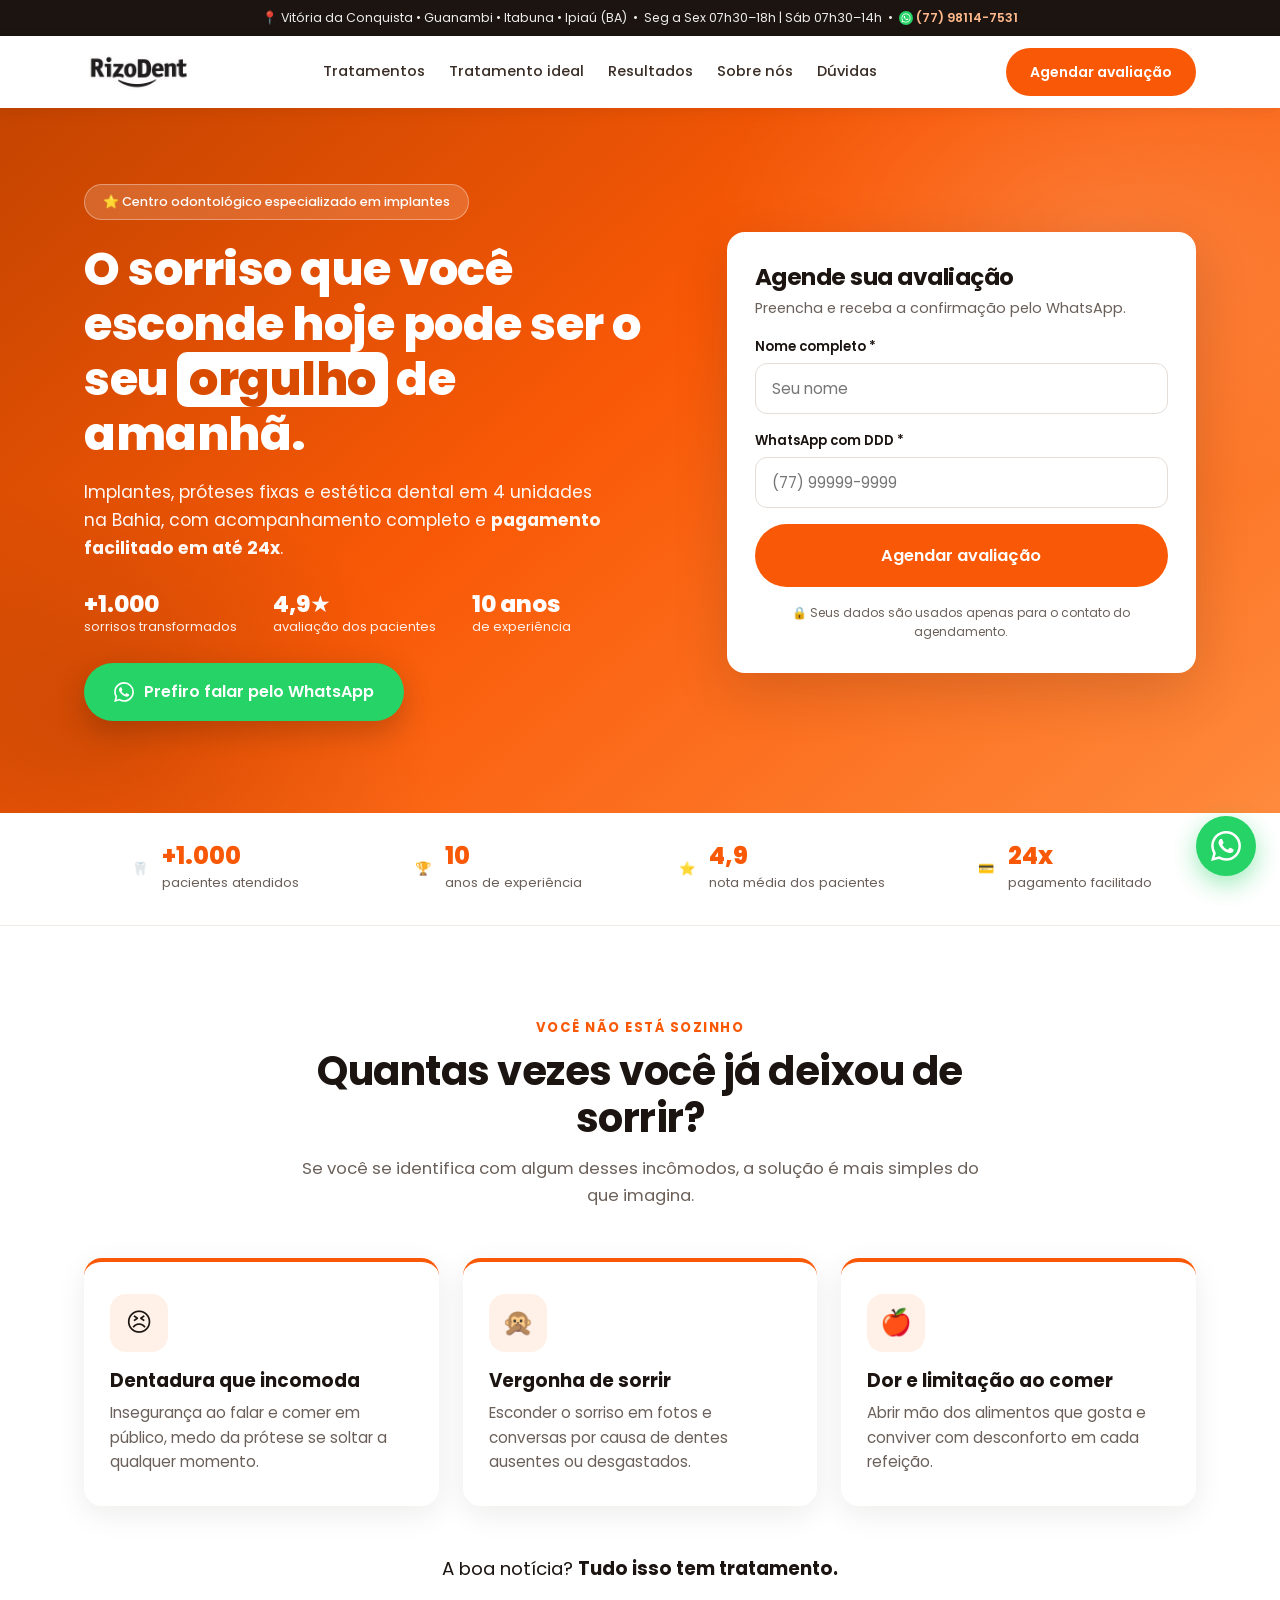
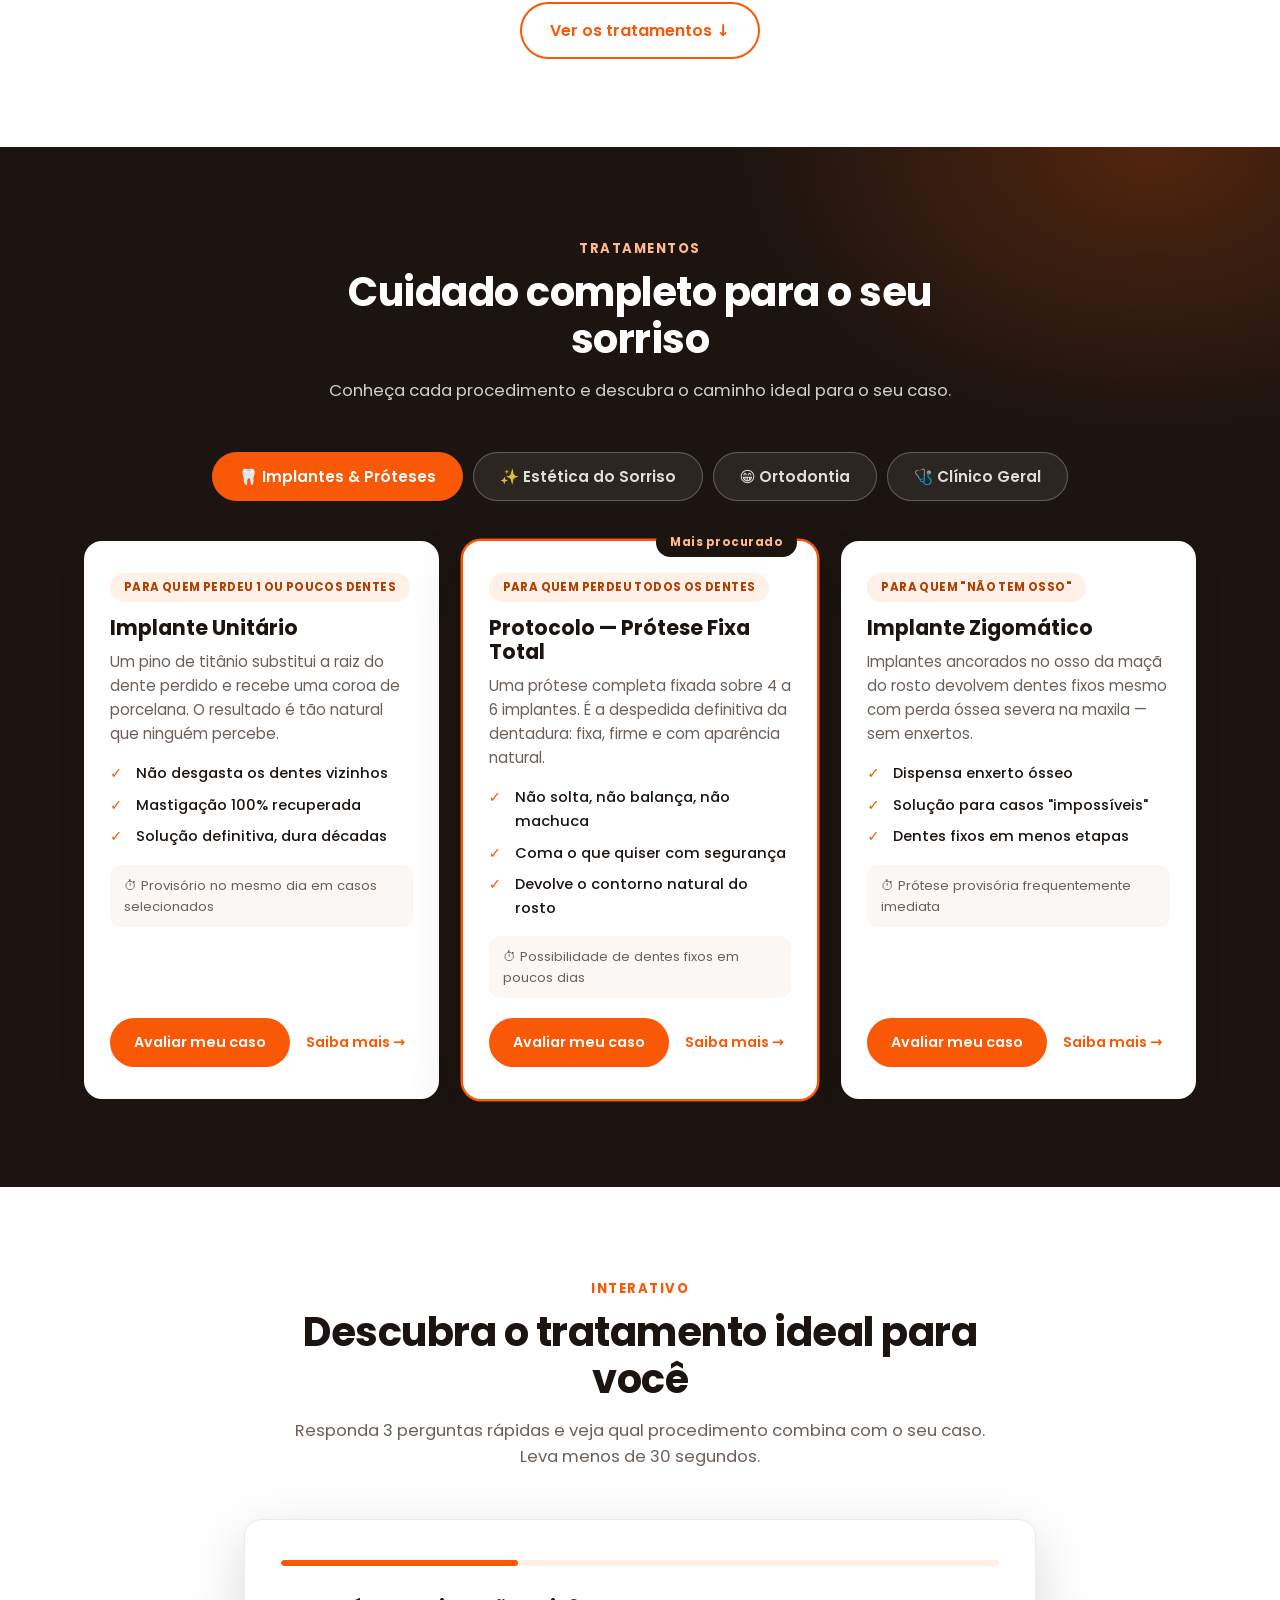
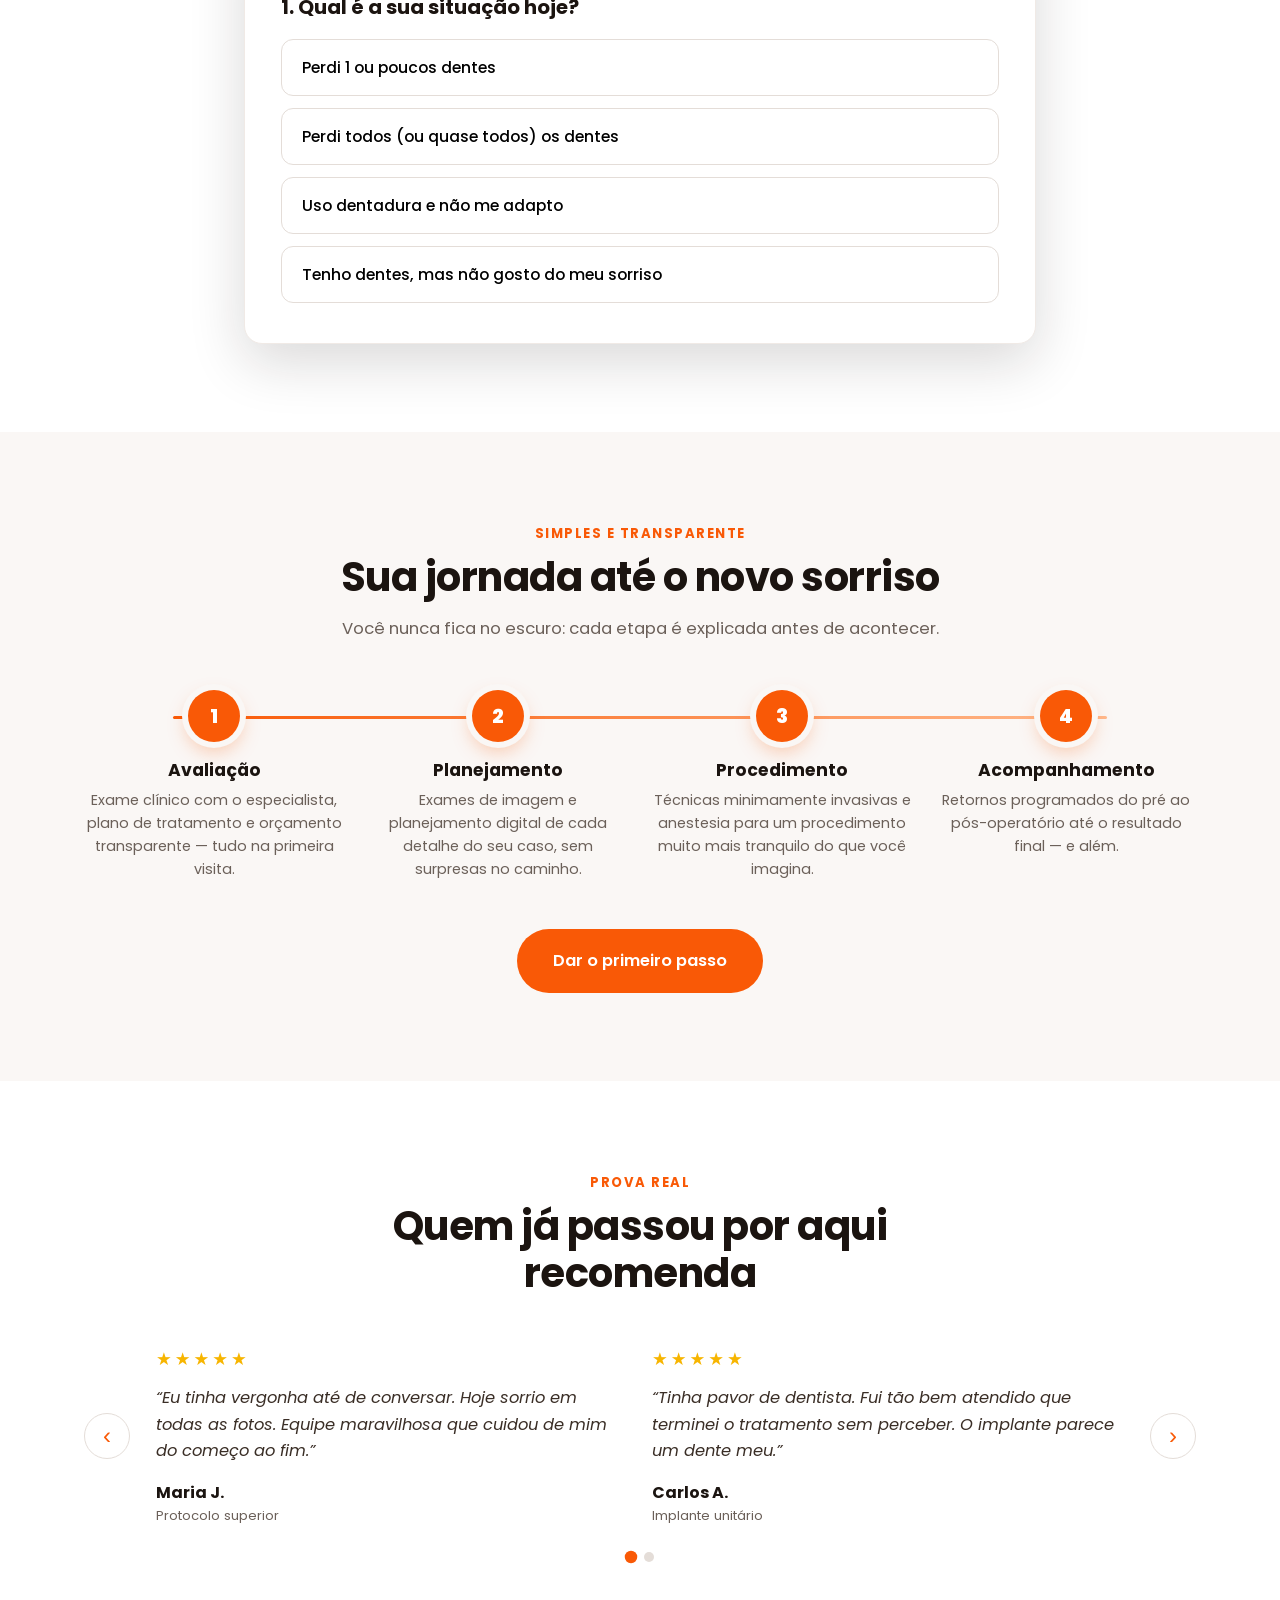
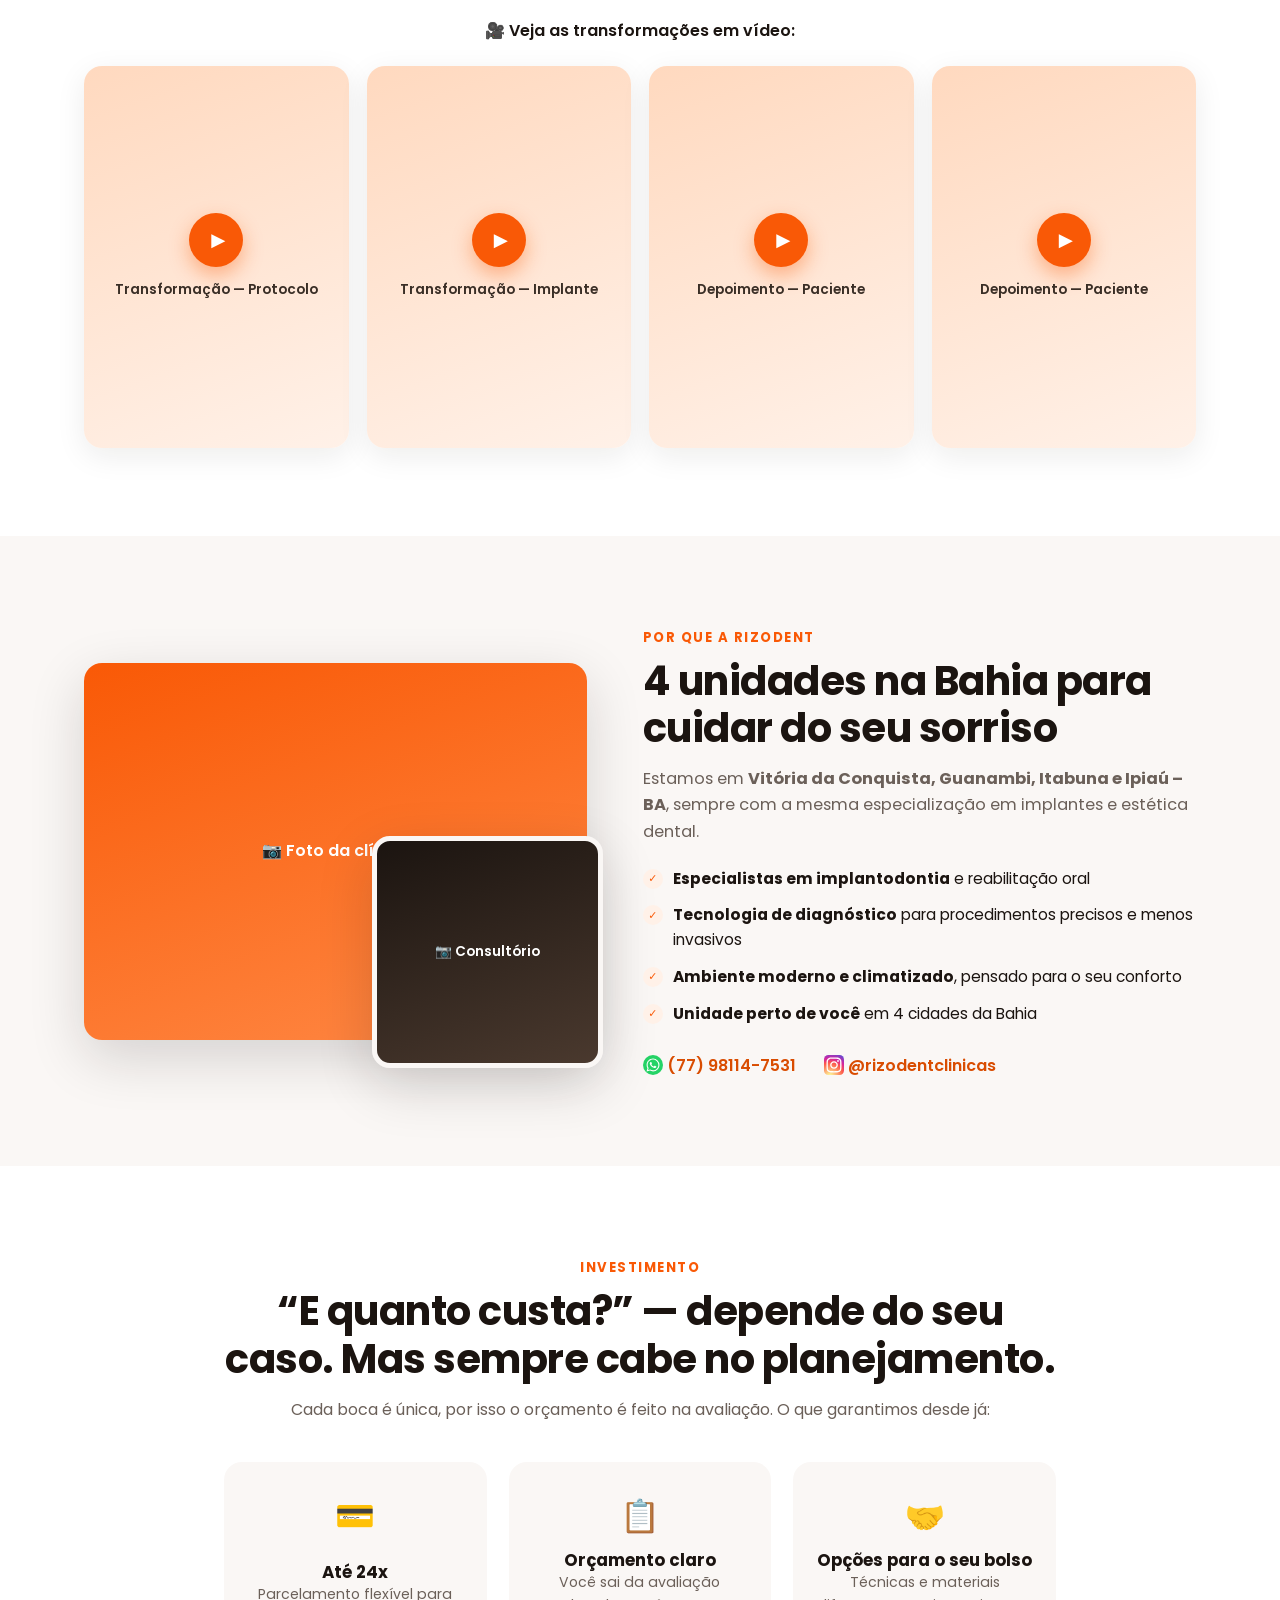
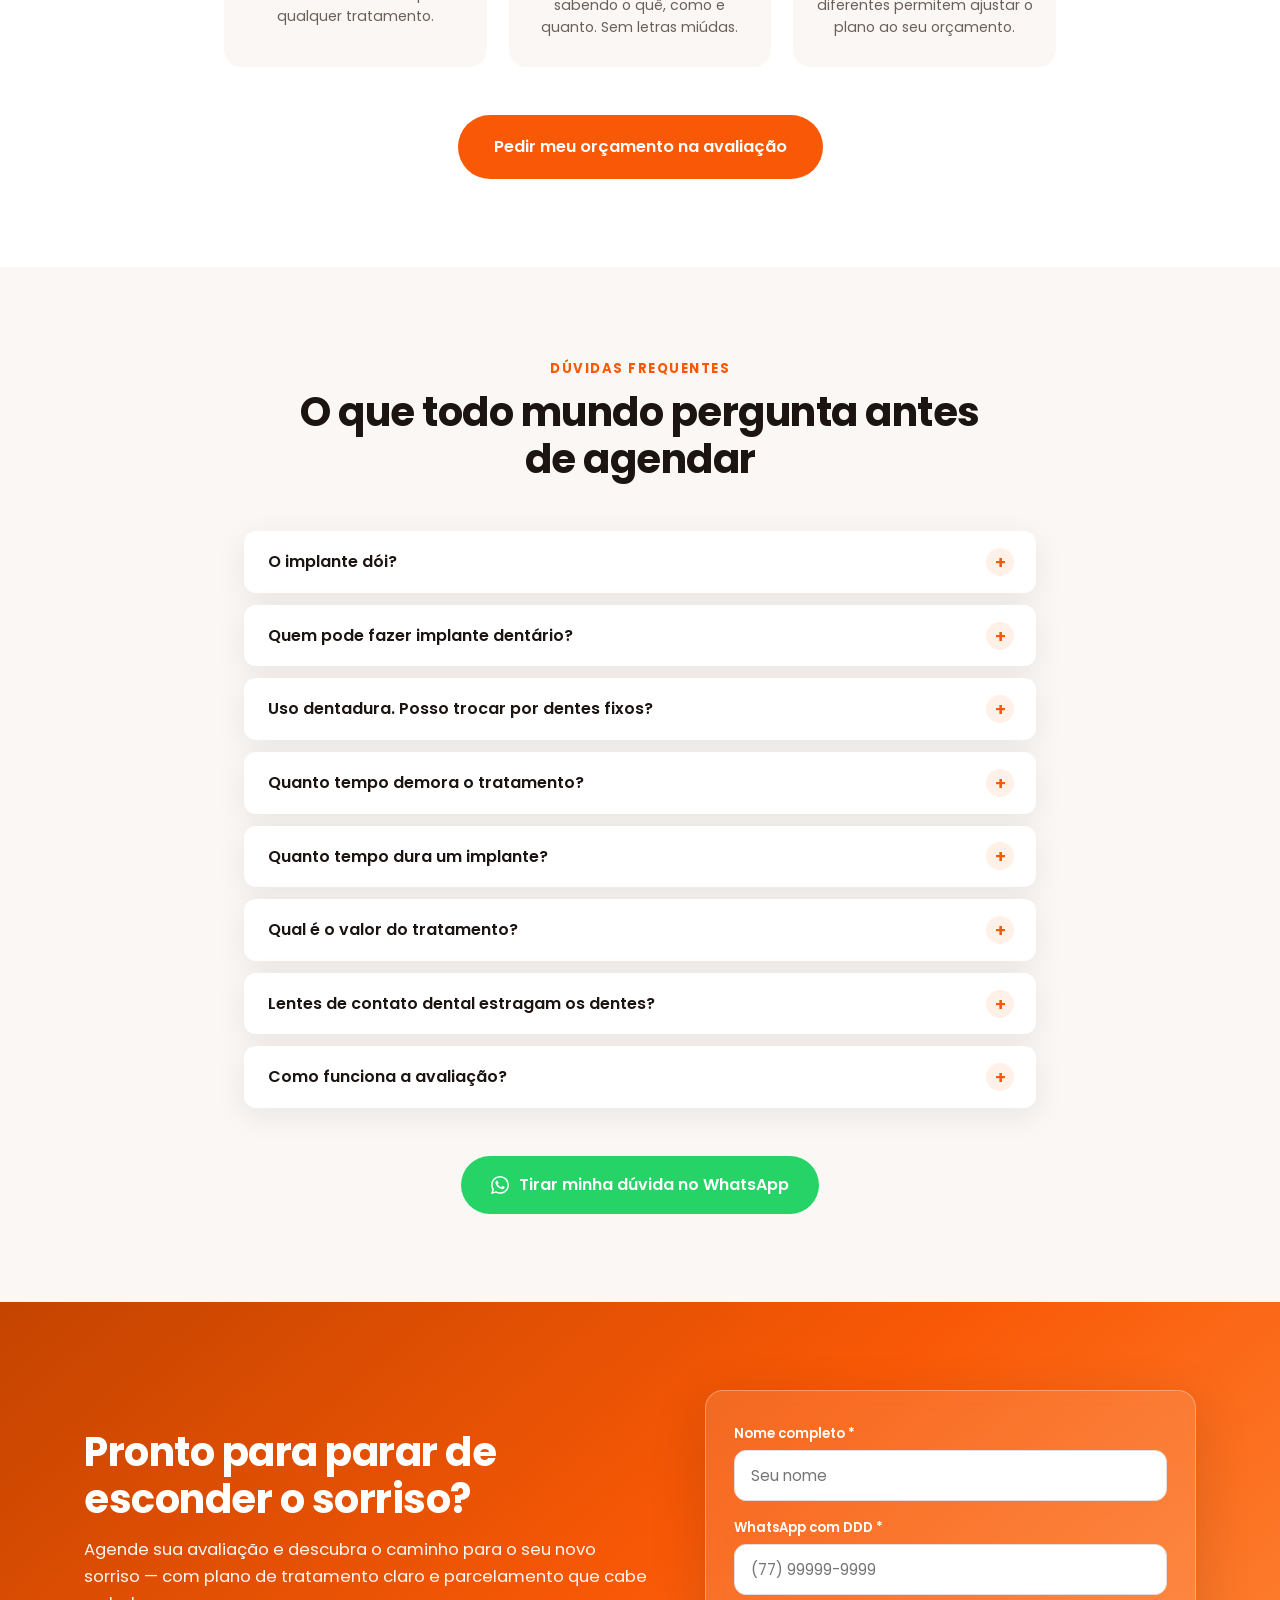
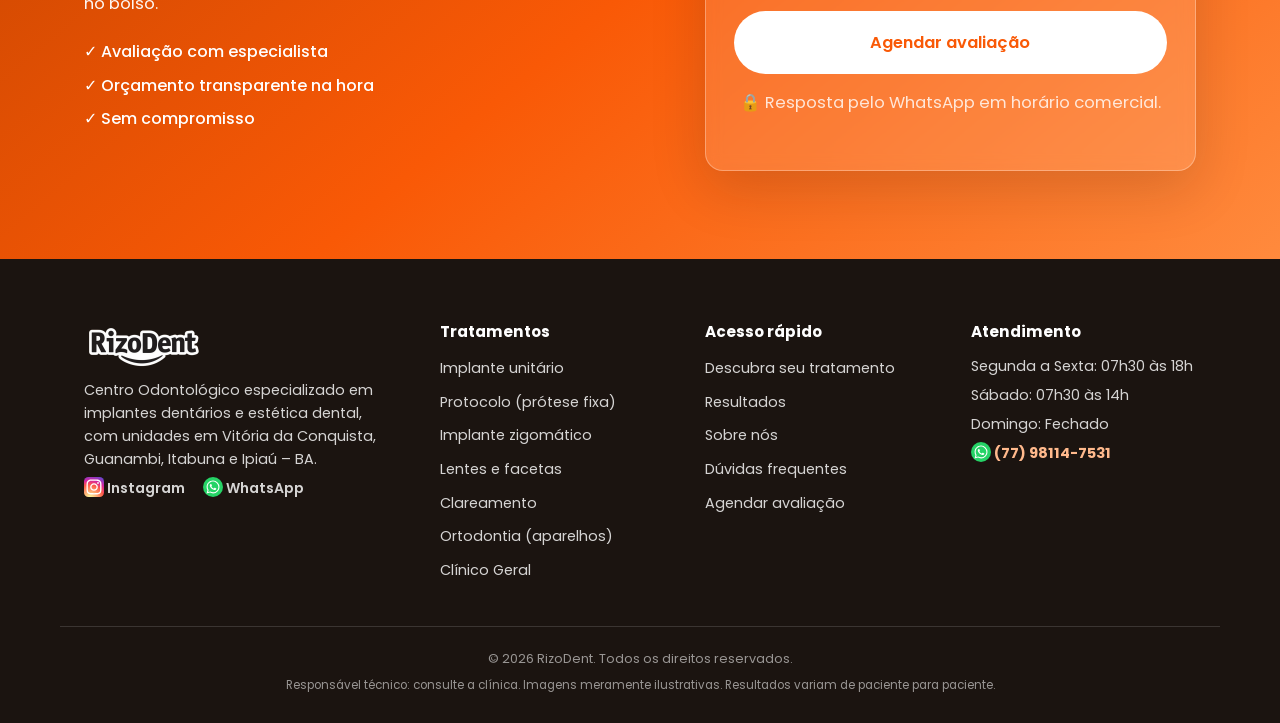
<file: index.html>
<!DOCTYPE html>
<html lang="pt-BR">
<head>
  <meta charset="UTF-8">
  <meta name="viewport" content="width=device-width, initial-scale=1.0">
  <title>RizoDent — Implantes Dentários e Estética | 4 unidades na Bahia</title>
  <meta name="description" content="Implantes, próteses e estética dental na RizoDent — unidades em Vitória da Conquista, Guanambi, Itabuna e Ipiaú (BA). Avaliação com especialista e parcelamento em até 24x.">
  <meta property="og:title" content="RizoDent — Implantes Dentários | Volte a sorrir sem vergonha">
  <meta property="og:description" content="Implantes, próteses e estética dental com pagamento facilitado. Agende sua avaliação.">
  <meta property="og:type" content="website">
  <link rel="preconnect" href="https://fonts.googleapis.com">
  <link rel="preconnect" href="https://fonts.gstatic.com" crossorigin>
  <link href="https://fonts.googleapis.com/css2?family=Poppins:wght@400;500;600;700;800;900&display=swap" rel="stylesheet">
  <link rel="stylesheet" href="css/style.css?v=6">
</head>
<body>

  <!-- ===== Topbar ===== -->
  <div class="topbar">
    <p>📍 Vitória da Conquista • Guanambi • Itabuna • Ipiaú (BA)&ensp;•&ensp;Seg a Sex 07h30–18h | Sáb 07h30–14h&ensp;•&ensp;<a href="https://wa.me/5577981147531?text=Ol%C3%A1!%20Vim%20do%20site." target="_blank" rel="noopener"><img class="icon-img icon-img--sm" src="img/whatsapp.svg" alt=""> (77) 98114-7531</a></p>
  </div>

  <!-- ===== Header ===== -->
  <header class="header" id="header">
    <div class="container header__inner">
      <a href="#inicio" class="logo" aria-label="RizoDent — Início"><img src="img/logo-rizodent.png" alt="RizoDent — Centro Odontológico"></a>
      <nav class="nav" id="nav" aria-label="Navegação principal">
        <a href="tratamentos.html">Tratamentos</a>
        <a href="#quiz">Tratamento ideal</a>
        <a href="resultados.html">Resultados</a>
        <a href="sobre.html">Sobre nós</a>
        <a href="#faq">Dúvidas</a>
      </nav>
      <a href="#agendar" class="btn btn--primary header__cta">Agendar avaliação</a>
      <button class="nav-toggle" id="navToggle" aria-label="Abrir menu" aria-expanded="false">
        <span></span><span></span><span></span>
      </button>
    </div>
  </header>

  <main>
    <!-- ===== Hero com formulário ===== -->
    <section class="hero" id="inicio">
      <div class="hero__bg" aria-hidden="true"></div>
      <div class="container hero__inner">
        <div class="hero__content reveal">
          <span class="chip">⭐ Centro odontológico especializado em implantes</span>
          <h1>O sorriso que você esconde hoje pode ser o seu <em>orgulho</em> de amanhã.</h1>
          <p class="hero__sub">
            Implantes, próteses fixas e estética dental em 4 unidades na Bahia,
            com acompanhamento completo e <strong>pagamento facilitado em até 24x</strong>.
          </p>
          <ul class="hero__proof">
            <li><strong>+1.000</strong><span>sorrisos transformados</span></li>
            <li><strong>4,9★</strong><span>avaliação dos pacientes</span></li>
            <li><strong>10 anos</strong><span>de experiência</span></li>
          </ul>
          <div class="hero__whats">
            <a href="https://wa.me/5577981147531?text=Ol%C3%A1!%20Vim%20do%20site.%20Quero%20agendar%20uma%20avalia%C3%A7%C3%A3o%20na%20RizoDent."
               class="btn btn--whatsapp" target="_blank" rel="noopener">
              <svg viewBox="0 0 24 24" width="20" height="20" fill="currentColor" aria-hidden="true"><path d="M17.472 14.382c-.297-.149-1.758-.867-2.03-.967-.273-.099-.471-.148-.67.15-.197.297-.767.966-.94 1.164-.173.199-.347.223-.644.075-.297-.15-1.255-.463-2.39-1.475-.883-.788-1.48-1.761-1.653-2.059-.173-.297-.018-.458.13-.606.134-.133.298-.347.446-.52.149-.174.198-.298.298-.497.099-.198.05-.371-.025-.52-.075-.149-.669-1.612-.916-2.207-.242-.579-.487-.5-.669-.51-.173-.008-.371-.01-.57-.01-.198 0-.52.074-.792.372-.272.297-1.04 1.016-1.04 2.479 0 1.462 1.065 2.875 1.213 3.074.149.198 2.096 3.2 5.077 4.487.709.306 1.262.489 1.694.625.712.227 1.36.195 1.871.118.571-.085 1.758-.719 2.006-1.413.248-.694.248-1.289.173-1.413-.074-.124-.272-.198-.57-.347m-5.421 7.403h-.004a9.87 9.87 0 01-5.031-1.378l-.361-.214-3.741.982.998-3.648-.235-.374a9.86 9.86 0 01-1.51-5.26c.001-5.45 4.436-9.884 9.888-9.884 2.64 0 5.122 1.03 6.988 2.898a9.825 9.825 0 012.893 6.994c-.003 5.45-4.437 9.884-9.885 9.884m8.413-18.297A11.815 11.815 0 0012.05 0C5.495 0 .16 5.335.157 11.892c0 2.096.547 4.142 1.588 5.945L.057 24l6.305-1.654a11.882 11.882 0 005.683 1.448h.005c6.554 0 11.89-5.335 11.893-11.893a11.821 11.821 0 00-3.48-8.413Z"/></svg>
              Prefiro falar pelo WhatsApp
            </a>
          </div>
        </div>

        <!-- Formulário no hero: captura acima da dobra -->
        <div class="hero__form-wrap reveal" id="agendar">
          <form class="form form--hero lead-form" id="leadForm" novalidate>
            <h2>Agende sua avaliação</h2>
            <p class="form__sub">Preencha e receba a confirmação pelo WhatsApp.</p>
            <div class="form__field">
              <label for="nome">Nome completo *</label>
              <input type="text" id="nome" name="nome" placeholder="Seu nome" required autocomplete="name">
            </div>
            <div class="form__field">
              <label for="telefone">WhatsApp com DDD *</label>
              <input type="tel" id="telefone" name="telefone" placeholder="(77) 99999-9999" required inputmode="numeric" autocomplete="tel">
            </div>
            <button type="submit" class="btn btn--primary btn--lg btn--block">Agendar avaliação</button>
            <p class="form__privacy">🔒 Seus dados são usados apenas para o contato do agendamento.</p>
          </form>
        </div>
      </div>
    </section>

    <!-- ===== Barra de confiança ===== -->
    <section class="trustbar">
      <div class="container trustbar__grid">
        <div class="trust reveal"><span class="trust__icon">🦷</span><div><strong data-count="1000">0</strong><span>pacientes atendidos</span></div></div>
        <div class="trust reveal"><span class="trust__icon">🏆</span><div><strong data-count="10">0</strong><span>anos de experiência</span></div></div>
        <div class="trust reveal"><span class="trust__icon">⭐</span><div><strong>4,9</strong><span>nota média dos pacientes</span></div></div>
        <div class="trust reveal"><span class="trust__icon">💳</span><div><strong>24x</strong><span>pagamento facilitado</span></div></div>
      </div>
    </section>

    <!-- ===== Dores ===== -->
    <section class="section pains">
      <div class="container">
        <header class="section__head reveal">
          <span class="eyebrow">Você não está sozinho</span>
          <h2>Quantas vezes você já deixou de sorrir?</h2>
          <p>Se você se identifica com algum desses incômodos, a solução é mais simples do que imagina.</p>
        </header>
        <div class="cards-3">
          <article class="card card--pain reveal">
            <div class="card__icon">😣</div>
            <h3>Dentadura que incomoda</h3>
            <p>Insegurança ao falar e comer em público, medo da prótese se soltar a qualquer momento.</p>
          </article>
          <article class="card card--pain reveal">
            <div class="card__icon">🙊</div>
            <h3>Vergonha de sorrir</h3>
            <p>Esconder o sorriso em fotos e conversas por causa de dentes ausentes ou desgastados.</p>
          </article>
          <article class="card card--pain reveal">
            <div class="card__icon">🍎</div>
            <h3>Dor e limitação ao comer</h3>
            <p>Abrir mão dos alimentos que gosta e conviver com desconforto em cada refeição.</p>
          </article>
        </div>
        <div class="section__cta reveal">
          <p class="pains__bridge">A boa notícia? <strong>Tudo isso tem tratamento.</strong></p>
          <a href="#tratamentos" class="btn btn--outline">Ver os tratamentos ↓</a>
        </div>
      </div>
    </section>

    <!-- ===== Tratamentos (tabs) ===== -->
    <section class="section section--dark treatments" id="tratamentos">
      <div class="container">
        <header class="section__head reveal">
          <span class="eyebrow eyebrow--light">Tratamentos</span>
          <h2>Cuidado completo para o seu sorriso</h2>
          <p>Conheça cada procedimento e descubra o caminho ideal para o seu caso.</p>
        </header>

        <div class="tabs reveal" role="tablist" aria-label="Categorias de tratamento">
          <button class="tab active" role="tab" aria-selected="true" data-tab="implantes">🦷 Implantes &amp; Próteses</button>
          <button class="tab" role="tab" aria-selected="false" data-tab="estetica">✨ Estética do Sorriso</button>
          <button class="tab" role="tab" aria-selected="false" data-tab="ortodontia">😁 Ortodontia</button>
          <button class="tab" role="tab" aria-selected="false" data-tab="clinica">🩺 Clínico Geral</button>
        </div>

        <!-- Implantes -->
        <div class="tab-panel active" id="panel-implantes" role="tabpanel">
          <div class="cards-3 cards-3--wide">
            <article class="card card--treatment reveal">
              <span class="card__tag">Para quem perdeu 1 ou poucos dentes</span>
              <h3>Implante Unitário</h3>
              <p>Um pino de titânio substitui a raiz do dente perdido e recebe uma coroa de porcelana. O resultado é tão natural que ninguém percebe.</p>
              <ul>
                <li>Não desgasta os dentes vizinhos</li>
                <li>Mastigação 100% recuperada</li>
                <li>Solução definitiva, dura décadas</li>
              </ul>
              <div class="card__meta"><span>⏱ Provisório no mesmo dia em casos selecionados</span></div>
              <div class="card__actions">
                <a href="#agendar" class="btn btn--primary btn--sm">Avaliar meu caso</a>
                <a href="implante-unitario.html" class="card__more">Saiba mais →</a>
              </div>
            </article>
            <article class="card card--treatment card--featured reveal">
              <span class="card__badge">Mais procurado</span>
              <span class="card__tag">Para quem perdeu todos os dentes</span>
              <h3>Protocolo — Prótese Fixa Total</h3>
              <p>Uma prótese completa fixada sobre 4 a 6 implantes. É a despedida definitiva da dentadura: fixa, firme e com aparência natural.</p>
              <ul>
                <li>Não solta, não balança, não machuca</li>
                <li>Coma o que quiser com segurança</li>
                <li>Devolve o contorno natural do rosto</li>
              </ul>
              <div class="card__meta"><span>⏱ Possibilidade de dentes fixos em poucos dias</span></div>
              <div class="card__actions">
                <a href="#agendar" class="btn btn--primary btn--sm">Avaliar meu caso</a>
                <a href="protocolo.html" class="card__more">Saiba mais →</a>
              </div>
            </article>
            <article class="card card--treatment reveal">
              <span class="card__tag">Para quem "não tem osso"</span>
              <h3>Implante Zigomático</h3>
              <p>Implantes ancorados no osso da maçã do rosto devolvem dentes fixos mesmo com perda óssea severa na maxila — sem enxertos.</p>
              <ul>
                <li>Dispensa enxerto ósseo</li>
                <li>Solução para casos "impossíveis"</li>
                <li>Dentes fixos em menos etapas</li>
              </ul>
              <div class="card__meta"><span>⏱ Prótese provisória frequentemente imediata</span></div>
              <div class="card__actions">
                <a href="#agendar" class="btn btn--primary btn--sm">Avaliar meu caso</a>
                <a href="implante-zigomatico.html" class="card__more">Saiba mais →</a>
              </div>
            </article>
          </div>
        </div>

        <!-- Estética -->
        <div class="tab-panel" id="panel-estetica" role="tabpanel" hidden>
          <div class="cards-3 cards-3--wide">
            <article class="card card--treatment reveal">
              <span class="card__tag">Para transformar o sorriso</span>
              <h3>Lentes de Contato &amp; Facetas</h3>
              <p>Lâminas ultrafinas de porcelana ou resina aplicadas sobre os dentes para corrigir cor, formato e pequenos desalinhamentos.</p>
              <ul>
                <li>Sorriso harmônico e natural</li>
                <li>Procedimento pouco invasivo</li>
                <li>Resultado imediato</li>
              </ul>
              <div class="card__meta"><span>⏱ Em poucas sessões</span></div>
              <div class="card__actions">
                <a href="#agendar" class="btn btn--primary btn--sm">Avaliar meu caso</a>
                <a href="lentes-e-facetas.html" class="card__more">Saiba mais →</a>
              </div>
            </article>
            <article class="card card--treatment reveal">
              <span class="card__tag">Para dentes mais brancos</span>
              <h3>Clareamento Dental</h3>
              <p>Clareamento profissional em consultório ou supervisionado em casa, com segurança para o esmalte e resultado visível.</p>
              <ul>
                <li>Vários tons mais claros</li>
                <li>Acompanhamento profissional</li>
                <li>Protocolo seguro e confortável</li>
              </ul>
              <div class="card__meta"><span>⏱ Resultados a partir da 1ª sessão</span></div>
              <div class="card__actions">
                <a href="#agendar" class="btn btn--primary btn--sm">Avaliar meu caso</a>
                <a href="clareamento.html" class="card__more">Saiba mais →</a>
              </div>
            </article>
            <article class="card card--treatment reveal">
              <span class="card__tag">Para renovar restaurações antigas</span>
              <h3>Recontorno &amp; Restaurações Estéticas</h3>
              <p>Substituição de restaurações escurecidas e ajustes no formato dos dentes para devolver a harmonia do sorriso.</p>
              <ul>
                <li>Corrige bordas e desgastes</li>
                <li>Cor igual ao dente natural</li>
                <li>Procedimento rápido</li>
              </ul>
              <div class="card__meta"><span>⏱ Normalmente em 1 sessão</span></div>
              <div class="card__actions">
                <a href="#agendar" class="btn btn--primary btn--sm">Avaliar meu caso</a>
                <a href="lentes-e-facetas.html" class="card__more">Saiba mais →</a>
              </div>
            </article>
          </div>
        </div>

        <!-- Clínica geral -->
        <!-- Ortodontia -->
        <div class="tab-panel" id="panel-ortodontia" role="tabpanel" hidden>
          <div class="cards-3 cards-3--wide">
            <article class="card card--treatment reveal">
              <span class="card__tag">O mais usado no Brasil</span>
              <h3>Aparelho Fixo Tradicional</h3>
              <p>Corrige o alinhamento dos dentes com eficiência, segurança e o melhor custo-benefício.</p>
              <ul>
                <li>Trata de casos simples a complexos</li>
                <li>Borrachinhas personalizáveis</li>
                <li>Manutenções mensais rápidas</li>
              </ul>
              <div class="card__meta"><span>⏱ Tratamento médio de 12 a 36 meses</span></div>
              <div class="card__actions">
                <a href="#agendar" class="btn btn--primary btn--sm">Avaliar meu caso</a>
                <a href="ortodontia.html" class="card__more">Saiba mais →</a>
              </div>
            </article>
            <article class="card card--treatment reveal">
              <span class="card__tag">Discrição no dia a dia</span>
              <h3>Aparelho Estético</h3>
              <p>Bráquetes transparentes que se misturam aos dentes — a eficiência do fixo, sem chamar atenção.</p>
              <ul>
                <li>Visual discreto em fotos e reuniões</li>
                <li>Mesma eficiência do tradicional</li>
                <li>Ideal para adultos</li>
              </ul>
              <div class="card__meta"><span>⏱ Tratamento médio de 12 a 36 meses</span></div>
              <div class="card__actions">
                <a href="#agendar" class="btn btn--primary btn--sm">Avaliar meu caso</a>
                <a href="ortodontia.html" class="card__more">Saiba mais →</a>
              </div>
            </article>
            <article class="card card--treatment reveal">
              <span class="card__tag">Quase invisível</span>
              <h3>Alinhador Transparente</h3>
              <p>Placas removíveis e transparentes que alinham os dentes sem que ninguém perceba.</p>
              <ul>
                <li>Removível para comer e escovar</li>
                <li>Conforto sem bráquetes</li>
                <li>Praticamente imperceptível</li>
              </ul>
              <div class="card__meta"><span>⏱ Indicado para casos compatíveis — confirme na avaliação</span></div>
              <div class="card__actions">
                <a href="#agendar" class="btn btn--primary btn--sm">Avaliar meu caso</a>
                <a href="ortodontia.html" class="card__more">Saiba mais →</a>
              </div>
            </article>
          </div>
        </div>

        <div class="tab-panel" id="panel-clinica" role="tabpanel" hidden>
          <div class="cards-3 cards-3--wide">
            <article class="card card--treatment reveal">
              <span class="card__tag">Prevenção em dia</span>
              <h3>Limpeza &amp; Profilaxia</h3>
              <p>Remoção de placa e tártaro com polimento completo. A base de toda saúde bucal — e do sucesso de qualquer tratamento.</p>
              <ul>
                <li>Previne cáries e gengivite</li>
                <li>Hálito renovado</li>
                <li>Recomendada a cada 6 meses</li>
              </ul>
              <div class="card__meta"><span>⏱ Sessão única e rápida</span></div>
              <div class="card__actions">
                <a href="#agendar" class="btn btn--primary btn--sm">Agendar limpeza</a>
                <a href="clinica-geral.html" class="card__more">Saiba mais →</a>
              </div>
            </article>
            <article class="card card--treatment reveal">
              <span class="card__tag">Tratamento de cáries</span>
              <h3>Restaurações</h3>
              <p>Tratamento de cáries e fraturas com resinas modernas da cor do dente, devolvendo função e estética.</p>
              <ul>
                <li>Material resistente e estético</li>
                <li>Preserva o dente natural</li>
                <li>Sem dor, com anestesia</li>
              </ul>
              <div class="card__meta"><span>⏱ Normalmente em 1 sessão</span></div>
              <div class="card__actions">
                <a href="#agendar" class="btn btn--primary btn--sm">Avaliar meu caso</a>
                <a href="clinica-geral.html" class="card__more">Saiba mais →</a>
              </div>
            </article>
            <article class="card card--treatment reveal">
              <span class="card__tag">Alívio da dor</span>
              <h3>Tratamento de Canal</h3>
              <p>Remoção da infecção interna do dente com técnicas modernas que tornam o procedimento muito mais confortável do que sua fama.</p>
              <ul>
                <li>Salva o dente natural</li>
                <li>Elimina a dor de vez</li>
                <li>Técnicas atuais, mais rápidas</li>
              </ul>
              <div class="card__meta"><span>⏱ De 1 a 2 sessões na maioria dos casos</span></div>
              <div class="card__actions">
                <a href="#agendar" class="btn btn--primary btn--sm">Avaliar meu caso</a>
                <a href="clinica-geral.html" class="card__more">Saiba mais →</a>
              </div>
            </article>
          </div>
        </div>
      </div>
    </section>

    <!-- ===== Quiz ===== -->
    <section class="section quiz" id="quiz">
      <div class="container container--narrow">
        <header class="section__head reveal">
          <span class="eyebrow">Interativo</span>
          <h2>Descubra o tratamento ideal para você</h2>
          <p>Responda 3 perguntas rápidas e veja qual procedimento combina com o seu caso. Leva menos de 30 segundos.</p>
        </header>
        <div class="quiz__box reveal" id="quizBox">
          <div class="quiz__progress"><span id="quizProgress"></span></div>

          <div class="quiz__step active" data-step="1">
            <h3>1. Qual é a sua situação hoje?</h3>
            <div class="quiz__options">
              <button data-value="um">Perdi 1 ou poucos dentes</button>
              <button data-value="todos">Perdi todos (ou quase todos) os dentes</button>
              <button data-value="dentadura">Uso dentadura e não me adapto</button>
              <button data-value="estetica">Tenho dentes, mas não gosto do meu sorriso</button>
            </div>
          </div>

          <div class="quiz__step" data-step="2">
            <h3>2. O que mais te incomoda?</h3>
            <div class="quiz__options">
              <button data-value="mastigar">Dificuldade para mastigar</button>
              <button data-value="aparencia">A aparência do sorriso</button>
              <button data-value="seguranca">Insegurança com prótese solta</button>
              <button data-value="dor">Dor ou sensibilidade</button>
            </div>
          </div>

          <div class="quiz__step" data-step="3">
            <h3>3. O que é mais importante para você?</h3>
            <div class="quiz__options">
              <button data-value="definitivo">Solução definitiva, mesmo que invista mais</button>
              <button data-value="custo">Melhor custo-benefício</button>
              <button data-value="rapido">Resultado o mais rápido possível</button>
              <button data-value="orientacao">Quero orientação do especialista</button>
            </div>
          </div>

          <div class="quiz__result" id="quizResult" hidden>
            <span class="quiz__result-icon">🎯</span>
            <h3 id="quizResultTitle"></h3>
            <p id="quizResultText"></p>
            <div class="quiz__result-actions">
              <a href="#" class="btn btn--whatsapp btn--lg" id="quizWhats" target="_blank" rel="noopener"><svg viewBox="0 0 24 24" width="18" height="18" fill="currentColor" aria-hidden="true"><path d="M17.472 14.382c-.297-.149-1.758-.867-2.03-.967-.273-.099-.471-.148-.67.15-.197.297-.767.966-.94 1.164-.173.199-.347.223-.644.075-.297-.15-1.255-.463-2.39-1.475-.883-.788-1.48-1.761-1.653-2.059-.173-.297-.018-.458.13-.606.134-.133.298-.347.446-.52.149-.174.198-.298.298-.497.099-.198.05-.371-.025-.52-.075-.149-.669-1.612-.916-2.207-.242-.579-.487-.5-.669-.51-.173-.008-.371-.01-.57-.01-.198 0-.52.074-.792.372-.272.297-1.04 1.016-1.04 2.479 0 1.462 1.065 2.875 1.213 3.074.149.198 2.096 3.2 5.077 4.487.709.306 1.262.489 1.694.625.712.227 1.36.195 1.871.118.571-.085 1.758-.719 2.006-1.413.248-.694.248-1.289.173-1.413-.074-.124-.272-.198-.57-.347m-5.421 7.403h-.004a9.87 9.87 0 01-5.031-1.378l-.361-.214-3.741.982.998-3.648-.235-.374a9.86 9.86 0 01-1.51-5.26c.001-5.45 4.436-9.884 9.888-9.884 2.64 0 5.122 1.03 6.988 2.898a9.825 9.825 0 012.893 6.994c-.003 5.45-4.437 9.884-9.885 9.884m8.413-18.297A11.815 11.815 0 0012.05 0C5.495 0 .16 5.335.157 11.892c0 2.096.547 4.142 1.588 5.945L.057 24l6.305-1.654a11.882 11.882 0 005.683 1.448h.005c6.554 0 11.89-5.335 11.893-11.893a11.821 11.821 0 00-3.48-8.413Z"/></svg> Falar com especialista no WhatsApp</a>
              <button class="btn btn--outline" id="quizRestart" type="button">Refazer o teste</button>
            </div>
            <p class="quiz__disclaimer">O resultado é uma orientação inicial. A indicação definitiva é feita pelo especialista na avaliação clínica.</p>
          </div>
        </div>
      </div>
    </section>

    <!-- ===== Jornada ===== -->
    <section class="section section--gray journey" id="jornada">
      <div class="container">
        <header class="section__head reveal">
          <span class="eyebrow">Simples e transparente</span>
          <h2>Sua jornada até o novo sorriso</h2>
          <p>Você nunca fica no escuro: cada etapa é explicada antes de acontecer.</p>
        </header>
        <ol class="journey__line">
          <li class="jstep reveal">
            <span class="jstep__num">1</span>
            <div>
              <h3>Avaliação</h3>
              <p>Exame clínico com o especialista, plano de tratamento e orçamento transparente — tudo na primeira visita.</p>
            </div>
          </li>
          <li class="jstep reveal">
            <span class="jstep__num">2</span>
            <div>
              <h3>Planejamento</h3>
              <p>Exames de imagem e planejamento digital de cada detalhe do seu caso, sem surpresas no caminho.</p>
            </div>
          </li>
          <li class="jstep reveal">
            <span class="jstep__num">3</span>
            <div>
              <h3>Procedimento</h3>
              <p>Técnicas minimamente invasivas e anestesia para um procedimento muito mais tranquilo do que você imagina.</p>
            </div>
          </li>
          <li class="jstep reveal">
            <span class="jstep__num">4</span>
            <div>
              <h3>Acompanhamento</h3>
              <p>Retornos programados do pré ao pós-operatório até o resultado final — e além.</p>
            </div>
          </li>
        </ol>
        <div class="section__cta reveal">
          <a href="#agendar" class="btn btn--primary btn--lg">Dar o primeiro passo</a>
        </div>
      </div>
    </section>

    <!-- ===== Depoimentos ===== -->
    <section class="section testimonials" id="depoimentos">
      <div class="container">
        <header class="section__head reveal">
          <span class="eyebrow">Prova real</span>
          <h2>Quem já passou por aqui recomenda</h2>
        </header>

        <div class="carousel reveal" id="carousel">
          <button class="carousel__btn carousel__btn--prev" id="carouselPrev" aria-label="Depoimento anterior">‹</button>
          <div class="carousel__viewport" id="carouselViewport">
            <div class="carousel__track" id="carouselTrack">
              <figure class="quote">
                <div class="quote__stars">★★★★★</div>
                <blockquote>“Eu tinha vergonha até de conversar. Hoje sorrio em todas as fotos. Equipe maravilhosa que cuidou de mim do começo ao fim.”</blockquote>
                <figcaption><strong>Maria J.</strong><span>Protocolo superior</span></figcaption>
              </figure>
              <figure class="quote">
                <div class="quote__stars">★★★★★</div>
                <blockquote>“Tinha pavor de dentista. Fui tão bem atendido que terminei o tratamento sem perceber. O implante parece um dente meu.”</blockquote>
                <figcaption><strong>Carlos A.</strong><span>Implante unitário</span></figcaption>
              </figure>
              <figure class="quote">
                <div class="quote__stars">★★★★★</div>
                <blockquote>“Minha dentadura vivia solta e diziam que eu não tinha osso. Com o implante zigomático voltei a comer churrasco com a família.”</blockquote>
                <figcaption><strong>Antônia S.</strong><span>Implante zigomático</span></figcaption>
              </figure>
              <figure class="quote">
                <div class="quote__stars">★★★★★</div>
                <blockquote>“Atendimento humano de verdade, preço justo e parcelado. Indico a RizoDent para todo mundo.”</blockquote>
                <figcaption><strong>José R.</strong><span>Prótese fixa</span></figcaption>
              </figure>
            </div>
          </div>
          <button class="carousel__btn carousel__btn--next" id="carouselNext" aria-label="Próximo depoimento">›</button>
        </div>
        <div class="carousel__dots" id="carouselDots" role="tablist" aria-label="Navegação dos depoimentos"></div>

        <div class="videos reveal">
          <p class="videos__label">🎥 Veja as transformações em vídeo:</p>
          <div class="videos__grid">
            <!-- Substituir os href pelos links reais dos YouTube Shorts -->
            <a class="video-card" href="#" target="_blank" rel="noopener"><span>▶</span><p>Transformação — Protocolo</p></a>
            <a class="video-card" href="#" target="_blank" rel="noopener"><span>▶</span><p>Transformação — Implante</p></a>
            <a class="video-card" href="#" target="_blank" rel="noopener"><span>▶</span><p>Depoimento — Paciente</p></a>
            <a class="video-card" href="#" target="_blank" rel="noopener"><span>▶</span><p>Depoimento — Paciente</p></a>
          </div>
        </div>
      </div>
    </section>

    <!-- ===== A clínica ===== -->
    <section class="section section--gray clinic" id="clinica">
      <div class="container clinic__inner">
        <div class="clinic__visual reveal" aria-hidden="true">
          <!-- Substituir pelas fotos reais da clínica -->
          <div class="clinic__photo clinic__photo--main"><span>📷 Foto da clínica</span></div>
          <div class="clinic__photo clinic__photo--sub"><span>📷 Consultório</span></div>
        </div>
        <div class="clinic__content reveal">
          <span class="eyebrow">Por que a RizoDent</span>
          <h2>4 unidades na Bahia para cuidar do seu sorriso</h2>
          <p>Estamos em <strong>Vitória da Conquista, Guanambi, Itabuna e Ipiaú – BA</strong>, sempre com a mesma especialização em implantes e estética dental.</p>
          <ul class="clinic__list">
            <li><strong>Especialistas em implantodontia</strong> e reabilitação oral</li>
            <li><strong>Tecnologia de diagnóstico</strong> para procedimentos precisos e menos invasivos</li>
            <li><strong>Ambiente moderno e climatizado</strong>, pensado para o seu conforto</li>
            <li><strong>Unidade perto de você</strong> em 4 cidades da Bahia</li>
          </ul>
          <div class="clinic__contact">
            <p><img class="icon-img" src="img/whatsapp.svg" alt="WhatsApp"> <a href="https://wa.me/5577981147531?text=Ol%C3%A1!%20Vim%20do%20site." target="_blank" rel="noopener">(77) 98114-7531</a></p>
            <p><img class="icon-img" src="img/instagram.svg" alt="Instagram"> <a href="https://instagram.com/rizodentclinicas" target="_blank" rel="noopener">@rizodentclinicas</a></p>
          </div>
        </div>
      </div>
    </section>

    <!-- ===== Pagamento ===== -->
    <section class="section payment">
      <div class="container payment__inner">
        <div class="payment__content reveal">
          <span class="eyebrow">Investimento</span>
          <h2>“E quanto custa?” — depende do seu caso. Mas sempre cabe no planejamento.</h2>
          <p>Cada boca é única, por isso o orçamento é feito na avaliação. O que garantimos desde já:</p>
        </div>
        <div class="payment__items">
          <div class="pay-item reveal"><span>💳</span><div><h3>Até 24x</h3><p>Parcelamento flexível para qualquer tratamento.</p></div></div>
          <div class="pay-item reveal"><span>📋</span><div><h3>Orçamento claro</h3><p>Você sai da avaliação sabendo o quê, como e quanto. Sem letras miúdas.</p></div></div>
          <div class="pay-item reveal"><span>🤝</span><div><h3>Opções para o seu bolso</h3><p>Técnicas e materiais diferentes permitem ajustar o plano ao seu orçamento.</p></div></div>
        </div>
        <div class="section__cta reveal">
          <a href="#agendar" class="btn btn--primary btn--lg">Pedir meu orçamento na avaliação</a>
        </div>
      </div>
    </section>

    <!-- ===== FAQ ===== -->
    <section class="section section--gray faq" id="faq">
      <div class="container container--narrow">
        <header class="section__head reveal">
          <span class="eyebrow">Dúvidas frequentes</span>
          <h2>O que todo mundo pergunta antes de agendar</h2>
        </header>
        <div class="accordion">
          <details class="accordion__item reveal">
            <summary>O implante dói?</summary>
            <p>Não. O procedimento é feito com anestesia local e técnicas minimamente invasivas. No pós-operatório, qualquer desconforto é controlado com medicação simples — a maioria dos pacientes se surpreende com a tranquilidade do processo.</p>
          </details>
          <details class="accordion__item reveal">
            <summary>Quem pode fazer implante dentário?</summary>
            <p>Quem perdeu um ou mais dentes e tem saúde bucal adequada. É necessário osso suficiente para a fixação — e mesmo quem tem pouco osso pode ter solução com enxertos. Pacientes com doenças sistêmicas passam por avaliação prévia.</p>
          </details>
          <details class="accordion__item reveal">
            <summary>Uso dentadura. Posso trocar por dentes fixos?</summary>
            <p>Sim — é um dos casos mais comuns na clínica. Com o protocolo (prótese fixa sobre implantes) você ganha a estabilidade que a dentadura não oferece. E mesmo com perda óssea severa, o implante zigomático torna os dentes fixos possíveis.</p>
          </details>
          <details class="accordion__item reveal">
            <summary>Quanto tempo demora o tratamento?</summary>
            <p>Depende do caso. Em situações selecionadas é possível sair com dentes provisórios no mesmo dia. O resultado definitivo costuma levar de 3 a 6 meses, tempo da integração do implante ao osso.</p>
          </details>
          <details class="accordion__item reveal">
            <summary>Quanto tempo dura um implante?</summary>
            <p>Com boa higiene e acompanhamento regular, décadas — muitas vezes a vida inteira. É uma solução definitiva, sem as trocas constantes das próteses convencionais.</p>
          </details>
          <details class="accordion__item reveal">
            <summary>Qual é o valor do tratamento?</summary>
            <p>Varia conforme o procedimento, o número de dentes e a necessidade de enxerto. Na avaliação você recebe um orçamento detalhado com parcelamento em até 24x. Sem compromisso.</p>
          </details>
          <details class="accordion__item reveal">
            <summary>Lentes de contato dental estragam os dentes?</summary>
            <p>Não, quando bem indicadas e executadas. O desgaste é mínimo (às vezes nenhum) e o material protege a superfície do dente. Tudo é avaliado caso a caso.</p>
          </details>
          <details class="accordion__item reveal">
            <summary>Como funciona a avaliação?</summary>
            <p>Você agenda pelo formulário ou WhatsApp, vem à unidade mais próxima, passa pelo exame clínico com o especialista e sai com o plano de tratamento e o orçamento em mãos. Simples assim.</p>
          </details>
        </div>
        <div class="section__cta reveal">
          <a href="https://wa.me/5577981147531?text=Ol%C3%A1!%20Vim%20do%20site.%20Tenho%20uma%20d%C3%BAvida%20sobre%20os%20tratamentos."
             class="btn btn--whatsapp" target="_blank" rel="noopener"><svg viewBox="0 0 24 24" width="18" height="18" fill="currentColor" aria-hidden="true"><path d="M17.472 14.382c-.297-.149-1.758-.867-2.03-.967-.273-.099-.471-.148-.67.15-.197.297-.767.966-.94 1.164-.173.199-.347.223-.644.075-.297-.15-1.255-.463-2.39-1.475-.883-.788-1.48-1.761-1.653-2.059-.173-.297-.018-.458.13-.606.134-.133.298-.347.446-.52.149-.174.198-.298.298-.497.099-.198.05-.371-.025-.52-.075-.149-.669-1.612-.916-2.207-.242-.579-.487-.5-.669-.51-.173-.008-.371-.01-.57-.01-.198 0-.52.074-.792.372-.272.297-1.04 1.016-1.04 2.479 0 1.462 1.065 2.875 1.213 3.074.149.198 2.096 3.2 5.077 4.487.709.306 1.262.489 1.694.625.712.227 1.36.195 1.871.118.571-.085 1.758-.719 2.006-1.413.248-.694.248-1.289.173-1.413-.074-.124-.272-.198-.57-.347m-5.421 7.403h-.004a9.87 9.87 0 01-5.031-1.378l-.361-.214-3.741.982.998-3.648-.235-.374a9.86 9.86 0 01-1.51-5.26c.001-5.45 4.436-9.884 9.888-9.884 2.64 0 5.122 1.03 6.988 2.898a9.825 9.825 0 012.893 6.994c-.003 5.45-4.437 9.884-9.885 9.884m8.413-18.297A11.815 11.815 0 0012.05 0C5.495 0 .16 5.335.157 11.892c0 2.096.547 4.142 1.588 5.945L.057 24l6.305-1.654a11.882 11.882 0 005.683 1.448h.005c6.554 0 11.89-5.335 11.893-11.893a11.821 11.821 0 00-3.48-8.413Z"/></svg> Tirar minha dúvida no WhatsApp</a>
        </div>
      </div>
    </section>

    <!-- ===== CTA final ===== -->
    <section class="final-cta">
      <div class="container final-cta__inner">
        <div class="reveal">
          <h2>Pronto para parar de esconder o sorriso?</h2>
          <p>Agende sua avaliação e descubra o caminho para o seu novo sorriso — com plano de tratamento claro e parcelamento que cabe no bolso.</p>
          <ul class="final-cta__checks">
            <li>✓ Avaliação com especialista</li>
            <li>✓ Orçamento transparente na hora</li>
            <li>✓ Sem compromisso</li>
          </ul>
        </div>
        <form class="form form--final lead-form reveal" novalidate>
          <div class="form__field">
            <label for="f-nome">Nome completo *</label>
            <input type="text" id="f-nome" name="nome" placeholder="Seu nome" required autocomplete="name">
          </div>
          <div class="form__field">
            <label for="f-telefone">WhatsApp com DDD *</label>
            <input type="tel" id="f-telefone" name="telefone" placeholder="(77) 99999-9999" required inputmode="numeric" autocomplete="tel">
          </div>
          <button type="submit" class="btn btn--light btn--lg btn--block">Agendar avaliação</button>
          <p class="form__privacy form__privacy--light">🔒 Resposta pelo WhatsApp em horário comercial.</p>
        </form>
      </div>
    </section>
  </main>

  <!-- ===== Footer ===== -->
  <footer class="footer">
    <div class="container footer__grid">
      <div class="footer__brand">
        <p class="logo logo--footer"><img src="img/logo-rizodent.png" alt="RizoDent"></p>
        <p>Centro Odontológico especializado em implantes dentários e estética dental, com unidades em Vitória da Conquista, Guanambi, Itabuna e Ipiaú – BA.</p>
        <div class="footer__social">
          <a href="https://instagram.com/rizodentclinicas" target="_blank" rel="noopener" aria-label="Instagram"><img class="icon-img" src="img/instagram.svg" alt=""> Instagram</a>
          <a href="https://wa.me/5577981147531?text=Ol%C3%A1!%20Vim%20do%20site." target="_blank" rel="noopener" aria-label="WhatsApp"><img class="icon-img" src="img/whatsapp.svg" alt=""> WhatsApp</a>
        </div>
      </div>
      <div>
        <h3>Tratamentos</h3>
        <ul>
          <li><a href="implante-unitario.html">Implante unitário</a></li>
          <li><a href="protocolo.html">Protocolo (prótese fixa)</a></li>
          <li><a href="implante-zigomatico.html">Implante zigomático</a></li>
          <li><a href="lentes-e-facetas.html">Lentes e facetas</a></li>
          <li><a href="clareamento.html">Clareamento</a></li>
          <li><a href="ortodontia.html">Ortodontia (aparelhos)</a></li>
          <li><a href="clinica-geral.html">Clínico Geral</a></li>
        </ul>
      </div>
      <div>
        <h3>Acesso rápido</h3>
        <ul>
          <li><a href="#quiz">Descubra seu tratamento</a></li>
          <li><a href="resultados.html">Resultados</a></li>
          <li><a href="sobre.html">Sobre nós</a></li>
          <li><a href="#faq">Dúvidas frequentes</a></li>
          <li><a href="#agendar">Agendar avaliação</a></li>
        </ul>
      </div>
      <div>
        <h3>Atendimento</h3>
        <p>Segunda a Sexta: 07h30 às 18h</p>
        <p>Sábado: 07h30 às 14h</p>
        <p>Domingo: Fechado</p>
        <p class="footer__phone"><a href="https://wa.me/5577981147531?text=Ol%C3%A1!%20Vim%20do%20site." target="_blank" rel="noopener"><img class="icon-img" src="img/whatsapp.svg" alt="WhatsApp"> (77) 98114-7531</a></p>
      </div>
    </div>
    <div class="container footer__bottom">
      <p>© 2026 RizoDent. Todos os direitos reservados.</p>
      <p class="footer__disclaimer">Responsável técnico: consulte a clínica. Imagens meramente ilustrativas. Resultados variam de paciente para paciente.</p>
    </div>
  </footer>

  <!-- ===== WhatsApp flutuante ===== -->
  <a href="https://wa.me/5577981147531?text=Ol%C3%A1!%20Vim%20do%20site.%20Quero%20agendar%20uma%20avalia%C3%A7%C3%A3o%20na%20RizoDent."
     class="whatsapp-float" target="_blank" rel="noopener" aria-label="Falar no WhatsApp">
    <svg viewBox="0 0 24 24" width="30" height="30" fill="#fff" aria-hidden="true"><path d="M17.472 14.382c-.297-.149-1.758-.867-2.03-.967-.273-.099-.471-.148-.67.15-.197.297-.767.966-.94 1.164-.173.199-.347.223-.644.075-.297-.15-1.255-.463-2.39-1.475-.883-.788-1.48-1.761-1.653-2.059-.173-.297-.018-.458.13-.606.134-.133.298-.347.446-.52.149-.174.198-.298.298-.497.099-.198.05-.371-.025-.52-.075-.149-.669-1.612-.916-2.207-.242-.579-.487-.5-.669-.51-.173-.008-.371-.01-.57-.01-.198 0-.52.074-.792.372-.272.297-1.04 1.016-1.04 2.479 0 1.462 1.065 2.875 1.213 3.074.149.198 2.096 3.2 5.077 4.487.709.306 1.262.489 1.694.625.712.227 1.36.195 1.871.118.571-.085 1.758-.719 2.006-1.413.248-.694.248-1.289.173-1.413-.074-.124-.272-.198-.57-.347m-5.421 7.403h-.004a9.87 9.87 0 01-5.031-1.378l-.361-.214-3.741.982.998-3.648-.235-.374a9.86 9.86 0 01-1.51-5.26c.001-5.45 4.436-9.884 9.888-9.884 2.64 0 5.122 1.03 6.988 2.898a9.825 9.825 0 012.893 6.994c-.003 5.45-4.437 9.884-9.885 9.884m8.413-18.297A11.815 11.815 0 0012.05 0C5.495 0 .16 5.335.157 11.892c0 2.096.547 4.142 1.588 5.945L.057 24l6.305-1.654a11.882 11.882 0 005.683 1.448h.005c6.554 0 11.89-5.335 11.893-11.893a11.821 11.821 0 00-3.48-8.413Z"/></svg>
  </a>

  <script src="js/main.js?v=6"></script>
</body>
</html>
</file>
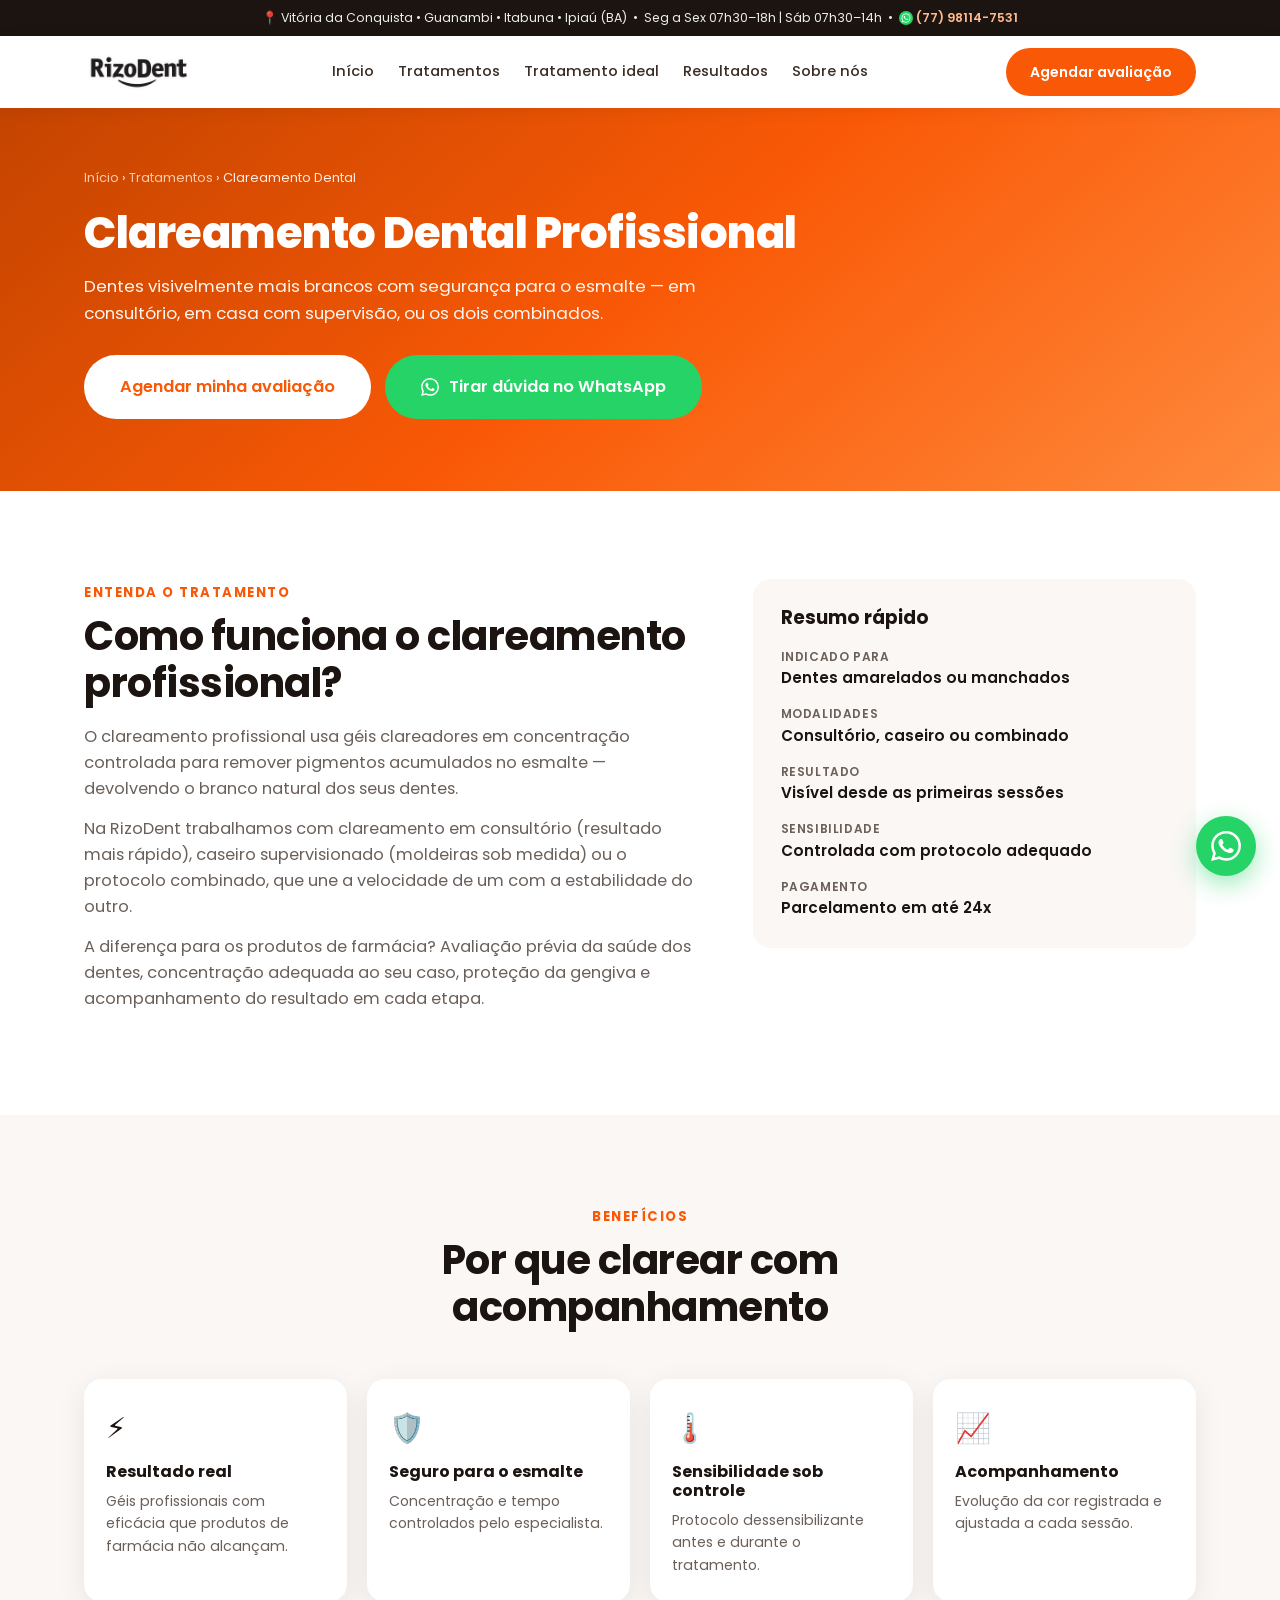
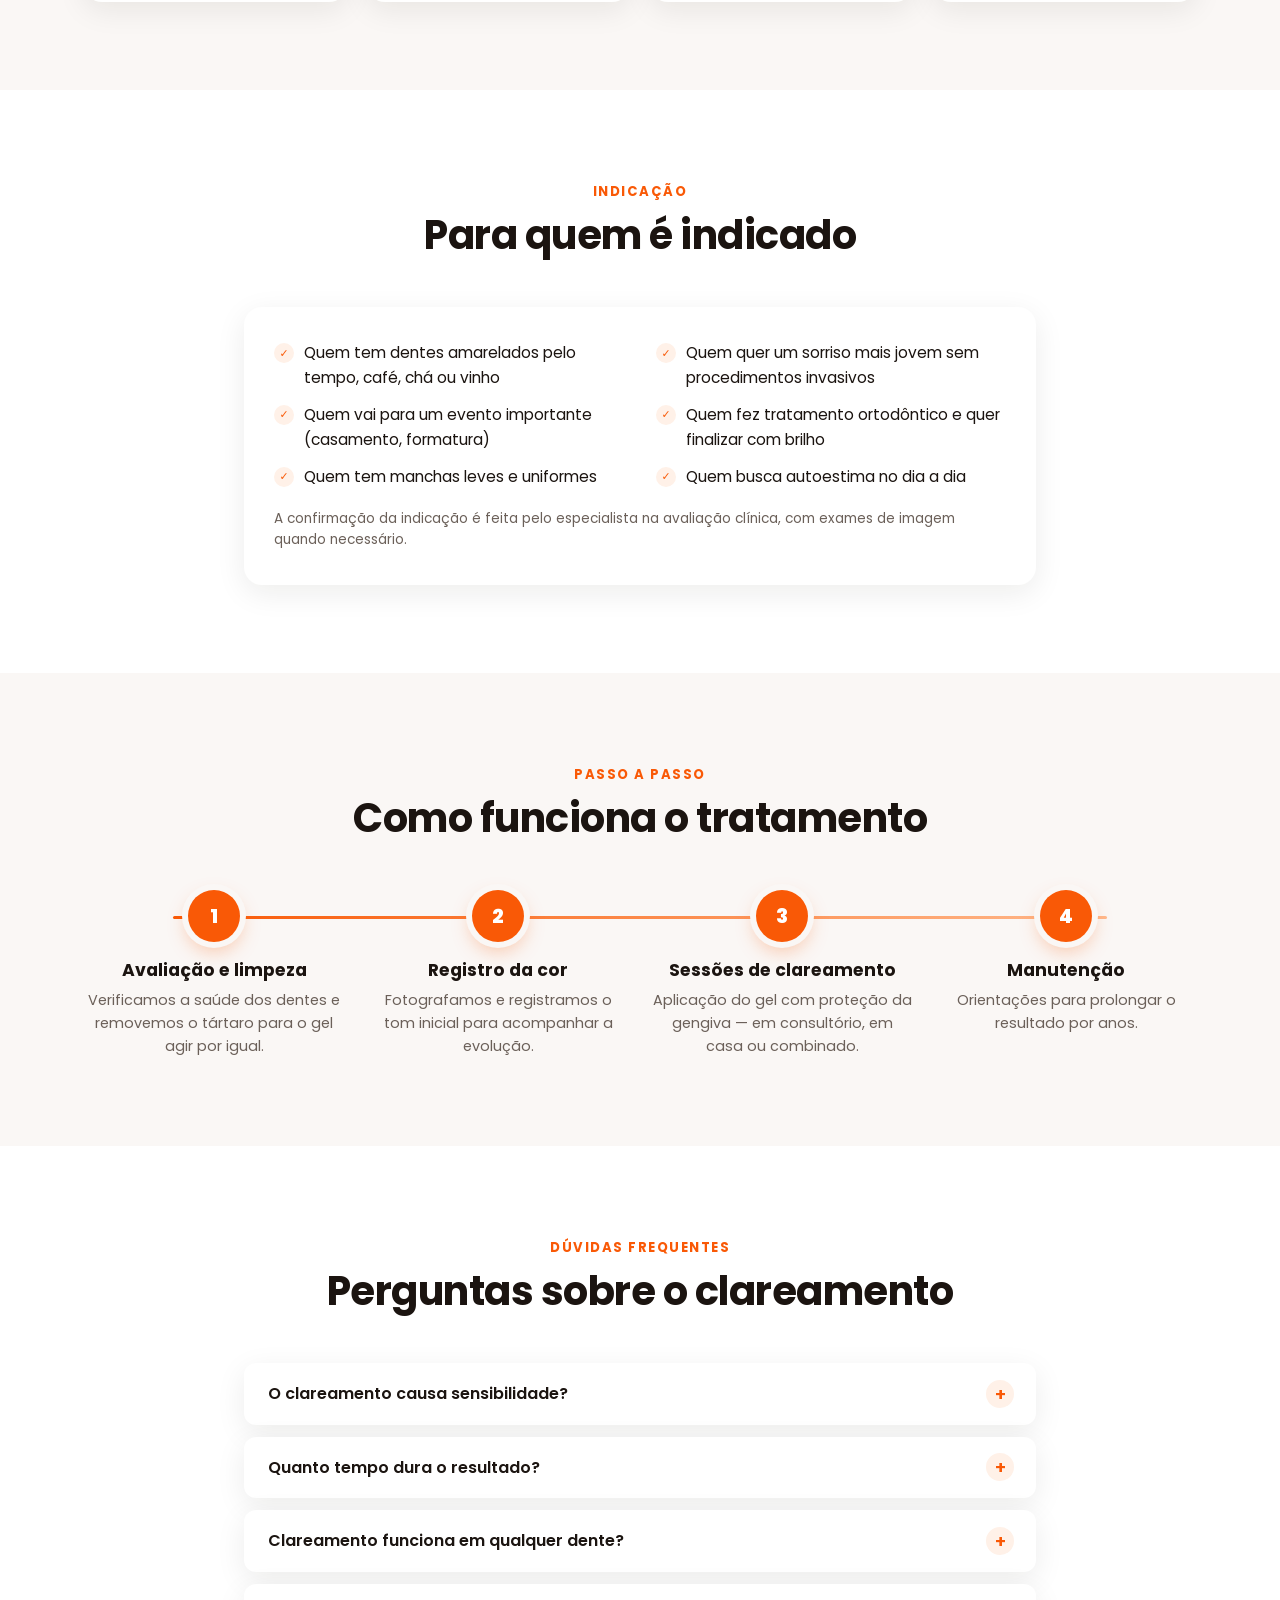
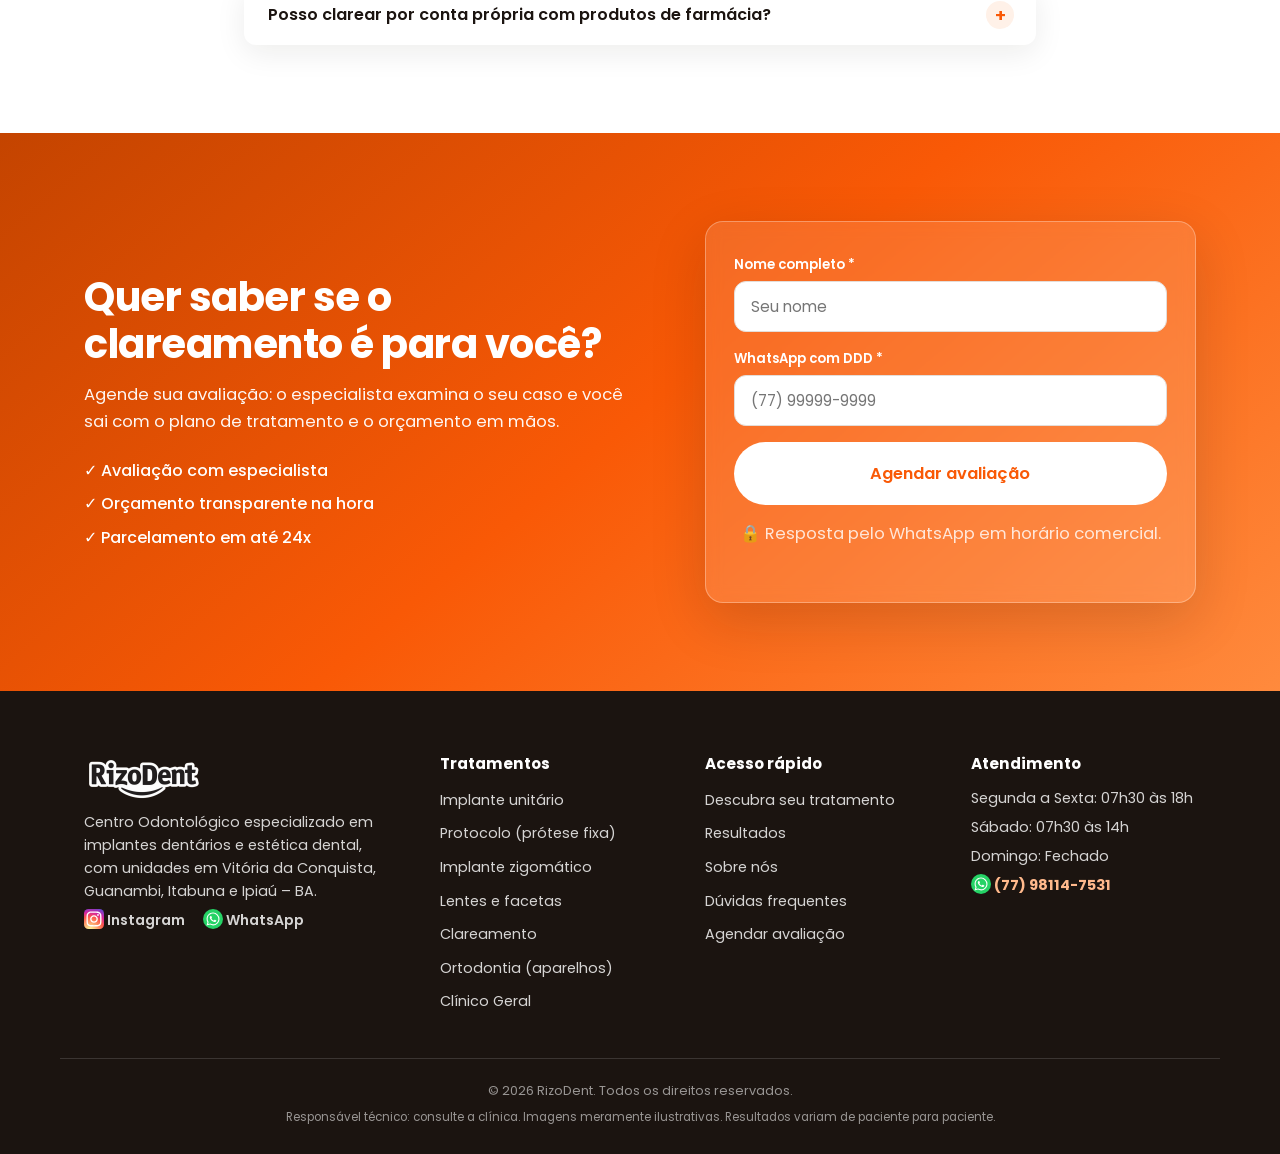
<file: clareamento.html>
<!DOCTYPE html>
<html lang="pt-BR">
<head>
  <meta charset="UTF-8">
  <meta name="viewport" content="width=device-width, initial-scale=1.0">
  <title>Clareamento Dental | RizoDent — Bahia</title>
  <meta name="description" content="Clareamento dental profissional na RizoDent, com unidades em Vitória da Conquista, Guanambi, Itabuna e Ipiaú: protocolo seguro e acompanhado para um sorriso mais branco.">
  <link rel="preconnect" href="https://fonts.googleapis.com">
  <link rel="preconnect" href="https://fonts.gstatic.com" crossorigin>
  <link href="https://fonts.googleapis.com/css2?family=Poppins:wght@400;500;600;700;800;900&display=swap" rel="stylesheet">
  <link rel="stylesheet" href="css/style.css?v=6">
</head>
<body>

  <div class="topbar">
    <p>📍 Vitória da Conquista • Guanambi • Itabuna • Ipiaú (BA)&ensp;•&ensp;Seg a Sex 07h30–18h | Sáb 07h30–14h&ensp;•&ensp;<a href="https://wa.me/5577981147531?text=Ol%C3%A1!%20Vim%20do%20site." target="_blank" rel="noopener"><img class="icon-img icon-img--sm" src="img/whatsapp.svg" alt=""> (77) 98114-7531</a></p>
  </div>

  <header class="header" id="header">
    <div class="container header__inner">
      <a href="index.html" class="logo" aria-label="RizoDent — Início"><img src="img/logo-rizodent.png" alt="RizoDent — Centro Odontológico"></a>
      <nav class="nav" id="nav" aria-label="Navegação principal">
        <a href="index.html">Início</a>
        <a href="tratamentos.html">Tratamentos</a>
        <a href="index.html#quiz">Tratamento ideal</a>
        <a href="resultados.html">Resultados</a>
        <a href="sobre.html">Sobre nós</a>
      </nav>
      <a href="#agendar" class="btn btn--primary header__cta">Agendar avaliação</a>
      <button class="nav-toggle" id="navToggle" aria-label="Abrir menu" aria-expanded="false">
        <span></span><span></span><span></span>
      </button>
    </div>
  </header>

  <main>
    <section class="page-hero">
      <div class="container">
        <nav class="breadcrumb" aria-label="Você está em">
          <a href="index.html">Início</a> › <a href="tratamentos.html">Tratamentos</a> › Clareamento Dental
        </nav>
        <h1>Clareamento Dental Profissional</h1>
        <p>Dentes visivelmente mais brancos com segurança para o esmalte — em consultório, em casa com supervisão, ou os dois combinados.</p>
        <div class="page-hero__actions">
          <a href="#agendar" class="btn btn--light btn--lg">Agendar minha avaliação</a>
          <a href="https://wa.me/5577981147531?text=Ol%C3%A1!%20Vim%20do%20site.%20Quero%20saber%20mais%20sobre%20o%20clareamento%20dental."
             class="btn btn--whatsapp btn--lg" target="_blank" rel="noopener"><svg viewBox="0 0 24 24" width="18" height="18" fill="currentColor" aria-hidden="true"><path d="M17.472 14.382c-.297-.149-1.758-.867-2.03-.967-.273-.099-.471-.148-.67.15-.197.297-.767.966-.94 1.164-.173.199-.347.223-.644.075-.297-.15-1.255-.463-2.39-1.475-.883-.788-1.48-1.761-1.653-2.059-.173-.297-.018-.458.13-.606.134-.133.298-.347.446-.52.149-.174.198-.298.298-.497.099-.198.05-.371-.025-.52-.075-.149-.669-1.612-.916-2.207-.242-.579-.487-.5-.669-.51-.173-.008-.371-.01-.57-.01-.198 0-.52.074-.792.372-.272.297-1.04 1.016-1.04 2.479 0 1.462 1.065 2.875 1.213 3.074.149.198 2.096 3.2 5.077 4.487.709.306 1.262.489 1.694.625.712.227 1.36.195 1.871.118.571-.085 1.758-.719 2.006-1.413.248-.694.248-1.289.173-1.413-.074-.124-.272-.198-.57-.347m-5.421 7.403h-.004a9.87 9.87 0 01-5.031-1.378l-.361-.214-3.741.982.998-3.648-.235-.374a9.86 9.86 0 01-1.51-5.26c.001-5.45 4.436-9.884 9.888-9.884 2.64 0 5.122 1.03 6.988 2.898a9.825 9.825 0 012.893 6.994c-.003 5.45-4.437 9.884-9.885 9.884m8.413-18.297A11.815 11.815 0 0012.05 0C5.495 0 .16 5.335.157 11.892c0 2.096.547 4.142 1.588 5.945L.057 24l6.305-1.654a11.882 11.882 0 005.683 1.448h.005c6.554 0 11.89-5.335 11.893-11.893a11.821 11.821 0 00-3.48-8.413Z"/></svg> Tirar dúvida no WhatsApp</a>
        </div>
      </div>
    </section>

    <section class="section">
      <div class="container detail-grid">
        <div class="lead-text reveal">
          <span class="eyebrow">Entenda o tratamento</span>
          <h2>Como funciona o clareamento profissional?</h2>
            <p>O clareamento profissional usa géis clareadores em concentração controlada para remover pigmentos acumulados no esmalte — devolvendo o branco natural dos seus dentes.</p>
            <p>Na RizoDent trabalhamos com clareamento em consultório (resultado mais rápido), caseiro supervisionado (moldeiras sob medida) ou o protocolo combinado, que une a velocidade de um com a estabilidade do outro.</p>
            <p>A diferença para os produtos de farmácia? Avaliação prévia da saúde dos dentes, concentração adequada ao seu caso, proteção da gengiva e acompanhamento do resultado em cada etapa.</p>
        </div>
        <aside class="resume-card reveal">
          <h3>Resumo rápido</h3>
          <dl>
              <div><dt>Indicado para</dt><dd>Dentes amarelados ou manchados</dd></div>
              <div><dt>Modalidades</dt><dd>Consultório, caseiro ou combinado</dd></div>
              <div><dt>Resultado</dt><dd>Visível desde as primeiras sessões</dd></div>
              <div><dt>Sensibilidade</dt><dd>Controlada com protocolo adequado</dd></div>
              <div><dt>Pagamento</dt><dd>Parcelamento em até 24x</dd></div>
          </dl>
        </aside>
      </div>
    </section>

    <section class="section section--gray">
      <div class="container">
        <header class="section__head reveal">
          <span class="eyebrow">Benefícios</span>
          <h2>Por que clarear com acompanhamento</h2>
        </header>
        <div class="benefit-grid">
          <div class="benefit reveal"><span>⚡</span><h3>Resultado real</h3><p>Géis profissionais com eficácia que produtos de farmácia não alcançam.</p></div>
          <div class="benefit reveal"><span>🛡️</span><h3>Seguro para o esmalte</h3><p>Concentração e tempo controlados pelo especialista.</p></div>
          <div class="benefit reveal"><span>🌡️</span><h3>Sensibilidade sob controle</h3><p>Protocolo dessensibilizante antes e durante o tratamento.</p></div>
          <div class="benefit reveal"><span>📈</span><h3>Acompanhamento</h3><p>Evolução da cor registrada e ajustada a cada sessão.</p></div>
        </div>
      </div>
    </section>

    <section class="section">
      <div class="container container--narrow">
        <header class="section__head reveal">
          <span class="eyebrow">Indicação</span>
          <h2>Para quem é indicado</h2>
        </header>
        <div class="check-panel reveal">
          <ul class="checklist">
            <li>Quem tem dentes amarelados pelo tempo, café, chá ou vinho</li>
            <li>Quem quer um sorriso mais jovem sem procedimentos invasivos</li>
            <li>Quem vai para um evento importante (casamento, formatura)</li>
            <li>Quem fez tratamento ortodôntico e quer finalizar com brilho</li>
            <li>Quem tem manchas leves e uniformes</li>
            <li>Quem busca autoestima no dia a dia</li>
          </ul>
          <p class="note">A confirmação da indicação é feita pelo especialista na avaliação clínica, com exames de imagem quando necessário.</p>
        </div>
      </div>
    </section>

    <section class="section section--gray">
      <div class="container">
        <header class="section__head reveal">
          <span class="eyebrow">Passo a passo</span>
          <h2>Como funciona o tratamento</h2>
        </header>
        <ol class="journey__line">
          <li class="jstep reveal">
            <span class="jstep__num">1</span>
            <div>
              <h3>Avaliação e limpeza</h3>
              <p>Verificamos a saúde dos dentes e removemos o tártaro para o gel agir por igual.</p>
            </div>
          </li>
          <li class="jstep reveal">
            <span class="jstep__num">2</span>
            <div>
              <h3>Registro da cor</h3>
              <p>Fotografamos e registramos o tom inicial para acompanhar a evolução.</p>
            </div>
          </li>
          <li class="jstep reveal">
            <span class="jstep__num">3</span>
            <div>
              <h3>Sessões de clareamento</h3>
              <p>Aplicação do gel com proteção da gengiva — em consultório, em casa ou combinado.</p>
            </div>
          </li>
          <li class="jstep reveal">
            <span class="jstep__num">4</span>
            <div>
              <h3>Manutenção</h3>
              <p>Orientações para prolongar o resultado por anos.</p>
            </div>
          </li>
        </ol>
      </div>
    </section>

    <section class="section">
      <div class="container container--narrow">
        <header class="section__head reveal">
          <span class="eyebrow">Dúvidas frequentes</span>
          <h2>Perguntas sobre o clareamento</h2>
        </header>
        <div class="accordion">
          <details class="accordion__item reveal">
            <summary>O clareamento causa sensibilidade?</summary>
            <p>Pode ocorrer sensibilidade leve e temporária, mas com o protocolo certo (géis adequados e dessensibilizantes) ela é minimizada — e desaparece ao fim do tratamento.</p>
          </details>
          <details class="accordion__item reveal">
            <summary>Quanto tempo dura o resultado?</summary>
            <p>Em média 1 a 3 anos, dependendo dos hábitos (café, cigarro, vinho). Manutenções simples prolongam o efeito.</p>
          </details>
          <details class="accordion__item reveal">
            <summary>Clareamento funciona em qualquer dente?</summary>
            <p>Ele age em dentes naturais. Restaurações, coroas e lentes não clareiam — por isso a avaliação prévia é importante para planejar um resultado uniforme.</p>
          </details>
          <details class="accordion__item reveal">
            <summary>Posso clarear por conta própria com produtos de farmácia?</summary>
            <p>Os resultados são limitados e o uso sem supervisão pode causar sensibilidade e danos à gengiva. O acompanhamento profissional garante segurança e um branco de verdade.</p>
          </details>
        </div>
      </div>
    </section>

    <section class="final-cta" id="agendar">
      <div class="container final-cta__inner">
        <div class="reveal">
          <h2>Quer saber se o clareamento é para você?</h2>
          <p>Agende sua avaliação: o especialista examina o seu caso e você sai com o plano de tratamento e o orçamento em mãos.</p>
          <ul class="final-cta__checks">
            <li>✓ Avaliação com especialista</li>
            <li>✓ Orçamento transparente na hora</li>
            <li>✓ Parcelamento em até 24x</li>
          </ul>
        </div>
        <form class="form form--final lead-form reveal" novalidate data-servico="Clareamento Dental">
          <div class="form__field">
            <label for="f-nome">Nome completo *</label>
            <input type="text" id="f-nome" name="nome" placeholder="Seu nome" required autocomplete="name">
          </div>
          <div class="form__field">
            <label for="f-telefone">WhatsApp com DDD *</label>
            <input type="tel" id="f-telefone" name="telefone" placeholder="(77) 99999-9999" required inputmode="numeric" autocomplete="tel">
          </div>
          <button type="submit" class="btn btn--light btn--lg btn--block">Agendar avaliação</button>
          <p class="form__privacy form__privacy--light">🔒 Resposta pelo WhatsApp em horário comercial.</p>
        </form>
      </div>
    </section>

  </main>

  <footer class="footer">
    <div class="container footer__grid">
      <div class="footer__brand">
        <p class="logo logo--footer"><img src="img/logo-rizodent.png" alt="RizoDent"></p>
        <p>Centro Odontológico especializado em implantes dentários e estética dental, com unidades em Vitória da Conquista, Guanambi, Itabuna e Ipiaú – BA.</p>
        <div class="footer__social">
          <a href="https://instagram.com/rizodentclinicas" target="_blank" rel="noopener" aria-label="Instagram"><img class="icon-img" src="img/instagram.svg" alt=""> Instagram</a>
          <a href="https://wa.me/5577981147531?text=Ol%C3%A1!%20Vim%20do%20site." target="_blank" rel="noopener" aria-label="WhatsApp"><img class="icon-img" src="img/whatsapp.svg" alt=""> WhatsApp</a>
        </div>
      </div>
      <div>
        <h3>Tratamentos</h3>
        <ul>
          <li><a href="implante-unitario.html">Implante unitário</a></li>
          <li><a href="protocolo.html">Protocolo (prótese fixa)</a></li>
          <li><a href="implante-zigomatico.html">Implante zigomático</a></li>
          <li><a href="lentes-e-facetas.html">Lentes e facetas</a></li>
          <li><a href="clareamento.html">Clareamento</a></li>
          <li><a href="ortodontia.html">Ortodontia (aparelhos)</a></li>
          <li><a href="clinica-geral.html">Clínico Geral</a></li>
        </ul>
      </div>
      <div>
        <h3>Acesso rápido</h3>
        <ul>
          <li><a href="index.html#quiz">Descubra seu tratamento</a></li>
          <li><a href="resultados.html">Resultados</a></li>
          <li><a href="sobre.html">Sobre nós</a></li>
          <li><a href="index.html#faq">Dúvidas frequentes</a></li>
          <li><a href="#agendar">Agendar avaliação</a></li>
        </ul>
      </div>
      <div>
        <h3>Atendimento</h3>
        <p>Segunda a Sexta: 07h30 às 18h</p>
        <p>Sábado: 07h30 às 14h</p>
        <p>Domingo: Fechado</p>
        <p class="footer__phone"><a href="https://wa.me/5577981147531?text=Ol%C3%A1!%20Vim%20do%20site." target="_blank" rel="noopener"><img class="icon-img" src="img/whatsapp.svg" alt="WhatsApp"> (77) 98114-7531</a></p>
      </div>
    </div>
    <div class="container footer__bottom">
      <p>© 2026 RizoDent. Todos os direitos reservados.</p>
      <p class="footer__disclaimer">Responsável técnico: consulte a clínica. Imagens meramente ilustrativas. Resultados variam de paciente para paciente.</p>
    </div>
  </footer>

  <a href="https://wa.me/5577981147531?text=Ol%C3%A1!%20Vim%20do%20site.%20Quero%20agendar%20uma%20avalia%C3%A7%C3%A3o%20na%20RizoDent."
     class="whatsapp-float" target="_blank" rel="noopener" aria-label="Falar no WhatsApp">
    <svg viewBox="0 0 24 24" width="30" height="30" fill="#fff" aria-hidden="true"><path d="M17.472 14.382c-.297-.149-1.758-.867-2.03-.967-.273-.099-.471-.148-.67.15-.197.297-.767.966-.94 1.164-.173.199-.347.223-.644.075-.297-.15-1.255-.463-2.39-1.475-.883-.788-1.48-1.761-1.653-2.059-.173-.297-.018-.458.13-.606.134-.133.298-.347.446-.52.149-.174.198-.298.298-.497.099-.198.05-.371-.025-.52-.075-.149-.669-1.612-.916-2.207-.242-.579-.487-.5-.669-.51-.173-.008-.371-.01-.57-.01-.198 0-.52.074-.792.372-.272.297-1.04 1.016-1.04 2.479 0 1.462 1.065 2.875 1.213 3.074.149.198 2.096 3.2 5.077 4.487.709.306 1.262.489 1.694.625.712.227 1.36.195 1.871.118.571-.085 1.758-.719 2.006-1.413.248-.694.248-1.289.173-1.413-.074-.124-.272-.198-.57-.347m-5.421 7.403h-.004a9.87 9.87 0 01-5.031-1.378l-.361-.214-3.741.982.998-3.648-.235-.374a9.86 9.86 0 01-1.51-5.26c.001-5.45 4.436-9.884 9.888-9.884 2.64 0 5.122 1.03 6.988 2.898a9.825 9.825 0 012.893 6.994c-.003 5.45-4.437 9.884-9.885 9.884m8.413-18.297A11.815 11.815 0 0012.05 0C5.495 0 .16 5.335.157 11.892c0 2.096.547 4.142 1.588 5.945L.057 24l6.305-1.654a11.882 11.882 0 005.683 1.448h.005c6.554 0 11.89-5.335 11.893-11.893a11.821 11.821 0 00-3.48-8.413Z"/></svg>
  </a>

  <script src="js/main.js?v=6"></script>
</body>
</html>
</file>
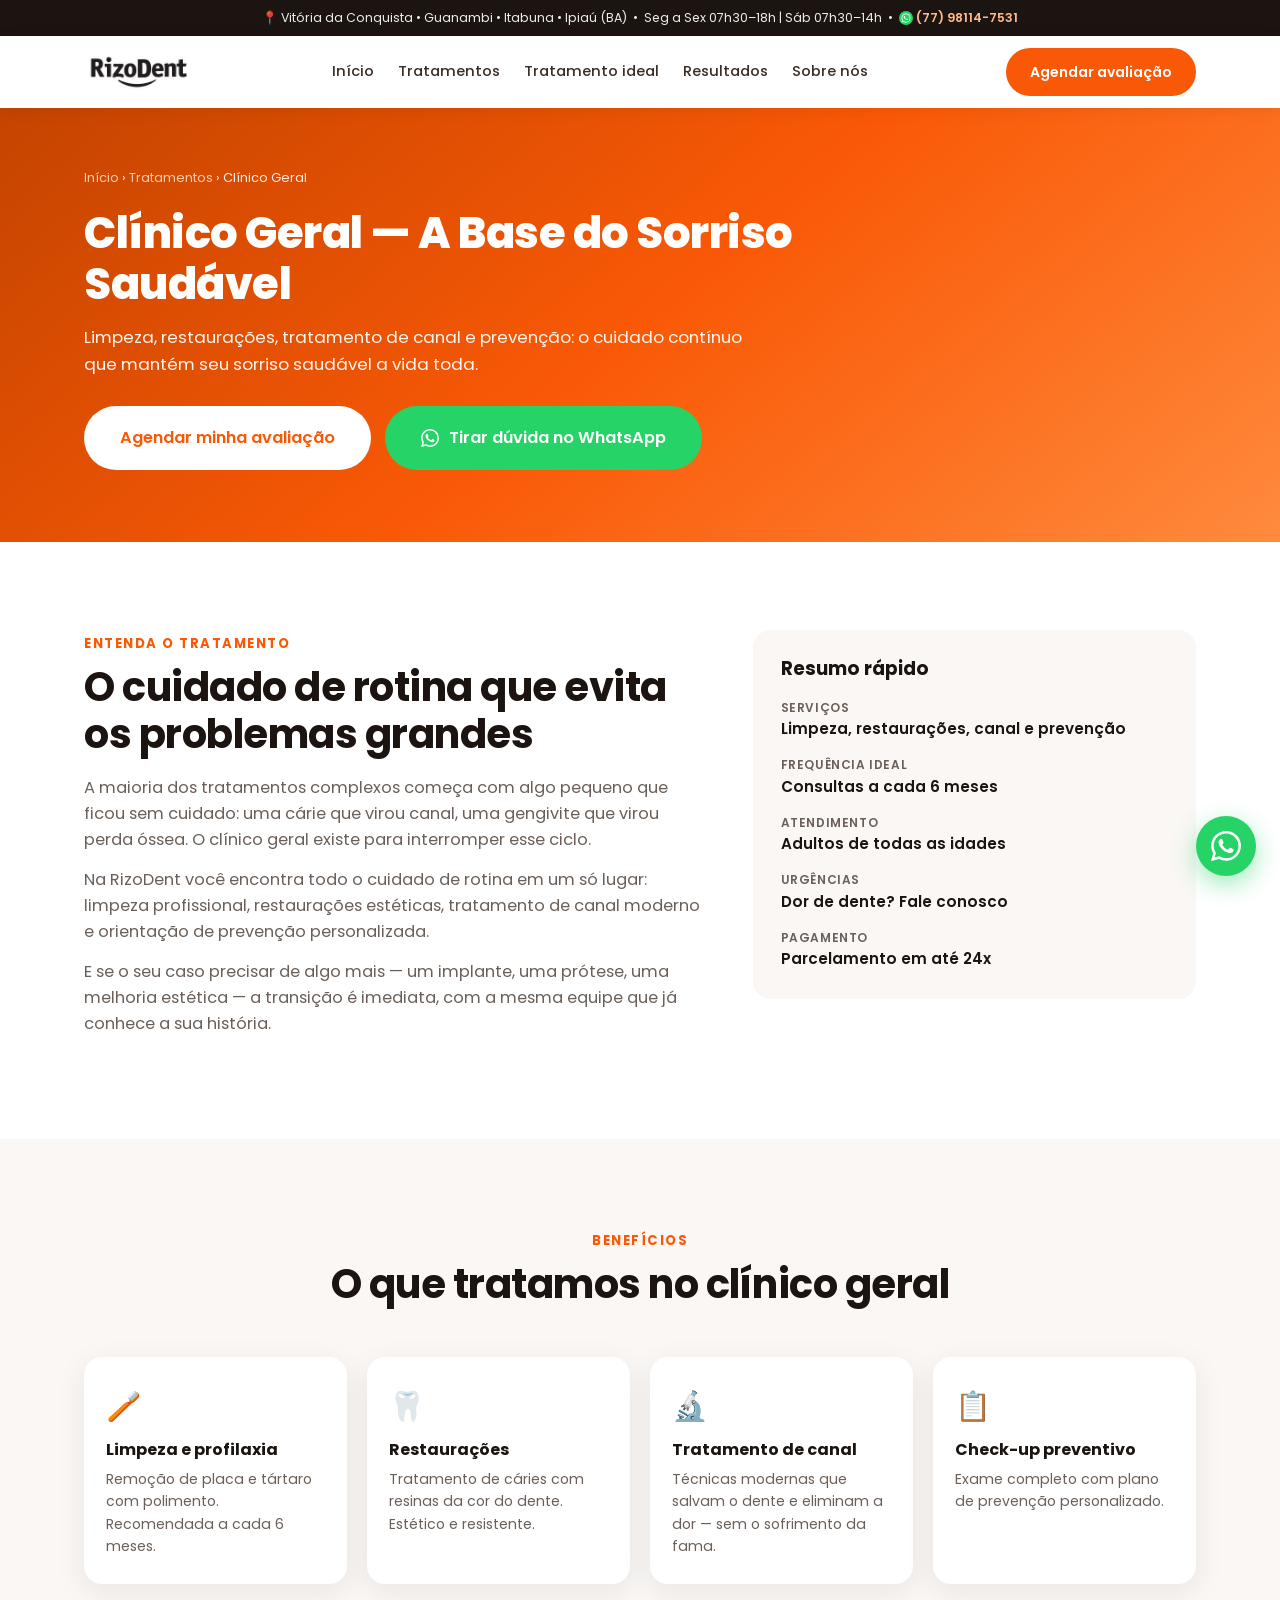
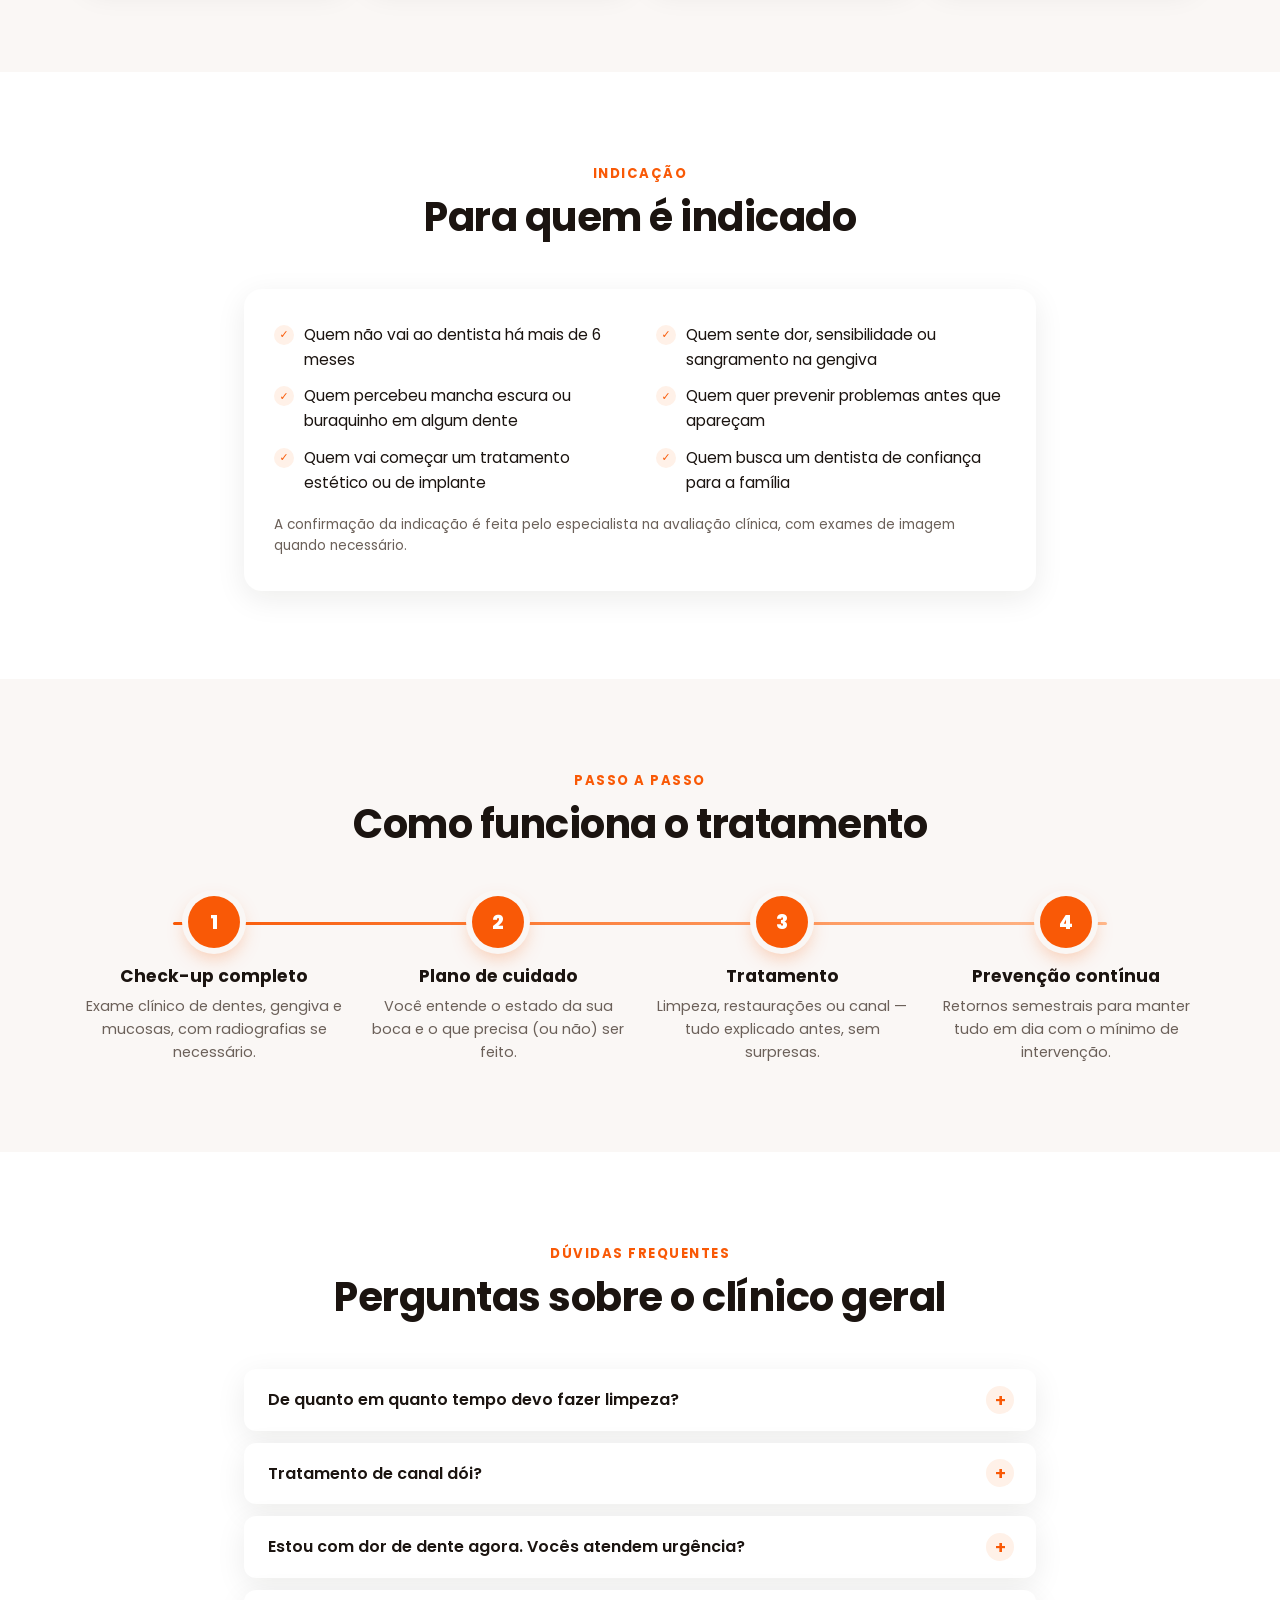
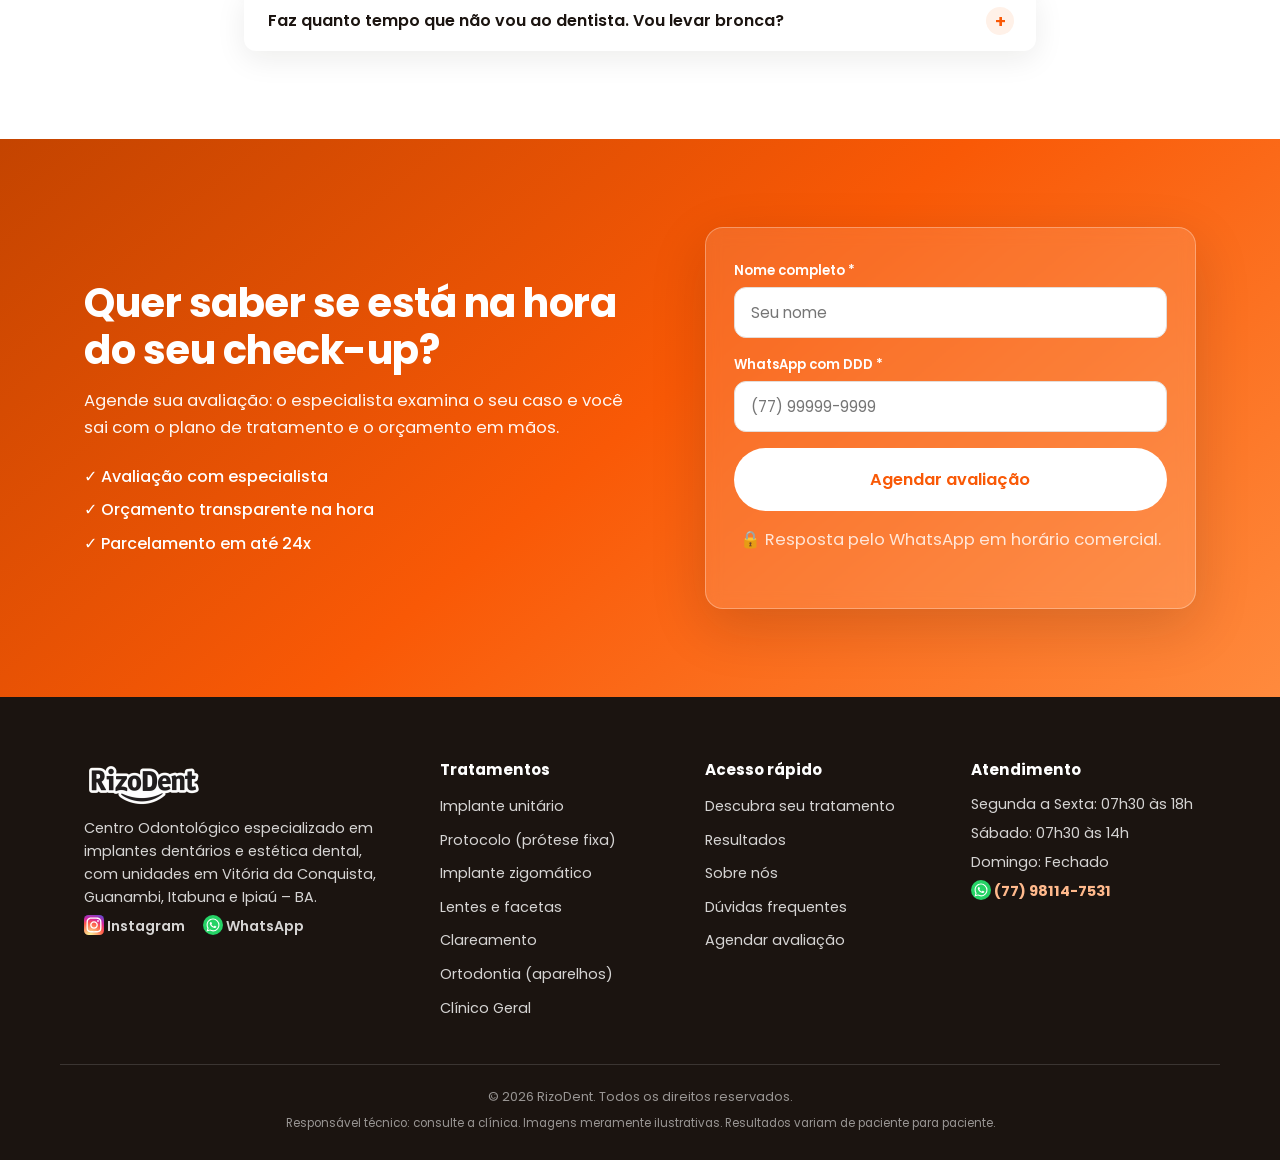
<file: clinica-geral.html>
<!DOCTYPE html>
<html lang="pt-BR">
<head>
  <meta charset="UTF-8">
  <meta name="viewport" content="width=device-width, initial-scale=1.0">
  <title>Clínico Geral | RizoDent — Bahia</title>
  <meta name="description" content="Clínico geral na RizoDent, com unidades em Vitória da Conquista, Guanambi, Itabuna e Ipiaú: limpeza, restaurações, canal e prevenção com atendimento humanizado.">
  <link rel="preconnect" href="https://fonts.googleapis.com">
  <link rel="preconnect" href="https://fonts.gstatic.com" crossorigin>
  <link href="https://fonts.googleapis.com/css2?family=Poppins:wght@400;500;600;700;800;900&display=swap" rel="stylesheet">
  <link rel="stylesheet" href="css/style.css?v=6">
</head>
<body>

  <div class="topbar">
    <p>📍 Vitória da Conquista • Guanambi • Itabuna • Ipiaú (BA)&ensp;•&ensp;Seg a Sex 07h30–18h | Sáb 07h30–14h&ensp;•&ensp;<a href="https://wa.me/5577981147531?text=Ol%C3%A1!%20Vim%20do%20site." target="_blank" rel="noopener"><img class="icon-img icon-img--sm" src="img/whatsapp.svg" alt=""> (77) 98114-7531</a></p>
  </div>

  <header class="header" id="header">
    <div class="container header__inner">
      <a href="index.html" class="logo" aria-label="RizoDent — Início"><img src="img/logo-rizodent.png" alt="RizoDent — Centro Odontológico"></a>
      <nav class="nav" id="nav" aria-label="Navegação principal">
        <a href="index.html">Início</a>
        <a href="tratamentos.html">Tratamentos</a>
        <a href="index.html#quiz">Tratamento ideal</a>
        <a href="resultados.html">Resultados</a>
        <a href="sobre.html">Sobre nós</a>
      </nav>
      <a href="#agendar" class="btn btn--primary header__cta">Agendar avaliação</a>
      <button class="nav-toggle" id="navToggle" aria-label="Abrir menu" aria-expanded="false">
        <span></span><span></span><span></span>
      </button>
    </div>
  </header>

  <main>
    <section class="page-hero">
      <div class="container">
        <nav class="breadcrumb" aria-label="Você está em">
          <a href="index.html">Início</a> › <a href="tratamentos.html">Tratamentos</a> › Clínico Geral
        </nav>
        <h1>Clínico Geral — A Base do Sorriso Saudável</h1>
        <p>Limpeza, restaurações, tratamento de canal e prevenção: o cuidado contínuo que mantém seu sorriso saudável a vida toda.</p>
        <div class="page-hero__actions">
          <a href="#agendar" class="btn btn--light btn--lg">Agendar minha avaliação</a>
          <a href="https://wa.me/5577981147531?text=Ol%C3%A1!%20Vim%20do%20site.%20Quero%20agendar%20uma%20consulta%20de%20cl%C3%ADnica%20geral."
             class="btn btn--whatsapp btn--lg" target="_blank" rel="noopener"><svg viewBox="0 0 24 24" width="18" height="18" fill="currentColor" aria-hidden="true"><path d="M17.472 14.382c-.297-.149-1.758-.867-2.03-.967-.273-.099-.471-.148-.67.15-.197.297-.767.966-.94 1.164-.173.199-.347.223-.644.075-.297-.15-1.255-.463-2.39-1.475-.883-.788-1.48-1.761-1.653-2.059-.173-.297-.018-.458.13-.606.134-.133.298-.347.446-.52.149-.174.198-.298.298-.497.099-.198.05-.371-.025-.52-.075-.149-.669-1.612-.916-2.207-.242-.579-.487-.5-.669-.51-.173-.008-.371-.01-.57-.01-.198 0-.52.074-.792.372-.272.297-1.04 1.016-1.04 2.479 0 1.462 1.065 2.875 1.213 3.074.149.198 2.096 3.2 5.077 4.487.709.306 1.262.489 1.694.625.712.227 1.36.195 1.871.118.571-.085 1.758-.719 2.006-1.413.248-.694.248-1.289.173-1.413-.074-.124-.272-.198-.57-.347m-5.421 7.403h-.004a9.87 9.87 0 01-5.031-1.378l-.361-.214-3.741.982.998-3.648-.235-.374a9.86 9.86 0 01-1.51-5.26c.001-5.45 4.436-9.884 9.888-9.884 2.64 0 5.122 1.03 6.988 2.898a9.825 9.825 0 012.893 6.994c-.003 5.45-4.437 9.884-9.885 9.884m8.413-18.297A11.815 11.815 0 0012.05 0C5.495 0 .16 5.335.157 11.892c0 2.096.547 4.142 1.588 5.945L.057 24l6.305-1.654a11.882 11.882 0 005.683 1.448h.005c6.554 0 11.89-5.335 11.893-11.893a11.821 11.821 0 00-3.48-8.413Z"/></svg> Tirar dúvida no WhatsApp</a>
        </div>
      </div>
    </section>

    <section class="section">
      <div class="container detail-grid">
        <div class="lead-text reveal">
          <span class="eyebrow">Entenda o tratamento</span>
          <h2>O cuidado de rotina que evita os problemas grandes</h2>
            <p>A maioria dos tratamentos complexos começa com algo pequeno que ficou sem cuidado: uma cárie que virou canal, uma gengivite que virou perda óssea. O clínico geral existe para interromper esse ciclo.</p>
            <p>Na RizoDent você encontra todo o cuidado de rotina em um só lugar: limpeza profissional, restaurações estéticas, tratamento de canal moderno e orientação de prevenção personalizada.</p>
            <p>E se o seu caso precisar de algo mais — um implante, uma prótese, uma melhoria estética — a transição é imediata, com a mesma equipe que já conhece a sua história.</p>
        </div>
        <aside class="resume-card reveal">
          <h3>Resumo rápido</h3>
          <dl>
              <div><dt>Serviços</dt><dd>Limpeza, restaurações, canal e prevenção</dd></div>
              <div><dt>Frequência ideal</dt><dd>Consultas a cada 6 meses</dd></div>
              <div><dt>Atendimento</dt><dd>Adultos de todas as idades</dd></div>
              <div><dt>Urgências</dt><dd>Dor de dente? Fale conosco</dd></div>
              <div><dt>Pagamento</dt><dd>Parcelamento em até 24x</dd></div>
          </dl>
        </aside>
      </div>
    </section>

    <section class="section section--gray">
      <div class="container">
        <header class="section__head reveal">
          <span class="eyebrow">Benefícios</span>
          <h2>O que tratamos no clínico geral</h2>
        </header>
        <div class="benefit-grid">
          <div class="benefit reveal"><span>🪥</span><h3>Limpeza e profilaxia</h3><p>Remoção de placa e tártaro com polimento. Recomendada a cada 6 meses.</p></div>
          <div class="benefit reveal"><span>🦷</span><h3>Restaurações</h3><p>Tratamento de cáries com resinas da cor do dente. Estético e resistente.</p></div>
          <div class="benefit reveal"><span>🔬</span><h3>Tratamento de canal</h3><p>Técnicas modernas que salvam o dente e eliminam a dor — sem o sofrimento da fama.</p></div>
          <div class="benefit reveal"><span>📋</span><h3>Check-up preventivo</h3><p>Exame completo com plano de prevenção personalizado.</p></div>
        </div>
      </div>
    </section>

    <section class="section">
      <div class="container container--narrow">
        <header class="section__head reveal">
          <span class="eyebrow">Indicação</span>
          <h2>Para quem é indicado</h2>
        </header>
        <div class="check-panel reveal">
          <ul class="checklist">
            <li>Quem não vai ao dentista há mais de 6 meses</li>
            <li>Quem sente dor, sensibilidade ou sangramento na gengiva</li>
            <li>Quem percebeu mancha escura ou buraquinho em algum dente</li>
            <li>Quem quer prevenir problemas antes que apareçam</li>
            <li>Quem vai começar um tratamento estético ou de implante</li>
            <li>Quem busca um dentista de confiança para a família</li>
          </ul>
          <p class="note">A confirmação da indicação é feita pelo especialista na avaliação clínica, com exames de imagem quando necessário.</p>
        </div>
      </div>
    </section>

    <section class="section section--gray">
      <div class="container">
        <header class="section__head reveal">
          <span class="eyebrow">Passo a passo</span>
          <h2>Como funciona o tratamento</h2>
        </header>
        <ol class="journey__line">
          <li class="jstep reveal">
            <span class="jstep__num">1</span>
            <div>
              <h3>Check-up completo</h3>
              <p>Exame clínico de dentes, gengiva e mucosas, com radiografias se necessário.</p>
            </div>
          </li>
          <li class="jstep reveal">
            <span class="jstep__num">2</span>
            <div>
              <h3>Plano de cuidado</h3>
              <p>Você entende o estado da sua boca e o que precisa (ou não) ser feito.</p>
            </div>
          </li>
          <li class="jstep reveal">
            <span class="jstep__num">3</span>
            <div>
              <h3>Tratamento</h3>
              <p>Limpeza, restaurações ou canal — tudo explicado antes, sem surpresas.</p>
            </div>
          </li>
          <li class="jstep reveal">
            <span class="jstep__num">4</span>
            <div>
              <h3>Prevenção contínua</h3>
              <p>Retornos semestrais para manter tudo em dia com o mínimo de intervenção.</p>
            </div>
          </li>
        </ol>
      </div>
    </section>

    <section class="section">
      <div class="container container--narrow">
        <header class="section__head reveal">
          <span class="eyebrow">Dúvidas frequentes</span>
          <h2>Perguntas sobre o clínico geral</h2>
        </header>
        <div class="accordion">
          <details class="accordion__item reveal">
            <summary>De quanto em quanto tempo devo fazer limpeza?</summary>
            <p>A cada 6 meses, em média. Quem tem tendência a tártaro ou problemas de gengiva pode precisar de intervalos menores — definimos isso no seu plano.</p>
          </details>
          <details class="accordion__item reveal">
            <summary>Tratamento de canal dói?</summary>
            <p>Com as técnicas e anestesias atuais, o canal é feito sem dor — ele alivia a dor que o dente infeccionado causa. A má fama vem de outra época.</p>
          </details>
          <details class="accordion__item reveal">
            <summary>Estou com dor de dente agora. Vocês atendem urgência?</summary>
            <p>Entre em contato pelo WhatsApp e nossa equipe orienta o encaixe mais rápido possível para aliviar a dor.</p>
          </details>
          <details class="accordion__item reveal">
            <summary>Faz quanto tempo que não vou ao dentista. Vou levar bronca?</summary>
            <p>Nenhuma. Nosso papel é cuidar, não julgar. Você será recebido com acolhimento e um plano realista para colocar tudo em dia.</p>
          </details>
        </div>
      </div>
    </section>

    <section class="final-cta" id="agendar">
      <div class="container final-cta__inner">
        <div class="reveal">
          <h2>Quer saber se está na hora do seu check-up?</h2>
          <p>Agende sua avaliação: o especialista examina o seu caso e você sai com o plano de tratamento e o orçamento em mãos.</p>
          <ul class="final-cta__checks">
            <li>✓ Avaliação com especialista</li>
            <li>✓ Orçamento transparente na hora</li>
            <li>✓ Parcelamento em até 24x</li>
          </ul>
        </div>
        <form class="form form--final lead-form reveal" novalidate data-servico="Limpeza Dentária (Profilaxia)">
          <div class="form__field">
            <label for="f-nome">Nome completo *</label>
            <input type="text" id="f-nome" name="nome" placeholder="Seu nome" required autocomplete="name">
          </div>
          <div class="form__field">
            <label for="f-telefone">WhatsApp com DDD *</label>
            <input type="tel" id="f-telefone" name="telefone" placeholder="(77) 99999-9999" required inputmode="numeric" autocomplete="tel">
          </div>
          <button type="submit" class="btn btn--light btn--lg btn--block">Agendar avaliação</button>
          <p class="form__privacy form__privacy--light">🔒 Resposta pelo WhatsApp em horário comercial.</p>
        </form>
      </div>
    </section>

  </main>

  <footer class="footer">
    <div class="container footer__grid">
      <div class="footer__brand">
        <p class="logo logo--footer"><img src="img/logo-rizodent.png" alt="RizoDent"></p>
        <p>Centro Odontológico especializado em implantes dentários e estética dental, com unidades em Vitória da Conquista, Guanambi, Itabuna e Ipiaú – BA.</p>
        <div class="footer__social">
          <a href="https://instagram.com/rizodentclinicas" target="_blank" rel="noopener" aria-label="Instagram"><img class="icon-img" src="img/instagram.svg" alt=""> Instagram</a>
          <a href="https://wa.me/5577981147531?text=Ol%C3%A1!%20Vim%20do%20site." target="_blank" rel="noopener" aria-label="WhatsApp"><img class="icon-img" src="img/whatsapp.svg" alt=""> WhatsApp</a>
        </div>
      </div>
      <div>
        <h3>Tratamentos</h3>
        <ul>
          <li><a href="implante-unitario.html">Implante unitário</a></li>
          <li><a href="protocolo.html">Protocolo (prótese fixa)</a></li>
          <li><a href="implante-zigomatico.html">Implante zigomático</a></li>
          <li><a href="lentes-e-facetas.html">Lentes e facetas</a></li>
          <li><a href="clareamento.html">Clareamento</a></li>
          <li><a href="ortodontia.html">Ortodontia (aparelhos)</a></li>
          <li><a href="clinica-geral.html">Clínico Geral</a></li>
        </ul>
      </div>
      <div>
        <h3>Acesso rápido</h3>
        <ul>
          <li><a href="index.html#quiz">Descubra seu tratamento</a></li>
          <li><a href="resultados.html">Resultados</a></li>
          <li><a href="sobre.html">Sobre nós</a></li>
          <li><a href="index.html#faq">Dúvidas frequentes</a></li>
          <li><a href="#agendar">Agendar avaliação</a></li>
        </ul>
      </div>
      <div>
        <h3>Atendimento</h3>
        <p>Segunda a Sexta: 07h30 às 18h</p>
        <p>Sábado: 07h30 às 14h</p>
        <p>Domingo: Fechado</p>
        <p class="footer__phone"><a href="https://wa.me/5577981147531?text=Ol%C3%A1!%20Vim%20do%20site." target="_blank" rel="noopener"><img class="icon-img" src="img/whatsapp.svg" alt="WhatsApp"> (77) 98114-7531</a></p>
      </div>
    </div>
    <div class="container footer__bottom">
      <p>© 2026 RizoDent. Todos os direitos reservados.</p>
      <p class="footer__disclaimer">Responsável técnico: consulte a clínica. Imagens meramente ilustrativas. Resultados variam de paciente para paciente.</p>
    </div>
  </footer>

  <a href="https://wa.me/5577981147531?text=Ol%C3%A1!%20Vim%20do%20site.%20Quero%20agendar%20uma%20avalia%C3%A7%C3%A3o%20na%20RizoDent."
     class="whatsapp-float" target="_blank" rel="noopener" aria-label="Falar no WhatsApp">
    <svg viewBox="0 0 24 24" width="30" height="30" fill="#fff" aria-hidden="true"><path d="M17.472 14.382c-.297-.149-1.758-.867-2.03-.967-.273-.099-.471-.148-.67.15-.197.297-.767.966-.94 1.164-.173.199-.347.223-.644.075-.297-.15-1.255-.463-2.39-1.475-.883-.788-1.48-1.761-1.653-2.059-.173-.297-.018-.458.13-.606.134-.133.298-.347.446-.52.149-.174.198-.298.298-.497.099-.198.05-.371-.025-.52-.075-.149-.669-1.612-.916-2.207-.242-.579-.487-.5-.669-.51-.173-.008-.371-.01-.57-.01-.198 0-.52.074-.792.372-.272.297-1.04 1.016-1.04 2.479 0 1.462 1.065 2.875 1.213 3.074.149.198 2.096 3.2 5.077 4.487.709.306 1.262.489 1.694.625.712.227 1.36.195 1.871.118.571-.085 1.758-.719 2.006-1.413.248-.694.248-1.289.173-1.413-.074-.124-.272-.198-.57-.347m-5.421 7.403h-.004a9.87 9.87 0 01-5.031-1.378l-.361-.214-3.741.982.998-3.648-.235-.374a9.86 9.86 0 01-1.51-5.26c.001-5.45 4.436-9.884 9.888-9.884 2.64 0 5.122 1.03 6.988 2.898a9.825 9.825 0 012.893 6.994c-.003 5.45-4.437 9.884-9.885 9.884m8.413-18.297A11.815 11.815 0 0012.05 0C5.495 0 .16 5.335.157 11.892c0 2.096.547 4.142 1.588 5.945L.057 24l6.305-1.654a11.882 11.882 0 005.683 1.448h.005c6.554 0 11.89-5.335 11.893-11.893a11.821 11.821 0 00-3.48-8.413Z"/></svg>
  </a>

  <script src="js/main.js?v=6"></script>
</body>
</html>
</file>
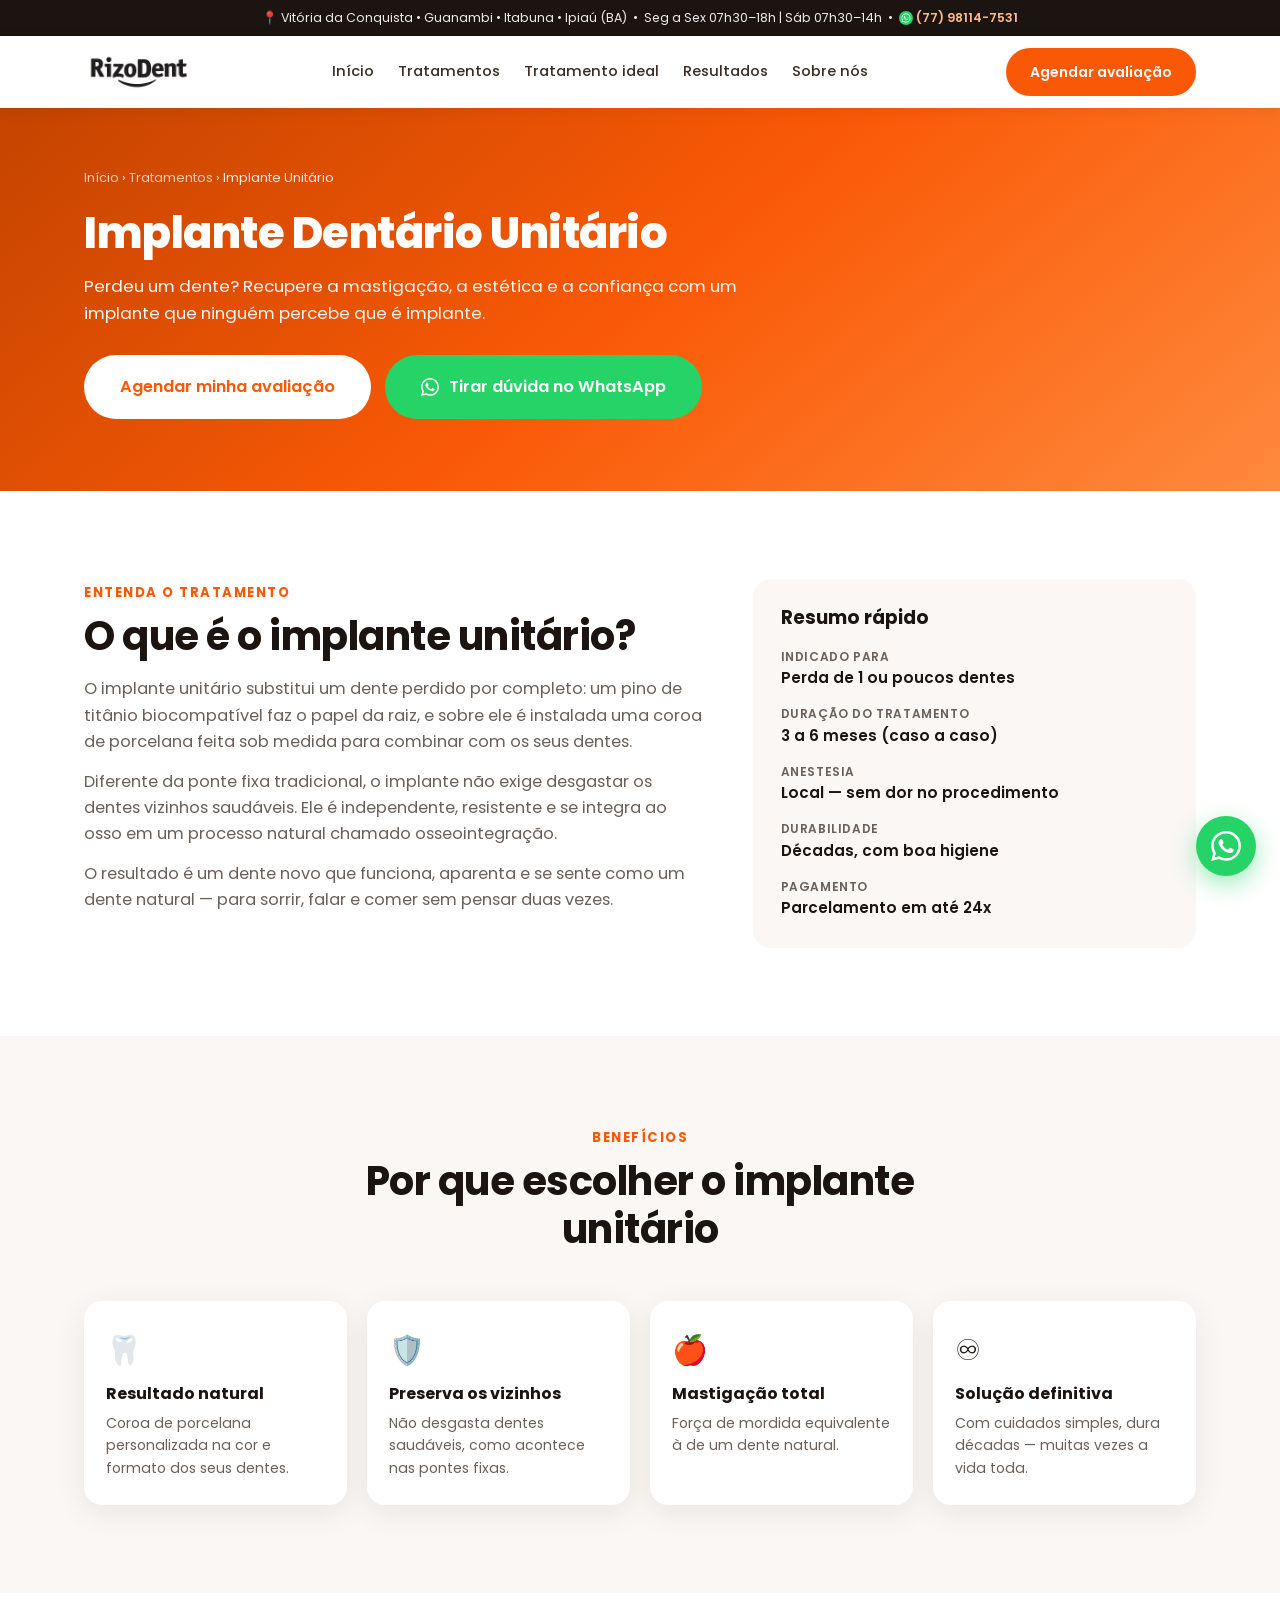
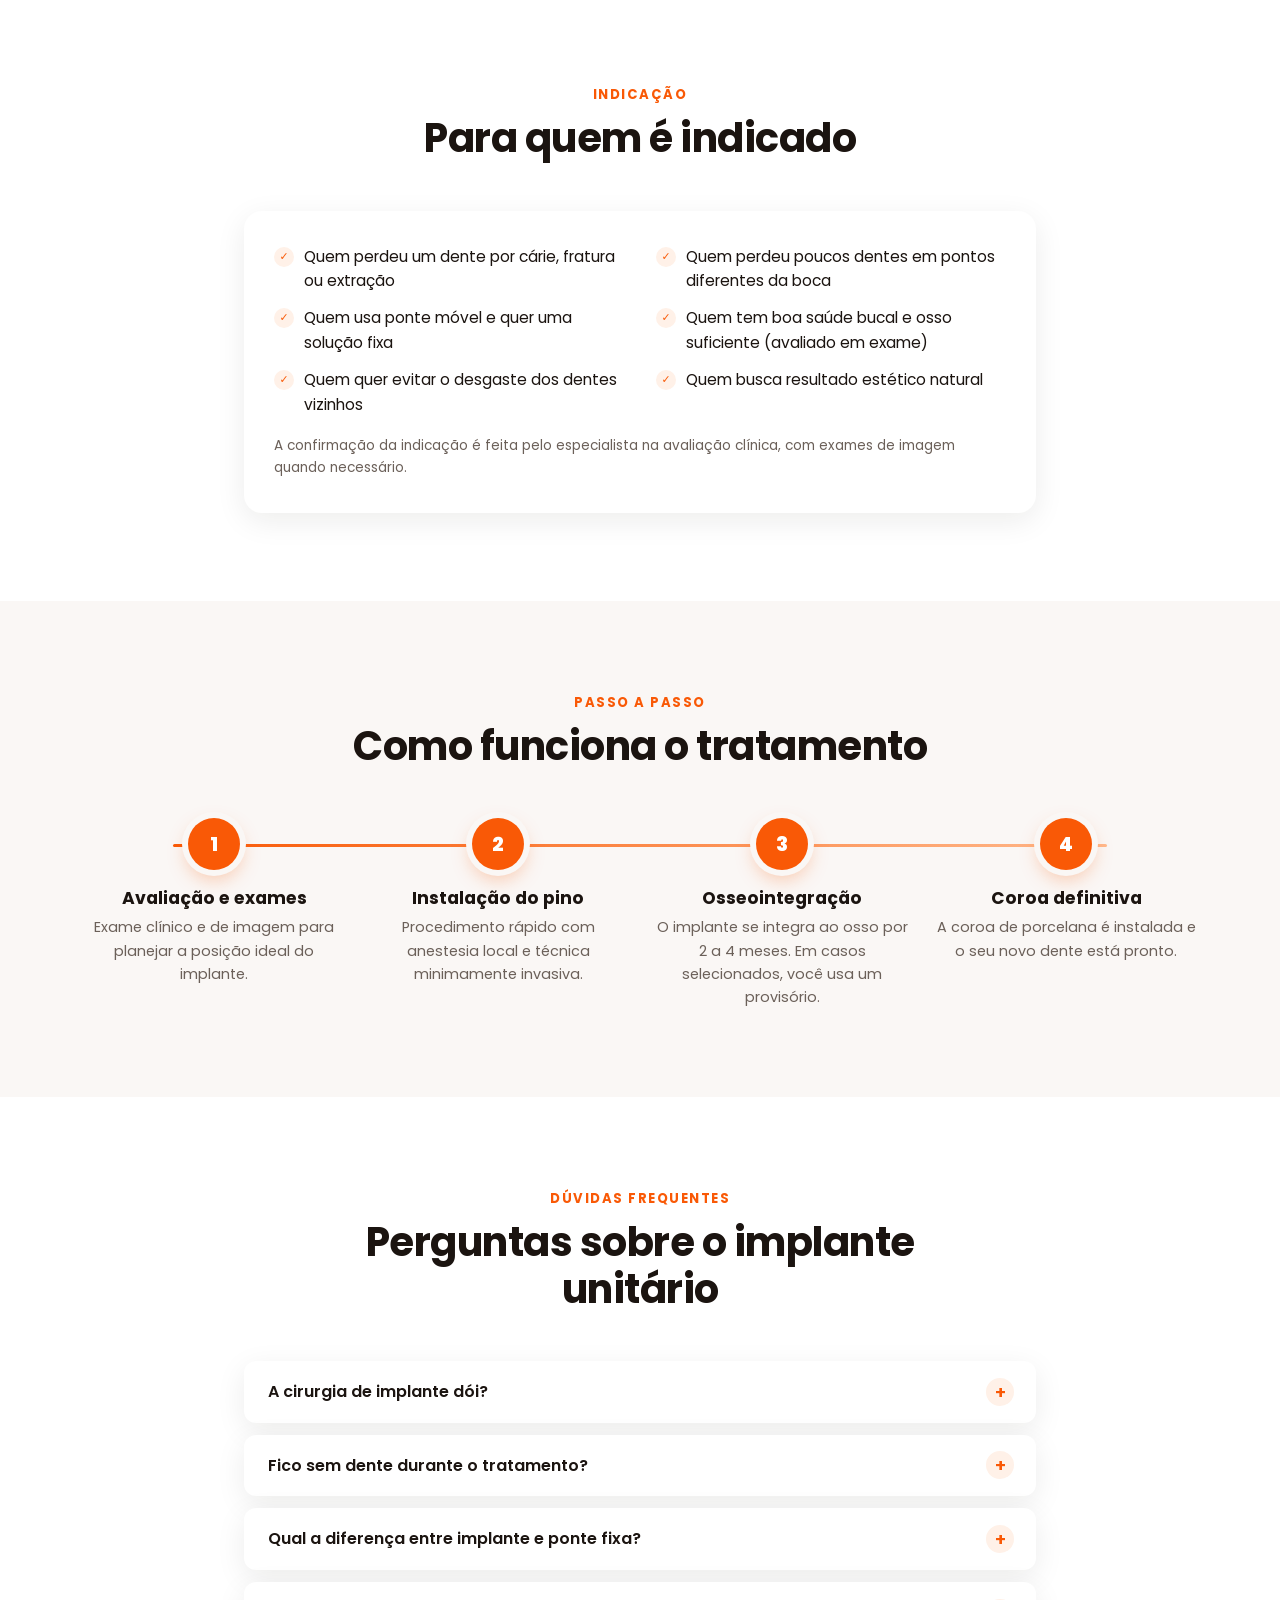
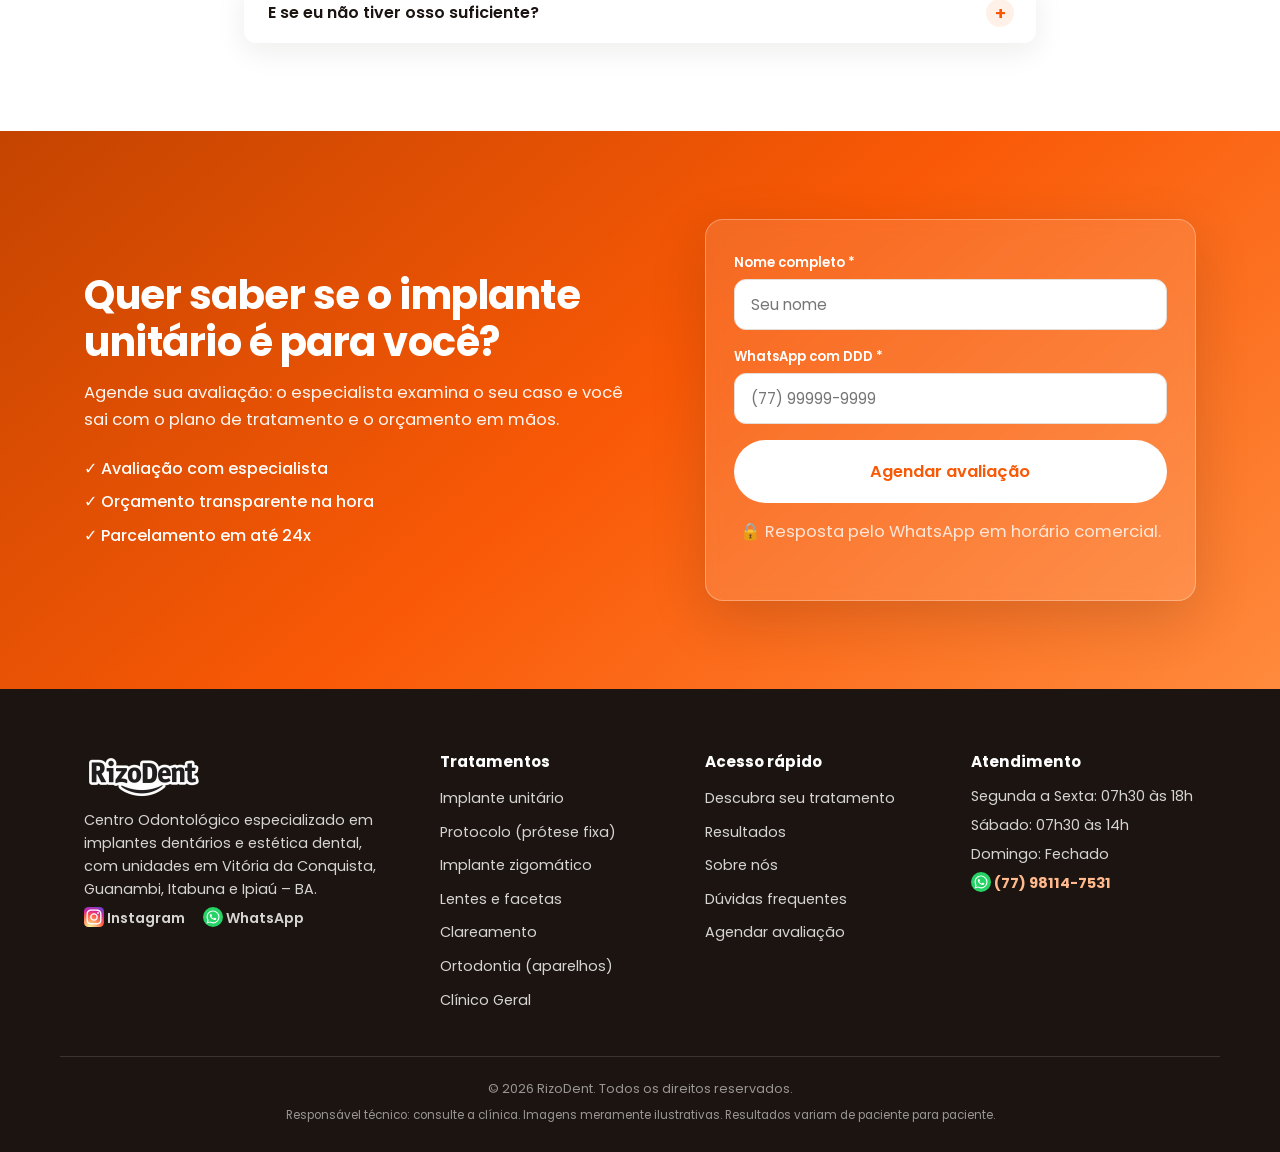
<file: implante-unitario.html>
<!DOCTYPE html>
<html lang="pt-BR">
<head>
  <meta charset="UTF-8">
  <meta name="viewport" content="width=device-width, initial-scale=1.0">
  <title>Implante Unitário | RizoDent — Bahia</title>
  <meta name="description" content="Implante dentário unitário na RizoDent, com unidades em Vitória da Conquista, Guanambi, Itabuna e Ipiaú: substitui o dente perdido com resultado natural e definitivo. Parcelamento em até 24x.">
  <link rel="preconnect" href="https://fonts.googleapis.com">
  <link rel="preconnect" href="https://fonts.gstatic.com" crossorigin>
  <link href="https://fonts.googleapis.com/css2?family=Poppins:wght@400;500;600;700;800;900&display=swap" rel="stylesheet">
  <link rel="stylesheet" href="css/style.css?v=6">
</head>
<body>

  <div class="topbar">
    <p>📍 Vitória da Conquista • Guanambi • Itabuna • Ipiaú (BA)&ensp;•&ensp;Seg a Sex 07h30–18h | Sáb 07h30–14h&ensp;•&ensp;<a href="https://wa.me/5577981147531?text=Ol%C3%A1!%20Vim%20do%20site." target="_blank" rel="noopener"><img class="icon-img icon-img--sm" src="img/whatsapp.svg" alt=""> (77) 98114-7531</a></p>
  </div>

  <header class="header" id="header">
    <div class="container header__inner">
      <a href="index.html" class="logo" aria-label="RizoDent — Início"><img src="img/logo-rizodent.png" alt="RizoDent — Centro Odontológico"></a>
      <nav class="nav" id="nav" aria-label="Navegação principal">
        <a href="index.html">Início</a>
        <a href="tratamentos.html">Tratamentos</a>
        <a href="index.html#quiz">Tratamento ideal</a>
        <a href="resultados.html">Resultados</a>
        <a href="sobre.html">Sobre nós</a>
      </nav>
      <a href="#agendar" class="btn btn--primary header__cta">Agendar avaliação</a>
      <button class="nav-toggle" id="navToggle" aria-label="Abrir menu" aria-expanded="false">
        <span></span><span></span><span></span>
      </button>
    </div>
  </header>

  <main>
    <section class="page-hero">
      <div class="container">
        <nav class="breadcrumb" aria-label="Você está em">
          <a href="index.html">Início</a> › <a href="tratamentos.html">Tratamentos</a> › Implante Unitário
        </nav>
        <h1>Implante Dentário Unitário</h1>
        <p>Perdeu um dente? Recupere a mastigação, a estética e a confiança com um implante que ninguém percebe que é implante.</p>
        <div class="page-hero__actions">
          <a href="#agendar" class="btn btn--light btn--lg">Agendar minha avaliação</a>
          <a href="https://wa.me/5577981147531?text=Ol%C3%A1!%20Vim%20do%20site.%20Quero%20saber%20mais%20sobre%20o%20implante%20unit%C3%A1rio."
             class="btn btn--whatsapp btn--lg" target="_blank" rel="noopener"><svg viewBox="0 0 24 24" width="18" height="18" fill="currentColor" aria-hidden="true"><path d="M17.472 14.382c-.297-.149-1.758-.867-2.03-.967-.273-.099-.471-.148-.67.15-.197.297-.767.966-.94 1.164-.173.199-.347.223-.644.075-.297-.15-1.255-.463-2.39-1.475-.883-.788-1.48-1.761-1.653-2.059-.173-.297-.018-.458.13-.606.134-.133.298-.347.446-.52.149-.174.198-.298.298-.497.099-.198.05-.371-.025-.52-.075-.149-.669-1.612-.916-2.207-.242-.579-.487-.5-.669-.51-.173-.008-.371-.01-.57-.01-.198 0-.52.074-.792.372-.272.297-1.04 1.016-1.04 2.479 0 1.462 1.065 2.875 1.213 3.074.149.198 2.096 3.2 5.077 4.487.709.306 1.262.489 1.694.625.712.227 1.36.195 1.871.118.571-.085 1.758-.719 2.006-1.413.248-.694.248-1.289.173-1.413-.074-.124-.272-.198-.57-.347m-5.421 7.403h-.004a9.87 9.87 0 01-5.031-1.378l-.361-.214-3.741.982.998-3.648-.235-.374a9.86 9.86 0 01-1.51-5.26c.001-5.45 4.436-9.884 9.888-9.884 2.64 0 5.122 1.03 6.988 2.898a9.825 9.825 0 012.893 6.994c-.003 5.45-4.437 9.884-9.885 9.884m8.413-18.297A11.815 11.815 0 0012.05 0C5.495 0 .16 5.335.157 11.892c0 2.096.547 4.142 1.588 5.945L.057 24l6.305-1.654a11.882 11.882 0 005.683 1.448h.005c6.554 0 11.89-5.335 11.893-11.893a11.821 11.821 0 00-3.48-8.413Z"/></svg> Tirar dúvida no WhatsApp</a>
        </div>
      </div>
    </section>

    <section class="section">
      <div class="container detail-grid">
        <div class="lead-text reveal">
          <span class="eyebrow">Entenda o tratamento</span>
          <h2>O que é o implante unitário?</h2>
            <p>O implante unitário substitui um dente perdido por completo: um pino de titânio biocompatível faz o papel da raiz, e sobre ele é instalada uma coroa de porcelana feita sob medida para combinar com os seus dentes.</p>
            <p>Diferente da ponte fixa tradicional, o implante não exige desgastar os dentes vizinhos saudáveis. Ele é independente, resistente e se integra ao osso em um processo natural chamado osseointegração.</p>
            <p>O resultado é um dente novo que funciona, aparenta e se sente como um dente natural — para sorrir, falar e comer sem pensar duas vezes.</p>
        </div>
        <aside class="resume-card reveal">
          <h3>Resumo rápido</h3>
          <dl>
              <div><dt>Indicado para</dt><dd>Perda de 1 ou poucos dentes</dd></div>
              <div><dt>Duração do tratamento</dt><dd>3 a 6 meses (caso a caso)</dd></div>
              <div><dt>Anestesia</dt><dd>Local — sem dor no procedimento</dd></div>
              <div><dt>Durabilidade</dt><dd>Décadas, com boa higiene</dd></div>
              <div><dt>Pagamento</dt><dd>Parcelamento em até 24x</dd></div>
          </dl>
        </aside>
      </div>
    </section>

    <section class="section section--gray">
      <div class="container">
        <header class="section__head reveal">
          <span class="eyebrow">Benefícios</span>
          <h2>Por que escolher o implante unitário</h2>
        </header>
        <div class="benefit-grid">
          <div class="benefit reveal"><span>🦷</span><h3>Resultado natural</h3><p>Coroa de porcelana personalizada na cor e formato dos seus dentes.</p></div>
          <div class="benefit reveal"><span>🛡️</span><h3>Preserva os vizinhos</h3><p>Não desgasta dentes saudáveis, como acontece nas pontes fixas.</p></div>
          <div class="benefit reveal"><span>🍎</span><h3>Mastigação total</h3><p>Força de mordida equivalente à de um dente natural.</p></div>
          <div class="benefit reveal"><span>♾️</span><h3>Solução definitiva</h3><p>Com cuidados simples, dura décadas — muitas vezes a vida toda.</p></div>
        </div>
      </div>
    </section>

    <section class="section">
      <div class="container container--narrow">
        <header class="section__head reveal">
          <span class="eyebrow">Indicação</span>
          <h2>Para quem é indicado</h2>
        </header>
        <div class="check-panel reveal">
          <ul class="checklist">
            <li>Quem perdeu um dente por cárie, fratura ou extração</li>
            <li>Quem perdeu poucos dentes em pontos diferentes da boca</li>
            <li>Quem usa ponte móvel e quer uma solução fixa</li>
            <li>Quem tem boa saúde bucal e osso suficiente (avaliado em exame)</li>
            <li>Quem quer evitar o desgaste dos dentes vizinhos</li>
            <li>Quem busca resultado estético natural</li>
          </ul>
          <p class="note">A confirmação da indicação é feita pelo especialista na avaliação clínica, com exames de imagem quando necessário.</p>
        </div>
      </div>
    </section>

    <section class="section section--gray">
      <div class="container">
        <header class="section__head reveal">
          <span class="eyebrow">Passo a passo</span>
          <h2>Como funciona o tratamento</h2>
        </header>
        <ol class="journey__line">
          <li class="jstep reveal">
            <span class="jstep__num">1</span>
            <div>
              <h3>Avaliação e exames</h3>
              <p>Exame clínico e de imagem para planejar a posição ideal do implante.</p>
            </div>
          </li>
          <li class="jstep reveal">
            <span class="jstep__num">2</span>
            <div>
              <h3>Instalação do pino</h3>
              <p>Procedimento rápido com anestesia local e técnica minimamente invasiva.</p>
            </div>
          </li>
          <li class="jstep reveal">
            <span class="jstep__num">3</span>
            <div>
              <h3>Osseointegração</h3>
              <p>O implante se integra ao osso por 2 a 4 meses. Em casos selecionados, você usa um provisório.</p>
            </div>
          </li>
          <li class="jstep reveal">
            <span class="jstep__num">4</span>
            <div>
              <h3>Coroa definitiva</h3>
              <p>A coroa de porcelana é instalada e o seu novo dente está pronto.</p>
            </div>
          </li>
        </ol>
      </div>
    </section>

    <section class="section">
      <div class="container container--narrow">
        <header class="section__head reveal">
          <span class="eyebrow">Dúvidas frequentes</span>
          <h2>Perguntas sobre o implante unitário</h2>
        </header>
        <div class="accordion">
          <details class="accordion__item reveal">
            <summary>A cirurgia de implante dói?</summary>
            <p>Não. É feita com anestesia local e o desconforto pós-operatório é leve, controlado com medicação comum. A maioria dos pacientes retoma a rotina no dia seguinte.</p>
          </details>
          <details class="accordion__item reveal">
            <summary>Fico sem dente durante o tratamento?</summary>
            <p>Não necessariamente. Em muitos casos usamos um provisório estético durante a osseointegração — você não fica com o espaço vazio.</p>
          </details>
          <details class="accordion__item reveal">
            <summary>Qual a diferença entre implante e ponte fixa?</summary>
            <p>A ponte exige desgastar os dentes vizinhos para servir de apoio. O implante é independente: preserva os dentes saudáveis e não sobrecarrega nenhum deles.</p>
          </details>
          <details class="accordion__item reveal">
            <summary>E se eu não tiver osso suficiente?</summary>
            <p>Existem técnicas de enxerto ósseo que recuperam o volume necessário. A avaliação com exame de imagem mostra exatamente o seu caso.</p>
          </details>
        </div>
      </div>
    </section>

    <section class="final-cta" id="agendar">
      <div class="container final-cta__inner">
        <div class="reveal">
          <h2>Quer saber se o implante unitário é para você?</h2>
          <p>Agende sua avaliação: o especialista examina o seu caso e você sai com o plano de tratamento e o orçamento em mãos.</p>
          <ul class="final-cta__checks">
            <li>✓ Avaliação com especialista</li>
            <li>✓ Orçamento transparente na hora</li>
            <li>✓ Parcelamento em até 24x</li>
          </ul>
        </div>
        <form class="form form--final lead-form reveal" novalidate data-servico="Implante Dentário">
          <div class="form__field">
            <label for="f-nome">Nome completo *</label>
            <input type="text" id="f-nome" name="nome" placeholder="Seu nome" required autocomplete="name">
          </div>
          <div class="form__field">
            <label for="f-telefone">WhatsApp com DDD *</label>
            <input type="tel" id="f-telefone" name="telefone" placeholder="(77) 99999-9999" required inputmode="numeric" autocomplete="tel">
          </div>
          <button type="submit" class="btn btn--light btn--lg btn--block">Agendar avaliação</button>
          <p class="form__privacy form__privacy--light">🔒 Resposta pelo WhatsApp em horário comercial.</p>
        </form>
      </div>
    </section>

  </main>

  <footer class="footer">
    <div class="container footer__grid">
      <div class="footer__brand">
        <p class="logo logo--footer"><img src="img/logo-rizodent.png" alt="RizoDent"></p>
        <p>Centro Odontológico especializado em implantes dentários e estética dental, com unidades em Vitória da Conquista, Guanambi, Itabuna e Ipiaú – BA.</p>
        <div class="footer__social">
          <a href="https://instagram.com/rizodentclinicas" target="_blank" rel="noopener" aria-label="Instagram"><img class="icon-img" src="img/instagram.svg" alt=""> Instagram</a>
          <a href="https://wa.me/5577981147531?text=Ol%C3%A1!%20Vim%20do%20site." target="_blank" rel="noopener" aria-label="WhatsApp"><img class="icon-img" src="img/whatsapp.svg" alt=""> WhatsApp</a>
        </div>
      </div>
      <div>
        <h3>Tratamentos</h3>
        <ul>
          <li><a href="implante-unitario.html">Implante unitário</a></li>
          <li><a href="protocolo.html">Protocolo (prótese fixa)</a></li>
          <li><a href="implante-zigomatico.html">Implante zigomático</a></li>
          <li><a href="lentes-e-facetas.html">Lentes e facetas</a></li>
          <li><a href="clareamento.html">Clareamento</a></li>
          <li><a href="ortodontia.html">Ortodontia (aparelhos)</a></li>
          <li><a href="clinica-geral.html">Clínico Geral</a></li>
        </ul>
      </div>
      <div>
        <h3>Acesso rápido</h3>
        <ul>
          <li><a href="index.html#quiz">Descubra seu tratamento</a></li>
          <li><a href="resultados.html">Resultados</a></li>
          <li><a href="sobre.html">Sobre nós</a></li>
          <li><a href="index.html#faq">Dúvidas frequentes</a></li>
          <li><a href="#agendar">Agendar avaliação</a></li>
        </ul>
      </div>
      <div>
        <h3>Atendimento</h3>
        <p>Segunda a Sexta: 07h30 às 18h</p>
        <p>Sábado: 07h30 às 14h</p>
        <p>Domingo: Fechado</p>
        <p class="footer__phone"><a href="https://wa.me/5577981147531?text=Ol%C3%A1!%20Vim%20do%20site." target="_blank" rel="noopener"><img class="icon-img" src="img/whatsapp.svg" alt="WhatsApp"> (77) 98114-7531</a></p>
      </div>
    </div>
    <div class="container footer__bottom">
      <p>© 2026 RizoDent. Todos os direitos reservados.</p>
      <p class="footer__disclaimer">Responsável técnico: consulte a clínica. Imagens meramente ilustrativas. Resultados variam de paciente para paciente.</p>
    </div>
  </footer>

  <a href="https://wa.me/5577981147531?text=Ol%C3%A1!%20Vim%20do%20site.%20Quero%20agendar%20uma%20avalia%C3%A7%C3%A3o%20na%20RizoDent."
     class="whatsapp-float" target="_blank" rel="noopener" aria-label="Falar no WhatsApp">
    <svg viewBox="0 0 24 24" width="30" height="30" fill="#fff" aria-hidden="true"><path d="M17.472 14.382c-.297-.149-1.758-.867-2.03-.967-.273-.099-.471-.148-.67.15-.197.297-.767.966-.94 1.164-.173.199-.347.223-.644.075-.297-.15-1.255-.463-2.39-1.475-.883-.788-1.48-1.761-1.653-2.059-.173-.297-.018-.458.13-.606.134-.133.298-.347.446-.52.149-.174.198-.298.298-.497.099-.198.05-.371-.025-.52-.075-.149-.669-1.612-.916-2.207-.242-.579-.487-.5-.669-.51-.173-.008-.371-.01-.57-.01-.198 0-.52.074-.792.372-.272.297-1.04 1.016-1.04 2.479 0 1.462 1.065 2.875 1.213 3.074.149.198 2.096 3.2 5.077 4.487.709.306 1.262.489 1.694.625.712.227 1.36.195 1.871.118.571-.085 1.758-.719 2.006-1.413.248-.694.248-1.289.173-1.413-.074-.124-.272-.198-.57-.347m-5.421 7.403h-.004a9.87 9.87 0 01-5.031-1.378l-.361-.214-3.741.982.998-3.648-.235-.374a9.86 9.86 0 01-1.51-5.26c.001-5.45 4.436-9.884 9.888-9.884 2.64 0 5.122 1.03 6.988 2.898a9.825 9.825 0 012.893 6.994c-.003 5.45-4.437 9.884-9.885 9.884m8.413-18.297A11.815 11.815 0 0012.05 0C5.495 0 .16 5.335.157 11.892c0 2.096.547 4.142 1.588 5.945L.057 24l6.305-1.654a11.882 11.882 0 005.683 1.448h.005c6.554 0 11.89-5.335 11.893-11.893a11.821 11.821 0 00-3.48-8.413Z"/></svg>
  </a>

  <script src="js/main.js?v=6"></script>
</body>
</html>
</file>
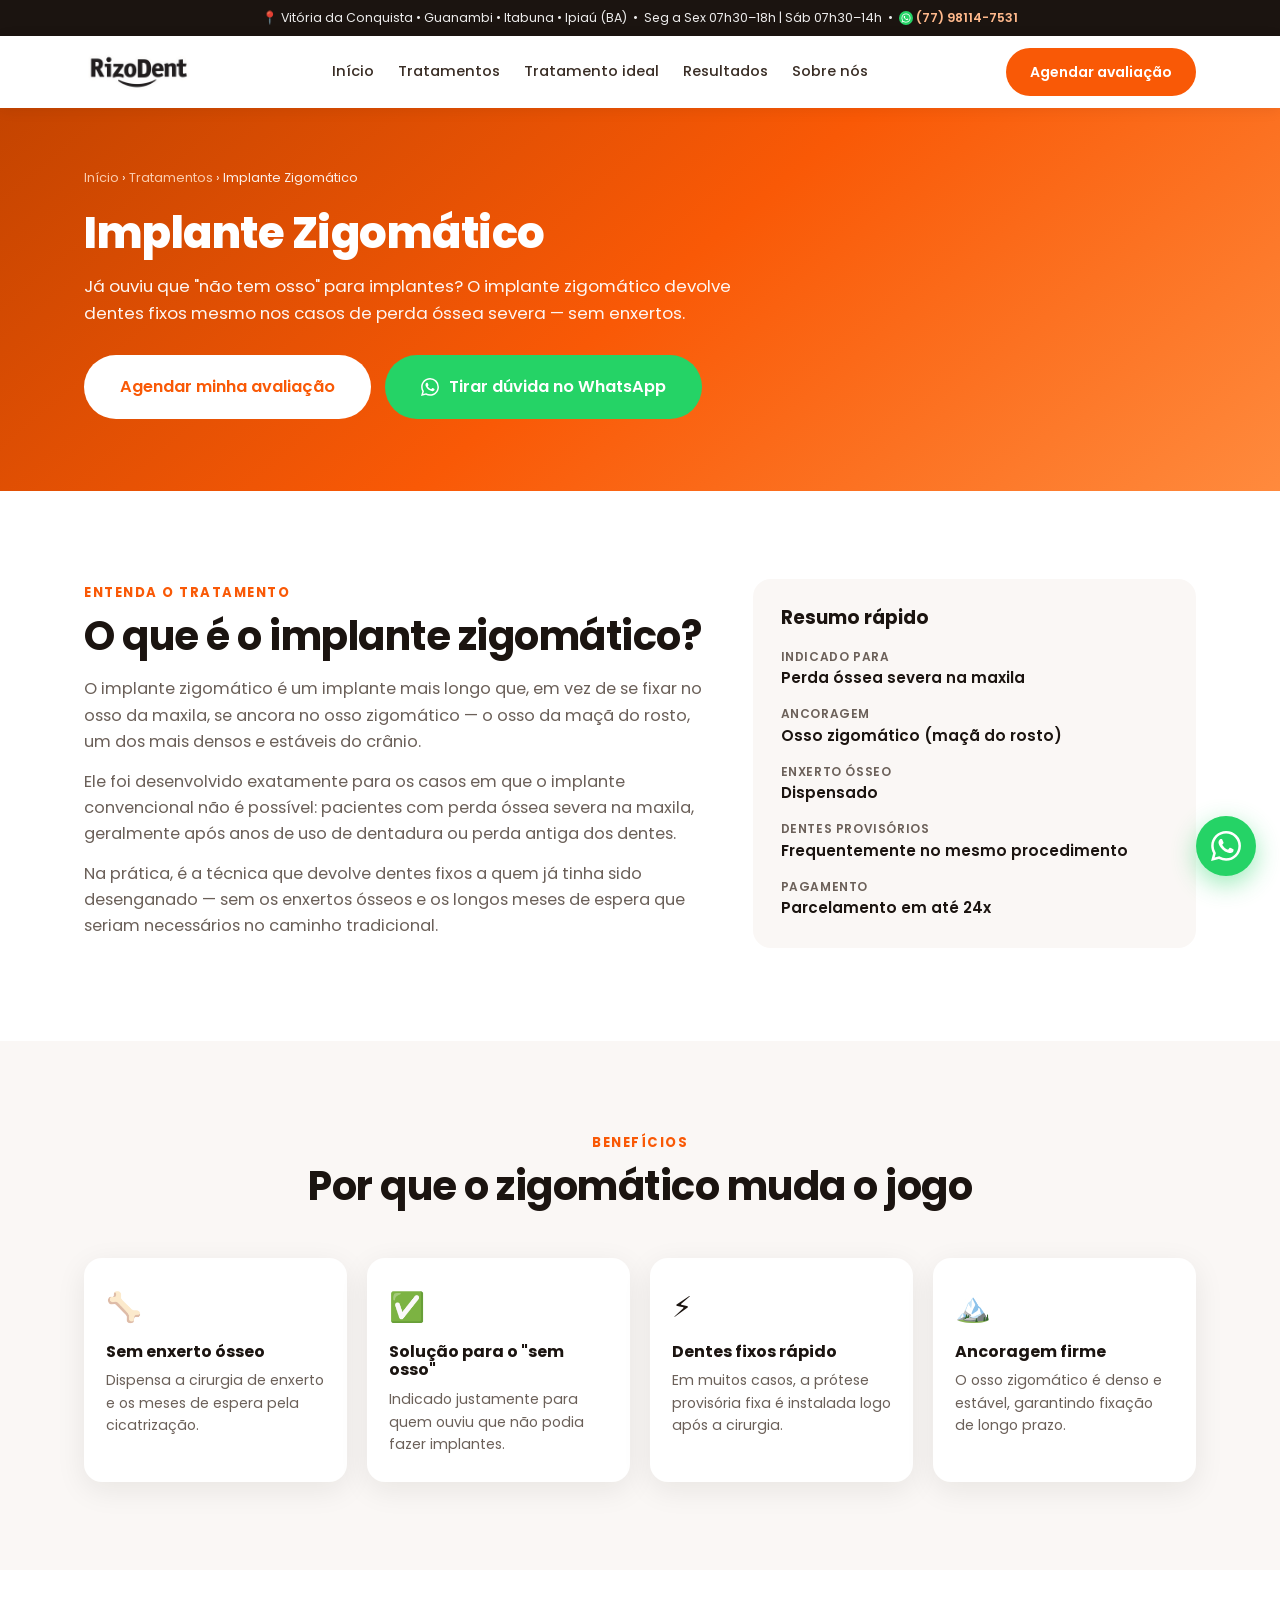
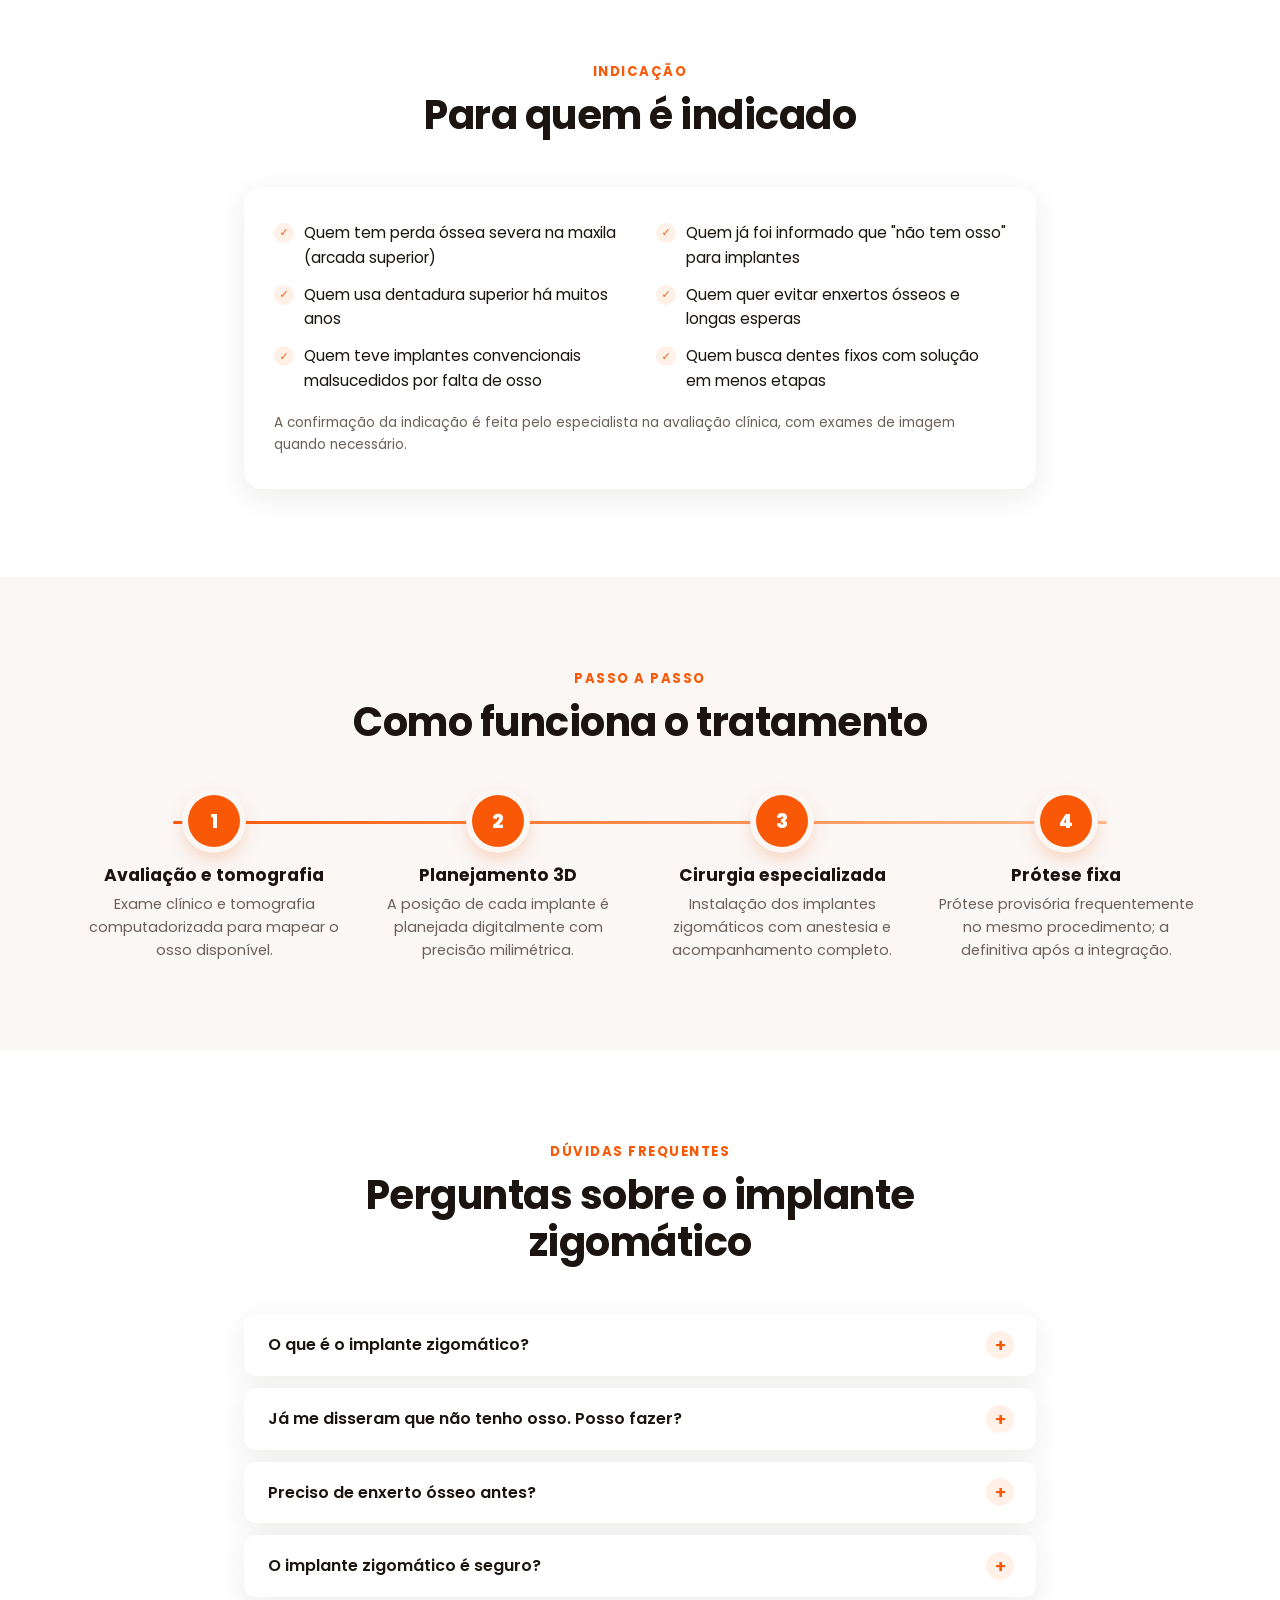
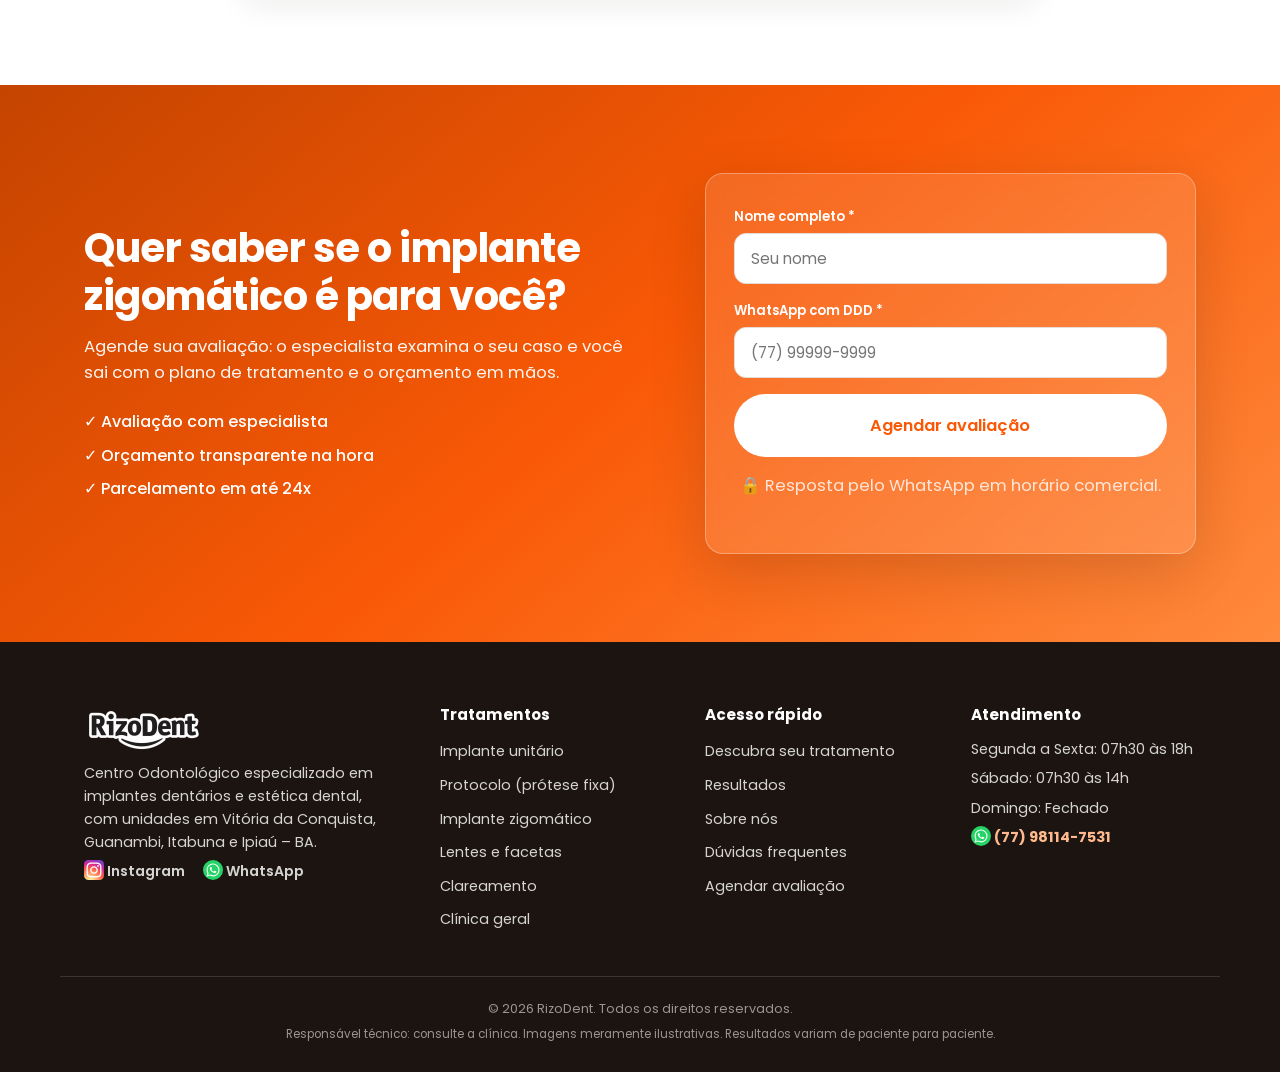
<file: implante-zigomatico.html>
<!DOCTYPE html>
<html lang="pt-BR">
<head>
  <meta charset="UTF-8">
  <meta name="viewport" content="width=device-width, initial-scale=1.0">
  <title>Implante Zigomático | RizoDent — Bahia</title>
  <meta name="description" content="Implante zigomático na RizoDent, com unidades em Vitória da Conquista, Guanambi, Itabuna e Ipiaú: dentes fixos para quem tem perda óssea severa na maxila, sem necessidade de enxerto ósseo.">
  <link rel="preconnect" href="https://fonts.googleapis.com">
  <link rel="preconnect" href="https://fonts.gstatic.com" crossorigin>
  <link href="https://fonts.googleapis.com/css2?family=Poppins:wght@400;500;600;700;800;900&display=swap" rel="stylesheet">
  <link rel="stylesheet" href="css/style.css?v=5">
</head>
<body>

  <div class="topbar">
    <p>📍 Vitória da Conquista • Guanambi • Itabuna • Ipiaú (BA)&ensp;•&ensp;Seg a Sex 07h30–18h | Sáb 07h30–14h&ensp;•&ensp;<a href="https://wa.me/5577981147531" target="_blank" rel="noopener"><img class="icon-img icon-img--sm" src="img/whatsapp.svg" alt=""> (77) 98114-7531</a></p>
  </div>

  <header class="header" id="header">
    <div class="container header__inner">
      <a href="index.html" class="logo" aria-label="RizoDent — Início"><img src="img/logo-rizodent.png" alt="RizoDent — Centro Odontológico"></a>
      <nav class="nav" id="nav" aria-label="Navegação principal">
        <a href="index.html">Início</a>
        <a href="tratamentos.html">Tratamentos</a>
        <a href="index.html#quiz">Tratamento ideal</a>
        <a href="resultados.html">Resultados</a>
        <a href="sobre.html">Sobre nós</a>
      </nav>
      <a href="#agendar" class="btn btn--primary header__cta">Agendar avaliação</a>
      <button class="nav-toggle" id="navToggle" aria-label="Abrir menu" aria-expanded="false">
        <span></span><span></span><span></span>
      </button>
    </div>
  </header>

  <main>
    <section class="page-hero">
      <div class="container">
        <nav class="breadcrumb" aria-label="Você está em">
          <a href="index.html">Início</a> › <a href="tratamentos.html">Tratamentos</a> › Implante Zigomático
        </nav>
        <h1>Implante Zigomático</h1>
        <p>Já ouviu que "não tem osso" para implantes? O implante zigomático devolve dentes fixos mesmo nos casos de perda óssea severa — sem enxertos.</p>
        <div class="page-hero__actions">
          <a href="#agendar" class="btn btn--light btn--lg">Agendar minha avaliação</a>
          <a href="https://wa.me/5577981147531?text=Ol%C3%A1!%20Quero%20saber%20mais%20sobre%20o%20implante%20zigom%C3%A1tico."
             class="btn btn--whatsapp btn--lg" target="_blank" rel="noopener"><svg viewBox="0 0 24 24" width="18" height="18" fill="currentColor" aria-hidden="true"><path d="M17.472 14.382c-.297-.149-1.758-.867-2.03-.967-.273-.099-.471-.148-.67.15-.197.297-.767.966-.94 1.164-.173.199-.347.223-.644.075-.297-.15-1.255-.463-2.39-1.475-.883-.788-1.48-1.761-1.653-2.059-.173-.297-.018-.458.13-.606.134-.133.298-.347.446-.52.149-.174.198-.298.298-.497.099-.198.05-.371-.025-.52-.075-.149-.669-1.612-.916-2.207-.242-.579-.487-.5-.669-.51-.173-.008-.371-.01-.57-.01-.198 0-.52.074-.792.372-.272.297-1.04 1.016-1.04 2.479 0 1.462 1.065 2.875 1.213 3.074.149.198 2.096 3.2 5.077 4.487.709.306 1.262.489 1.694.625.712.227 1.36.195 1.871.118.571-.085 1.758-.719 2.006-1.413.248-.694.248-1.289.173-1.413-.074-.124-.272-.198-.57-.347m-5.421 7.403h-.004a9.87 9.87 0 01-5.031-1.378l-.361-.214-3.741.982.998-3.648-.235-.374a9.86 9.86 0 01-1.51-5.26c.001-5.45 4.436-9.884 9.888-9.884 2.64 0 5.122 1.03 6.988 2.898a9.825 9.825 0 012.893 6.994c-.003 5.45-4.437 9.884-9.885 9.884m8.413-18.297A11.815 11.815 0 0012.05 0C5.495 0 .16 5.335.157 11.892c0 2.096.547 4.142 1.588 5.945L.057 24l6.305-1.654a11.882 11.882 0 005.683 1.448h.005c6.554 0 11.89-5.335 11.893-11.893a11.821 11.821 0 00-3.48-8.413Z"/></svg> Tirar dúvida no WhatsApp</a>
        </div>
      </div>
    </section>

    <section class="section">
      <div class="container detail-grid">
        <div class="lead-text reveal">
          <span class="eyebrow">Entenda o tratamento</span>
          <h2>O que é o implante zigomático?</h2>
            <p>O implante zigomático é um implante mais longo que, em vez de se fixar no osso da maxila, se ancora no osso zigomático — o osso da maçã do rosto, um dos mais densos e estáveis do crânio.</p>
            <p>Ele foi desenvolvido exatamente para os casos em que o implante convencional não é possível: pacientes com perda óssea severa na maxila, geralmente após anos de uso de dentadura ou perda antiga dos dentes.</p>
            <p>Na prática, é a técnica que devolve dentes fixos a quem já tinha sido desenganado — sem os enxertos ósseos e os longos meses de espera que seriam necessários no caminho tradicional.</p>
        </div>
        <aside class="resume-card reveal">
          <h3>Resumo rápido</h3>
          <dl>
              <div><dt>Indicado para</dt><dd>Perda óssea severa na maxila</dd></div>
              <div><dt>Ancoragem</dt><dd>Osso zigomático (maçã do rosto)</dd></div>
              <div><dt>Enxerto ósseo</dt><dd>Dispensado</dd></div>
              <div><dt>Dentes provisórios</dt><dd>Frequentemente no mesmo procedimento</dd></div>
              <div><dt>Pagamento</dt><dd>Parcelamento em até 24x</dd></div>
          </dl>
        </aside>
      </div>
    </section>

    <section class="section section--gray">
      <div class="container">
        <header class="section__head reveal">
          <span class="eyebrow">Benefícios</span>
          <h2>Por que o zigomático muda o jogo</h2>
        </header>
        <div class="benefit-grid">
          <div class="benefit reveal"><span>🦴</span><h3>Sem enxerto ósseo</h3><p>Dispensa a cirurgia de enxerto e os meses de espera pela cicatrização.</p></div>
          <div class="benefit reveal"><span>✅</span><h3>Solução para o "sem osso"</h3><p>Indicado justamente para quem ouviu que não podia fazer implantes.</p></div>
          <div class="benefit reveal"><span>⚡</span><h3>Dentes fixos rápido</h3><p>Em muitos casos, a prótese provisória fixa é instalada logo após a cirurgia.</p></div>
          <div class="benefit reveal"><span>🏔️</span><h3>Ancoragem firme</h3><p>O osso zigomático é denso e estável, garantindo fixação de longo prazo.</p></div>
        </div>
      </div>
    </section>

    <section class="section">
      <div class="container container--narrow">
        <header class="section__head reveal">
          <span class="eyebrow">Indicação</span>
          <h2>Para quem é indicado</h2>
        </header>
        <div class="check-panel reveal">
          <ul class="checklist">
            <li>Quem tem perda óssea severa na maxila (arcada superior)</li>
            <li>Quem já foi informado que "não tem osso" para implantes</li>
            <li>Quem usa dentadura superior há muitos anos</li>
            <li>Quem quer evitar enxertos ósseos e longas esperas</li>
            <li>Quem teve implantes convencionais malsucedidos por falta de osso</li>
            <li>Quem busca dentes fixos com solução em menos etapas</li>
          </ul>
          <p class="note">A confirmação da indicação é feita pelo especialista na avaliação clínica, com exames de imagem quando necessário.</p>
        </div>
      </div>
    </section>

    <section class="section section--gray">
      <div class="container">
        <header class="section__head reveal">
          <span class="eyebrow">Passo a passo</span>
          <h2>Como funciona o tratamento</h2>
        </header>
        <ol class="journey__line">
          <li class="jstep reveal">
            <span class="jstep__num">1</span>
            <div>
              <h3>Avaliação e tomografia</h3>
              <p>Exame clínico e tomografia computadorizada para mapear o osso disponível.</p>
            </div>
          </li>
          <li class="jstep reveal">
            <span class="jstep__num">2</span>
            <div>
              <h3>Planejamento 3D</h3>
              <p>A posição de cada implante é planejada digitalmente com precisão milimétrica.</p>
            </div>
          </li>
          <li class="jstep reveal">
            <span class="jstep__num">3</span>
            <div>
              <h3>Cirurgia especializada</h3>
              <p>Instalação dos implantes zigomáticos com anestesia e acompanhamento completo.</p>
            </div>
          </li>
          <li class="jstep reveal">
            <span class="jstep__num">4</span>
            <div>
              <h3>Prótese fixa</h3>
              <p>Prótese provisória frequentemente no mesmo procedimento; a definitiva após a integração.</p>
            </div>
          </li>
        </ol>
      </div>
    </section>

    <section class="section">
      <div class="container container--narrow">
        <header class="section__head reveal">
          <span class="eyebrow">Dúvidas frequentes</span>
          <h2>Perguntas sobre o implante zigomático</h2>
        </header>
        <div class="accordion">
          <details class="accordion__item reveal">
            <summary>O que é o implante zigomático?</summary>
            <p>É um implante mais longo, ancorado no osso zigomático (maçã do rosto) em vez do osso da maxila. Foi criado para devolver dentes fixos a pacientes com perda óssea severa, sem necessidade de enxertos.</p>
          </details>
          <details class="accordion__item reveal">
            <summary>Já me disseram que não tenho osso. Posso fazer?</summary>
            <p>Essa é exatamente a indicação do zigomático. O osso da maçã do rosto raramente sofre reabsorção, então ele permanece disponível mesmo quando a maxila perdeu volume — a tomografia na avaliação confirma o seu caso.</p>
          </details>
          <details class="accordion__item reveal">
            <summary>Preciso de enxerto ósseo antes?</summary>
            <p>Não. A grande vantagem do zigomático é dispensar o enxerto e os meses de espera pela cicatrização — o tratamento acontece em menos etapas.</p>
          </details>
          <details class="accordion__item reveal">
            <summary>O implante zigomático é seguro?</summary>
            <p>Sim. É uma técnica consolidada mundialmente há mais de duas décadas, desde que executada por especialista com planejamento por tomografia — exatamente o protocolo que seguimos na RizoDent.</p>
          </details>
        </div>
      </div>
    </section>

    <section class="final-cta" id="agendar">
      <div class="container final-cta__inner">
        <div class="reveal">
          <h2>Quer saber se o implante zigomático é para você?</h2>
          <p>Agende sua avaliação: o especialista examina o seu caso e você sai com o plano de tratamento e o orçamento em mãos.</p>
          <ul class="final-cta__checks">
            <li>✓ Avaliação com especialista</li>
            <li>✓ Orçamento transparente na hora</li>
            <li>✓ Parcelamento em até 24x</li>
          </ul>
        </div>
        <form class="form form--final lead-form reveal" novalidate data-servico="Implante Dentário">
          <div class="form__field">
            <label for="f-nome">Nome completo *</label>
            <input type="text" id="f-nome" name="nome" placeholder="Seu nome" required autocomplete="name">
          </div>
          <div class="form__field">
            <label for="f-telefone">WhatsApp com DDD *</label>
            <input type="tel" id="f-telefone" name="telefone" placeholder="(77) 99999-9999" required inputmode="numeric" autocomplete="tel">
          </div>
          <button type="submit" class="btn btn--light btn--lg btn--block">Agendar avaliação</button>
          <p class="form__privacy form__privacy--light">🔒 Resposta pelo WhatsApp em horário comercial.</p>
        </form>
      </div>
    </section>

  </main>

  <footer class="footer">
    <div class="container footer__grid">
      <div class="footer__brand">
        <p class="logo logo--footer"><img src="img/logo-rizodent.png" alt="RizoDent"></p>
        <p>Centro Odontológico especializado em implantes dentários e estética dental, com unidades em Vitória da Conquista, Guanambi, Itabuna e Ipiaú – BA.</p>
        <div class="footer__social">
          <a href="https://instagram.com/rizodentclinicas" target="_blank" rel="noopener" aria-label="Instagram"><img class="icon-img" src="img/instagram.svg" alt=""> Instagram</a>
          <a href="https://wa.me/5577981147531" target="_blank" rel="noopener" aria-label="WhatsApp"><img class="icon-img" src="img/whatsapp.svg" alt=""> WhatsApp</a>
        </div>
      </div>
      <div>
        <h3>Tratamentos</h3>
        <ul>
          <li><a href="implante-unitario.html">Implante unitário</a></li>
          <li><a href="protocolo.html">Protocolo (prótese fixa)</a></li>
          <li><a href="implante-zigomatico.html">Implante zigomático</a></li>
          <li><a href="lentes-e-facetas.html">Lentes e facetas</a></li>
          <li><a href="clareamento.html">Clareamento</a></li>
          <li><a href="clinica-geral.html">Clínica geral</a></li>
        </ul>
      </div>
      <div>
        <h3>Acesso rápido</h3>
        <ul>
          <li><a href="index.html#quiz">Descubra seu tratamento</a></li>
          <li><a href="resultados.html">Resultados</a></li>
          <li><a href="sobre.html">Sobre nós</a></li>
          <li><a href="index.html#faq">Dúvidas frequentes</a></li>
          <li><a href="#agendar">Agendar avaliação</a></li>
        </ul>
      </div>
      <div>
        <h3>Atendimento</h3>
        <p>Segunda a Sexta: 07h30 às 18h</p>
        <p>Sábado: 07h30 às 14h</p>
        <p>Domingo: Fechado</p>
        <p class="footer__phone"><a href="https://wa.me/5577981147531" target="_blank" rel="noopener"><img class="icon-img" src="img/whatsapp.svg" alt="WhatsApp"> (77) 98114-7531</a></p>
      </div>
    </div>
    <div class="container footer__bottom">
      <p>© 2026 RizoDent. Todos os direitos reservados.</p>
      <p class="footer__disclaimer">Responsável técnico: consulte a clínica. Imagens meramente ilustrativas. Resultados variam de paciente para paciente.</p>
    </div>
  </footer>

  <a href="https://wa.me/5577981147531?text=Ol%C3%A1!%20Quero%20agendar%20uma%20avalia%C3%A7%C3%A3o%20na%20RizoDent."
     class="whatsapp-float" target="_blank" rel="noopener" aria-label="Falar no WhatsApp">
    <svg viewBox="0 0 24 24" width="30" height="30" fill="#fff" aria-hidden="true"><path d="M17.472 14.382c-.297-.149-1.758-.867-2.03-.967-.273-.099-.471-.148-.67.15-.197.297-.767.966-.94 1.164-.173.199-.347.223-.644.075-.297-.15-1.255-.463-2.39-1.475-.883-.788-1.48-1.761-1.653-2.059-.173-.297-.018-.458.13-.606.134-.133.298-.347.446-.52.149-.174.198-.298.298-.497.099-.198.05-.371-.025-.52-.075-.149-.669-1.612-.916-2.207-.242-.579-.487-.5-.669-.51-.173-.008-.371-.01-.57-.01-.198 0-.52.074-.792.372-.272.297-1.04 1.016-1.04 2.479 0 1.462 1.065 2.875 1.213 3.074.149.198 2.096 3.2 5.077 4.487.709.306 1.262.489 1.694.625.712.227 1.36.195 1.871.118.571-.085 1.758-.719 2.006-1.413.248-.694.248-1.289.173-1.413-.074-.124-.272-.198-.57-.347m-5.421 7.403h-.004a9.87 9.87 0 01-5.031-1.378l-.361-.214-3.741.982.998-3.648-.235-.374a9.86 9.86 0 01-1.51-5.26c.001-5.45 4.436-9.884 9.888-9.884 2.64 0 5.122 1.03 6.988 2.898a9.825 9.825 0 012.893 6.994c-.003 5.45-4.437 9.884-9.885 9.884m8.413-18.297A11.815 11.815 0 0012.05 0C5.495 0 .16 5.335.157 11.892c0 2.096.547 4.142 1.588 5.945L.057 24l6.305-1.654a11.882 11.882 0 005.683 1.448h.005c6.554 0 11.89-5.335 11.893-11.893a11.821 11.821 0 00-3.48-8.413Z"/></svg>
  </a>

  <script src="js/main.js?v=5"></script>
</body>
</html>
</file>
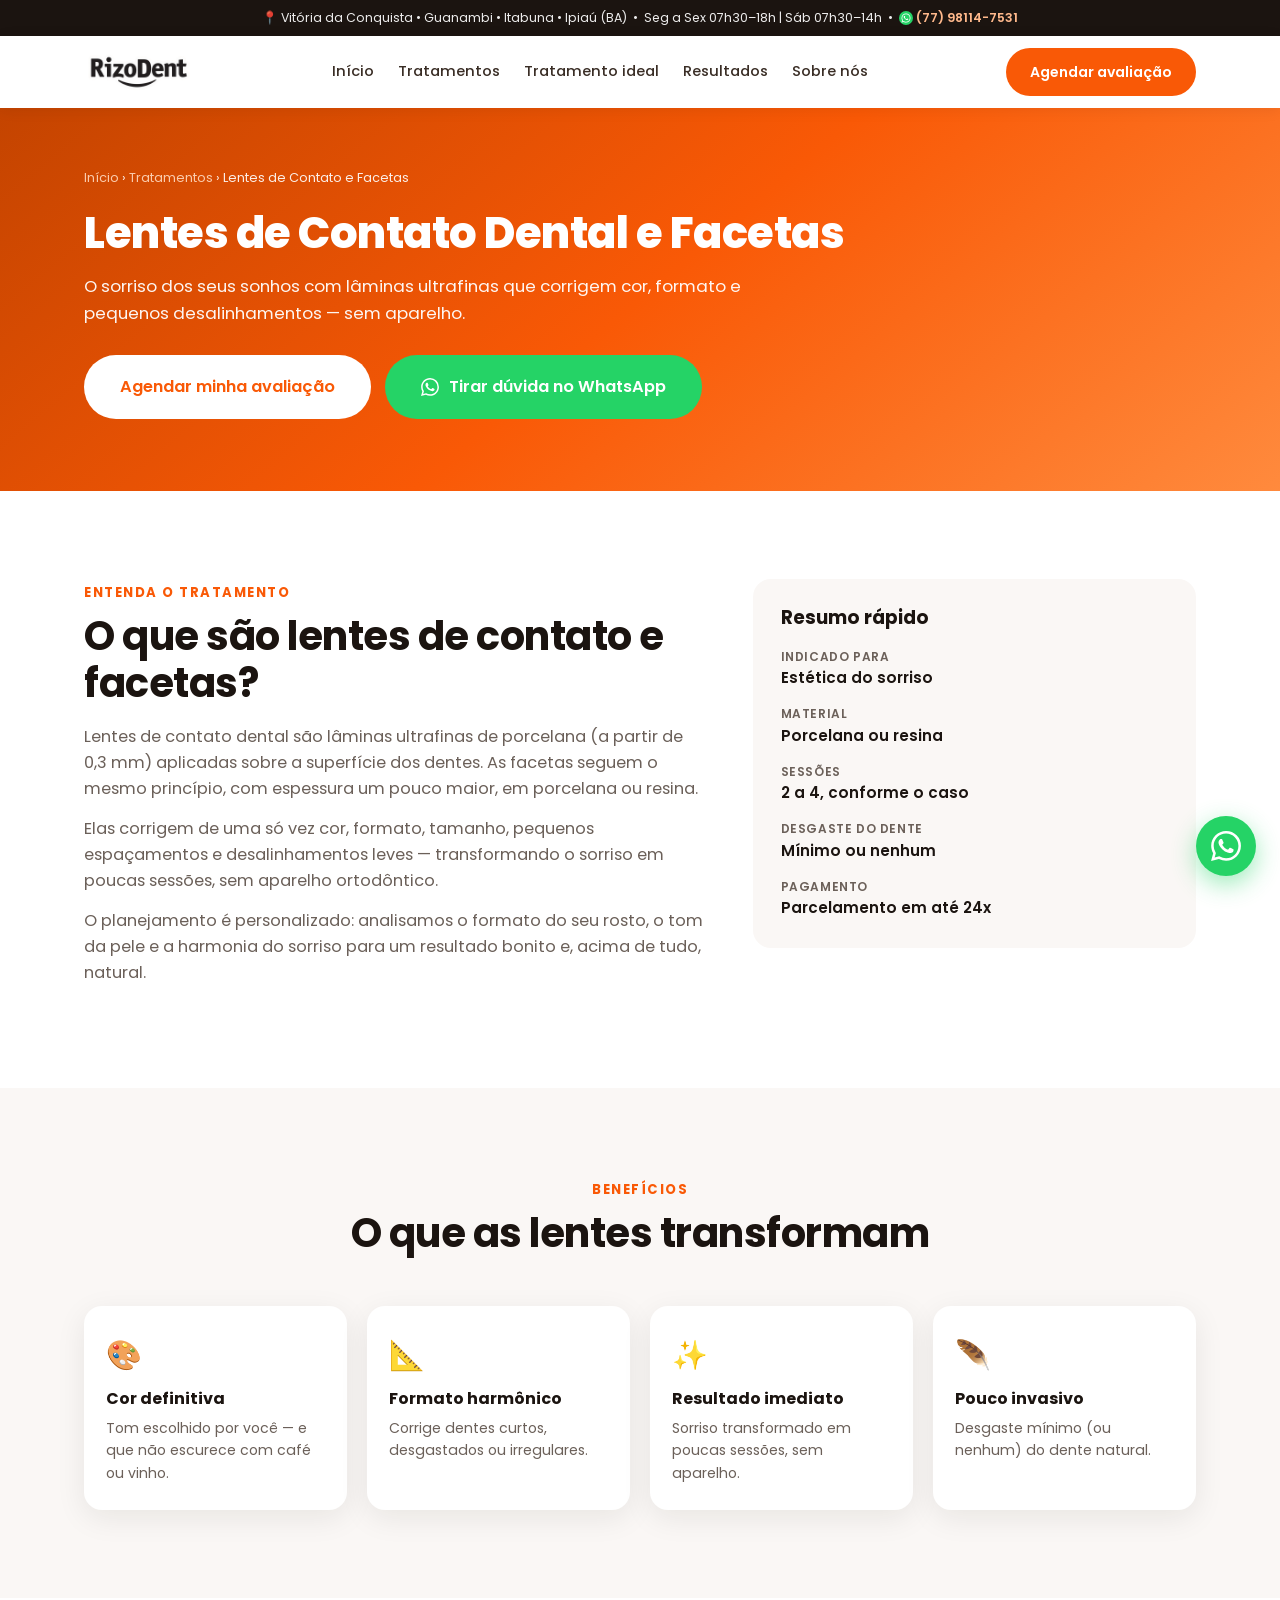
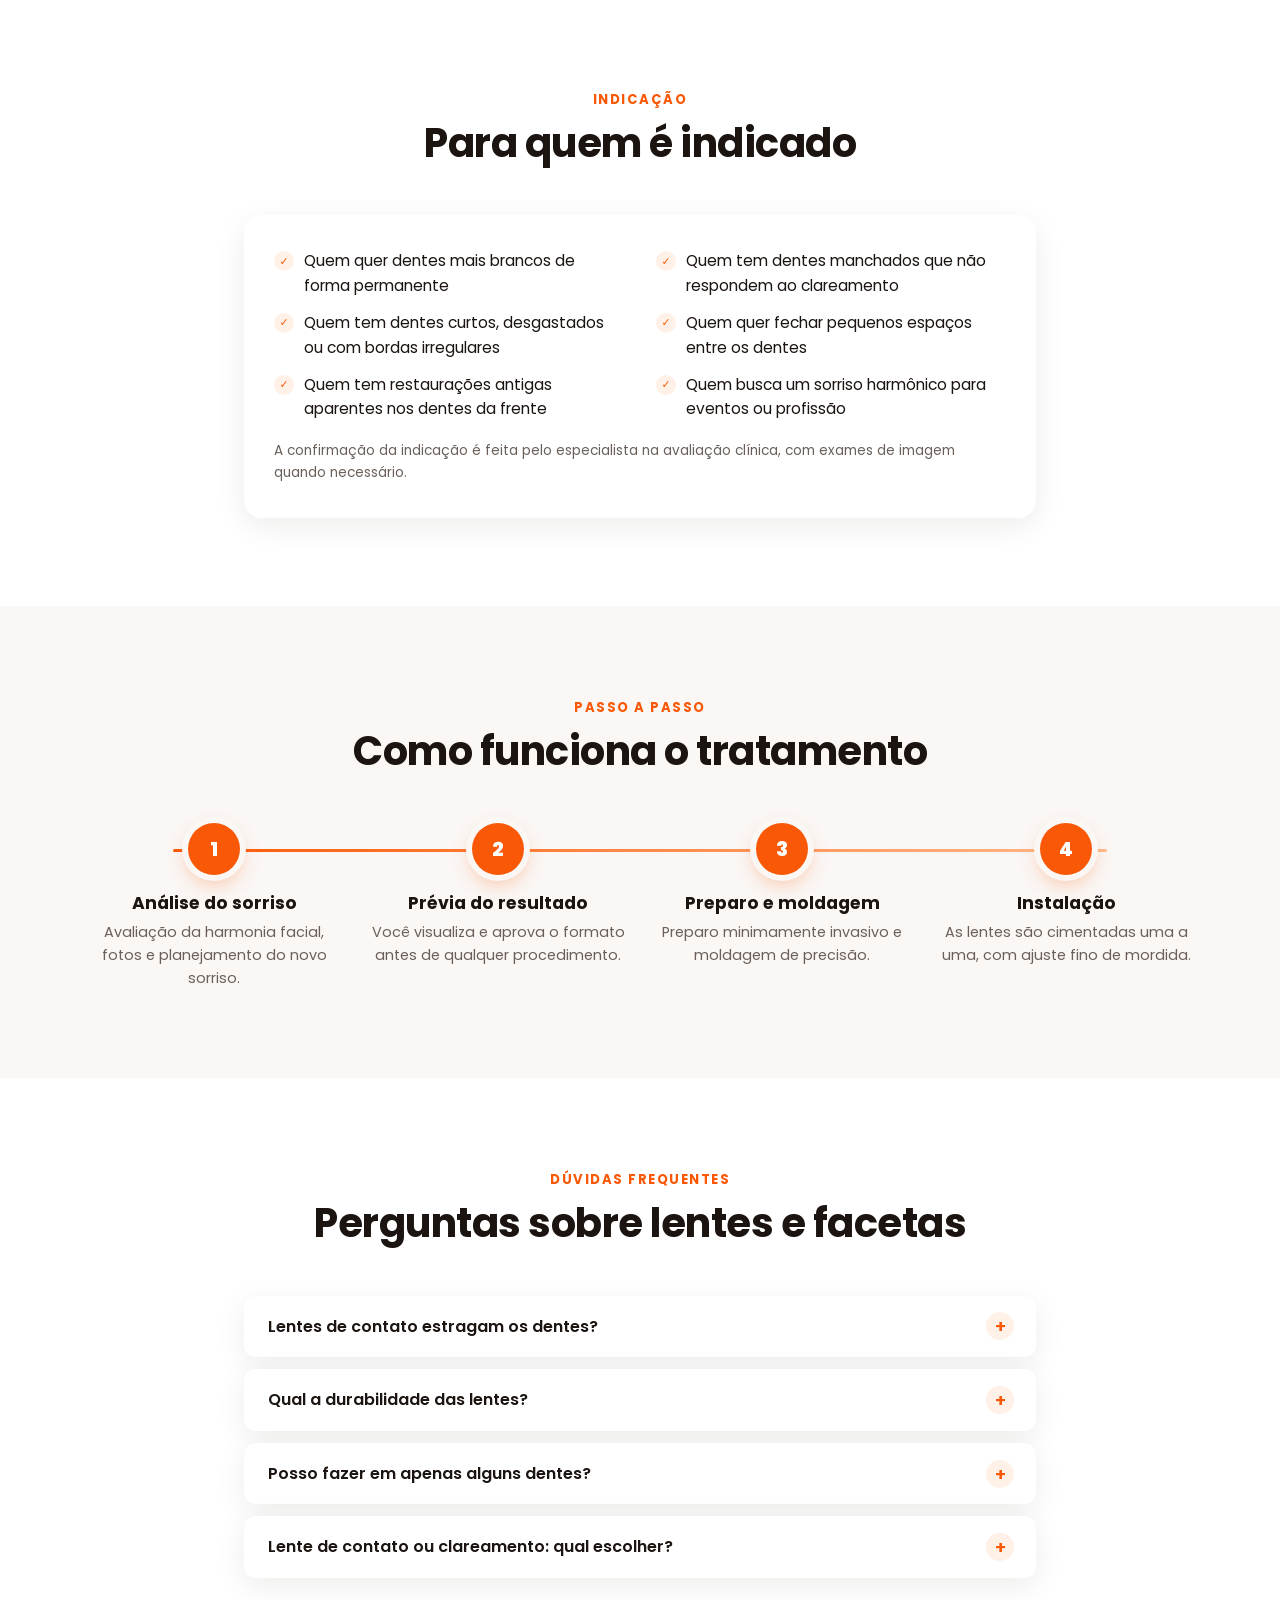
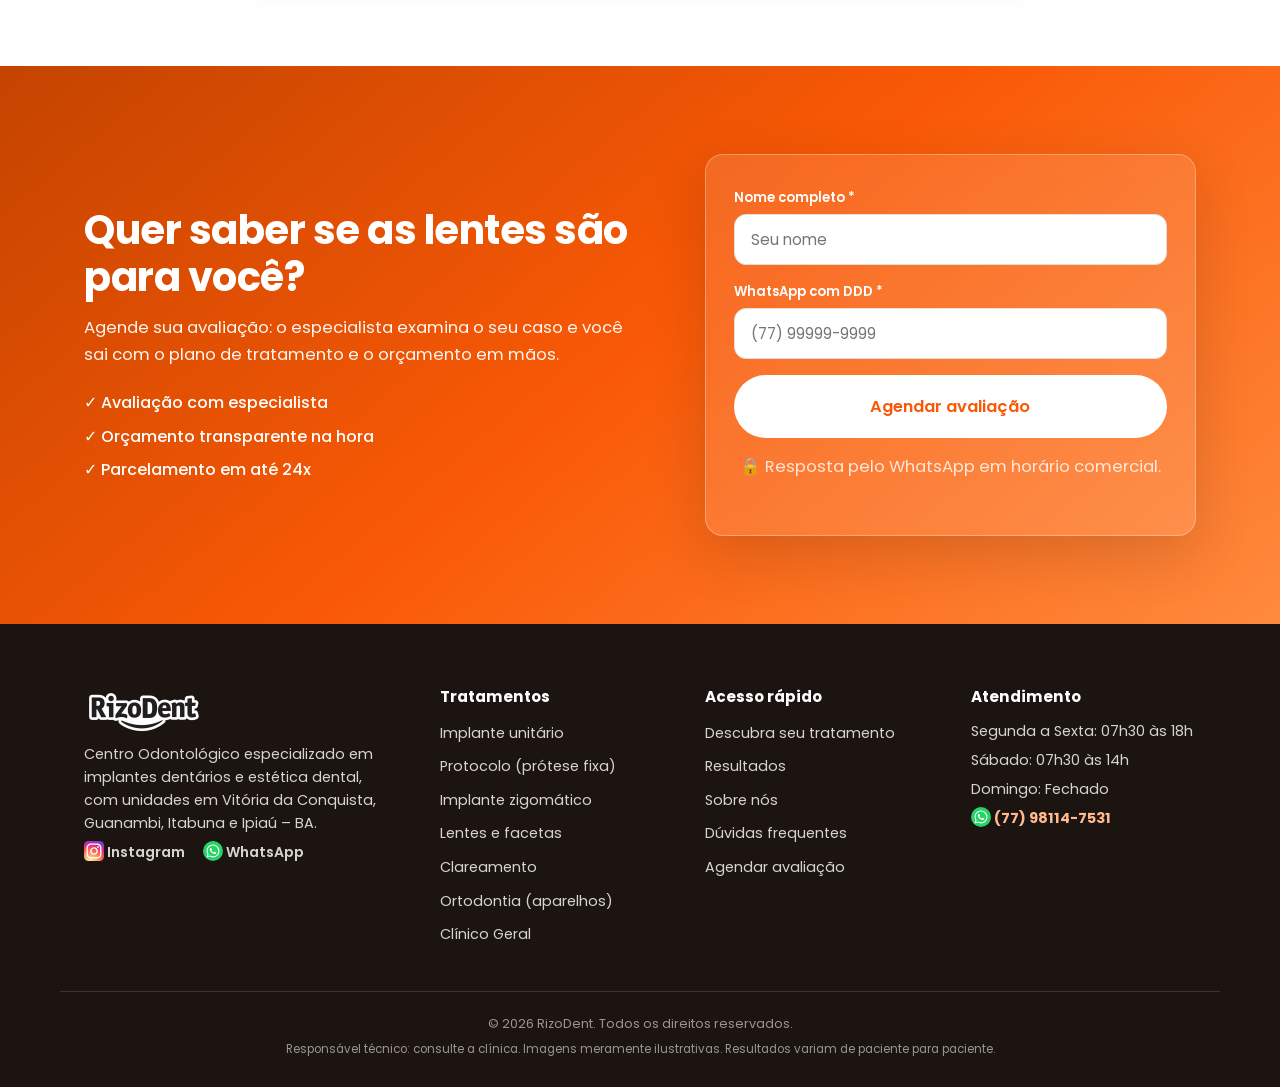
<file: lentes-e-facetas.html>
<!DOCTYPE html>
<html lang="pt-BR">
<head>
  <meta charset="UTF-8">
  <meta name="viewport" content="width=device-width, initial-scale=1.0">
  <title>Lentes de Contato e Facetas | RizoDent — Bahia</title>
  <meta name="description" content="Lentes de contato dental e facetas na RizoDent, com unidades em Vitória da Conquista, Guanambi, Itabuna e Ipiaú: transformação estética do sorriso com resultado natural.">
  <link rel="preconnect" href="https://fonts.googleapis.com">
  <link rel="preconnect" href="https://fonts.gstatic.com" crossorigin>
  <link href="https://fonts.googleapis.com/css2?family=Poppins:wght@400;500;600;700;800;900&display=swap" rel="stylesheet">
  <link rel="stylesheet" href="css/style.css?v=6">
</head>
<body>

  <div class="topbar">
    <p>📍 Vitória da Conquista • Guanambi • Itabuna • Ipiaú (BA)&ensp;•&ensp;Seg a Sex 07h30–18h | Sáb 07h30–14h&ensp;•&ensp;<a href="https://wa.me/5577981147531?text=Ol%C3%A1!%20Vim%20do%20site." target="_blank" rel="noopener"><img class="icon-img icon-img--sm" src="img/whatsapp.svg" alt=""> (77) 98114-7531</a></p>
  </div>

  <header class="header" id="header">
    <div class="container header__inner">
      <a href="index.html" class="logo" aria-label="RizoDent — Início"><img src="img/logo-rizodent.png" alt="RizoDent — Centro Odontológico"></a>
      <nav class="nav" id="nav" aria-label="Navegação principal">
        <a href="index.html">Início</a>
        <a href="tratamentos.html">Tratamentos</a>
        <a href="index.html#quiz">Tratamento ideal</a>
        <a href="resultados.html">Resultados</a>
        <a href="sobre.html">Sobre nós</a>
      </nav>
      <a href="#agendar" class="btn btn--primary header__cta">Agendar avaliação</a>
      <button class="nav-toggle" id="navToggle" aria-label="Abrir menu" aria-expanded="false">
        <span></span><span></span><span></span>
      </button>
    </div>
  </header>

  <main>
    <section class="page-hero">
      <div class="container">
        <nav class="breadcrumb" aria-label="Você está em">
          <a href="index.html">Início</a> › <a href="tratamentos.html">Tratamentos</a> › Lentes de Contato e Facetas
        </nav>
        <h1>Lentes de Contato Dental e Facetas</h1>
        <p>O sorriso dos seus sonhos com lâminas ultrafinas que corrigem cor, formato e pequenos desalinhamentos — sem aparelho.</p>
        <div class="page-hero__actions">
          <a href="#agendar" class="btn btn--light btn--lg">Agendar minha avaliação</a>
          <a href="https://wa.me/5577981147531?text=Ol%C3%A1!%20Vim%20do%20site.%20Quero%20saber%20mais%20sobre%20lentes%20de%20contato%20e%20facetas."
             class="btn btn--whatsapp btn--lg" target="_blank" rel="noopener"><svg viewBox="0 0 24 24" width="18" height="18" fill="currentColor" aria-hidden="true"><path d="M17.472 14.382c-.297-.149-1.758-.867-2.03-.967-.273-.099-.471-.148-.67.15-.197.297-.767.966-.94 1.164-.173.199-.347.223-.644.075-.297-.15-1.255-.463-2.39-1.475-.883-.788-1.48-1.761-1.653-2.059-.173-.297-.018-.458.13-.606.134-.133.298-.347.446-.52.149-.174.198-.298.298-.497.099-.198.05-.371-.025-.52-.075-.149-.669-1.612-.916-2.207-.242-.579-.487-.5-.669-.51-.173-.008-.371-.01-.57-.01-.198 0-.52.074-.792.372-.272.297-1.04 1.016-1.04 2.479 0 1.462 1.065 2.875 1.213 3.074.149.198 2.096 3.2 5.077 4.487.709.306 1.262.489 1.694.625.712.227 1.36.195 1.871.118.571-.085 1.758-.719 2.006-1.413.248-.694.248-1.289.173-1.413-.074-.124-.272-.198-.57-.347m-5.421 7.403h-.004a9.87 9.87 0 01-5.031-1.378l-.361-.214-3.741.982.998-3.648-.235-.374a9.86 9.86 0 01-1.51-5.26c.001-5.45 4.436-9.884 9.888-9.884 2.64 0 5.122 1.03 6.988 2.898a9.825 9.825 0 012.893 6.994c-.003 5.45-4.437 9.884-9.885 9.884m8.413-18.297A11.815 11.815 0 0012.05 0C5.495 0 .16 5.335.157 11.892c0 2.096.547 4.142 1.588 5.945L.057 24l6.305-1.654a11.882 11.882 0 005.683 1.448h.005c6.554 0 11.89-5.335 11.893-11.893a11.821 11.821 0 00-3.48-8.413Z"/></svg> Tirar dúvida no WhatsApp</a>
        </div>
      </div>
    </section>

    <section class="section">
      <div class="container detail-grid">
        <div class="lead-text reveal">
          <span class="eyebrow">Entenda o tratamento</span>
          <h2>O que são lentes de contato e facetas?</h2>
            <p>Lentes de contato dental são lâminas ultrafinas de porcelana (a partir de 0,3 mm) aplicadas sobre a superfície dos dentes. As facetas seguem o mesmo princípio, com espessura um pouco maior, em porcelana ou resina.</p>
            <p>Elas corrigem de uma só vez cor, formato, tamanho, pequenos espaçamentos e desalinhamentos leves — transformando o sorriso em poucas sessões, sem aparelho ortodôntico.</p>
            <p>O planejamento é personalizado: analisamos o formato do seu rosto, o tom da pele e a harmonia do sorriso para um resultado bonito e, acima de tudo, natural.</p>
        </div>
        <aside class="resume-card reveal">
          <h3>Resumo rápido</h3>
          <dl>
              <div><dt>Indicado para</dt><dd>Estética do sorriso</dd></div>
              <div><dt>Material</dt><dd>Porcelana ou resina</dd></div>
              <div><dt>Sessões</dt><dd>2 a 4, conforme o caso</dd></div>
              <div><dt>Desgaste do dente</dt><dd>Mínimo ou nenhum</dd></div>
              <div><dt>Pagamento</dt><dd>Parcelamento em até 24x</dd></div>
          </dl>
        </aside>
      </div>
    </section>

    <section class="section section--gray">
      <div class="container">
        <header class="section__head reveal">
          <span class="eyebrow">Benefícios</span>
          <h2>O que as lentes transformam</h2>
        </header>
        <div class="benefit-grid">
          <div class="benefit reveal"><span>🎨</span><h3>Cor definitiva</h3><p>Tom escolhido por você — e que não escurece com café ou vinho.</p></div>
          <div class="benefit reveal"><span>📐</span><h3>Formato harmônico</h3><p>Corrige dentes curtos, desgastados ou irregulares.</p></div>
          <div class="benefit reveal"><span>✨</span><h3>Resultado imediato</h3><p>Sorriso transformado em poucas sessões, sem aparelho.</p></div>
          <div class="benefit reveal"><span>🪶</span><h3>Pouco invasivo</h3><p>Desgaste mínimo (ou nenhum) do dente natural.</p></div>
        </div>
      </div>
    </section>

    <section class="section">
      <div class="container container--narrow">
        <header class="section__head reveal">
          <span class="eyebrow">Indicação</span>
          <h2>Para quem é indicado</h2>
        </header>
        <div class="check-panel reveal">
          <ul class="checklist">
            <li>Quem quer dentes mais brancos de forma permanente</li>
            <li>Quem tem dentes manchados que não respondem ao clareamento</li>
            <li>Quem tem dentes curtos, desgastados ou com bordas irregulares</li>
            <li>Quem quer fechar pequenos espaços entre os dentes</li>
            <li>Quem tem restaurações antigas aparentes nos dentes da frente</li>
            <li>Quem busca um sorriso harmônico para eventos ou profissão</li>
          </ul>
          <p class="note">A confirmação da indicação é feita pelo especialista na avaliação clínica, com exames de imagem quando necessário.</p>
        </div>
      </div>
    </section>

    <section class="section section--gray">
      <div class="container">
        <header class="section__head reveal">
          <span class="eyebrow">Passo a passo</span>
          <h2>Como funciona o tratamento</h2>
        </header>
        <ol class="journey__line">
          <li class="jstep reveal">
            <span class="jstep__num">1</span>
            <div>
              <h3>Análise do sorriso</h3>
              <p>Avaliação da harmonia facial, fotos e planejamento do novo sorriso.</p>
            </div>
          </li>
          <li class="jstep reveal">
            <span class="jstep__num">2</span>
            <div>
              <h3>Prévia do resultado</h3>
              <p>Você visualiza e aprova o formato antes de qualquer procedimento.</p>
            </div>
          </li>
          <li class="jstep reveal">
            <span class="jstep__num">3</span>
            <div>
              <h3>Preparo e moldagem</h3>
              <p>Preparo minimamente invasivo e moldagem de precisão.</p>
            </div>
          </li>
          <li class="jstep reveal">
            <span class="jstep__num">4</span>
            <div>
              <h3>Instalação</h3>
              <p>As lentes são cimentadas uma a uma, com ajuste fino de mordida.</p>
            </div>
          </li>
        </ol>
      </div>
    </section>

    <section class="section">
      <div class="container container--narrow">
        <header class="section__head reveal">
          <span class="eyebrow">Dúvidas frequentes</span>
          <h2>Perguntas sobre lentes e facetas</h2>
        </header>
        <div class="accordion">
          <details class="accordion__item reveal">
            <summary>Lentes de contato estragam os dentes?</summary>
            <p>Não, quando bem indicadas e executadas. O desgaste é mínimo — às vezes nenhum — e a lente protege a superfície do dente.</p>
          </details>
          <details class="accordion__item reveal">
            <summary>Qual a durabilidade das lentes?</summary>
            <p>As de porcelana duram em média 10 a 15 anos com bons cuidados. As de resina têm vida útil menor, com custo mais acessível.</p>
          </details>
          <details class="accordion__item reveal">
            <summary>Posso fazer em apenas alguns dentes?</summary>
            <p>Sim. Em muitos casos tratamos só os dentes que aparecem no sorriso, combinando a cor com os demais — às vezes junto com um clareamento.</p>
          </details>
          <details class="accordion__item reveal">
            <summary>Lente de contato ou clareamento: qual escolher?</summary>
            <p>Se a questão é só a cor, o clareamento resolve com investimento menor. Se há formato, desgaste ou manchas resistentes, as lentes são o caminho. A avaliação define o melhor plano.</p>
          </details>
        </div>
      </div>
    </section>

    <section class="final-cta" id="agendar">
      <div class="container final-cta__inner">
        <div class="reveal">
          <h2>Quer saber se as lentes são para você?</h2>
          <p>Agende sua avaliação: o especialista examina o seu caso e você sai com o plano de tratamento e o orçamento em mãos.</p>
          <ul class="final-cta__checks">
            <li>✓ Avaliação com especialista</li>
            <li>✓ Orçamento transparente na hora</li>
            <li>✓ Parcelamento em até 24x</li>
          </ul>
        </div>
        <form class="form form--final lead-form reveal" novalidate data-servico="Lente de Contato Dental">
          <div class="form__field">
            <label for="f-nome">Nome completo *</label>
            <input type="text" id="f-nome" name="nome" placeholder="Seu nome" required autocomplete="name">
          </div>
          <div class="form__field">
            <label for="f-telefone">WhatsApp com DDD *</label>
            <input type="tel" id="f-telefone" name="telefone" placeholder="(77) 99999-9999" required inputmode="numeric" autocomplete="tel">
          </div>
          <button type="submit" class="btn btn--light btn--lg btn--block">Agendar avaliação</button>
          <p class="form__privacy form__privacy--light">🔒 Resposta pelo WhatsApp em horário comercial.</p>
        </form>
      </div>
    </section>

  </main>

  <footer class="footer">
    <div class="container footer__grid">
      <div class="footer__brand">
        <p class="logo logo--footer"><img src="img/logo-rizodent.png" alt="RizoDent"></p>
        <p>Centro Odontológico especializado em implantes dentários e estética dental, com unidades em Vitória da Conquista, Guanambi, Itabuna e Ipiaú – BA.</p>
        <div class="footer__social">
          <a href="https://instagram.com/rizodentclinicas" target="_blank" rel="noopener" aria-label="Instagram"><img class="icon-img" src="img/instagram.svg" alt=""> Instagram</a>
          <a href="https://wa.me/5577981147531?text=Ol%C3%A1!%20Vim%20do%20site." target="_blank" rel="noopener" aria-label="WhatsApp"><img class="icon-img" src="img/whatsapp.svg" alt=""> WhatsApp</a>
        </div>
      </div>
      <div>
        <h3>Tratamentos</h3>
        <ul>
          <li><a href="implante-unitario.html">Implante unitário</a></li>
          <li><a href="protocolo.html">Protocolo (prótese fixa)</a></li>
          <li><a href="implante-zigomatico.html">Implante zigomático</a></li>
          <li><a href="lentes-e-facetas.html">Lentes e facetas</a></li>
          <li><a href="clareamento.html">Clareamento</a></li>
          <li><a href="ortodontia.html">Ortodontia (aparelhos)</a></li>
          <li><a href="clinica-geral.html">Clínico Geral</a></li>
        </ul>
      </div>
      <div>
        <h3>Acesso rápido</h3>
        <ul>
          <li><a href="index.html#quiz">Descubra seu tratamento</a></li>
          <li><a href="resultados.html">Resultados</a></li>
          <li><a href="sobre.html">Sobre nós</a></li>
          <li><a href="index.html#faq">Dúvidas frequentes</a></li>
          <li><a href="#agendar">Agendar avaliação</a></li>
        </ul>
      </div>
      <div>
        <h3>Atendimento</h3>
        <p>Segunda a Sexta: 07h30 às 18h</p>
        <p>Sábado: 07h30 às 14h</p>
        <p>Domingo: Fechado</p>
        <p class="footer__phone"><a href="https://wa.me/5577981147531?text=Ol%C3%A1!%20Vim%20do%20site." target="_blank" rel="noopener"><img class="icon-img" src="img/whatsapp.svg" alt="WhatsApp"> (77) 98114-7531</a></p>
      </div>
    </div>
    <div class="container footer__bottom">
      <p>© 2026 RizoDent. Todos os direitos reservados.</p>
      <p class="footer__disclaimer">Responsável técnico: consulte a clínica. Imagens meramente ilustrativas. Resultados variam de paciente para paciente.</p>
    </div>
  </footer>

  <a href="https://wa.me/5577981147531?text=Ol%C3%A1!%20Vim%20do%20site.%20Quero%20agendar%20uma%20avalia%C3%A7%C3%A3o%20na%20RizoDent."
     class="whatsapp-float" target="_blank" rel="noopener" aria-label="Falar no WhatsApp">
    <svg viewBox="0 0 24 24" width="30" height="30" fill="#fff" aria-hidden="true"><path d="M17.472 14.382c-.297-.149-1.758-.867-2.03-.967-.273-.099-.471-.148-.67.15-.197.297-.767.966-.94 1.164-.173.199-.347.223-.644.075-.297-.15-1.255-.463-2.39-1.475-.883-.788-1.48-1.761-1.653-2.059-.173-.297-.018-.458.13-.606.134-.133.298-.347.446-.52.149-.174.198-.298.298-.497.099-.198.05-.371-.025-.52-.075-.149-.669-1.612-.916-2.207-.242-.579-.487-.5-.669-.51-.173-.008-.371-.01-.57-.01-.198 0-.52.074-.792.372-.272.297-1.04 1.016-1.04 2.479 0 1.462 1.065 2.875 1.213 3.074.149.198 2.096 3.2 5.077 4.487.709.306 1.262.489 1.694.625.712.227 1.36.195 1.871.118.571-.085 1.758-.719 2.006-1.413.248-.694.248-1.289.173-1.413-.074-.124-.272-.198-.57-.347m-5.421 7.403h-.004a9.87 9.87 0 01-5.031-1.378l-.361-.214-3.741.982.998-3.648-.235-.374a9.86 9.86 0 01-1.51-5.26c.001-5.45 4.436-9.884 9.888-9.884 2.64 0 5.122 1.03 6.988 2.898a9.825 9.825 0 012.893 6.994c-.003 5.45-4.437 9.884-9.885 9.884m8.413-18.297A11.815 11.815 0 0012.05 0C5.495 0 .16 5.335.157 11.892c0 2.096.547 4.142 1.588 5.945L.057 24l6.305-1.654a11.882 11.882 0 005.683 1.448h.005c6.554 0 11.89-5.335 11.893-11.893a11.821 11.821 0 00-3.48-8.413Z"/></svg>
  </a>

  <script src="js/main.js?v=6"></script>
</body>
</html>
</file>
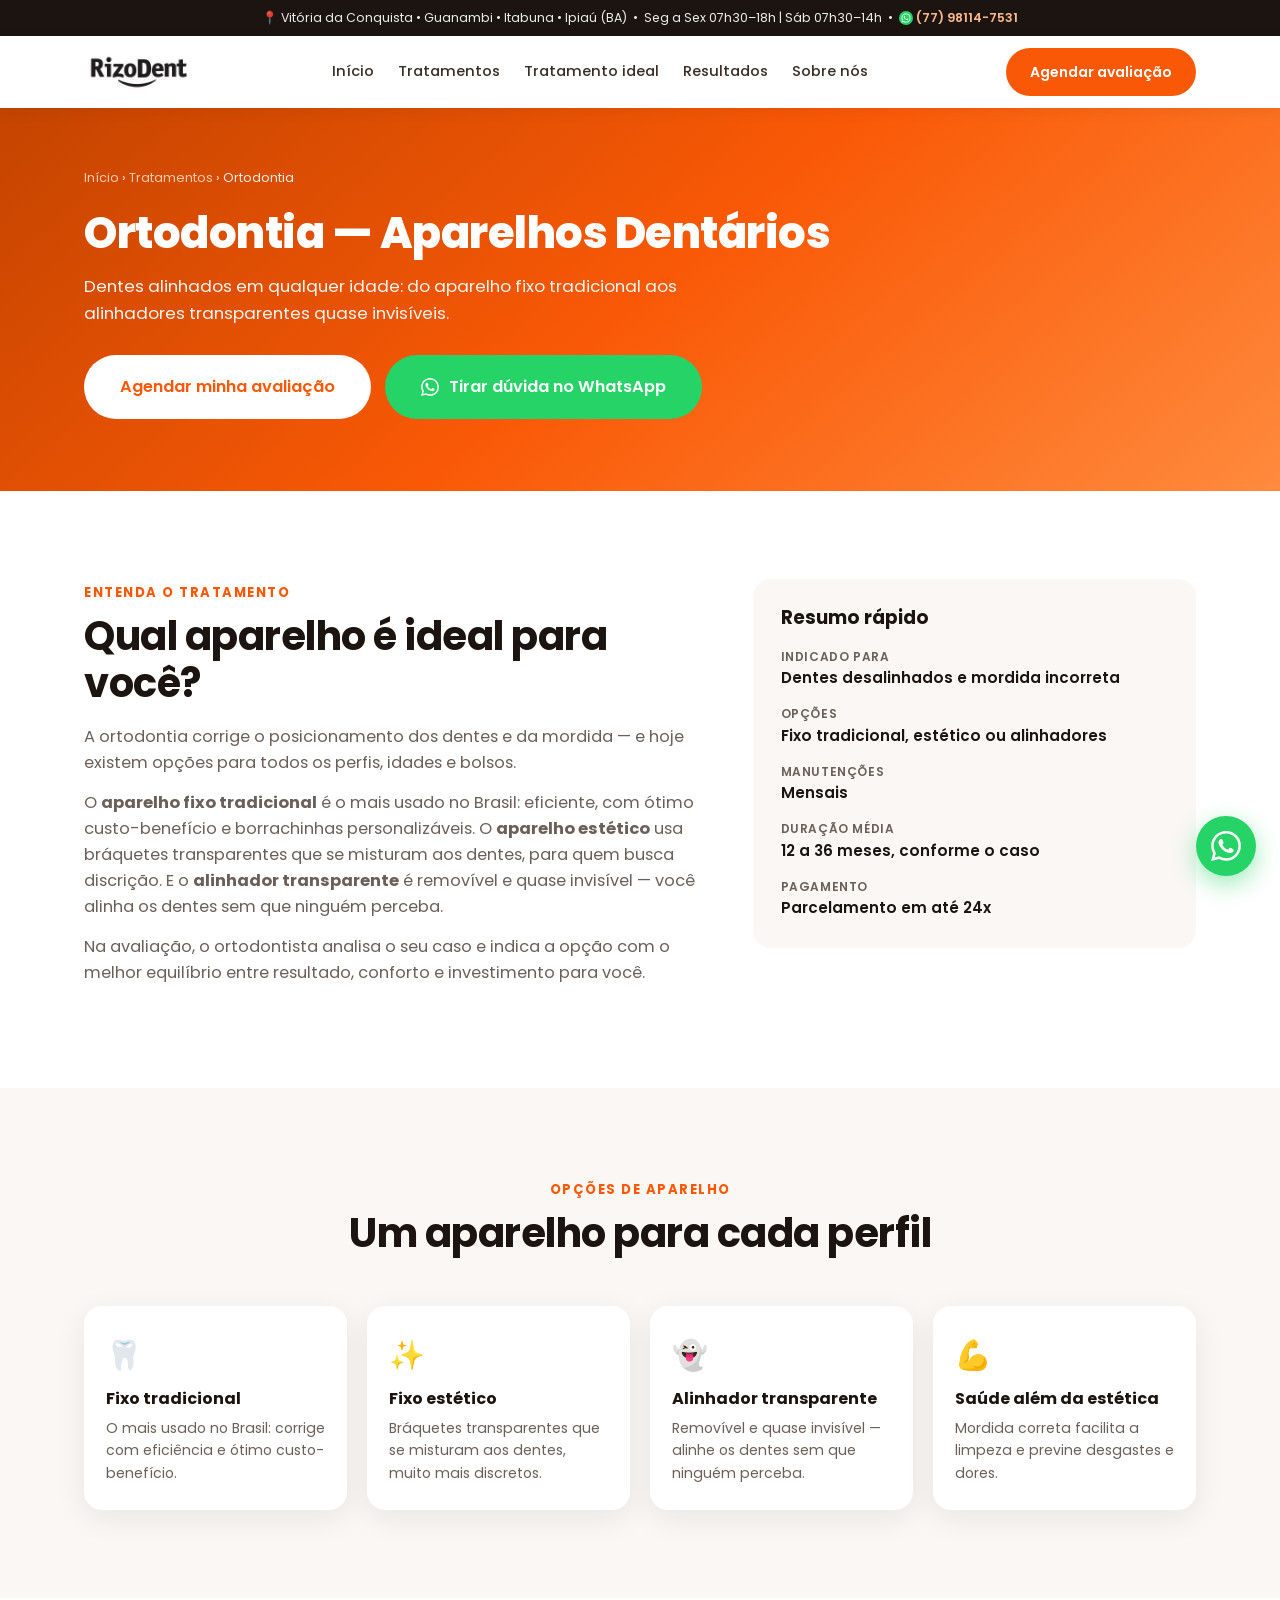
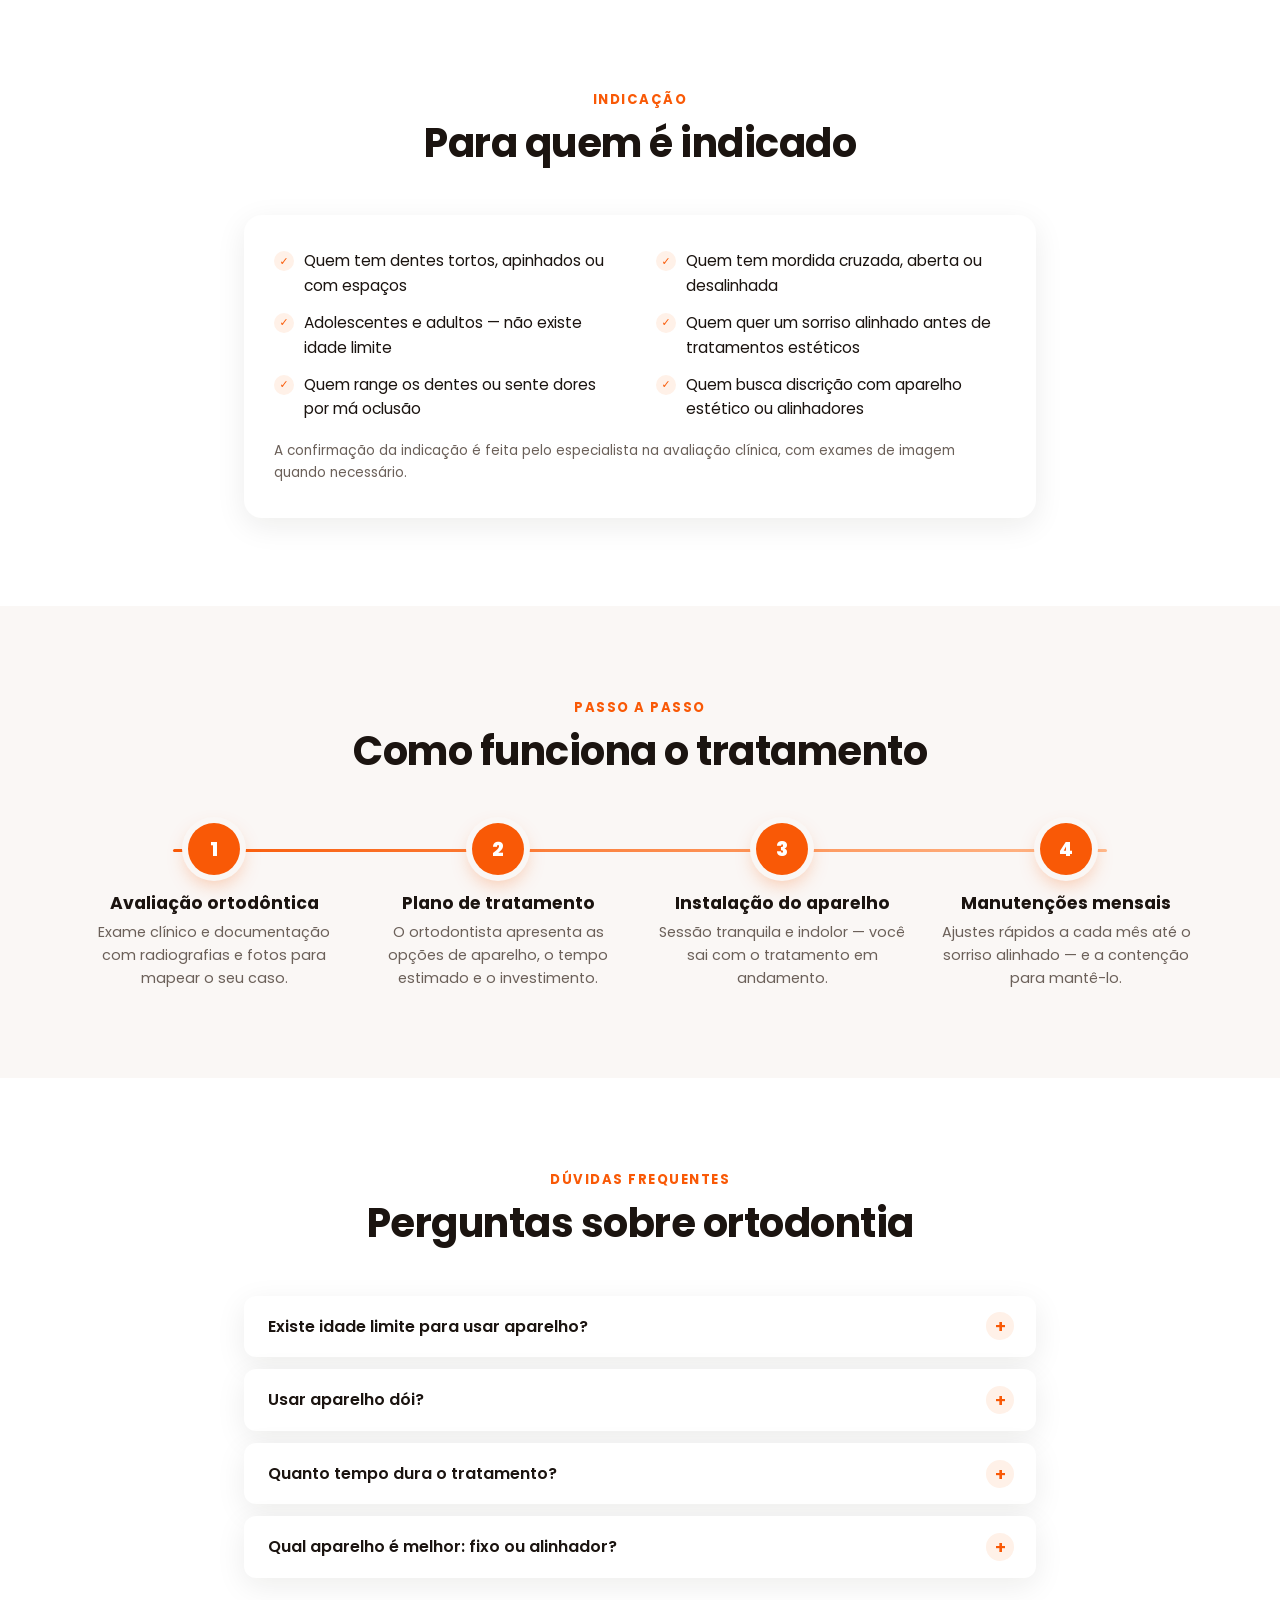
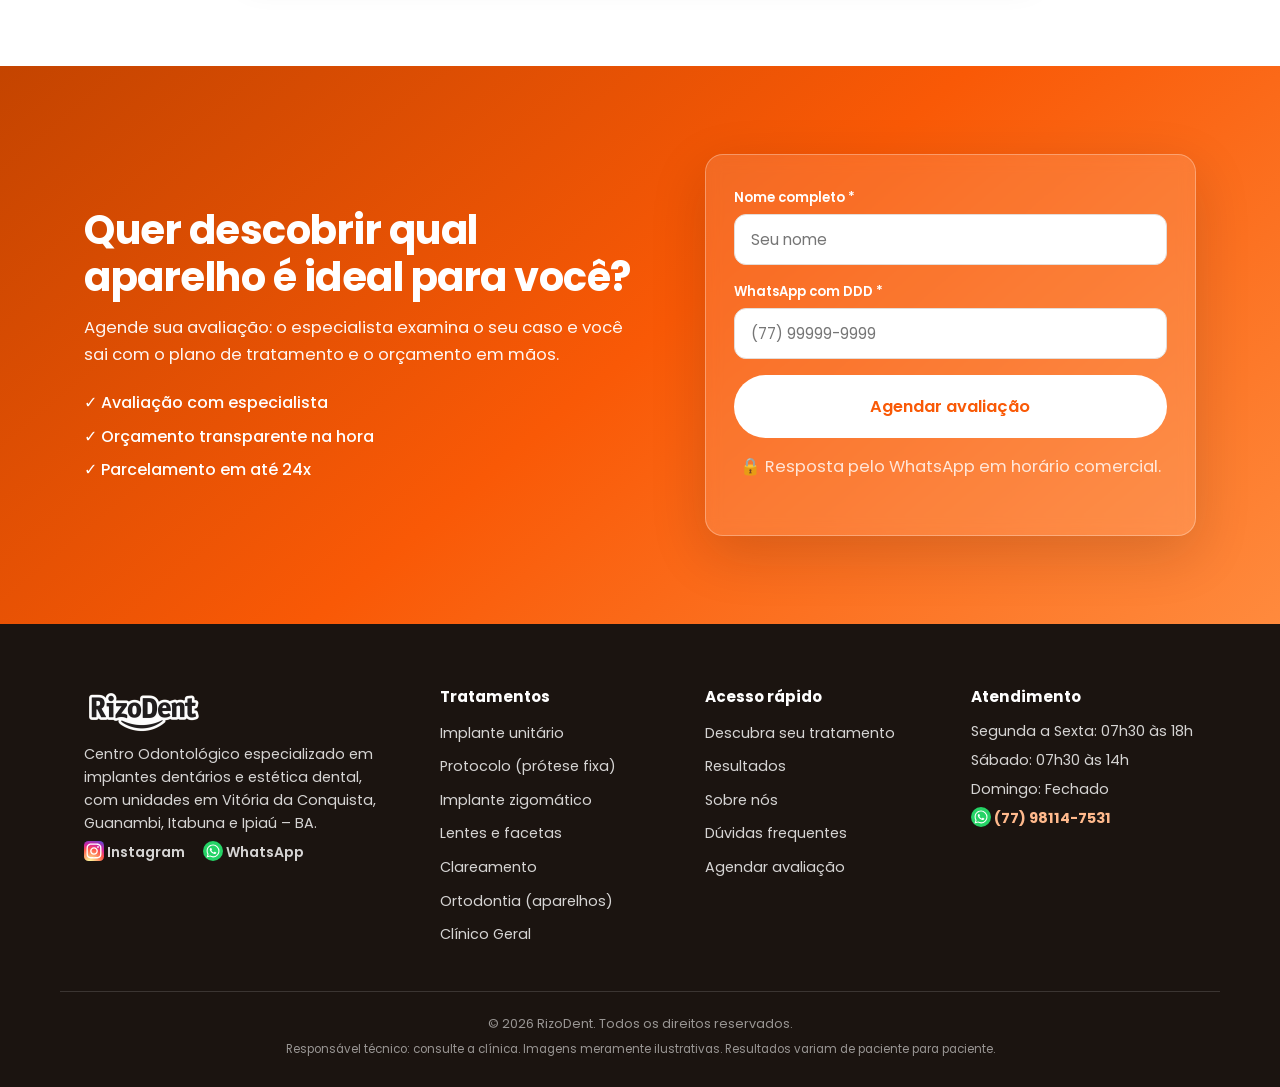
<file: ortodontia.html>
<!DOCTYPE html>
<html lang="pt-BR">
<head>
  <meta charset="UTF-8">
  <meta name="viewport" content="width=device-width, initial-scale=1.0">
  <title>Ortodontia — Aparelhos Dentários | RizoDent — Bahia</title>
  <meta name="description" content="Ortodontia na RizoDent, com unidades em Vitória da Conquista, Guanambi, Itabuna e Ipiaú: aparelho fixo tradicional, estético e alinhadores transparentes para alinhar o sorriso em qualquer idade.">
  <link rel="preconnect" href="https://fonts.googleapis.com">
  <link rel="preconnect" href="https://fonts.gstatic.com" crossorigin>
  <link href="https://fonts.googleapis.com/css2?family=Poppins:wght@400;500;600;700;800;900&display=swap" rel="stylesheet">
  <link rel="stylesheet" href="css/style.css?v=6">
</head>
<body>

  <div class="topbar">
    <p>📍 Vitória da Conquista • Guanambi • Itabuna • Ipiaú (BA)&ensp;•&ensp;Seg a Sex 07h30–18h | Sáb 07h30–14h&ensp;•&ensp;<a href="https://wa.me/5577981147531?text=Ol%C3%A1!%20Vim%20do%20site." target="_blank" rel="noopener"><img class="icon-img icon-img--sm" src="img/whatsapp.svg" alt=""> (77) 98114-7531</a></p>
  </div>

  <header class="header" id="header">
    <div class="container header__inner">
      <a href="index.html" class="logo" aria-label="RizoDent — Início"><img src="img/logo-rizodent.png" alt="RizoDent — Centro Odontológico"></a>
      <nav class="nav" id="nav" aria-label="Navegação principal">
        <a href="index.html">Início</a>
        <a href="tratamentos.html">Tratamentos</a>
        <a href="index.html#quiz">Tratamento ideal</a>
        <a href="resultados.html">Resultados</a>
        <a href="sobre.html">Sobre nós</a>
      </nav>
      <a href="#agendar" class="btn btn--primary header__cta">Agendar avaliação</a>
      <button class="nav-toggle" id="navToggle" aria-label="Abrir menu" aria-expanded="false">
        <span></span><span></span><span></span>
      </button>
    </div>
  </header>

  <main>
    <section class="page-hero">
      <div class="container">
        <nav class="breadcrumb" aria-label="Você está em">
          <a href="index.html">Início</a> › <a href="tratamentos.html">Tratamentos</a> › Ortodontia
        </nav>
        <h1>Ortodontia — Aparelhos Dentários</h1>
        <p>Dentes alinhados em qualquer idade: do aparelho fixo tradicional aos alinhadores transparentes quase invisíveis.</p>
        <div class="page-hero__actions">
          <a href="#agendar" class="btn btn--light btn--lg">Agendar minha avaliação</a>
          <a href="https://wa.me/5577981147531?text=Ol%C3%A1!%20Vim%20do%20site.%20Quero%20saber%20mais%20sobre%20aparelhos%20ortod%C3%B4nticos."
             class="btn btn--whatsapp btn--lg" target="_blank" rel="noopener"><svg viewBox="0 0 24 24" width="18" height="18" fill="currentColor" aria-hidden="true"><path d="M17.472 14.382c-.297-.149-1.758-.867-2.03-.967-.273-.099-.471-.148-.67.15-.197.297-.767.966-.94 1.164-.173.199-.347.223-.644.075-.297-.15-1.255-.463-2.39-1.475-.883-.788-1.48-1.761-1.653-2.059-.173-.297-.018-.458.13-.606.134-.133.298-.347.446-.52.149-.174.198-.298.298-.497.099-.198.05-.371-.025-.52-.075-.149-.669-1.612-.916-2.207-.242-.579-.487-.5-.669-.51-.173-.008-.371-.01-.57-.01-.198 0-.52.074-.792.372-.272.297-1.04 1.016-1.04 2.479 0 1.462 1.065 2.875 1.213 3.074.149.198 2.096 3.2 5.077 4.487.709.306 1.262.489 1.694.625.712.227 1.36.195 1.871.118.571-.085 1.758-.719 2.006-1.413.248-.694.248-1.289.173-1.413-.074-.124-.272-.198-.57-.347m-5.421 7.403h-.004a9.87 9.87 0 01-5.031-1.378l-.361-.214-3.741.982.998-3.648-.235-.374a9.86 9.86 0 01-1.51-5.26c.001-5.45 4.436-9.884 9.888-9.884 2.64 0 5.122 1.03 6.988 2.898a9.825 9.825 0 012.893 6.994c-.003 5.45-4.437 9.884-9.885 9.884m8.413-18.297A11.815 11.815 0 0012.05 0C5.495 0 .16 5.335.157 11.892c0 2.096.547 4.142 1.588 5.945L.057 24l6.305-1.654a11.882 11.882 0 005.683 1.448h.005c6.554 0 11.89-5.335 11.893-11.893a11.821 11.821 0 00-3.48-8.413Z"/></svg> Tirar dúvida no WhatsApp</a>
        </div>
      </div>
    </section>

    <section class="section">
      <div class="container detail-grid">
        <div class="lead-text reveal">
          <span class="eyebrow">Entenda o tratamento</span>
          <h2>Qual aparelho é ideal para você?</h2>
            <p>A ortodontia corrige o posicionamento dos dentes e da mordida — e hoje existem opções para todos os perfis, idades e bolsos.</p>
            <p>O <strong>aparelho fixo tradicional</strong> é o mais usado no Brasil: eficiente, com ótimo custo-benefício e borrachinhas personalizáveis. O <strong>aparelho estético</strong> usa bráquetes transparentes que se misturam aos dentes, para quem busca discrição. E o <strong>alinhador transparente</strong> é removível e quase invisível — você alinha os dentes sem que ninguém perceba.</p>
            <p>Na avaliação, o ortodontista analisa o seu caso e indica a opção com o melhor equilíbrio entre resultado, conforto e investimento para você.</p>
        </div>
        <aside class="resume-card reveal">
          <h3>Resumo rápido</h3>
          <dl>
              <div><dt>Indicado para</dt><dd>Dentes desalinhados e mordida incorreta</dd></div>
              <div><dt>Opções</dt><dd>Fixo tradicional, estético ou alinhadores</dd></div>
              <div><dt>Manutenções</dt><dd>Mensais</dd></div>
              <div><dt>Duração média</dt><dd>12 a 36 meses, conforme o caso</dd></div>
              <div><dt>Pagamento</dt><dd>Parcelamento em até 24x</dd></div>
          </dl>
        </aside>
      </div>
    </section>

    <section class="section section--gray">
      <div class="container">
        <header class="section__head reveal">
          <span class="eyebrow">Opções de aparelho</span>
          <h2>Um aparelho para cada perfil</h2>
        </header>
        <div class="benefit-grid">
          <div class="benefit reveal"><span>🦷</span><h3>Fixo tradicional</h3><p>O mais usado no Brasil: corrige com eficiência e ótimo custo-benefício.</p></div>
          <div class="benefit reveal"><span>✨</span><h3>Fixo estético</h3><p>Bráquetes transparentes que se misturam aos dentes, muito mais discretos.</p></div>
          <div class="benefit reveal"><span>👻</span><h3>Alinhador transparente</h3><p>Removível e quase invisível — alinhe os dentes sem que ninguém perceba.</p></div>
          <div class="benefit reveal"><span>💪</span><h3>Saúde além da estética</h3><p>Mordida correta facilita a limpeza e previne desgastes e dores.</p></div>
        </div>
      </div>
    </section>

    <section class="section">
      <div class="container container--narrow">
        <header class="section__head reveal">
          <span class="eyebrow">Indicação</span>
          <h2>Para quem é indicado</h2>
        </header>
        <div class="check-panel reveal">
          <ul class="checklist">
            <li>Quem tem dentes tortos, apinhados ou com espaços</li>
            <li>Quem tem mordida cruzada, aberta ou desalinhada</li>
            <li>Adolescentes e adultos — não existe idade limite</li>
            <li>Quem quer um sorriso alinhado antes de tratamentos estéticos</li>
            <li>Quem range os dentes ou sente dores por má oclusão</li>
            <li>Quem busca discrição com aparelho estético ou alinhadores</li>
          </ul>
          <p class="note">A confirmação da indicação é feita pelo especialista na avaliação clínica, com exames de imagem quando necessário.</p>
        </div>
      </div>
    </section>

    <section class="section section--gray">
      <div class="container">
        <header class="section__head reveal">
          <span class="eyebrow">Passo a passo</span>
          <h2>Como funciona o tratamento</h2>
        </header>
        <ol class="journey__line">
          <li class="jstep reveal">
            <span class="jstep__num">1</span>
            <div>
              <h3>Avaliação ortodôntica</h3>
              <p>Exame clínico e documentação com radiografias e fotos para mapear o seu caso.</p>
            </div>
          </li>
          <li class="jstep reveal">
            <span class="jstep__num">2</span>
            <div>
              <h3>Plano de tratamento</h3>
              <p>O ortodontista apresenta as opções de aparelho, o tempo estimado e o investimento.</p>
            </div>
          </li>
          <li class="jstep reveal">
            <span class="jstep__num">3</span>
            <div>
              <h3>Instalação do aparelho</h3>
              <p>Sessão tranquila e indolor — você sai com o tratamento em andamento.</p>
            </div>
          </li>
          <li class="jstep reveal">
            <span class="jstep__num">4</span>
            <div>
              <h3>Manutenções mensais</h3>
              <p>Ajustes rápidos a cada mês até o sorriso alinhado — e a contenção para mantê-lo.</p>
            </div>
          </li>
        </ol>
      </div>
    </section>

    <section class="section">
      <div class="container container--narrow">
        <header class="section__head reveal">
          <span class="eyebrow">Dúvidas frequentes</span>
          <h2>Perguntas sobre ortodontia</h2>
        </header>
        <div class="accordion">
          <details class="accordion__item reveal">
            <summary>Existe idade limite para usar aparelho?</summary>
            <p>Não. Dentes saudáveis se movimentam em qualquer idade — temos pacientes adultos e até na terceira idade alinhando o sorriso. O que muda é apenas o planejamento do caso.</p>
          </details>
          <details class="accordion__item reveal">
            <summary>Usar aparelho dói?</summary>
            <p>A instalação é indolor. Nos primeiros dias após cada ajuste pode haver uma sensibilidade leve, que passa rápido e é controlada com analgésicos simples, se necessário.</p>
          </details>
          <details class="accordion__item reveal">
            <summary>Quanto tempo dura o tratamento?</summary>
            <p>Em média de 12 a 36 meses, dependendo da complexidade do caso e do tipo de aparelho. Na avaliação você recebe uma estimativa realista para o seu sorriso.</p>
          </details>
          <details class="accordion__item reveal">
            <summary>Qual aparelho é melhor: fixo ou alinhador?</summary>
            <p>Depende do caso e do seu estilo de vida. O fixo trata praticamente tudo com ótimo custo-benefício; o alinhador oferece estética e conforto para casos compatíveis. O ortodontista indica a melhor opção na avaliação.</p>
          </details>
        </div>
      </div>
    </section>

    <section class="final-cta" id="agendar">
      <div class="container final-cta__inner">
        <div class="reveal">
          <h2>Quer descobrir qual aparelho é ideal para você?</h2>
          <p>Agende sua avaliação: o especialista examina o seu caso e você sai com o plano de tratamento e o orçamento em mãos.</p>
          <ul class="final-cta__checks">
            <li>✓ Avaliação com especialista</li>
            <li>✓ Orçamento transparente na hora</li>
            <li>✓ Parcelamento em até 24x</li>
          </ul>
        </div>
        <form class="form form--final lead-form reveal" novalidate data-servico="Aparelho Ortodôntico">
          <div class="form__field">
            <label for="f-nome">Nome completo *</label>
            <input type="text" id="f-nome" name="nome" placeholder="Seu nome" required autocomplete="name">
          </div>
          <div class="form__field">
            <label for="f-telefone">WhatsApp com DDD *</label>
            <input type="tel" id="f-telefone" name="telefone" placeholder="(77) 99999-9999" required inputmode="numeric" autocomplete="tel">
          </div>
          <button type="submit" class="btn btn--light btn--lg btn--block">Agendar avaliação</button>
          <p class="form__privacy form__privacy--light">🔒 Resposta pelo WhatsApp em horário comercial.</p>
        </form>
      </div>
    </section>

  </main>

  <footer class="footer">
    <div class="container footer__grid">
      <div class="footer__brand">
        <p class="logo logo--footer"><img src="img/logo-rizodent.png" alt="RizoDent"></p>
        <p>Centro Odontológico especializado em implantes dentários e estética dental, com unidades em Vitória da Conquista, Guanambi, Itabuna e Ipiaú – BA.</p>
        <div class="footer__social">
          <a href="https://instagram.com/rizodentclinicas" target="_blank" rel="noopener" aria-label="Instagram"><img class="icon-img" src="img/instagram.svg" alt=""> Instagram</a>
          <a href="https://wa.me/5577981147531?text=Ol%C3%A1!%20Vim%20do%20site." target="_blank" rel="noopener" aria-label="WhatsApp"><img class="icon-img" src="img/whatsapp.svg" alt=""> WhatsApp</a>
        </div>
      </div>
      <div>
        <h3>Tratamentos</h3>
        <ul>
          <li><a href="implante-unitario.html">Implante unitário</a></li>
          <li><a href="protocolo.html">Protocolo (prótese fixa)</a></li>
          <li><a href="implante-zigomatico.html">Implante zigomático</a></li>
          <li><a href="lentes-e-facetas.html">Lentes e facetas</a></li>
          <li><a href="clareamento.html">Clareamento</a></li>
          <li><a href="ortodontia.html">Ortodontia (aparelhos)</a></li>
          <li><a href="clinica-geral.html">Clínico Geral</a></li>
        </ul>
      </div>
      <div>
        <h3>Acesso rápido</h3>
        <ul>
          <li><a href="index.html#quiz">Descubra seu tratamento</a></li>
          <li><a href="resultados.html">Resultados</a></li>
          <li><a href="sobre.html">Sobre nós</a></li>
          <li><a href="index.html#faq">Dúvidas frequentes</a></li>
          <li><a href="#agendar">Agendar avaliação</a></li>
        </ul>
      </div>
      <div>
        <h3>Atendimento</h3>
        <p>Segunda a Sexta: 07h30 às 18h</p>
        <p>Sábado: 07h30 às 14h</p>
        <p>Domingo: Fechado</p>
        <p class="footer__phone"><a href="https://wa.me/5577981147531?text=Ol%C3%A1!%20Vim%20do%20site." target="_blank" rel="noopener"><img class="icon-img" src="img/whatsapp.svg" alt="WhatsApp"> (77) 98114-7531</a></p>
      </div>
    </div>
    <div class="container footer__bottom">
      <p>© 2026 RizoDent. Todos os direitos reservados.</p>
      <p class="footer__disclaimer">Responsável técnico: consulte a clínica. Imagens meramente ilustrativas. Resultados variam de paciente para paciente.</p>
    </div>
  </footer>

  <a href="https://wa.me/5577981147531?text=Ol%C3%A1!%20Vim%20do%20site.%20Quero%20agendar%20uma%20avalia%C3%A7%C3%A3o%20na%20RizoDent."
     class="whatsapp-float" target="_blank" rel="noopener" aria-label="Falar no WhatsApp">
    <svg viewBox="0 0 24 24" width="30" height="30" fill="#fff" aria-hidden="true"><path d="M17.472 14.382c-.297-.149-1.758-.867-2.03-.967-.273-.099-.471-.148-.67.15-.197.297-.767.966-.94 1.164-.173.199-.347.223-.644.075-.297-.15-1.255-.463-2.39-1.475-.883-.788-1.48-1.761-1.653-2.059-.173-.297-.018-.458.13-.606.134-.133.298-.347.446-.52.149-.174.198-.298.298-.497.099-.198.05-.371-.025-.52-.075-.149-.669-1.612-.916-2.207-.242-.579-.487-.5-.669-.51-.173-.008-.371-.01-.57-.01-.198 0-.52.074-.792.372-.272.297-1.04 1.016-1.04 2.479 0 1.462 1.065 2.875 1.213 3.074.149.198 2.096 3.2 5.077 4.487.709.306 1.262.489 1.694.625.712.227 1.36.195 1.871.118.571-.085 1.758-.719 2.006-1.413.248-.694.248-1.289.173-1.413-.074-.124-.272-.198-.57-.347m-5.421 7.403h-.004a9.87 9.87 0 01-5.031-1.378l-.361-.214-3.741.982.998-3.648-.235-.374a9.86 9.86 0 01-1.51-5.26c.001-5.45 4.436-9.884 9.888-9.884 2.64 0 5.122 1.03 6.988 2.898a9.825 9.825 0 012.893 6.994c-.003 5.45-4.437 9.884-9.885 9.884m8.413-18.297A11.815 11.815 0 0012.05 0C5.495 0 .16 5.335.157 11.892c0 2.096.547 4.142 1.588 5.945L.057 24l6.305-1.654a11.882 11.882 0 005.683 1.448h.005c6.554 0 11.89-5.335 11.893-11.893a11.821 11.821 0 00-3.48-8.413Z"/></svg>
  </a>

  <script src="js/main.js?v=6"></script>
</body>
</html>
</file>
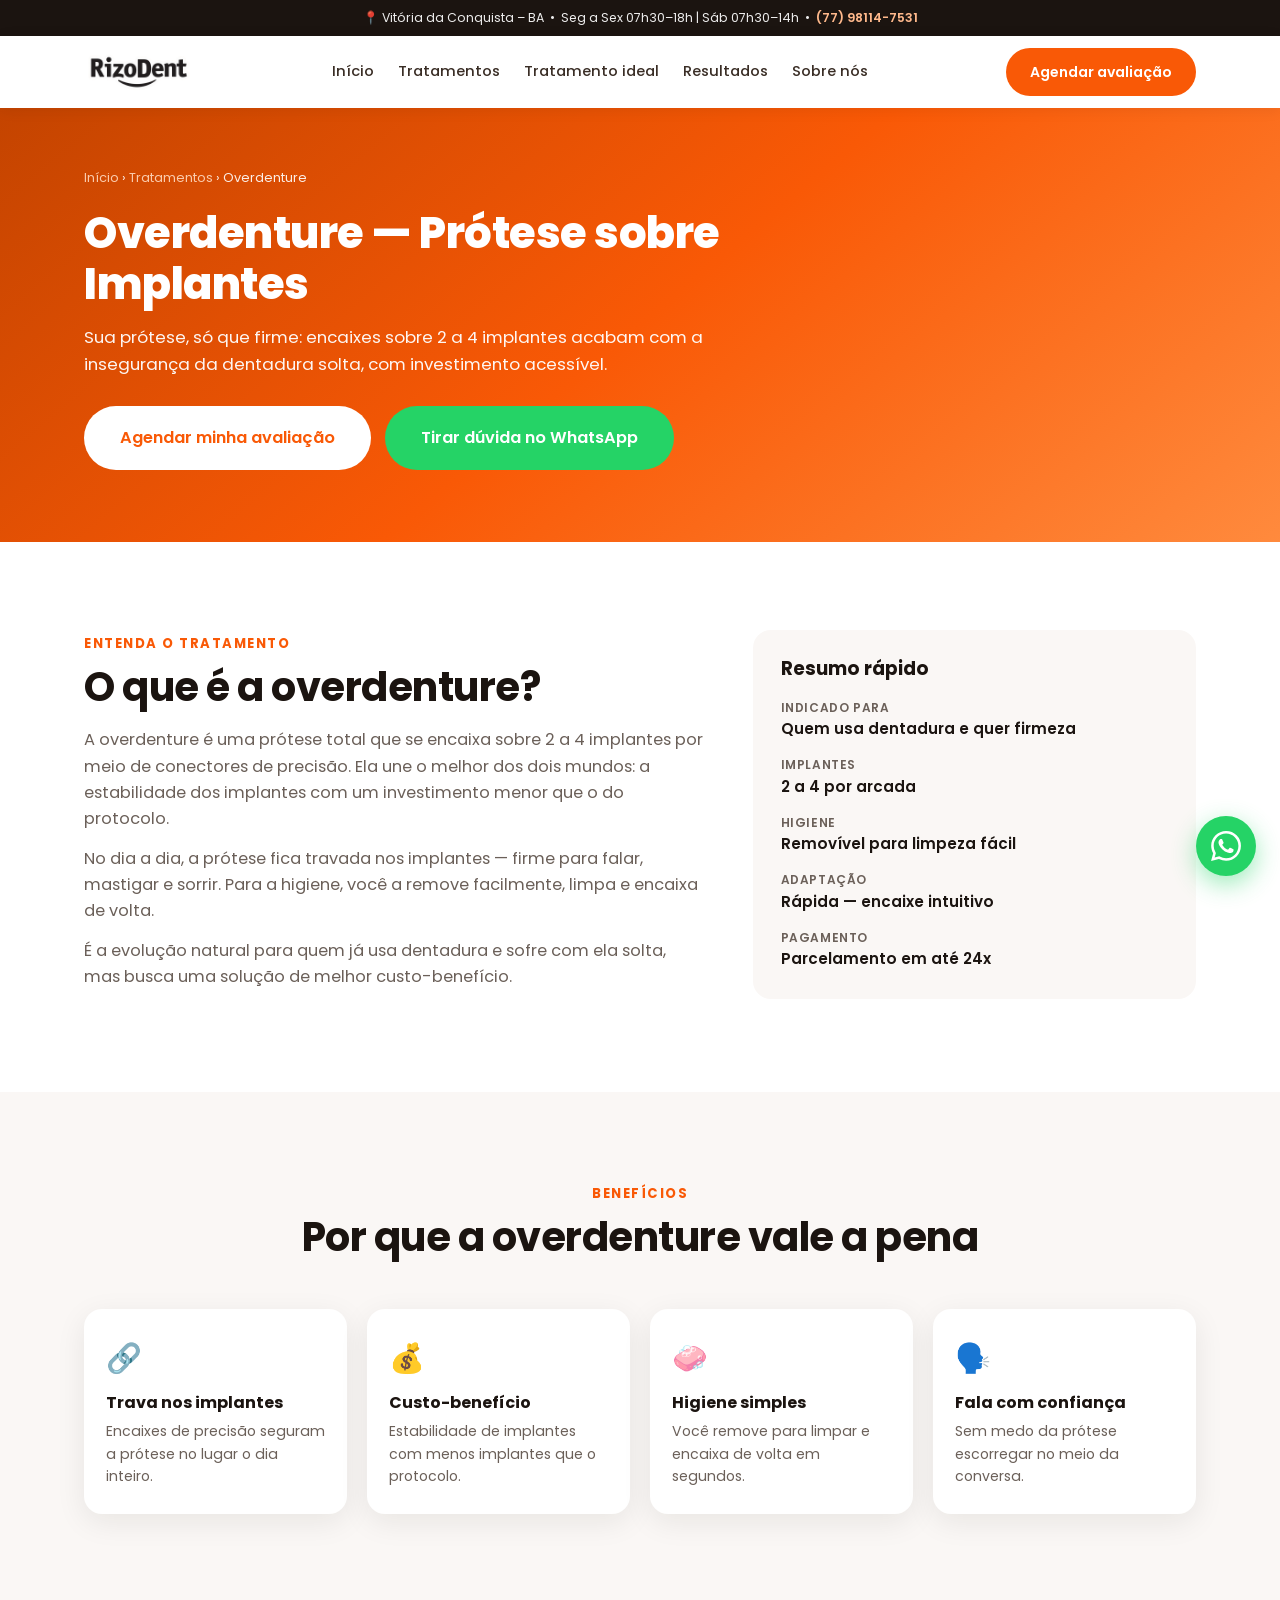
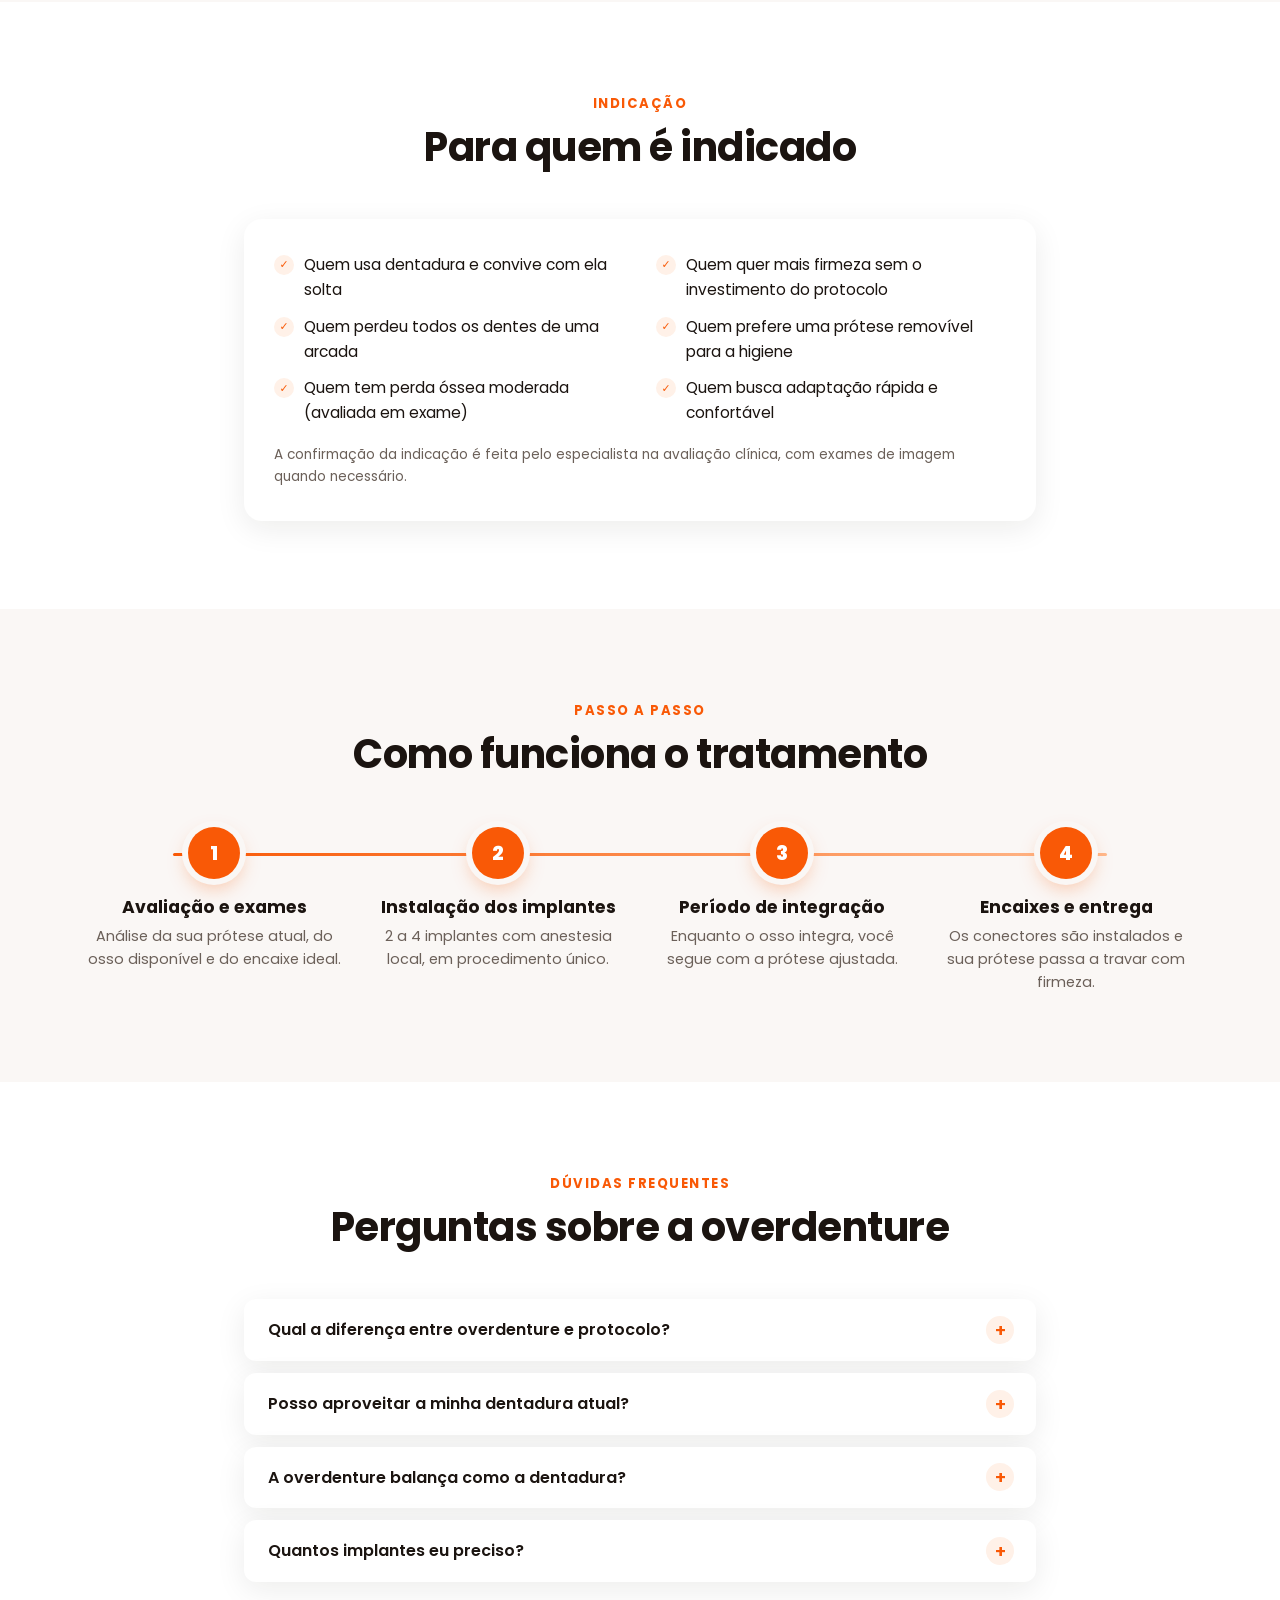
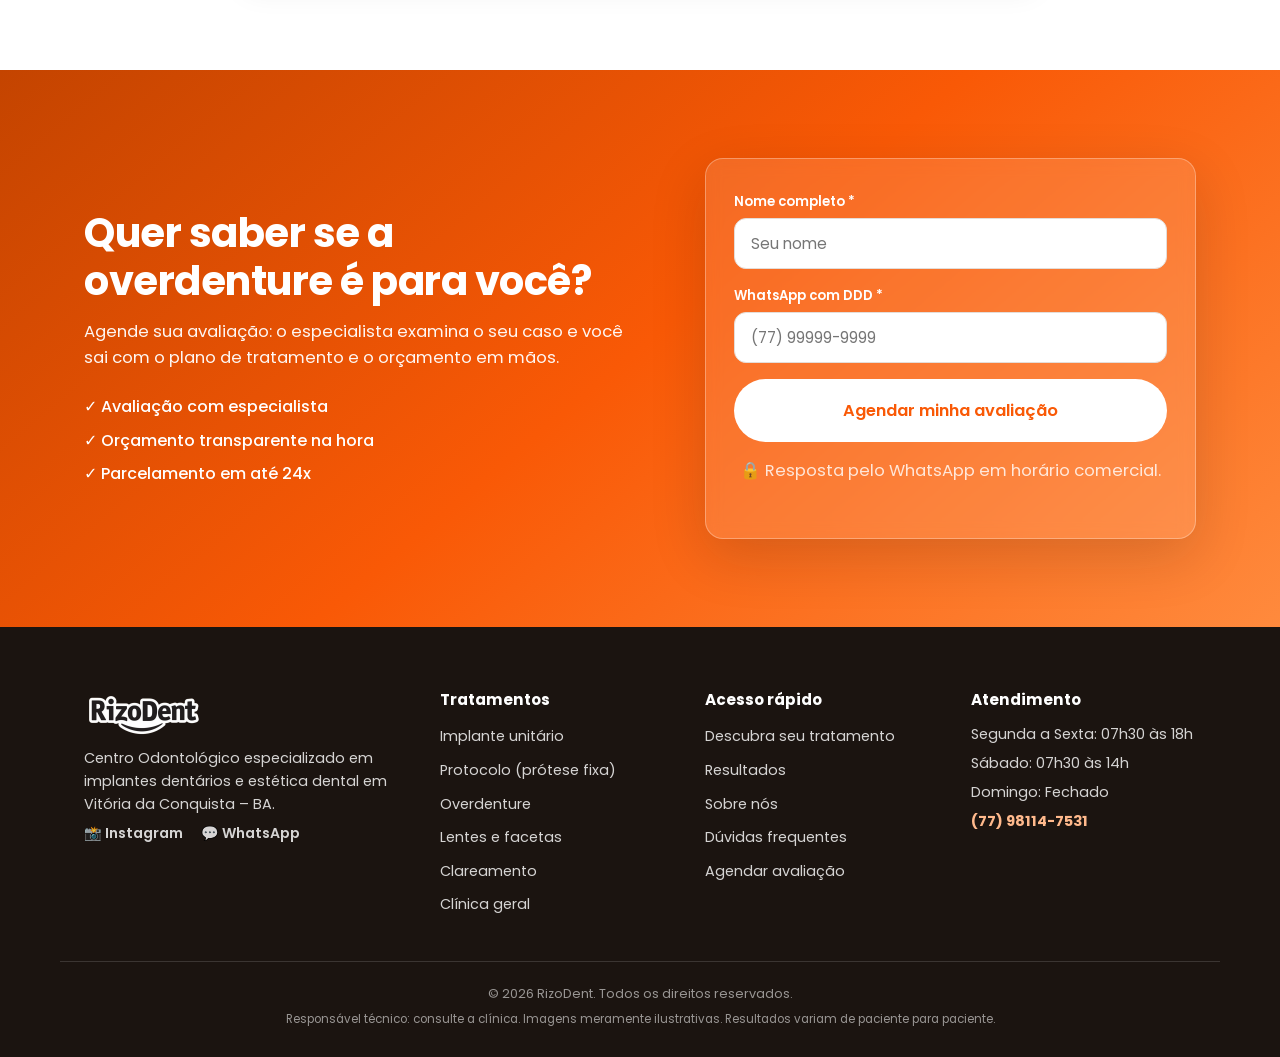
<file: overdenture.html>
<!DOCTYPE html>
<html lang="pt-BR">
<head>
  <meta charset="UTF-8">
  <meta name="viewport" content="width=device-width, initial-scale=1.0">
  <title>Overdenture | RizoDent — Vitória da Conquista</title>
  <meta name="description" content="Overdenture na RizoDent em Vitória da Conquista: prótese encaixada sobre implantes, estabilidade e conforto com melhor custo-benefício.">
  <link rel="preconnect" href="https://fonts.googleapis.com">
  <link rel="preconnect" href="https://fonts.gstatic.com" crossorigin>
  <link href="https://fonts.googleapis.com/css2?family=Poppins:wght@400;500;600;700;800;900&display=swap" rel="stylesheet">
  <link rel="stylesheet" href="css/style.css">
</head>
<body>

  <div class="topbar">
    <p>📍 Vitória da Conquista – BA&ensp;•&ensp;Seg a Sex 07h30–18h | Sáb 07h30–14h&ensp;•&ensp;<a href="https://wa.me/5577981147531" target="_blank" rel="noopener">(77) 98114-7531</a></p>
  </div>

  <header class="header" id="header">
    <div class="container header__inner">
      <a href="index.html" class="logo" aria-label="RizoDent — Início"><img src="img/logo-rizodent.png" alt="RizoDent — Centro Odontológico"></a>
      <nav class="nav" id="nav" aria-label="Navegação principal">
        <a href="index.html">Início</a>
        <a href="tratamentos.html">Tratamentos</a>
        <a href="index.html#quiz">Tratamento ideal</a>
        <a href="resultados.html">Resultados</a>
        <a href="sobre.html">Sobre nós</a>
      </nav>
      <a href="#agendar" class="btn btn--primary header__cta">Agendar avaliação</a>
      <button class="nav-toggle" id="navToggle" aria-label="Abrir menu" aria-expanded="false">
        <span></span><span></span><span></span>
      </button>
    </div>
  </header>

  <main>
    <section class="page-hero">
      <div class="container">
        <nav class="breadcrumb" aria-label="Você está em">
          <a href="index.html">Início</a> › <a href="tratamentos.html">Tratamentos</a> › Overdenture
        </nav>
        <h1>Overdenture — Prótese sobre Implantes</h1>
        <p>Sua prótese, só que firme: encaixes sobre 2 a 4 implantes acabam com a insegurança da dentadura solta, com investimento acessível.</p>
        <div class="page-hero__actions">
          <a href="#agendar" class="btn btn--light btn--lg">Agendar minha avaliação</a>
          <a href="https://wa.me/5577981147531?text=Ol%C3%A1!%20Quero%20saber%20mais%20sobre%20a%20overdenture."
             class="btn btn--whatsapp btn--lg" target="_blank" rel="noopener">Tirar dúvida no WhatsApp</a>
        </div>
      </div>
    </section>

    <section class="section">
      <div class="container detail-grid">
        <div class="lead-text reveal">
          <span class="eyebrow">Entenda o tratamento</span>
          <h2>O que é a overdenture?</h2>
            <p>A overdenture é uma prótese total que se encaixa sobre 2 a 4 implantes por meio de conectores de precisão. Ela une o melhor dos dois mundos: a estabilidade dos implantes com um investimento menor que o do protocolo.</p>
            <p>No dia a dia, a prótese fica travada nos implantes — firme para falar, mastigar e sorrir. Para a higiene, você a remove facilmente, limpa e encaixa de volta.</p>
            <p>É a evolução natural para quem já usa dentadura e sofre com ela solta, mas busca uma solução de melhor custo-benefício.</p>
        </div>
        <aside class="resume-card reveal">
          <h3>Resumo rápido</h3>
          <dl>
              <div><dt>Indicado para</dt><dd>Quem usa dentadura e quer firmeza</dd></div>
              <div><dt>Implantes</dt><dd>2 a 4 por arcada</dd></div>
              <div><dt>Higiene</dt><dd>Removível para limpeza fácil</dd></div>
              <div><dt>Adaptação</dt><dd>Rápida — encaixe intuitivo</dd></div>
              <div><dt>Pagamento</dt><dd>Parcelamento em até 24x</dd></div>
          </dl>
        </aside>
      </div>
    </section>

    <section class="section section--gray">
      <div class="container">
        <header class="section__head reveal">
          <span class="eyebrow">Benefícios</span>
          <h2>Por que a overdenture vale a pena</h2>
        </header>
        <div class="benefit-grid">
          <div class="benefit reveal"><span>🔗</span><h3>Trava nos implantes</h3><p>Encaixes de precisão seguram a prótese no lugar o dia inteiro.</p></div>
          <div class="benefit reveal"><span>💰</span><h3>Custo-benefício</h3><p>Estabilidade de implantes com menos implantes que o protocolo.</p></div>
          <div class="benefit reveal"><span>🧼</span><h3>Higiene simples</h3><p>Você remove para limpar e encaixa de volta em segundos.</p></div>
          <div class="benefit reveal"><span>🗣️</span><h3>Fala com confiança</h3><p>Sem medo da prótese escorregar no meio da conversa.</p></div>
        </div>
      </div>
    </section>

    <section class="section">
      <div class="container container--narrow">
        <header class="section__head reveal">
          <span class="eyebrow">Indicação</span>
          <h2>Para quem é indicado</h2>
        </header>
        <div class="check-panel reveal">
          <ul class="checklist">
            <li>Quem usa dentadura e convive com ela solta</li>
            <li>Quem quer mais firmeza sem o investimento do protocolo</li>
            <li>Quem perdeu todos os dentes de uma arcada</li>
            <li>Quem prefere uma prótese removível para a higiene</li>
            <li>Quem tem perda óssea moderada (avaliada em exame)</li>
            <li>Quem busca adaptação rápida e confortável</li>
          </ul>
          <p class="note">A confirmação da indicação é feita pelo especialista na avaliação clínica, com exames de imagem quando necessário.</p>
        </div>
      </div>
    </section>

    <section class="section section--gray">
      <div class="container">
        <header class="section__head reveal">
          <span class="eyebrow">Passo a passo</span>
          <h2>Como funciona o tratamento</h2>
        </header>
        <ol class="journey__line">
          <li class="jstep reveal">
            <span class="jstep__num">1</span>
            <div>
              <h3>Avaliação e exames</h3>
              <p>Análise da sua prótese atual, do osso disponível e do encaixe ideal.</p>
            </div>
          </li>
          <li class="jstep reveal">
            <span class="jstep__num">2</span>
            <div>
              <h3>Instalação dos implantes</h3>
              <p>2 a 4 implantes com anestesia local, em procedimento único.</p>
            </div>
          </li>
          <li class="jstep reveal">
            <span class="jstep__num">3</span>
            <div>
              <h3>Período de integração</h3>
              <p>Enquanto o osso integra, você segue com a prótese ajustada.</p>
            </div>
          </li>
          <li class="jstep reveal">
            <span class="jstep__num">4</span>
            <div>
              <h3>Encaixes e entrega</h3>
              <p>Os conectores são instalados e sua prótese passa a travar com firmeza.</p>
            </div>
          </li>
        </ol>
      </div>
    </section>

    <section class="section">
      <div class="container container--narrow">
        <header class="section__head reveal">
          <span class="eyebrow">Dúvidas frequentes</span>
          <h2>Perguntas sobre a overdenture</h2>
        </header>
        <div class="accordion">
          <details class="accordion__item reveal">
            <summary>Qual a diferença entre overdenture e protocolo?</summary>
            <p>O protocolo é fixo (parafusado, só o dentista remove) e usa 4 a 6 implantes. A overdenture encaixa sobre 2 a 4 implantes e você mesmo remove para a higiene. O protocolo é mais firme; a overdenture, mais acessível.</p>
          </details>
          <details class="accordion__item reveal">
            <summary>Posso aproveitar a minha dentadura atual?</summary>
            <p>Em alguns casos, sim — ela pode ser adaptada com os encaixes. Quando não é possível, confeccionamos uma nova prótese sob medida.</p>
          </details>
          <details class="accordion__item reveal">
            <summary>A overdenture balança como a dentadura?</summary>
            <p>Não. Travada nos implantes, ela não desliza ao falar nem ao mastigar. A diferença é sentida desde o primeiro dia.</p>
          </details>
          <details class="accordion__item reveal">
            <summary>Quantos implantes eu preciso?</summary>
            <p>Normalmente 2 na arcada inferior e 4 na superior, mas o número exato depende do seu osso e é definido na avaliação.</p>
          </details>
        </div>
      </div>
    </section>

    <section class="final-cta" id="agendar">
      <div class="container final-cta__inner">
        <div class="reveal">
          <h2>Quer saber se a overdenture é para você?</h2>
          <p>Agende sua avaliação: o especialista examina o seu caso e você sai com o plano de tratamento e o orçamento em mãos.</p>
          <ul class="final-cta__checks">
            <li>✓ Avaliação com especialista</li>
            <li>✓ Orçamento transparente na hora</li>
            <li>✓ Parcelamento em até 24x</li>
          </ul>
        </div>
        <form class="form form--final lead-form reveal" data-interesse="Overdenture" novalidate>
          <div class="form__field">
            <label for="nome">Nome completo *</label>
            <input type="text" id="nome" name="nome" placeholder="Seu nome" required autocomplete="name">
          </div>
          <div class="form__field">
            <label for="telefone">WhatsApp com DDD *</label>
            <input type="tel" id="telefone" name="telefone" placeholder="(77) 99999-9999" required inputmode="numeric" autocomplete="tel">
          </div>
          <button type="submit" class="btn btn--light btn--lg btn--block">Agendar minha avaliação</button>
          <p class="form__privacy form__privacy--light">🔒 Resposta pelo WhatsApp em horário comercial.</p>
        </form>
      </div>
    </section>

  </main>

  <footer class="footer">
    <div class="container footer__grid">
      <div class="footer__brand">
        <p class="logo logo--footer"><img src="img/logo-rizodent.png" alt="RizoDent"></p>
        <p>Centro Odontológico especializado em implantes dentários e estética dental em Vitória da Conquista – BA.</p>
        <div class="footer__social">
          <a href="https://instagram.com/rizodentclinicas" target="_blank" rel="noopener" aria-label="Instagram">📸 Instagram</a>
          <a href="https://wa.me/5577981147531" target="_blank" rel="noopener" aria-label="WhatsApp">💬 WhatsApp</a>
        </div>
      </div>
      <div>
        <h3>Tratamentos</h3>
        <ul>
          <li><a href="implante-unitario.html">Implante unitário</a></li>
          <li><a href="protocolo.html">Protocolo (prótese fixa)</a></li>
          <li><a href="overdenture.html">Overdenture</a></li>
          <li><a href="lentes-e-facetas.html">Lentes e facetas</a></li>
          <li><a href="clareamento.html">Clareamento</a></li>
          <li><a href="clinica-geral.html">Clínica geral</a></li>
        </ul>
      </div>
      <div>
        <h3>Acesso rápido</h3>
        <ul>
          <li><a href="index.html#quiz">Descubra seu tratamento</a></li>
          <li><a href="resultados.html">Resultados</a></li>
          <li><a href="sobre.html">Sobre nós</a></li>
          <li><a href="index.html#faq">Dúvidas frequentes</a></li>
          <li><a href="#agendar">Agendar avaliação</a></li>
        </ul>
      </div>
      <div>
        <h3>Atendimento</h3>
        <p>Segunda a Sexta: 07h30 às 18h</p>
        <p>Sábado: 07h30 às 14h</p>
        <p>Domingo: Fechado</p>
        <p class="footer__phone"><a href="https://wa.me/5577981147531" target="_blank" rel="noopener">(77) 98114-7531</a></p>
      </div>
    </div>
    <div class="container footer__bottom">
      <p>© 2026 RizoDent. Todos os direitos reservados.</p>
      <p class="footer__disclaimer">Responsável técnico: consulte a clínica. Imagens meramente ilustrativas. Resultados variam de paciente para paciente.</p>
    </div>
  </footer>

  <a href="https://wa.me/5577981147531?text=Ol%C3%A1!%20Quero%20agendar%20uma%20avalia%C3%A7%C3%A3o%20na%20RizoDent."
     class="whatsapp-float" target="_blank" rel="noopener" aria-label="Falar no WhatsApp">
    <svg viewBox="0 0 24 24" width="30" height="30" fill="#fff" aria-hidden="true"><path d="M17.472 14.382c-.297-.149-1.758-.867-2.03-.967-.273-.099-.471-.148-.67.15-.197.297-.767.966-.94 1.164-.173.199-.347.223-.644.075-.297-.15-1.255-.463-2.39-1.475-.883-.788-1.48-1.761-1.653-2.059-.173-.297-.018-.458.13-.606.134-.133.298-.347.446-.52.149-.174.198-.298.298-.497.099-.198.05-.371-.025-.52-.075-.149-.669-1.612-.916-2.207-.242-.579-.487-.5-.669-.51-.173-.008-.371-.01-.57-.01-.198 0-.52.074-.792.372-.272.297-1.04 1.016-1.04 2.479 0 1.462 1.065 2.875 1.213 3.074.149.198 2.096 3.2 5.077 4.487.709.306 1.262.489 1.694.625.712.227 1.36.195 1.871.118.571-.085 1.758-.719 2.006-1.413.248-.694.248-1.289.173-1.413-.074-.124-.272-.198-.57-.347m-5.421 7.403h-.004a9.87 9.87 0 01-5.031-1.378l-.361-.214-3.741.982.998-3.648-.235-.374a9.86 9.86 0 01-1.51-5.26c.001-5.45 4.436-9.884 9.888-9.884 2.64 0 5.122 1.03 6.988 2.898a9.825 9.825 0 012.893 6.994c-.003 5.45-4.437 9.884-9.885 9.884m8.413-18.297A11.815 11.815 0 0012.05 0C5.495 0 .16 5.335.157 11.892c0 2.096.547 4.142 1.588 5.945L.057 24l6.305-1.654a11.882 11.882 0 005.683 1.448h.005c6.554 0 11.89-5.335 11.893-11.893a11.821 11.821 0 00-3.48-8.413Z"/></svg>
  </a>

  <script src="js/main.js"></script>
</body>
</html>
</file>
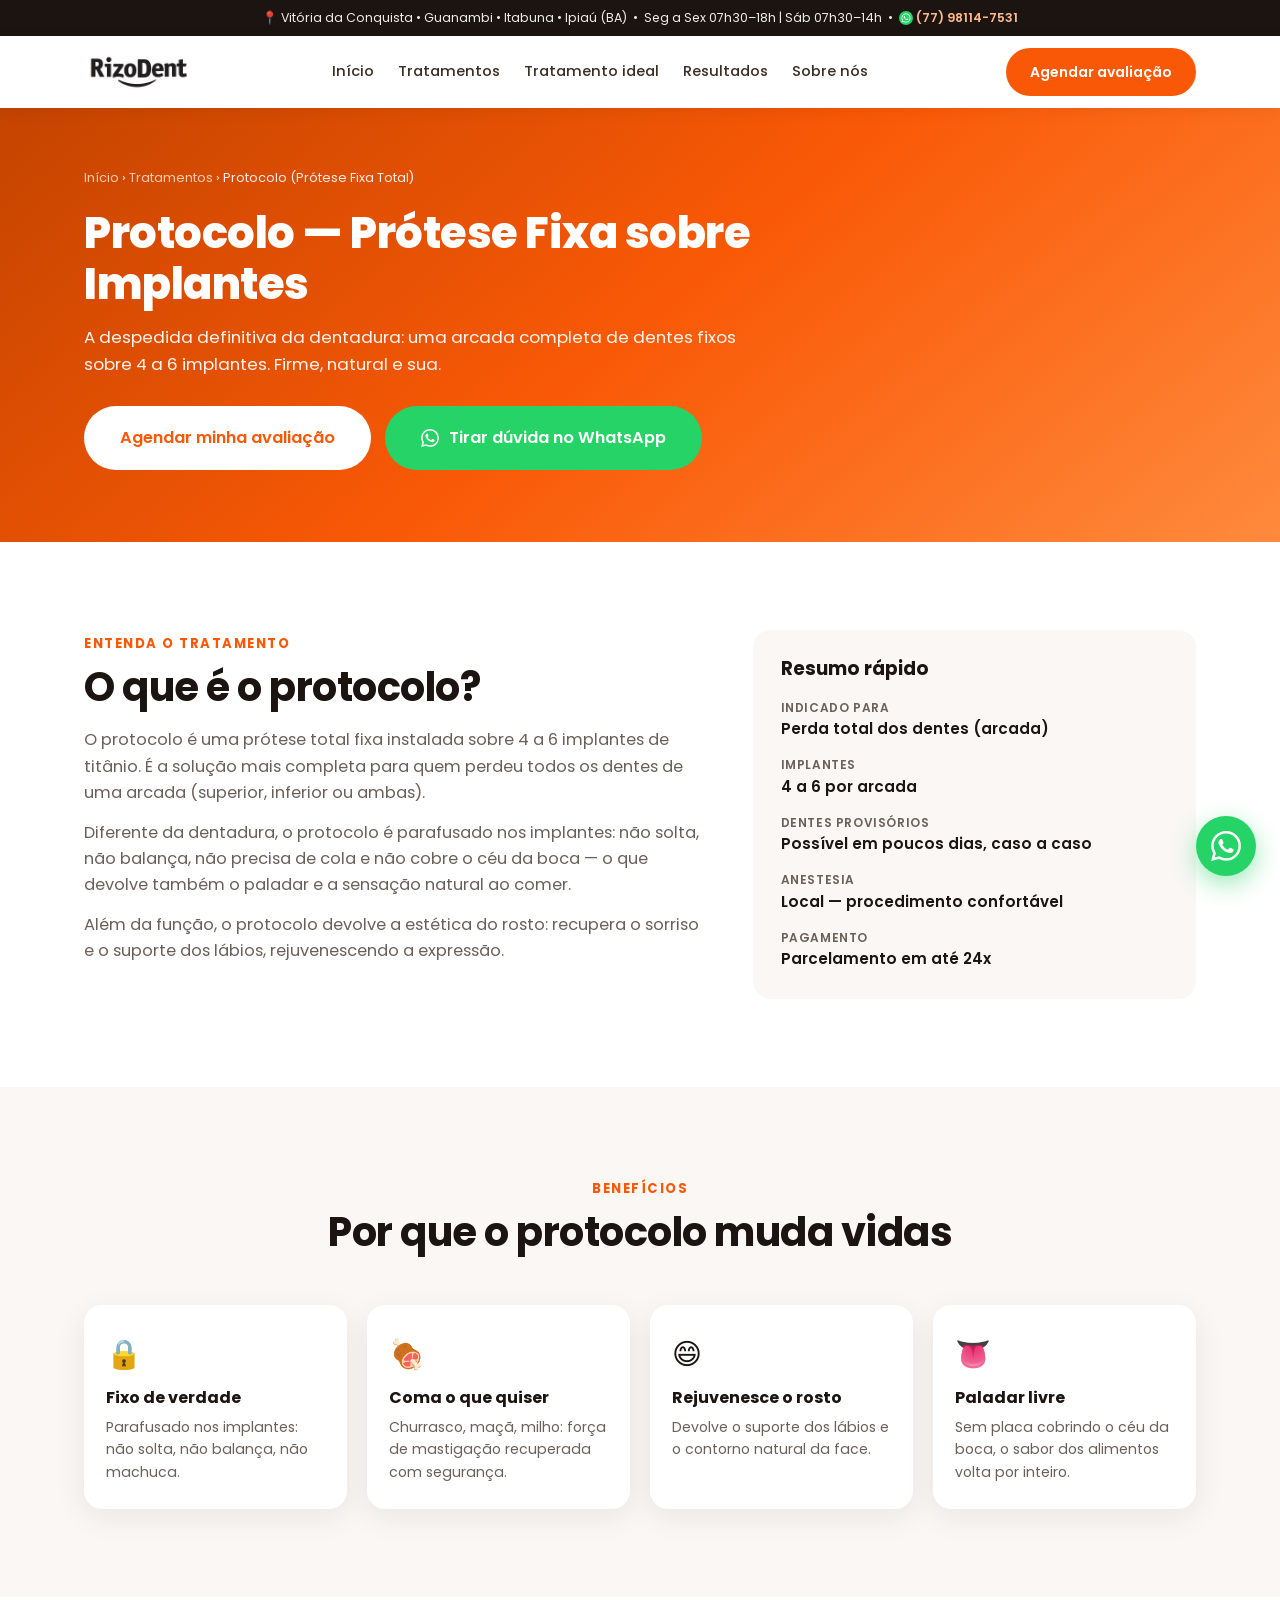
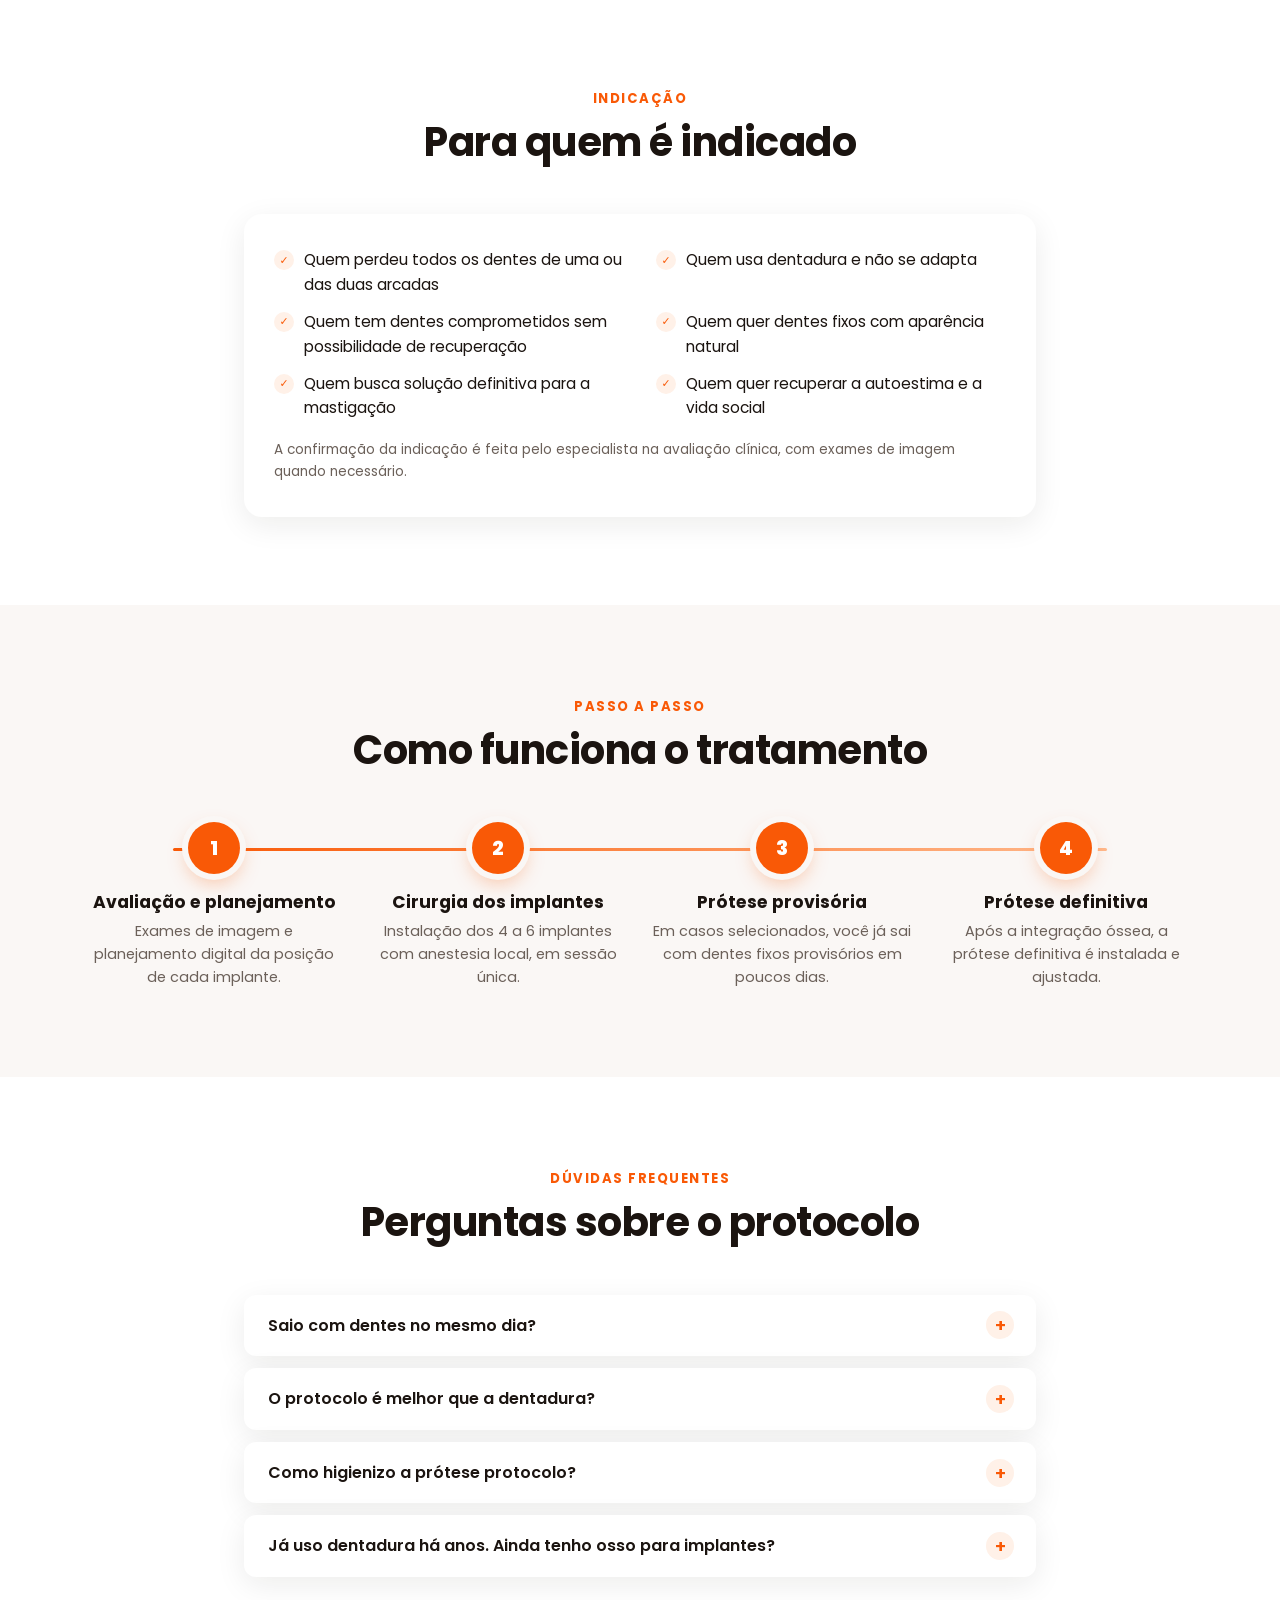
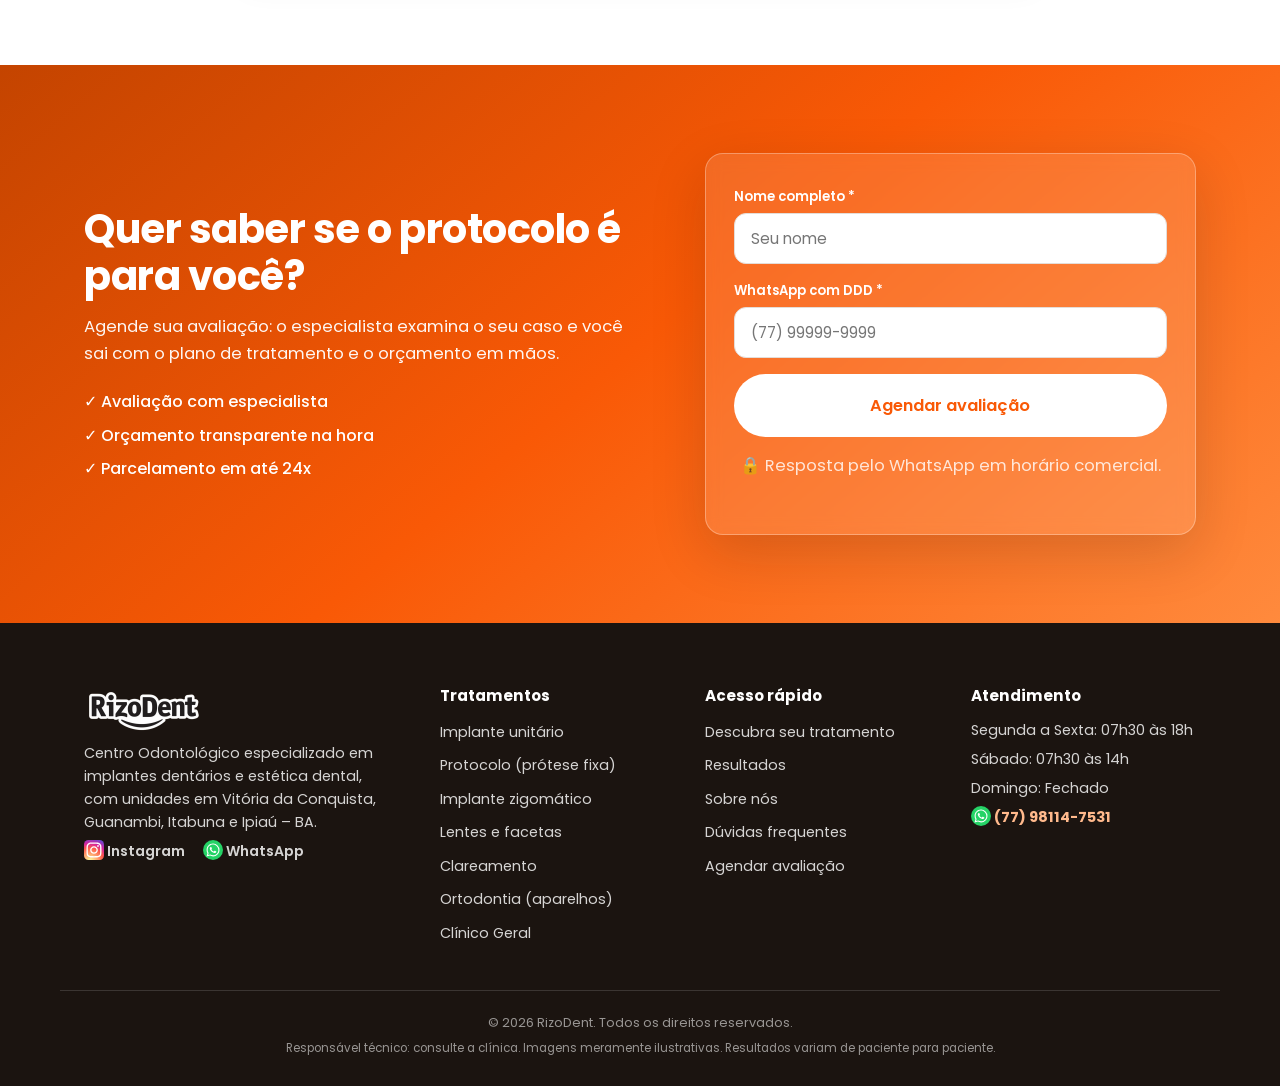
<file: protocolo.html>
<!DOCTYPE html>
<html lang="pt-BR">
<head>
  <meta charset="UTF-8">
  <meta name="viewport" content="width=device-width, initial-scale=1.0">
  <title>Protocolo (Prótese Fixa Total) | RizoDent — Bahia</title>
  <meta name="description" content="Prótese protocolo na RizoDent, com unidades em Vitória da Conquista, Guanambi, Itabuna e Ipiaú: dentes fixos sobre implantes para quem perdeu todos os dentes. Parcelamento em até 24x.">
  <link rel="preconnect" href="https://fonts.googleapis.com">
  <link rel="preconnect" href="https://fonts.gstatic.com" crossorigin>
  <link href="https://fonts.googleapis.com/css2?family=Poppins:wght@400;500;600;700;800;900&display=swap" rel="stylesheet">
  <link rel="stylesheet" href="css/style.css?v=6">
</head>
<body>

  <div class="topbar">
    <p>📍 Vitória da Conquista • Guanambi • Itabuna • Ipiaú (BA)&ensp;•&ensp;Seg a Sex 07h30–18h | Sáb 07h30–14h&ensp;•&ensp;<a href="https://wa.me/5577981147531?text=Ol%C3%A1!%20Vim%20do%20site." target="_blank" rel="noopener"><img class="icon-img icon-img--sm" src="img/whatsapp.svg" alt=""> (77) 98114-7531</a></p>
  </div>

  <header class="header" id="header">
    <div class="container header__inner">
      <a href="index.html" class="logo" aria-label="RizoDent — Início"><img src="img/logo-rizodent.png" alt="RizoDent — Centro Odontológico"></a>
      <nav class="nav" id="nav" aria-label="Navegação principal">
        <a href="index.html">Início</a>
        <a href="tratamentos.html">Tratamentos</a>
        <a href="index.html#quiz">Tratamento ideal</a>
        <a href="resultados.html">Resultados</a>
        <a href="sobre.html">Sobre nós</a>
      </nav>
      <a href="#agendar" class="btn btn--primary header__cta">Agendar avaliação</a>
      <button class="nav-toggle" id="navToggle" aria-label="Abrir menu" aria-expanded="false">
        <span></span><span></span><span></span>
      </button>
    </div>
  </header>

  <main>
    <section class="page-hero">
      <div class="container">
        <nav class="breadcrumb" aria-label="Você está em">
          <a href="index.html">Início</a> › <a href="tratamentos.html">Tratamentos</a> › Protocolo (Prótese Fixa Total)
        </nav>
        <h1>Protocolo — Prótese Fixa sobre Implantes</h1>
        <p>A despedida definitiva da dentadura: uma arcada completa de dentes fixos sobre 4 a 6 implantes. Firme, natural e sua.</p>
        <div class="page-hero__actions">
          <a href="#agendar" class="btn btn--light btn--lg">Agendar minha avaliação</a>
          <a href="https://wa.me/5577981147531?text=Ol%C3%A1!%20Vim%20do%20site.%20Quero%20saber%20mais%20sobre%20o%20protocolo%20(pr%C3%B3tese%20fixa)."
             class="btn btn--whatsapp btn--lg" target="_blank" rel="noopener"><svg viewBox="0 0 24 24" width="18" height="18" fill="currentColor" aria-hidden="true"><path d="M17.472 14.382c-.297-.149-1.758-.867-2.03-.967-.273-.099-.471-.148-.67.15-.197.297-.767.966-.94 1.164-.173.199-.347.223-.644.075-.297-.15-1.255-.463-2.39-1.475-.883-.788-1.48-1.761-1.653-2.059-.173-.297-.018-.458.13-.606.134-.133.298-.347.446-.52.149-.174.198-.298.298-.497.099-.198.05-.371-.025-.52-.075-.149-.669-1.612-.916-2.207-.242-.579-.487-.5-.669-.51-.173-.008-.371-.01-.57-.01-.198 0-.52.074-.792.372-.272.297-1.04 1.016-1.04 2.479 0 1.462 1.065 2.875 1.213 3.074.149.198 2.096 3.2 5.077 4.487.709.306 1.262.489 1.694.625.712.227 1.36.195 1.871.118.571-.085 1.758-.719 2.006-1.413.248-.694.248-1.289.173-1.413-.074-.124-.272-.198-.57-.347m-5.421 7.403h-.004a9.87 9.87 0 01-5.031-1.378l-.361-.214-3.741.982.998-3.648-.235-.374a9.86 9.86 0 01-1.51-5.26c.001-5.45 4.436-9.884 9.888-9.884 2.64 0 5.122 1.03 6.988 2.898a9.825 9.825 0 012.893 6.994c-.003 5.45-4.437 9.884-9.885 9.884m8.413-18.297A11.815 11.815 0 0012.05 0C5.495 0 .16 5.335.157 11.892c0 2.096.547 4.142 1.588 5.945L.057 24l6.305-1.654a11.882 11.882 0 005.683 1.448h.005c6.554 0 11.89-5.335 11.893-11.893a11.821 11.821 0 00-3.48-8.413Z"/></svg> Tirar dúvida no WhatsApp</a>
        </div>
      </div>
    </section>

    <section class="section">
      <div class="container detail-grid">
        <div class="lead-text reveal">
          <span class="eyebrow">Entenda o tratamento</span>
          <h2>O que é o protocolo?</h2>
            <p>O protocolo é uma prótese total fixa instalada sobre 4 a 6 implantes de titânio. É a solução mais completa para quem perdeu todos os dentes de uma arcada (superior, inferior ou ambas).</p>
            <p>Diferente da dentadura, o protocolo é parafusado nos implantes: não solta, não balança, não precisa de cola e não cobre o céu da boca — o que devolve também o paladar e a sensação natural ao comer.</p>
            <p>Além da função, o protocolo devolve a estética do rosto: recupera o sorriso e o suporte dos lábios, rejuvenescendo a expressão.</p>
        </div>
        <aside class="resume-card reveal">
          <h3>Resumo rápido</h3>
          <dl>
              <div><dt>Indicado para</dt><dd>Perda total dos dentes (arcada)</dd></div>
              <div><dt>Implantes</dt><dd>4 a 6 por arcada</dd></div>
              <div><dt>Dentes provisórios</dt><dd>Possível em poucos dias, caso a caso</dd></div>
              <div><dt>Anestesia</dt><dd>Local — procedimento confortável</dd></div>
              <div><dt>Pagamento</dt><dd>Parcelamento em até 24x</dd></div>
          </dl>
        </aside>
      </div>
    </section>

    <section class="section section--gray">
      <div class="container">
        <header class="section__head reveal">
          <span class="eyebrow">Benefícios</span>
          <h2>Por que o protocolo muda vidas</h2>
        </header>
        <div class="benefit-grid">
          <div class="benefit reveal"><span>🔒</span><h3>Fixo de verdade</h3><p>Parafusado nos implantes: não solta, não balança, não machuca.</p></div>
          <div class="benefit reveal"><span>🍖</span><h3>Coma o que quiser</h3><p>Churrasco, maçã, milho: força de mastigação recuperada com segurança.</p></div>
          <div class="benefit reveal"><span>😄</span><h3>Rejuvenesce o rosto</h3><p>Devolve o suporte dos lábios e o contorno natural da face.</p></div>
          <div class="benefit reveal"><span>👅</span><h3>Paladar livre</h3><p>Sem placa cobrindo o céu da boca, o sabor dos alimentos volta por inteiro.</p></div>
        </div>
      </div>
    </section>

    <section class="section">
      <div class="container container--narrow">
        <header class="section__head reveal">
          <span class="eyebrow">Indicação</span>
          <h2>Para quem é indicado</h2>
        </header>
        <div class="check-panel reveal">
          <ul class="checklist">
            <li>Quem perdeu todos os dentes de uma ou das duas arcadas</li>
            <li>Quem usa dentadura e não se adapta</li>
            <li>Quem tem dentes comprometidos sem possibilidade de recuperação</li>
            <li>Quem quer dentes fixos com aparência natural</li>
            <li>Quem busca solução definitiva para a mastigação</li>
            <li>Quem quer recuperar a autoestima e a vida social</li>
          </ul>
          <p class="note">A confirmação da indicação é feita pelo especialista na avaliação clínica, com exames de imagem quando necessário.</p>
        </div>
      </div>
    </section>

    <section class="section section--gray">
      <div class="container">
        <header class="section__head reveal">
          <span class="eyebrow">Passo a passo</span>
          <h2>Como funciona o tratamento</h2>
        </header>
        <ol class="journey__line">
          <li class="jstep reveal">
            <span class="jstep__num">1</span>
            <div>
              <h3>Avaliação e planejamento</h3>
              <p>Exames de imagem e planejamento digital da posição de cada implante.</p>
            </div>
          </li>
          <li class="jstep reveal">
            <span class="jstep__num">2</span>
            <div>
              <h3>Cirurgia dos implantes</h3>
              <p>Instalação dos 4 a 6 implantes com anestesia local, em sessão única.</p>
            </div>
          </li>
          <li class="jstep reveal">
            <span class="jstep__num">3</span>
            <div>
              <h3>Prótese provisória</h3>
              <p>Em casos selecionados, você já sai com dentes fixos provisórios em poucos dias.</p>
            </div>
          </li>
          <li class="jstep reveal">
            <span class="jstep__num">4</span>
            <div>
              <h3>Prótese definitiva</h3>
              <p>Após a integração óssea, a prótese definitiva é instalada e ajustada.</p>
            </div>
          </li>
        </ol>
      </div>
    </section>

    <section class="section">
      <div class="container container--narrow">
        <header class="section__head reveal">
          <span class="eyebrow">Dúvidas frequentes</span>
          <h2>Perguntas sobre o protocolo</h2>
        </header>
        <div class="accordion">
          <details class="accordion__item reveal">
            <summary>Saio com dentes no mesmo dia?</summary>
            <p>Em muitos casos é possível instalar uma prótese provisória fixa poucos dias após a cirurgia — a chamada carga imediata. A avaliação confirma se o seu caso permite.</p>
          </details>
          <details class="accordion__item reveal">
            <summary>O protocolo é melhor que a dentadura?</summary>
            <p>Para quem busca firmeza, sim: ele é fixo, não cobre o céu da boca, devolve quase toda a força de mastigação e não tem o risco de soltar em público.</p>
          </details>
          <details class="accordion__item reveal">
            <summary>Como higienizo a prótese protocolo?</summary>
            <p>A limpeza é parecida com a de dentes naturais: escova, escova interdental e irrigador. Nos retornos periódicos fazemos a manutenção profissional.</p>
          </details>
          <details class="accordion__item reveal">
            <summary>Já uso dentadura há anos. Ainda tenho osso para implantes?</summary>
            <p>Só o exame de imagem responde com precisão, mas mesmo casos com perda óssea costumam ter solução — com enxertos ou técnicas que aproveitam áreas de osso remanescente.</p>
          </details>
        </div>
      </div>
    </section>

    <section class="final-cta" id="agendar">
      <div class="container final-cta__inner">
        <div class="reveal">
          <h2>Quer saber se o protocolo é para você?</h2>
          <p>Agende sua avaliação: o especialista examina o seu caso e você sai com o plano de tratamento e o orçamento em mãos.</p>
          <ul class="final-cta__checks">
            <li>✓ Avaliação com especialista</li>
            <li>✓ Orçamento transparente na hora</li>
            <li>✓ Parcelamento em até 24x</li>
          </ul>
        </div>
        <form class="form form--final lead-form reveal" novalidate data-servico="Prótese Dentária">
          <div class="form__field">
            <label for="f-nome">Nome completo *</label>
            <input type="text" id="f-nome" name="nome" placeholder="Seu nome" required autocomplete="name">
          </div>
          <div class="form__field">
            <label for="f-telefone">WhatsApp com DDD *</label>
            <input type="tel" id="f-telefone" name="telefone" placeholder="(77) 99999-9999" required inputmode="numeric" autocomplete="tel">
          </div>
          <button type="submit" class="btn btn--light btn--lg btn--block">Agendar avaliação</button>
          <p class="form__privacy form__privacy--light">🔒 Resposta pelo WhatsApp em horário comercial.</p>
        </form>
      </div>
    </section>

  </main>

  <footer class="footer">
    <div class="container footer__grid">
      <div class="footer__brand">
        <p class="logo logo--footer"><img src="img/logo-rizodent.png" alt="RizoDent"></p>
        <p>Centro Odontológico especializado em implantes dentários e estética dental, com unidades em Vitória da Conquista, Guanambi, Itabuna e Ipiaú – BA.</p>
        <div class="footer__social">
          <a href="https://instagram.com/rizodentclinicas" target="_blank" rel="noopener" aria-label="Instagram"><img class="icon-img" src="img/instagram.svg" alt=""> Instagram</a>
          <a href="https://wa.me/5577981147531?text=Ol%C3%A1!%20Vim%20do%20site." target="_blank" rel="noopener" aria-label="WhatsApp"><img class="icon-img" src="img/whatsapp.svg" alt=""> WhatsApp</a>
        </div>
      </div>
      <div>
        <h3>Tratamentos</h3>
        <ul>
          <li><a href="implante-unitario.html">Implante unitário</a></li>
          <li><a href="protocolo.html">Protocolo (prótese fixa)</a></li>
          <li><a href="implante-zigomatico.html">Implante zigomático</a></li>
          <li><a href="lentes-e-facetas.html">Lentes e facetas</a></li>
          <li><a href="clareamento.html">Clareamento</a></li>
          <li><a href="ortodontia.html">Ortodontia (aparelhos)</a></li>
          <li><a href="clinica-geral.html">Clínico Geral</a></li>
        </ul>
      </div>
      <div>
        <h3>Acesso rápido</h3>
        <ul>
          <li><a href="index.html#quiz">Descubra seu tratamento</a></li>
          <li><a href="resultados.html">Resultados</a></li>
          <li><a href="sobre.html">Sobre nós</a></li>
          <li><a href="index.html#faq">Dúvidas frequentes</a></li>
          <li><a href="#agendar">Agendar avaliação</a></li>
        </ul>
      </div>
      <div>
        <h3>Atendimento</h3>
        <p>Segunda a Sexta: 07h30 às 18h</p>
        <p>Sábado: 07h30 às 14h</p>
        <p>Domingo: Fechado</p>
        <p class="footer__phone"><a href="https://wa.me/5577981147531?text=Ol%C3%A1!%20Vim%20do%20site." target="_blank" rel="noopener"><img class="icon-img" src="img/whatsapp.svg" alt="WhatsApp"> (77) 98114-7531</a></p>
      </div>
    </div>
    <div class="container footer__bottom">
      <p>© 2026 RizoDent. Todos os direitos reservados.</p>
      <p class="footer__disclaimer">Responsável técnico: consulte a clínica. Imagens meramente ilustrativas. Resultados variam de paciente para paciente.</p>
    </div>
  </footer>

  <a href="https://wa.me/5577981147531?text=Ol%C3%A1!%20Vim%20do%20site.%20Quero%20agendar%20uma%20avalia%C3%A7%C3%A3o%20na%20RizoDent."
     class="whatsapp-float" target="_blank" rel="noopener" aria-label="Falar no WhatsApp">
    <svg viewBox="0 0 24 24" width="30" height="30" fill="#fff" aria-hidden="true"><path d="M17.472 14.382c-.297-.149-1.758-.867-2.03-.967-.273-.099-.471-.148-.67.15-.197.297-.767.966-.94 1.164-.173.199-.347.223-.644.075-.297-.15-1.255-.463-2.39-1.475-.883-.788-1.48-1.761-1.653-2.059-.173-.297-.018-.458.13-.606.134-.133.298-.347.446-.52.149-.174.198-.298.298-.497.099-.198.05-.371-.025-.52-.075-.149-.669-1.612-.916-2.207-.242-.579-.487-.5-.669-.51-.173-.008-.371-.01-.57-.01-.198 0-.52.074-.792.372-.272.297-1.04 1.016-1.04 2.479 0 1.462 1.065 2.875 1.213 3.074.149.198 2.096 3.2 5.077 4.487.709.306 1.262.489 1.694.625.712.227 1.36.195 1.871.118.571-.085 1.758-.719 2.006-1.413.248-.694.248-1.289.173-1.413-.074-.124-.272-.198-.57-.347m-5.421 7.403h-.004a9.87 9.87 0 01-5.031-1.378l-.361-.214-3.741.982.998-3.648-.235-.374a9.86 9.86 0 01-1.51-5.26c.001-5.45 4.436-9.884 9.888-9.884 2.64 0 5.122 1.03 6.988 2.898a9.825 9.825 0 012.893 6.994c-.003 5.45-4.437 9.884-9.885 9.884m8.413-18.297A11.815 11.815 0 0012.05 0C5.495 0 .16 5.335.157 11.892c0 2.096.547 4.142 1.588 5.945L.057 24l6.305-1.654a11.882 11.882 0 005.683 1.448h.005c6.554 0 11.89-5.335 11.893-11.893a11.821 11.821 0 00-3.48-8.413Z"/></svg>
  </a>

  <script src="js/main.js?v=6"></script>
</body>
</html>
</file>
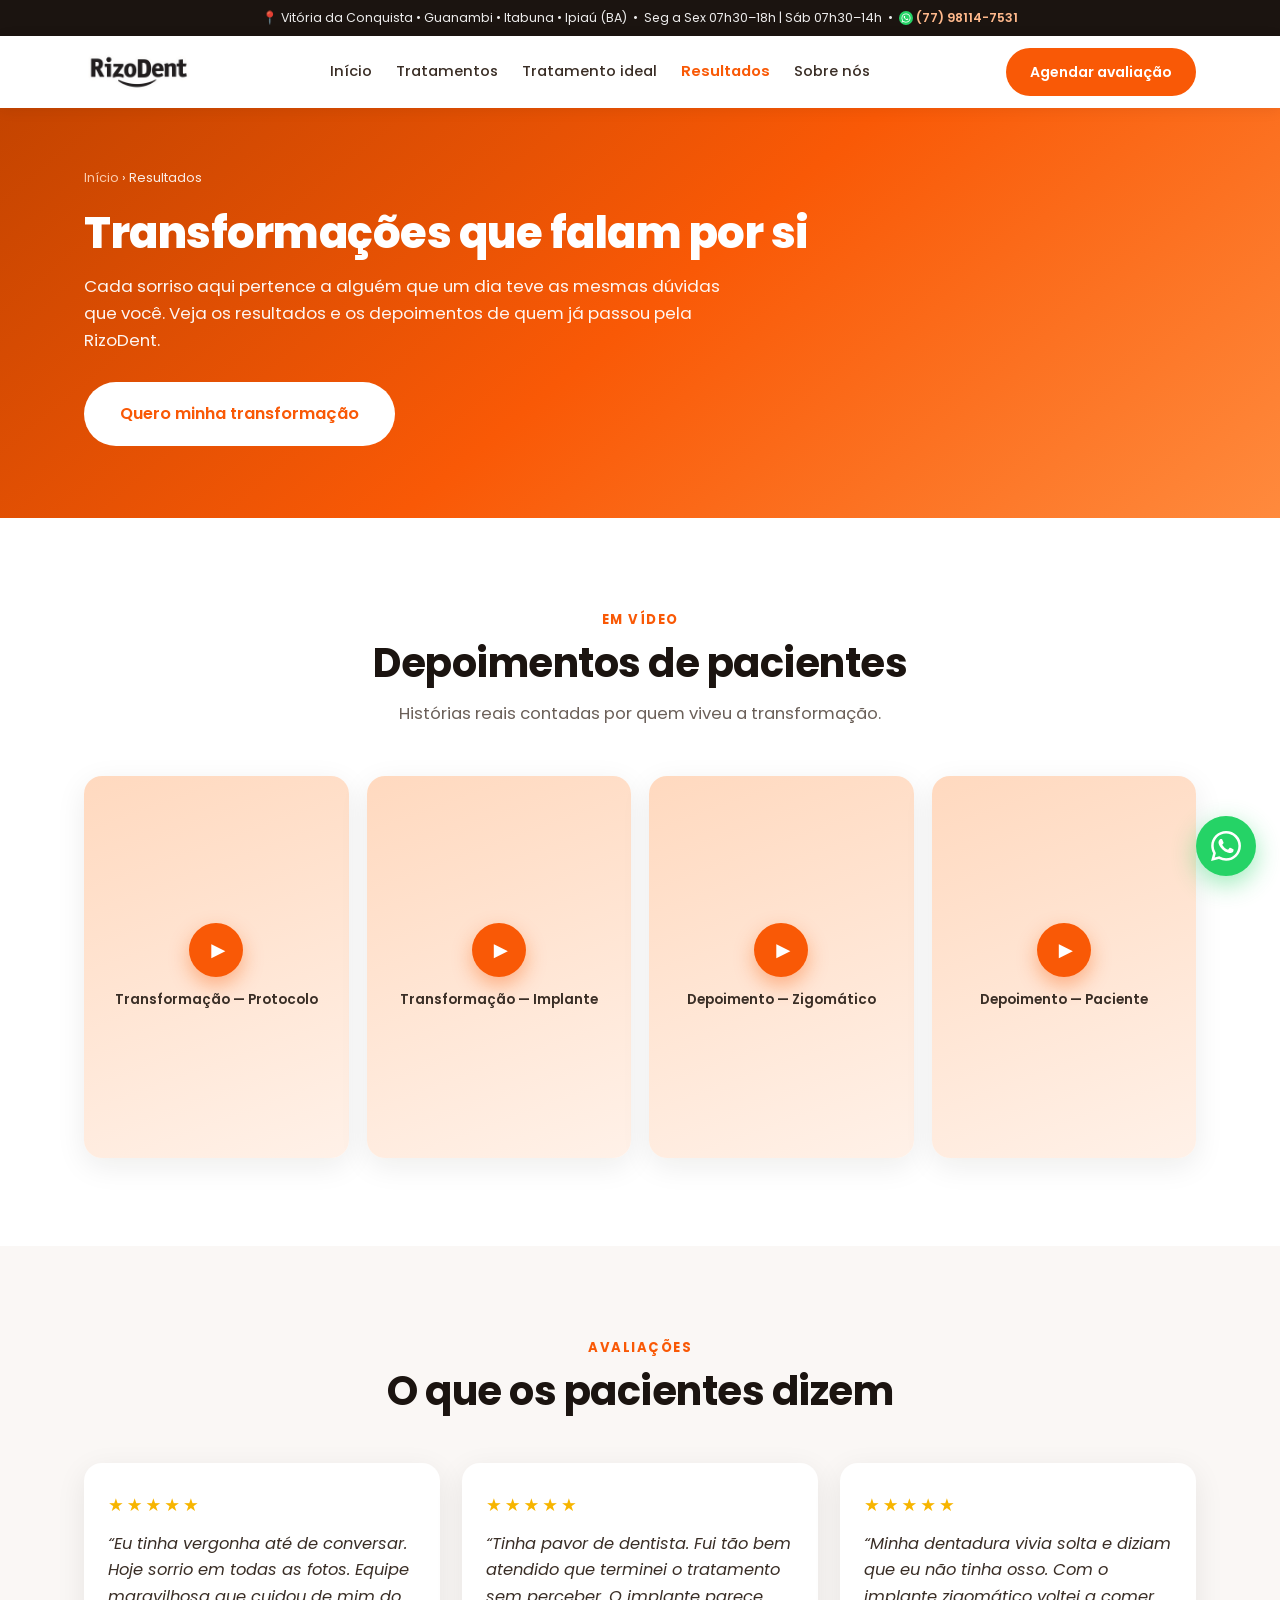
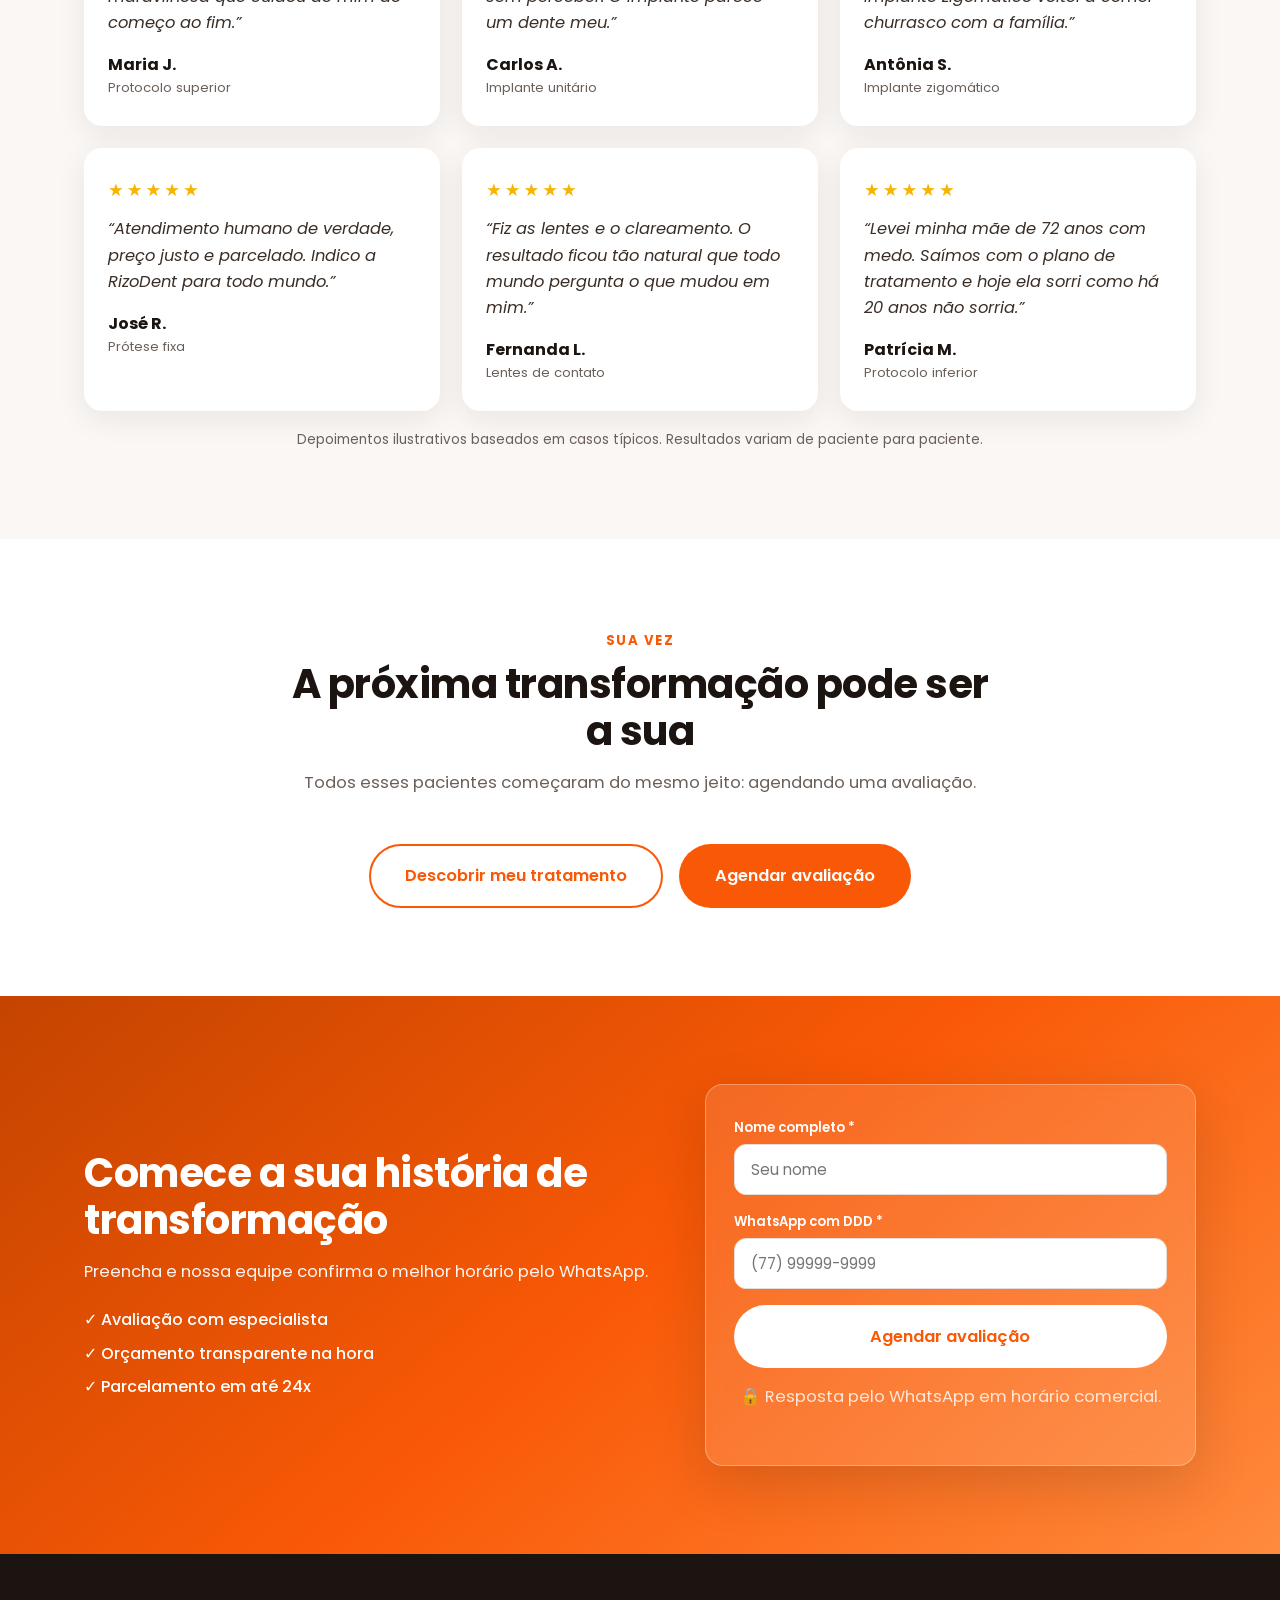
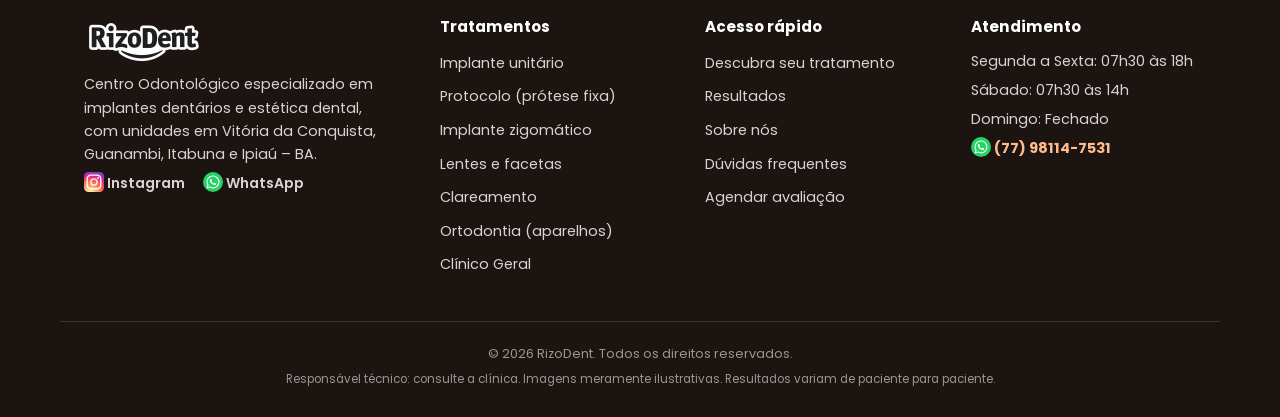
<file: resultados.html>
<!DOCTYPE html>
<html lang="pt-BR">
<head>
  <meta charset="UTF-8">
  <meta name="viewport" content="width=device-width, initial-scale=1.0">
  <title>Resultados e Depoimentos | RizoDent — Bahia</title>
  <meta name="description" content="Veja transformações reais de pacientes da RizoDent: depoimentos em vídeo e avaliações de quem voltou a sorrir com implantes e estética dental.">
  <link rel="preconnect" href="https://fonts.googleapis.com">
  <link rel="preconnect" href="https://fonts.gstatic.com" crossorigin>
  <link href="https://fonts.googleapis.com/css2?family=Poppins:wght@400;500;600;700;800;900&display=swap" rel="stylesheet">
  <link rel="stylesheet" href="css/style.css?v=6">
</head>
<body>

  <div class="topbar">
    <p>📍 Vitória da Conquista • Guanambi • Itabuna • Ipiaú (BA)&ensp;•&ensp;Seg a Sex 07h30–18h | Sáb 07h30–14h&ensp;•&ensp;<a href="https://wa.me/5577981147531?text=Ol%C3%A1!%20Vim%20do%20site." target="_blank" rel="noopener"><img class="icon-img icon-img--sm" src="img/whatsapp.svg" alt=""> (77) 98114-7531</a></p>
  </div>

  <header class="header" id="header">
    <div class="container header__inner">
      <a href="index.html" class="logo" aria-label="RizoDent — Início"><img src="img/logo-rizodent.png" alt="RizoDent — Centro Odontológico"></a>
      <nav class="nav" id="nav" aria-label="Navegação principal">
        <a href="index.html">Início</a>
        <a href="tratamentos.html">Tratamentos</a>
        <a href="index.html#quiz">Tratamento ideal</a>
        <a href="resultados.html">Resultados</a>
        <a href="sobre.html">Sobre nós</a>
      </nav>
      <a href="#agendar" class="btn btn--primary header__cta">Agendar avaliação</a>
      <button class="nav-toggle" id="navToggle" aria-label="Abrir menu" aria-expanded="false">
        <span></span><span></span><span></span>
      </button>
    </div>
  </header>

  <main>
    <section class="page-hero">
      <div class="container">
        <nav class="breadcrumb" aria-label="Você está em">
          <a href="index.html">Início</a> › Resultados
        </nav>
        <h1>Transformações que falam por si</h1>
        <p>Cada sorriso aqui pertence a alguém que um dia teve as mesmas dúvidas que você. Veja os resultados e os depoimentos de quem já passou pela RizoDent.</p>
        <div class="page-hero__actions">
          <a href="#agendar" class="btn btn--light btn--lg">Quero minha transformação</a>
        </div>
      </div>
    </section>

    <section class="section">
      <div class="container">
        <header class="section__head reveal">
          <span class="eyebrow">Em vídeo</span>
          <h2>Depoimentos de pacientes</h2>
          <p>Histórias reais contadas por quem viveu a transformação.</p>
        </header>
        <div class="videos__grid">
          <!-- Substituir os href pelos links reais dos YouTube Shorts -->
          <a class="video-card reveal" href="#" target="_blank" rel="noopener"><span>▶</span><p>Transformação — Protocolo</p></a>
          <a class="video-card reveal" href="#" target="_blank" rel="noopener"><span>▶</span><p>Transformação — Implante</p></a>
          <a class="video-card reveal" href="#" target="_blank" rel="noopener"><span>▶</span><p>Depoimento — Zigomático</p></a>
          <a class="video-card reveal" href="#" target="_blank" rel="noopener"><span>▶</span><p>Depoimento — Paciente</p></a>
        </div>
      </div>
    </section>

    <section class="section section--gray">
      <div class="container">
        <header class="section__head reveal">
          <span class="eyebrow">Avaliações</span>
          <h2>O que os pacientes dizem</h2>
        </header>
        <div class="quotes-grid">
          <!-- Substituir pelos depoimentos reais (Google, Instagram, WhatsApp) -->
          <figure class="quote quote--card reveal">
            <div class="quote__stars">★★★★★</div>
            <blockquote>“Eu tinha vergonha até de conversar. Hoje sorrio em todas as fotos. Equipe maravilhosa que cuidou de mim do começo ao fim.”</blockquote>
            <figcaption><strong>Maria J.</strong><span>Protocolo superior</span></figcaption>
          </figure>
          <figure class="quote quote--card reveal">
            <div class="quote__stars">★★★★★</div>
            <blockquote>“Tinha pavor de dentista. Fui tão bem atendido que terminei o tratamento sem perceber. O implante parece um dente meu.”</blockquote>
            <figcaption><strong>Carlos A.</strong><span>Implante unitário</span></figcaption>
          </figure>
          <figure class="quote quote--card reveal">
            <div class="quote__stars">★★★★★</div>
            <blockquote>“Minha dentadura vivia solta e diziam que eu não tinha osso. Com o implante zigomático voltei a comer churrasco com a família.”</blockquote>
            <figcaption><strong>Antônia S.</strong><span>Implante zigomático</span></figcaption>
          </figure>
          <figure class="quote quote--card reveal">
            <div class="quote__stars">★★★★★</div>
            <blockquote>“Atendimento humano de verdade, preço justo e parcelado. Indico a RizoDent para todo mundo.”</blockquote>
            <figcaption><strong>José R.</strong><span>Prótese fixa</span></figcaption>
          </figure>
          <figure class="quote quote--card reveal">
            <div class="quote__stars">★★★★★</div>
            <blockquote>“Fiz as lentes e o clareamento. O resultado ficou tão natural que todo mundo pergunta o que mudou em mim.”</blockquote>
            <figcaption><strong>Fernanda L.</strong><span>Lentes de contato</span></figcaption>
          </figure>
          <figure class="quote quote--card reveal">
            <div class="quote__stars">★★★★★</div>
            <blockquote>“Levei minha mãe de 72 anos com medo. Saímos com o plano de tratamento e hoje ela sorri como há 20 anos não sorria.”</blockquote>
            <figcaption><strong>Patrícia M.</strong><span>Protocolo inferior</span></figcaption>
          </figure>
        </div>
        <p class="note reveal" style="text-align:center;">Depoimentos ilustrativos baseados em casos típicos. Resultados variam de paciente para paciente.</p>
      </div>
    </section>

    <section class="section">
      <div class="container container--narrow" style="text-align:center;">
        <header class="section__head reveal">
          <span class="eyebrow">Sua vez</span>
          <h2>A próxima transformação pode ser a sua</h2>
          <p>Todos esses pacientes começaram do mesmo jeito: agendando uma avaliação.</p>
        </header>
        <div class="reveal">
          <a href="index.html#quiz" class="btn btn--outline btn--lg" style="margin-right:12px;">Descobrir meu tratamento</a>
          <a href="#agendar" class="btn btn--primary btn--lg">Agendar avaliação</a>
        </div>
      </div>
    </section>

    <section class="final-cta" id="agendar">
      <div class="container final-cta__inner">
        <div class="reveal">
          <h2>Comece a sua história de transformação</h2>
          <p>Preencha e nossa equipe confirma o melhor horário pelo WhatsApp.</p>
          <ul class="final-cta__checks">
            <li>✓ Avaliação com especialista</li>
            <li>✓ Orçamento transparente na hora</li>
            <li>✓ Parcelamento em até 24x</li>
          </ul>
        </div>
        <form class="form form--final lead-form reveal" novalidate>
          <div class="form__field">
            <label for="f-nome">Nome completo *</label>
            <input type="text" id="f-nome" name="nome" placeholder="Seu nome" required autocomplete="name">
          </div>
          <div class="form__field">
            <label for="f-telefone">WhatsApp com DDD *</label>
            <input type="tel" id="f-telefone" name="telefone" placeholder="(77) 99999-9999" required inputmode="numeric" autocomplete="tel">
          </div>
          <button type="submit" class="btn btn--light btn--lg btn--block">Agendar avaliação</button>
          <p class="form__privacy form__privacy--light">🔒 Resposta pelo WhatsApp em horário comercial.</p>
        </form>
      </div>
    </section>
  </main>

  <footer class="footer">
    <div class="container footer__grid">
      <div class="footer__brand">
        <p class="logo logo--footer"><img src="img/logo-rizodent.png" alt="RizoDent"></p>
        <p>Centro Odontológico especializado em implantes dentários e estética dental, com unidades em Vitória da Conquista, Guanambi, Itabuna e Ipiaú – BA.</p>
        <div class="footer__social">
          <a href="https://instagram.com/rizodentclinicas" target="_blank" rel="noopener" aria-label="Instagram"><img class="icon-img" src="img/instagram.svg" alt=""> Instagram</a>
          <a href="https://wa.me/5577981147531?text=Ol%C3%A1!%20Vim%20do%20site." target="_blank" rel="noopener" aria-label="WhatsApp"><img class="icon-img" src="img/whatsapp.svg" alt=""> WhatsApp</a>
        </div>
      </div>
      <div>
        <h3>Tratamentos</h3>
        <ul>
          <li><a href="implante-unitario.html">Implante unitário</a></li>
          <li><a href="protocolo.html">Protocolo (prótese fixa)</a></li>
          <li><a href="implante-zigomatico.html">Implante zigomático</a></li>
          <li><a href="lentes-e-facetas.html">Lentes e facetas</a></li>
          <li><a href="clareamento.html">Clareamento</a></li>
          <li><a href="ortodontia.html">Ortodontia (aparelhos)</a></li>
          <li><a href="clinica-geral.html">Clínico Geral</a></li>
        </ul>
      </div>
      <div>
        <h3>Acesso rápido</h3>
        <ul>
          <li><a href="index.html#quiz">Descubra seu tratamento</a></li>
          <li><a href="resultados.html">Resultados</a></li>
          <li><a href="sobre.html">Sobre nós</a></li>
          <li><a href="index.html#faq">Dúvidas frequentes</a></li>
          <li><a href="#agendar">Agendar avaliação</a></li>
        </ul>
      </div>
      <div>
        <h3>Atendimento</h3>
        <p>Segunda a Sexta: 07h30 às 18h</p>
        <p>Sábado: 07h30 às 14h</p>
        <p>Domingo: Fechado</p>
        <p class="footer__phone"><a href="https://wa.me/5577981147531?text=Ol%C3%A1!%20Vim%20do%20site." target="_blank" rel="noopener"><img class="icon-img" src="img/whatsapp.svg" alt="WhatsApp"> (77) 98114-7531</a></p>
      </div>
    </div>
    <div class="container footer__bottom">
      <p>© 2026 RizoDent. Todos os direitos reservados.</p>
      <p class="footer__disclaimer">Responsável técnico: consulte a clínica. Imagens meramente ilustrativas. Resultados variam de paciente para paciente.</p>
    </div>
  </footer>

  <a href="https://wa.me/5577981147531?text=Ol%C3%A1!%20Vim%20do%20site.%20Quero%20agendar%20uma%20avalia%C3%A7%C3%A3o%20na%20RizoDent."
     class="whatsapp-float" target="_blank" rel="noopener" aria-label="Falar no WhatsApp">
    <svg viewBox="0 0 24 24" width="30" height="30" fill="#fff" aria-hidden="true"><path d="M17.472 14.382c-.297-.149-1.758-.867-2.03-.967-.273-.099-.471-.148-.67.15-.197.297-.767.966-.94 1.164-.173.199-.347.223-.644.075-.297-.15-1.255-.463-2.39-1.475-.883-.788-1.48-1.761-1.653-2.059-.173-.297-.018-.458.13-.606.134-.133.298-.347.446-.52.149-.174.198-.298.298-.497.099-.198.05-.371-.025-.52-.075-.149-.669-1.612-.916-2.207-.242-.579-.487-.5-.669-.51-.173-.008-.371-.01-.57-.01-.198 0-.52.074-.792.372-.272.297-1.04 1.016-1.04 2.479 0 1.462 1.065 2.875 1.213 3.074.149.198 2.096 3.2 5.077 4.487.709.306 1.262.489 1.694.625.712.227 1.36.195 1.871.118.571-.085 1.758-.719 2.006-1.413.248-.694.248-1.289.173-1.413-.074-.124-.272-.198-.57-.347m-5.421 7.403h-.004a9.87 9.87 0 01-5.031-1.378l-.361-.214-3.741.982.998-3.648-.235-.374a9.86 9.86 0 01-1.51-5.26c.001-5.45 4.436-9.884 9.888-9.884 2.64 0 5.122 1.03 6.988 2.898a9.825 9.825 0 012.893 6.994c-.003 5.45-4.437 9.884-9.885 9.884m8.413-18.297A11.815 11.815 0 0012.05 0C5.495 0 .16 5.335.157 11.892c0 2.096.547 4.142 1.588 5.945L.057 24l6.305-1.654a11.882 11.882 0 005.683 1.448h.005c6.554 0 11.89-5.335 11.893-11.893a11.821 11.821 0 00-3.48-8.413Z"/></svg>
  </a>

  <script src="js/main.js?v=6"></script>
</body>
</html>
</file>
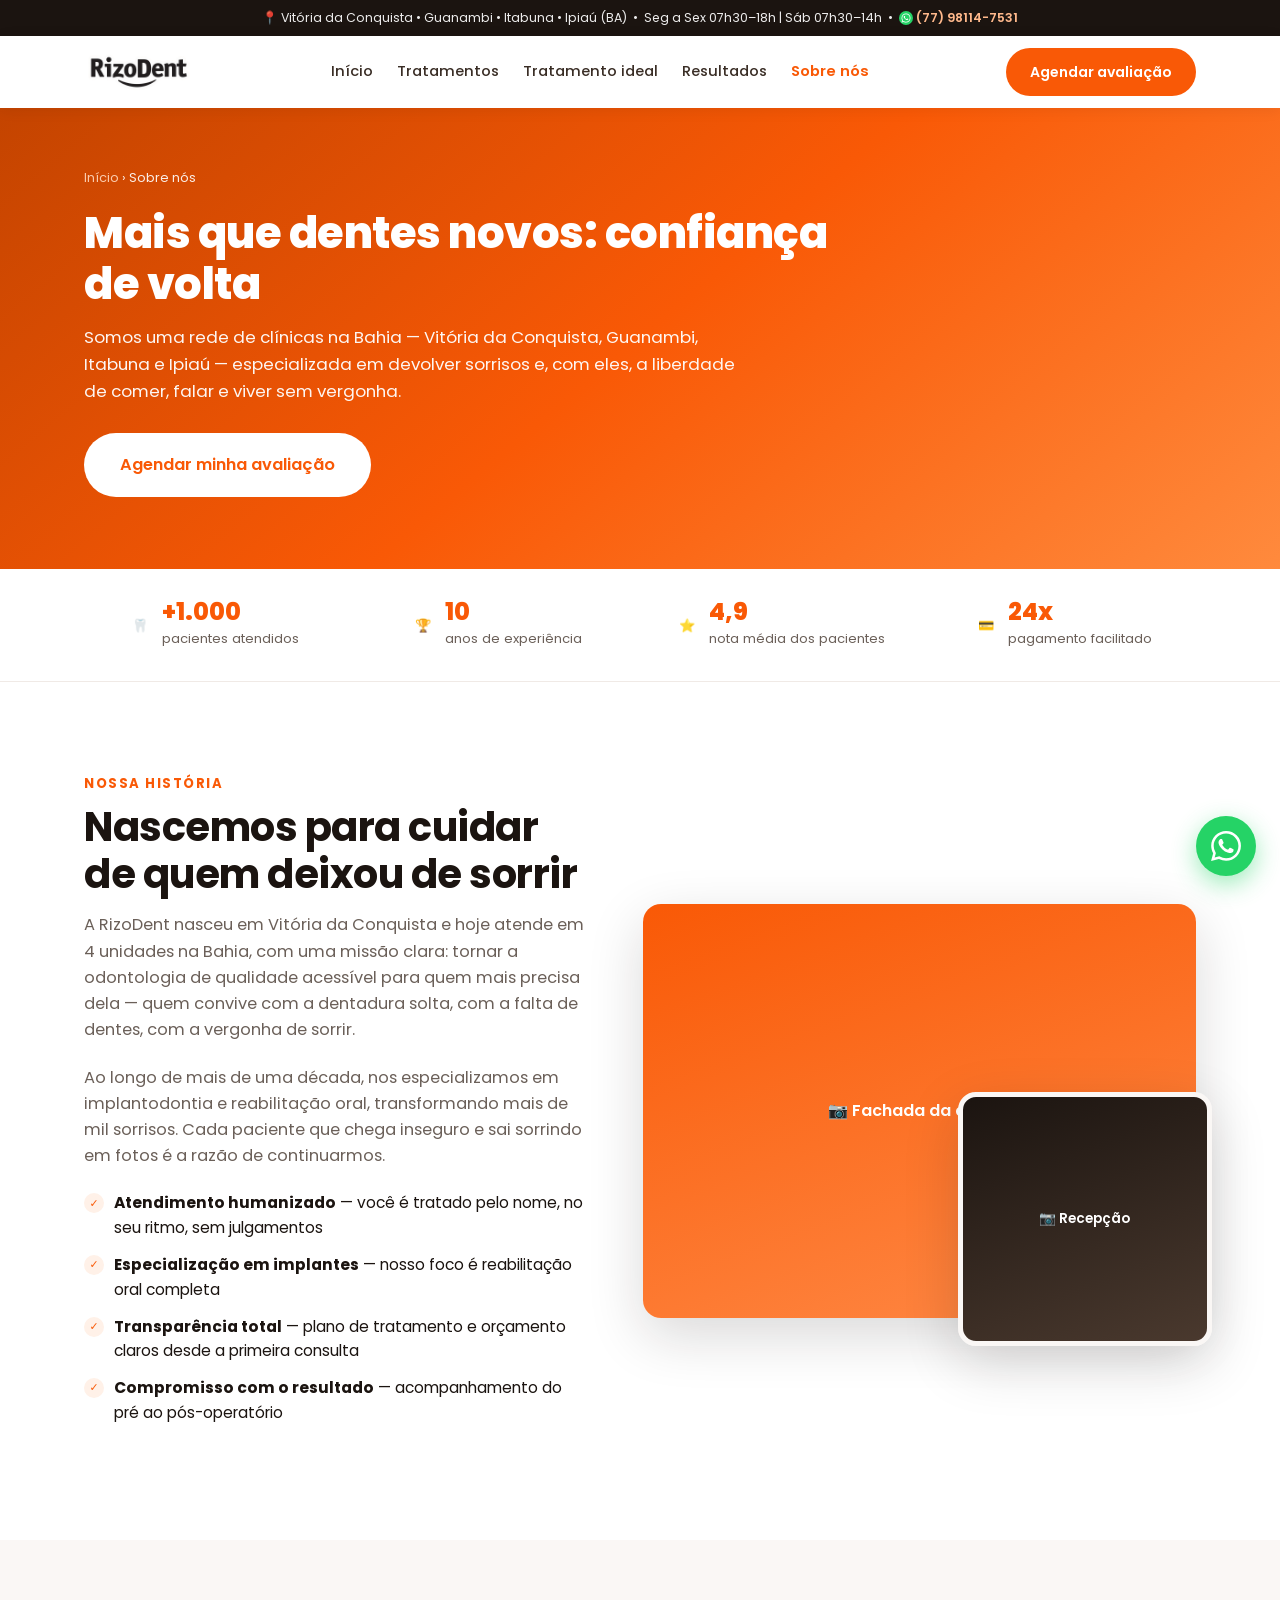
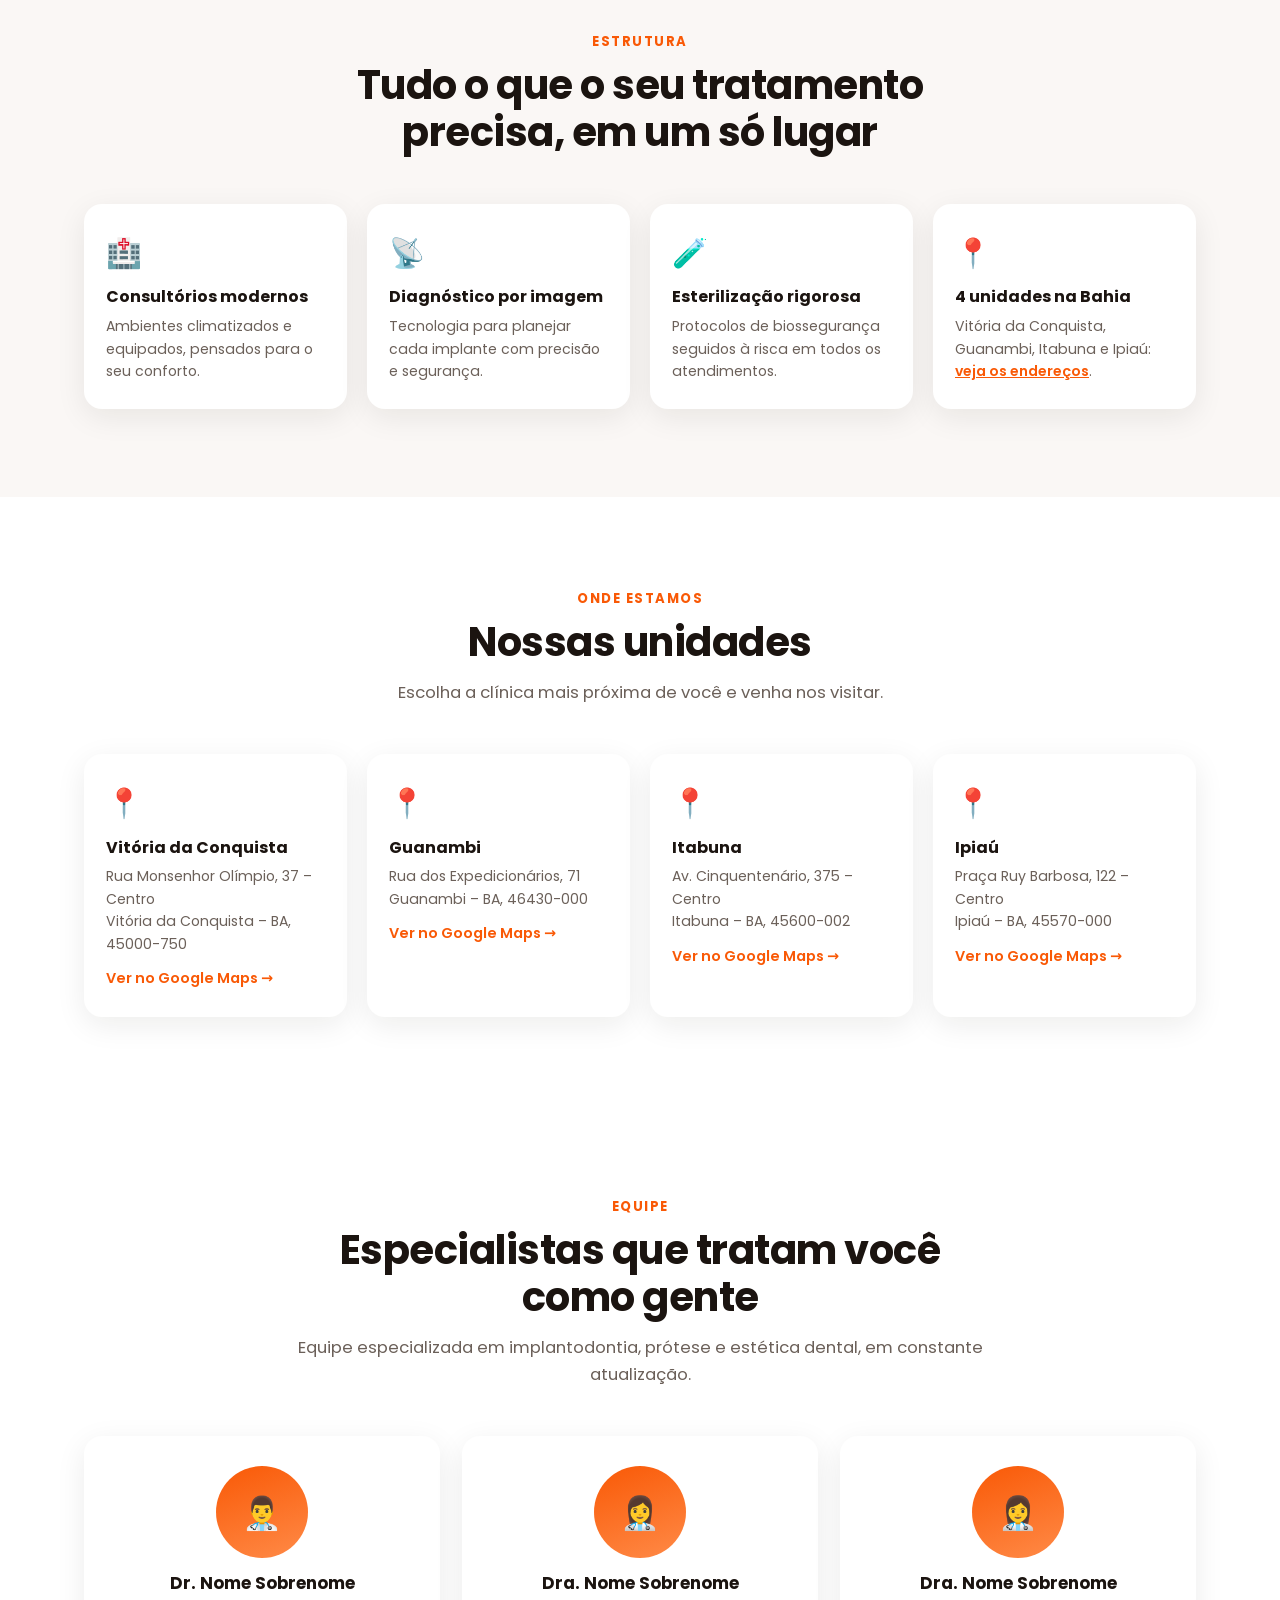
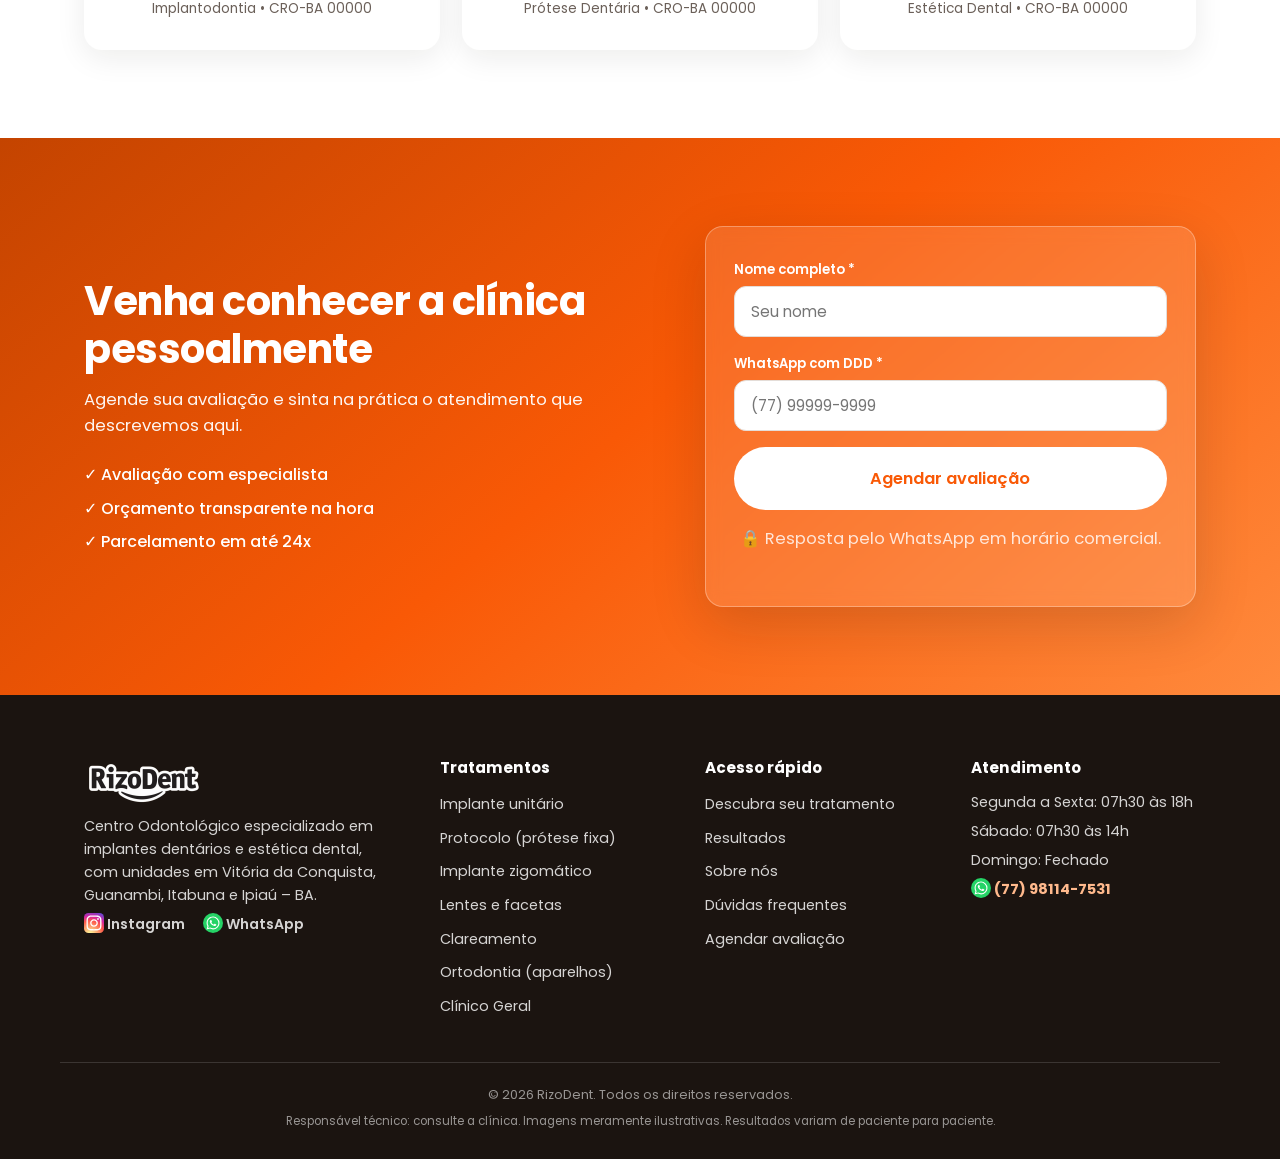
<file: sobre.html>
<!DOCTYPE html>
<html lang="pt-BR">
<head>
  <meta charset="UTF-8">
  <meta name="viewport" content="width=device-width, initial-scale=1.0">
  <title>Sobre Nós | RizoDent — Bahia</title>
  <meta name="description" content="Conheça a RizoDent: rede de clínicas especializada em implantes e estética dental com unidades em Vitória da Conquista, Guanambi, Itabuna e Ipiaú (BA).">
  <link rel="preconnect" href="https://fonts.googleapis.com">
  <link rel="preconnect" href="https://fonts.gstatic.com" crossorigin>
  <link href="https://fonts.googleapis.com/css2?family=Poppins:wght@400;500;600;700;800;900&display=swap" rel="stylesheet">
  <link rel="stylesheet" href="css/style.css?v=6">
</head>
<body>

  <div class="topbar">
    <p>📍 Vitória da Conquista • Guanambi • Itabuna • Ipiaú (BA)&ensp;•&ensp;Seg a Sex 07h30–18h | Sáb 07h30–14h&ensp;•&ensp;<a href="https://wa.me/5577981147531?text=Ol%C3%A1!%20Vim%20do%20site." target="_blank" rel="noopener"><img class="icon-img icon-img--sm" src="img/whatsapp.svg" alt=""> (77) 98114-7531</a></p>
  </div>

  <header class="header" id="header">
    <div class="container header__inner">
      <a href="index.html" class="logo" aria-label="RizoDent — Início"><img src="img/logo-rizodent.png" alt="RizoDent — Centro Odontológico"></a>
      <nav class="nav" id="nav" aria-label="Navegação principal">
        <a href="index.html">Início</a>
        <a href="tratamentos.html">Tratamentos</a>
        <a href="index.html#quiz">Tratamento ideal</a>
        <a href="resultados.html">Resultados</a>
        <a href="sobre.html">Sobre nós</a>
      </nav>
      <a href="#agendar" class="btn btn--primary header__cta">Agendar avaliação</a>
      <button class="nav-toggle" id="navToggle" aria-label="Abrir menu" aria-expanded="false">
        <span></span><span></span><span></span>
      </button>
    </div>
  </header>

  <main>
    <section class="page-hero">
      <div class="container">
        <nav class="breadcrumb" aria-label="Você está em">
          <a href="index.html">Início</a> › Sobre nós
        </nav>
        <h1>Mais que dentes novos: confiança de volta</h1>
        <p>Somos uma rede de clínicas na Bahia — Vitória da Conquista, Guanambi, Itabuna e Ipiaú — especializada em devolver sorrisos e, com eles, a liberdade de comer, falar e viver sem vergonha.</p>
        <div class="page-hero__actions">
          <a href="#agendar" class="btn btn--light btn--lg">Agendar minha avaliação</a>
        </div>
      </div>
    </section>

    <section class="trustbar">
      <div class="container trustbar__grid">
        <div class="trust reveal"><span class="trust__icon">🦷</span><div><strong data-count="1000">0</strong><span>pacientes atendidos</span></div></div>
        <div class="trust reveal"><span class="trust__icon">🏆</span><div><strong data-count="10">0</strong><span>anos de experiência</span></div></div>
        <div class="trust reveal"><span class="trust__icon">⭐</span><div><strong>4,9</strong><span>nota média dos pacientes</span></div></div>
        <div class="trust reveal"><span class="trust__icon">💳</span><div><strong>24x</strong><span>pagamento facilitado</span></div></div>
      </div>
    </section>

    <section class="section">
      <div class="container clinic__inner">
        <div class="clinic__content reveal">
          <span class="eyebrow">Nossa história</span>
          <h2>Nascemos para cuidar de quem deixou de sorrir</h2>
          <p>
            A RizoDent nasceu em Vitória da Conquista e hoje atende em 4 unidades na Bahia, com uma missão clara: tornar a odontologia de qualidade
            acessível para quem mais precisa dela — quem convive com a dentadura solta, com a falta de dentes,
            com a vergonha de sorrir.
          </p>
          <p style="color:var(--gray-600);margin-bottom:22px;">
            Ao longo de mais de uma década, nos especializamos em implantodontia e reabilitação oral,
            transformando mais de mil sorrisos. Cada paciente que chega inseguro e sai sorrindo em fotos
            é a razão de continuarmos.
          </p>
          <ul class="clinic__list">
            <li><strong>Atendimento humanizado</strong> — você é tratado pelo nome, no seu ritmo, sem julgamentos</li>
            <li><strong>Especialização em implantes</strong> — nosso foco é reabilitação oral completa</li>
            <li><strong>Transparência total</strong> — plano de tratamento e orçamento claros desde a primeira consulta</li>
            <li><strong>Compromisso com o resultado</strong> — acompanhamento do pré ao pós-operatório</li>
          </ul>
        </div>
        <div class="clinic__visual reveal" aria-hidden="true">
          <!-- Substituir pelas fotos reais da clínica -->
          <div class="clinic__photo clinic__photo--main"><span>📷 Fachada da clínica</span></div>
          <div class="clinic__photo clinic__photo--sub"><span>📷 Recepção</span></div>
        </div>
      </div>
    </section>

    <section class="section section--gray">
      <div class="container">
        <header class="section__head reveal">
          <span class="eyebrow">Estrutura</span>
          <h2>Tudo o que o seu tratamento precisa, em um só lugar</h2>
        </header>
        <div class="benefit-grid">
          <div class="benefit reveal"><span>🏥</span><h3>Consultórios modernos</h3><p>Ambientes climatizados e equipados, pensados para o seu conforto.</p></div>
          <div class="benefit reveal"><span>📡</span><h3>Diagnóstico por imagem</h3><p>Tecnologia para planejar cada implante com precisão e segurança.</p></div>
          <div class="benefit reveal"><span>🧪</span><h3>Esterilização rigorosa</h3><p>Protocolos de biossegurança seguidos à risca em todos os atendimentos.</p></div>
          <div class="benefit reveal"><span>📍</span><h3>4 unidades na Bahia</h3><p>Vitória da Conquista, Guanambi, Itabuna e Ipiaú: <a href="#unidades" style="color:var(--orange);font-weight:600;">veja os endereços</a>.</p></div>
        </div>
      </div>
    </section>

    <section class="section" id="unidades">
      <div class="container">
        <header class="section__head reveal">
          <span class="eyebrow">Onde estamos</span>
          <h2>Nossas unidades</h2>
          <p>Escolha a clínica mais próxima de você e venha nos visitar.</p>
        </header>
        <div class="benefit-grid">
          <div class="benefit reveal">
            <span>📍</span>
            <h3>Vitória da Conquista</h3>
            <p>Rua Monsenhor Olímpio, 37 – Centro<br>Vitória da Conquista – BA, 45000-750</p>
            <p style="margin-top:12px;"><a href="https://maps.app.goo.gl/bvbmf2VMvA7XpvxDA" target="_blank" rel="noopener" class="card__more">Ver no Google Maps →</a></p>
          </div>
          <div class="benefit reveal">
            <span>📍</span>
            <h3>Guanambi</h3>
            <p>Rua dos Expedicionários, 71<br>Guanambi – BA, 46430-000</p>
            <p style="margin-top:12px;"><a href="https://maps.app.goo.gl/dYDyPFBEQEaaCXZJ8" target="_blank" rel="noopener" class="card__more">Ver no Google Maps →</a></p>
          </div>
          <div class="benefit reveal">
            <span>📍</span>
            <h3>Itabuna</h3>
            <p>Av. Cinquentenário, 375 – Centro<br>Itabuna – BA, 45600-002</p>
            <p style="margin-top:12px;"><a href="https://maps.app.goo.gl/ifxfwsBVfpMxFzWn6" target="_blank" rel="noopener" class="card__more">Ver no Google Maps →</a></p>
          </div>
          <div class="benefit reveal">
            <span>📍</span>
            <h3>Ipiaú</h3>
            <p>Praça Ruy Barbosa, 122 – Centro<br>Ipiaú – BA, 45570-000</p>
            <p style="margin-top:12px;"><a href="https://maps.app.goo.gl/dmJFT7Ebca6ow6Lp9" target="_blank" rel="noopener" class="card__more">Ver no Google Maps →</a></p>
          </div>
        </div>
      </div>
    </section>

    <section class="section">
      <div class="container">
        <header class="section__head reveal">
          <span class="eyebrow">Equipe</span>
          <h2>Especialistas que tratam você como gente</h2>
          <p>Equipe especializada em implantodontia, prótese e estética dental, em constante atualização.</p>
        </header>
        <div class="team-grid">
          <!-- Substituir pelos profissionais reais da clínica (nome, CRO e especialidade) -->
          <div class="member reveal">
            <div class="member__avatar">👨‍⚕️</div>
            <h3>Dr. Nome Sobrenome</h3>
            <p>Implantodontia • CRO-BA 00000</p>
          </div>
          <div class="member reveal">
            <div class="member__avatar">👩‍⚕️</div>
            <h3>Dra. Nome Sobrenome</h3>
            <p>Prótese Dentária • CRO-BA 00000</p>
          </div>
          <div class="member reveal">
            <div class="member__avatar">👩‍⚕️</div>
            <h3>Dra. Nome Sobrenome</h3>
            <p>Estética Dental • CRO-BA 00000</p>
          </div>
        </div>
      </div>
    </section>

    <section class="final-cta" id="agendar">
      <div class="container final-cta__inner">
        <div class="reveal">
          <h2>Venha conhecer a clínica pessoalmente</h2>
          <p>Agende sua avaliação e sinta na prática o atendimento que descrevemos aqui.</p>
          <ul class="final-cta__checks">
            <li>✓ Avaliação com especialista</li>
            <li>✓ Orçamento transparente na hora</li>
            <li>✓ Parcelamento em até 24x</li>
          </ul>
        </div>
        <form class="form form--final lead-form reveal" novalidate>
          <div class="form__field">
            <label for="f-nome">Nome completo *</label>
            <input type="text" id="f-nome" name="nome" placeholder="Seu nome" required autocomplete="name">
          </div>
          <div class="form__field">
            <label for="f-telefone">WhatsApp com DDD *</label>
            <input type="tel" id="f-telefone" name="telefone" placeholder="(77) 99999-9999" required inputmode="numeric" autocomplete="tel">
          </div>
          <button type="submit" class="btn btn--light btn--lg btn--block">Agendar avaliação</button>
          <p class="form__privacy form__privacy--light">🔒 Resposta pelo WhatsApp em horário comercial.</p>
        </form>
      </div>
    </section>
  </main>

  <footer class="footer">
    <div class="container footer__grid">
      <div class="footer__brand">
        <p class="logo logo--footer"><img src="img/logo-rizodent.png" alt="RizoDent"></p>
        <p>Centro Odontológico especializado em implantes dentários e estética dental, com unidades em Vitória da Conquista, Guanambi, Itabuna e Ipiaú – BA.</p>
        <div class="footer__social">
          <a href="https://instagram.com/rizodentclinicas" target="_blank" rel="noopener" aria-label="Instagram"><img class="icon-img" src="img/instagram.svg" alt=""> Instagram</a>
          <a href="https://wa.me/5577981147531?text=Ol%C3%A1!%20Vim%20do%20site." target="_blank" rel="noopener" aria-label="WhatsApp"><img class="icon-img" src="img/whatsapp.svg" alt=""> WhatsApp</a>
        </div>
      </div>
      <div>
        <h3>Tratamentos</h3>
        <ul>
          <li><a href="implante-unitario.html">Implante unitário</a></li>
          <li><a href="protocolo.html">Protocolo (prótese fixa)</a></li>
          <li><a href="implante-zigomatico.html">Implante zigomático</a></li>
          <li><a href="lentes-e-facetas.html">Lentes e facetas</a></li>
          <li><a href="clareamento.html">Clareamento</a></li>
          <li><a href="ortodontia.html">Ortodontia (aparelhos)</a></li>
          <li><a href="clinica-geral.html">Clínico Geral</a></li>
        </ul>
      </div>
      <div>
        <h3>Acesso rápido</h3>
        <ul>
          <li><a href="index.html#quiz">Descubra seu tratamento</a></li>
          <li><a href="resultados.html">Resultados</a></li>
          <li><a href="sobre.html">Sobre nós</a></li>
          <li><a href="index.html#faq">Dúvidas frequentes</a></li>
          <li><a href="#agendar">Agendar avaliação</a></li>
        </ul>
      </div>
      <div>
        <h3>Atendimento</h3>
        <p>Segunda a Sexta: 07h30 às 18h</p>
        <p>Sábado: 07h30 às 14h</p>
        <p>Domingo: Fechado</p>
        <p class="footer__phone"><a href="https://wa.me/5577981147531?text=Ol%C3%A1!%20Vim%20do%20site." target="_blank" rel="noopener"><img class="icon-img" src="img/whatsapp.svg" alt="WhatsApp"> (77) 98114-7531</a></p>
      </div>
    </div>
    <div class="container footer__bottom">
      <p>© 2026 RizoDent. Todos os direitos reservados.</p>
      <p class="footer__disclaimer">Responsável técnico: consulte a clínica. Imagens meramente ilustrativas. Resultados variam de paciente para paciente.</p>
    </div>
  </footer>

  <a href="https://wa.me/5577981147531?text=Ol%C3%A1!%20Vim%20do%20site.%20Quero%20agendar%20uma%20avalia%C3%A7%C3%A3o%20na%20RizoDent."
     class="whatsapp-float" target="_blank" rel="noopener" aria-label="Falar no WhatsApp">
    <svg viewBox="0 0 24 24" width="30" height="30" fill="#fff" aria-hidden="true"><path d="M17.472 14.382c-.297-.149-1.758-.867-2.03-.967-.273-.099-.471-.148-.67.15-.197.297-.767.966-.94 1.164-.173.199-.347.223-.644.075-.297-.15-1.255-.463-2.39-1.475-.883-.788-1.48-1.761-1.653-2.059-.173-.297-.018-.458.13-.606.134-.133.298-.347.446-.52.149-.174.198-.298.298-.497.099-.198.05-.371-.025-.52-.075-.149-.669-1.612-.916-2.207-.242-.579-.487-.5-.669-.51-.173-.008-.371-.01-.57-.01-.198 0-.52.074-.792.372-.272.297-1.04 1.016-1.04 2.479 0 1.462 1.065 2.875 1.213 3.074.149.198 2.096 3.2 5.077 4.487.709.306 1.262.489 1.694.625.712.227 1.36.195 1.871.118.571-.085 1.758-.719 2.006-1.413.248-.694.248-1.289.173-1.413-.074-.124-.272-.198-.57-.347m-5.421 7.403h-.004a9.87 9.87 0 01-5.031-1.378l-.361-.214-3.741.982.998-3.648-.235-.374a9.86 9.86 0 01-1.51-5.26c.001-5.45 4.436-9.884 9.888-9.884 2.64 0 5.122 1.03 6.988 2.898a9.825 9.825 0 012.893 6.994c-.003 5.45-4.437 9.884-9.885 9.884m8.413-18.297A11.815 11.815 0 0012.05 0C5.495 0 .16 5.335.157 11.892c0 2.096.547 4.142 1.588 5.945L.057 24l6.305-1.654a11.882 11.882 0 005.683 1.448h.005c6.554 0 11.89-5.335 11.893-11.893a11.821 11.821 0 00-3.48-8.413Z"/></svg>
  </a>

  <script src="js/main.js?v=6"></script>
</body>
</html>
</file>
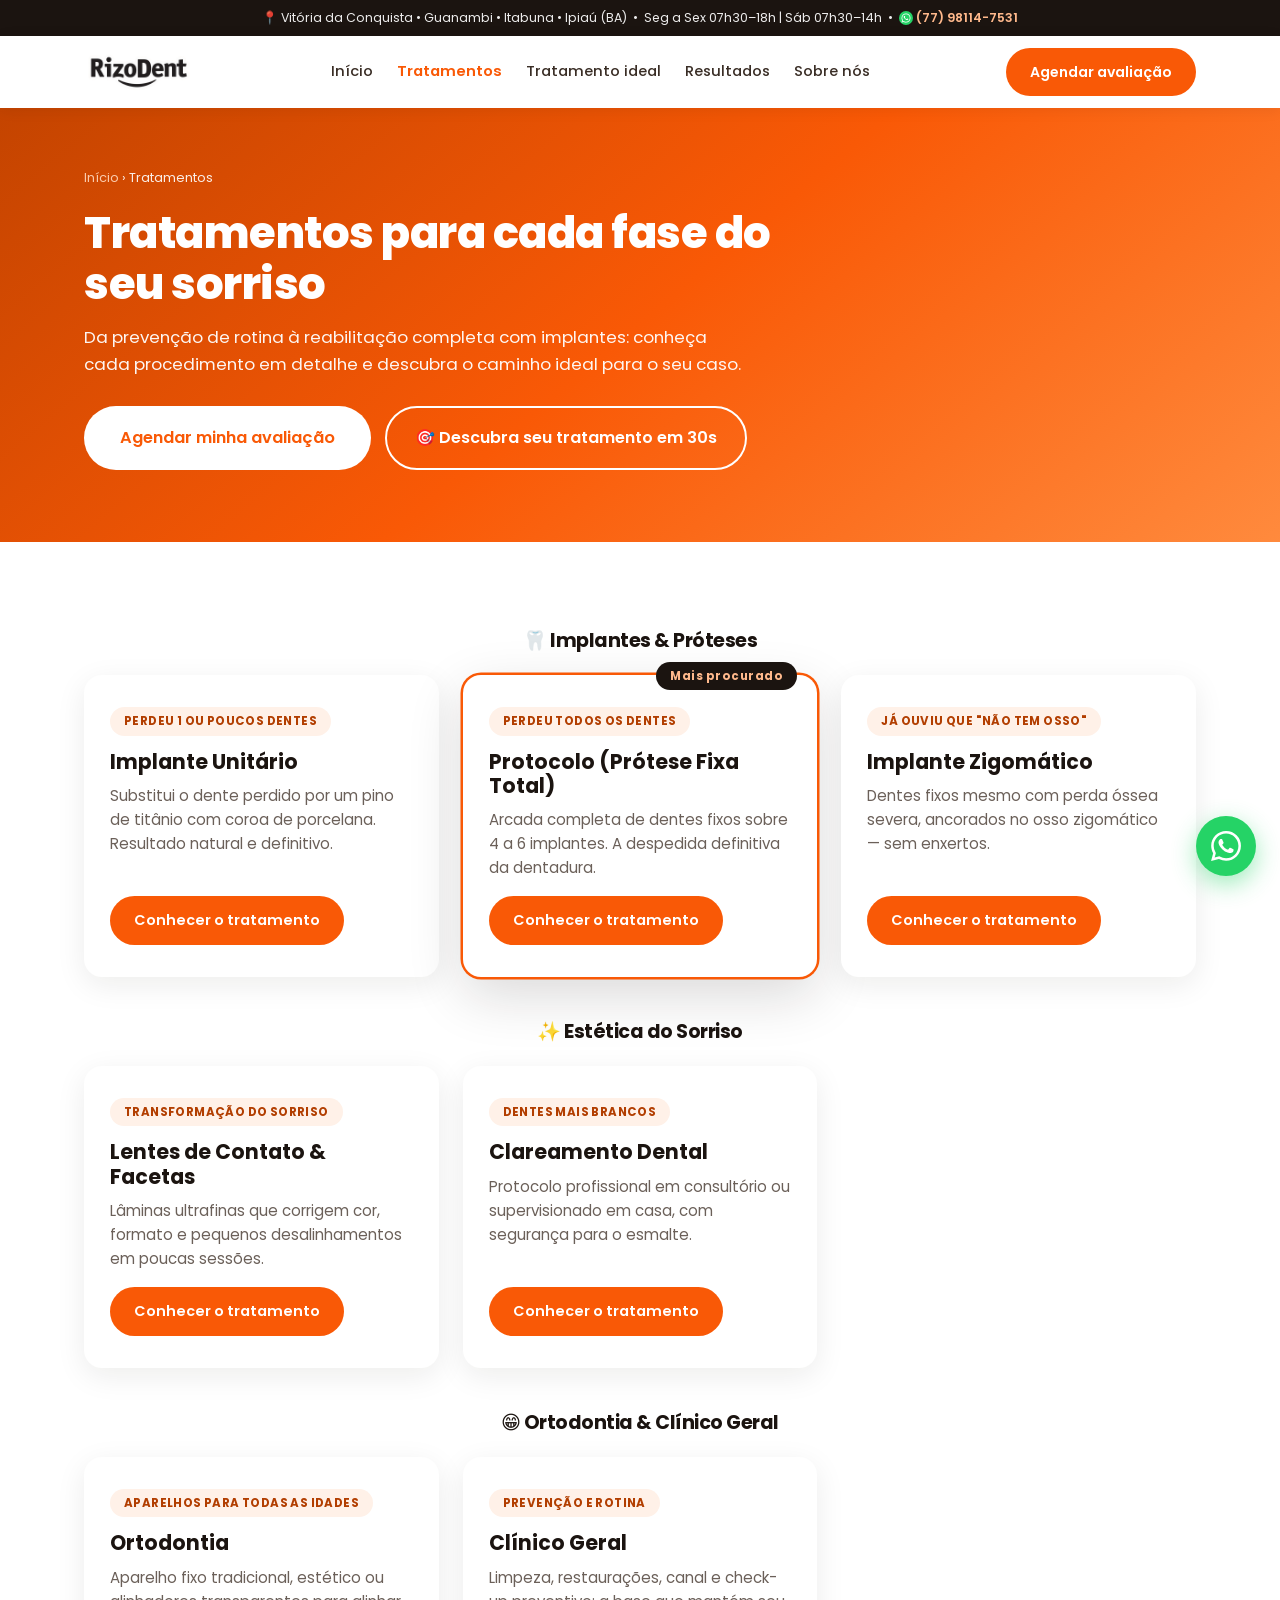
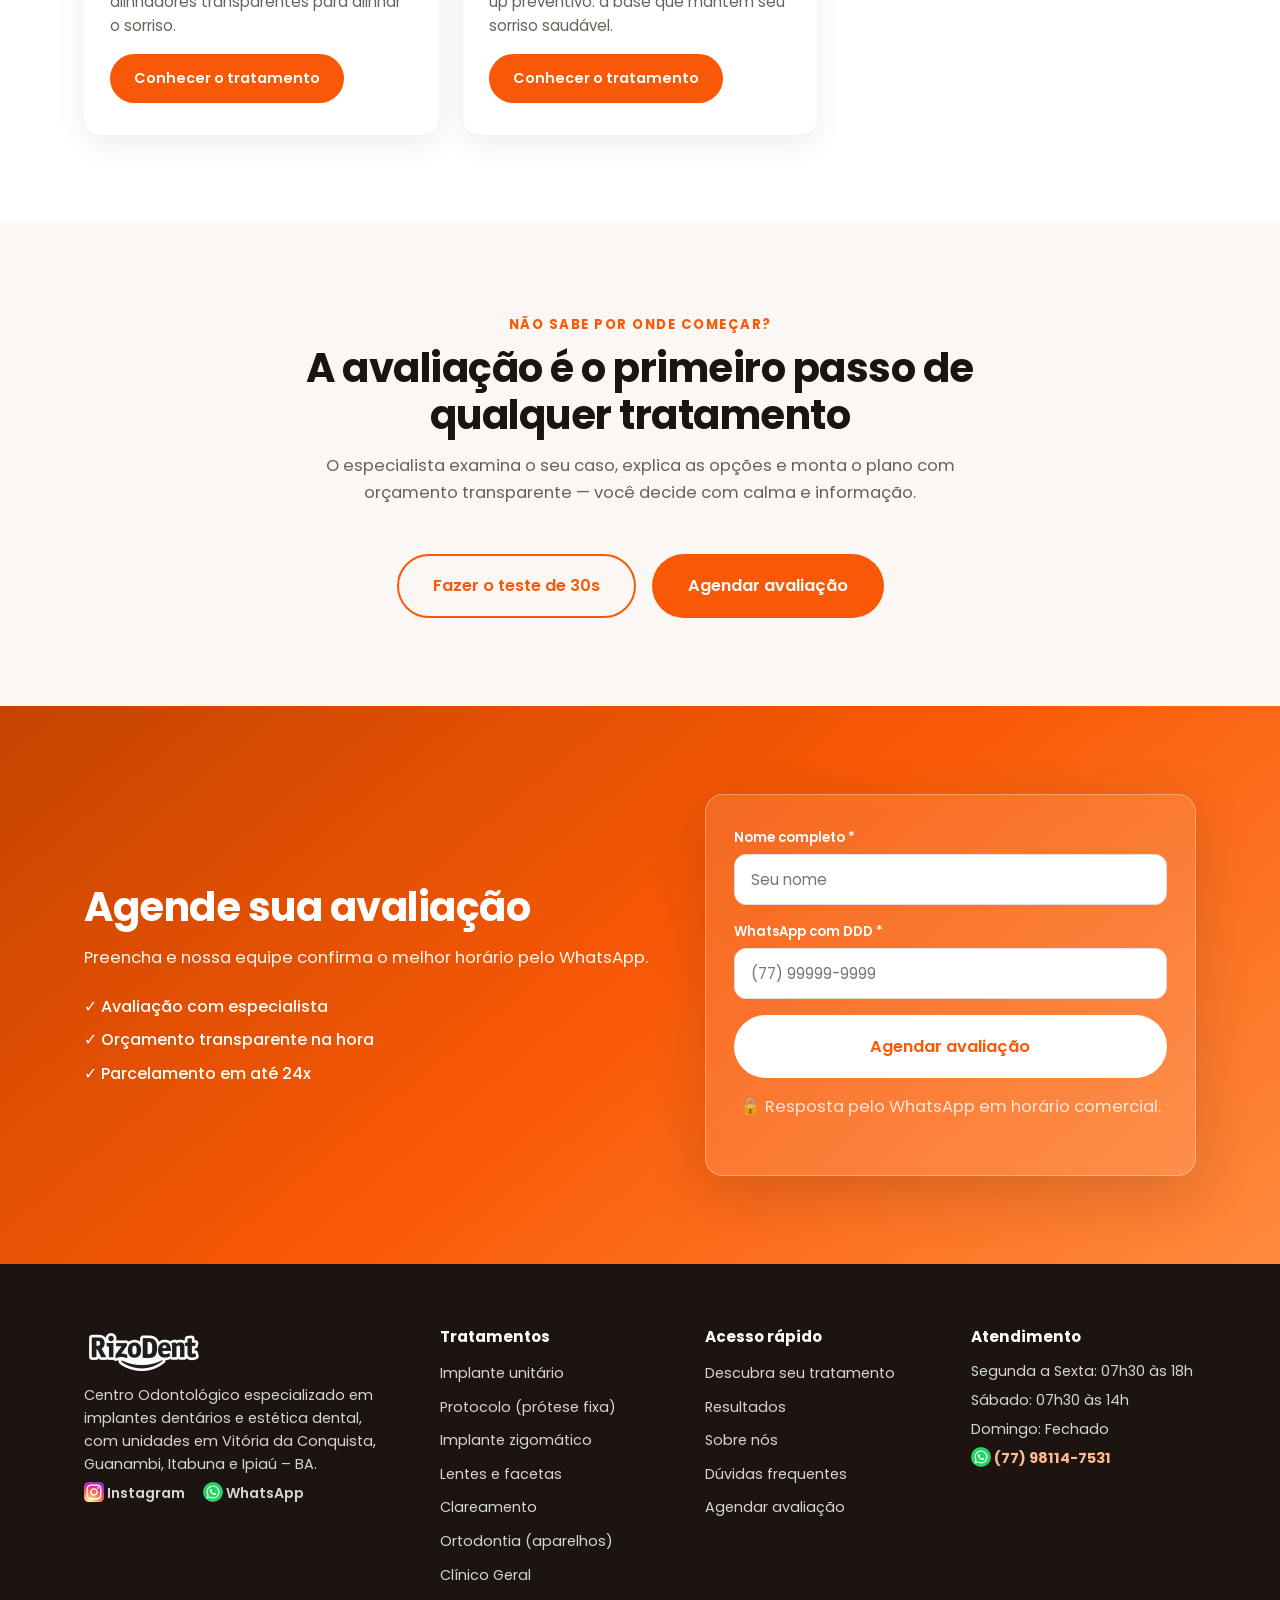
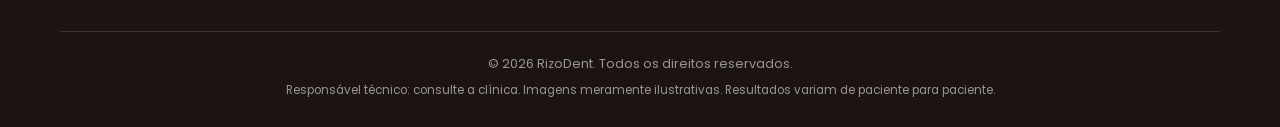
<file: tratamentos.html>
<!DOCTYPE html>
<html lang="pt-BR">
<head>
  <meta charset="UTF-8">
  <meta name="viewport" content="width=device-width, initial-scale=1.0">
  <title>Tratamentos Odontológicos | RizoDent — Bahia</title>
  <meta name="description" content="Conheça todos os tratamentos da RizoDent: implantes, próteses fixas, lentes de contato, clareamento e clínica geral. Encontre a solução ideal para o seu sorriso.">
  <link rel="preconnect" href="https://fonts.googleapis.com">
  <link rel="preconnect" href="https://fonts.gstatic.com" crossorigin>
  <link href="https://fonts.googleapis.com/css2?family=Poppins:wght@400;500;600;700;800;900&display=swap" rel="stylesheet">
  <link rel="stylesheet" href="css/style.css?v=6">
</head>
<body>

  <div class="topbar">
    <p>📍 Vitória da Conquista • Guanambi • Itabuna • Ipiaú (BA)&ensp;•&ensp;Seg a Sex 07h30–18h | Sáb 07h30–14h&ensp;•&ensp;<a href="https://wa.me/5577981147531?text=Ol%C3%A1!%20Vim%20do%20site." target="_blank" rel="noopener"><img class="icon-img icon-img--sm" src="img/whatsapp.svg" alt=""> (77) 98114-7531</a></p>
  </div>

  <header class="header" id="header">
    <div class="container header__inner">
      <a href="index.html" class="logo" aria-label="RizoDent — Início"><img src="img/logo-rizodent.png" alt="RizoDent — Centro Odontológico"></a>
      <nav class="nav" id="nav" aria-label="Navegação principal">
        <a href="index.html">Início</a>
        <a href="tratamentos.html">Tratamentos</a>
        <a href="index.html#quiz">Tratamento ideal</a>
        <a href="resultados.html">Resultados</a>
        <a href="sobre.html">Sobre nós</a>
      </nav>
      <a href="#agendar" class="btn btn--primary header__cta">Agendar avaliação</a>
      <button class="nav-toggle" id="navToggle" aria-label="Abrir menu" aria-expanded="false">
        <span></span><span></span><span></span>
      </button>
    </div>
  </header>

  <main>
    <section class="page-hero">
      <div class="container">
        <nav class="breadcrumb" aria-label="Você está em">
          <a href="index.html">Início</a> › Tratamentos
        </nav>
        <h1>Tratamentos para cada fase do seu sorriso</h1>
        <p>Da prevenção de rotina à reabilitação completa com implantes: conheça cada procedimento em detalhe e descubra o caminho ideal para o seu caso.</p>
        <div class="page-hero__actions">
          <a href="#agendar" class="btn btn--light btn--lg">Agendar minha avaliação</a>
          <a href="index.html#quiz" class="btn btn--outline" style="border-color:#fff;color:#fff;">🎯 Descubra seu tratamento em 30s</a>
        </div>
      </div>
    </section>

    <section class="section">
      <div class="container">
        <h2 class="cat-label reveal">🦷 Implantes &amp; Próteses</h2>
        <div class="cards-3">
          <article class="card card--treatment reveal">
            <span class="card__tag">Perdeu 1 ou poucos dentes</span>
            <h3>Implante Unitário</h3>
            <p>Substitui o dente perdido por um pino de titânio com coroa de porcelana. Resultado natural e definitivo.</p>
            <a href="implante-unitario.html" class="btn btn--primary btn--sm">Conhecer o tratamento</a>
          </article>
          <article class="card card--treatment card--featured reveal">
            <span class="card__badge">Mais procurado</span>
            <span class="card__tag">Perdeu todos os dentes</span>
            <h3>Protocolo (Prótese Fixa Total)</h3>
            <p>Arcada completa de dentes fixos sobre 4 a 6 implantes. A despedida definitiva da dentadura.</p>
            <a href="protocolo.html" class="btn btn--primary btn--sm">Conhecer o tratamento</a>
          </article>
          <article class="card card--treatment reveal">
            <span class="card__tag">Já ouviu que "não tem osso"</span>
            <h3>Implante Zigomático</h3>
            <p>Dentes fixos mesmo com perda óssea severa, ancorados no osso zigomático — sem enxertos.</p>
            <a href="implante-zigomatico.html" class="btn btn--primary btn--sm">Conhecer o tratamento</a>
          </article>
        </div>

        <h2 class="cat-label reveal">✨ Estética do Sorriso</h2>
        <div class="cards-3">
          <article class="card card--treatment reveal">
            <span class="card__tag">Transformação do sorriso</span>
            <h3>Lentes de Contato &amp; Facetas</h3>
            <p>Lâminas ultrafinas que corrigem cor, formato e pequenos desalinhamentos em poucas sessões.</p>
            <a href="lentes-e-facetas.html" class="btn btn--primary btn--sm">Conhecer o tratamento</a>
          </article>
          <article class="card card--treatment reveal">
            <span class="card__tag">Dentes mais brancos</span>
            <h3>Clareamento Dental</h3>
            <p>Protocolo profissional em consultório ou supervisionado em casa, com segurança para o esmalte.</p>
            <a href="clareamento.html" class="btn btn--primary btn--sm">Conhecer o tratamento</a>
          </article>
        </div>
        <h2 class="cat-label reveal">😁 Ortodontia &amp; Clínico Geral</h2>
        <div class="cards-3">
          <article class="card card--treatment reveal">
            <span class="card__tag">Aparelhos para todas as idades</span>
            <h3>Ortodontia</h3>
            <p>Aparelho fixo tradicional, estético ou alinhadores transparentes para alinhar o sorriso.</p>
            <a href="ortodontia.html" class="btn btn--primary btn--sm">Conhecer o tratamento</a>
          </article>
          <article class="card card--treatment reveal">
            <span class="card__tag">Prevenção e rotina</span>
            <h3>Clínico Geral</h3>
            <p>Limpeza, restaurações, canal e check-up preventivo: a base que mantém seu sorriso saudável.</p>
            <a href="clinica-geral.html" class="btn btn--primary btn--sm">Conhecer o tratamento</a>
          </article>
        </div>

      </div>
    </section>

    <section class="section section--gray">
      <div class="container container--narrow" style="text-align:center;">
        <header class="section__head reveal">
          <span class="eyebrow">Não sabe por onde começar?</span>
          <h2>A avaliação é o primeiro passo de qualquer tratamento</h2>
          <p>O especialista examina o seu caso, explica as opções e monta o plano com orçamento transparente — você decide com calma e informação.</p>
        </header>
        <div class="reveal">
          <a href="index.html#quiz" class="btn btn--outline btn--lg" style="margin-right:12px;">Fazer o teste de 30s</a>
          <a href="#agendar" class="btn btn--primary btn--lg">Agendar avaliação</a>
        </div>
      </div>
    </section>

    <section class="final-cta" id="agendar">
      <div class="container final-cta__inner">
        <div class="reveal">
          <h2>Agende sua avaliação</h2>
          <p>Preencha e nossa equipe confirma o melhor horário pelo WhatsApp.</p>
          <ul class="final-cta__checks">
            <li>✓ Avaliação com especialista</li>
            <li>✓ Orçamento transparente na hora</li>
            <li>✓ Parcelamento em até 24x</li>
          </ul>
        </div>
        <form class="form form--final lead-form reveal" novalidate>
          <div class="form__field">
            <label for="f-nome">Nome completo *</label>
            <input type="text" id="f-nome" name="nome" placeholder="Seu nome" required autocomplete="name">
          </div>
          <div class="form__field">
            <label for="f-telefone">WhatsApp com DDD *</label>
            <input type="tel" id="f-telefone" name="telefone" placeholder="(77) 99999-9999" required inputmode="numeric" autocomplete="tel">
          </div>
          <button type="submit" class="btn btn--light btn--lg btn--block">Agendar avaliação</button>
          <p class="form__privacy form__privacy--light">🔒 Resposta pelo WhatsApp em horário comercial.</p>
        </form>
      </div>
    </section>
  </main>

  <footer class="footer">
    <div class="container footer__grid">
      <div class="footer__brand">
        <p class="logo logo--footer"><img src="img/logo-rizodent.png" alt="RizoDent"></p>
        <p>Centro Odontológico especializado em implantes dentários e estética dental, com unidades em Vitória da Conquista, Guanambi, Itabuna e Ipiaú – BA.</p>
        <div class="footer__social">
          <a href="https://instagram.com/rizodentclinicas" target="_blank" rel="noopener" aria-label="Instagram"><img class="icon-img" src="img/instagram.svg" alt=""> Instagram</a>
          <a href="https://wa.me/5577981147531?text=Ol%C3%A1!%20Vim%20do%20site." target="_blank" rel="noopener" aria-label="WhatsApp"><img class="icon-img" src="img/whatsapp.svg" alt=""> WhatsApp</a>
        </div>
      </div>
      <div>
        <h3>Tratamentos</h3>
        <ul>
          <li><a href="implante-unitario.html">Implante unitário</a></li>
          <li><a href="protocolo.html">Protocolo (prótese fixa)</a></li>
          <li><a href="implante-zigomatico.html">Implante zigomático</a></li>
          <li><a href="lentes-e-facetas.html">Lentes e facetas</a></li>
          <li><a href="clareamento.html">Clareamento</a></li>
          <li><a href="ortodontia.html">Ortodontia (aparelhos)</a></li>
          <li><a href="clinica-geral.html">Clínico Geral</a></li>
        </ul>
      </div>
      <div>
        <h3>Acesso rápido</h3>
        <ul>
          <li><a href="index.html#quiz">Descubra seu tratamento</a></li>
          <li><a href="resultados.html">Resultados</a></li>
          <li><a href="sobre.html">Sobre nós</a></li>
          <li><a href="index.html#faq">Dúvidas frequentes</a></li>
          <li><a href="#agendar">Agendar avaliação</a></li>
        </ul>
      </div>
      <div>
        <h3>Atendimento</h3>
        <p>Segunda a Sexta: 07h30 às 18h</p>
        <p>Sábado: 07h30 às 14h</p>
        <p>Domingo: Fechado</p>
        <p class="footer__phone"><a href="https://wa.me/5577981147531?text=Ol%C3%A1!%20Vim%20do%20site." target="_blank" rel="noopener"><img class="icon-img" src="img/whatsapp.svg" alt="WhatsApp"> (77) 98114-7531</a></p>
      </div>
    </div>
    <div class="container footer__bottom">
      <p>© 2026 RizoDent. Todos os direitos reservados.</p>
      <p class="footer__disclaimer">Responsável técnico: consulte a clínica. Imagens meramente ilustrativas. Resultados variam de paciente para paciente.</p>
    </div>
  </footer>

  <a href="https://wa.me/5577981147531?text=Ol%C3%A1!%20Vim%20do%20site.%20Quero%20agendar%20uma%20avalia%C3%A7%C3%A3o%20na%20RizoDent."
     class="whatsapp-float" target="_blank" rel="noopener" aria-label="Falar no WhatsApp">
    <svg viewBox="0 0 24 24" width="30" height="30" fill="#fff" aria-hidden="true"><path d="M17.472 14.382c-.297-.149-1.758-.867-2.03-.967-.273-.099-.471-.148-.67.15-.197.297-.767.966-.94 1.164-.173.199-.347.223-.644.075-.297-.15-1.255-.463-2.39-1.475-.883-.788-1.48-1.761-1.653-2.059-.173-.297-.018-.458.13-.606.134-.133.298-.347.446-.52.149-.174.198-.298.298-.497.099-.198.05-.371-.025-.52-.075-.149-.669-1.612-.916-2.207-.242-.579-.487-.5-.669-.51-.173-.008-.371-.01-.57-.01-.198 0-.52.074-.792.372-.272.297-1.04 1.016-1.04 2.479 0 1.462 1.065 2.875 1.213 3.074.149.198 2.096 3.2 5.077 4.487.709.306 1.262.489 1.694.625.712.227 1.36.195 1.871.118.571-.085 1.758-.719 2.006-1.413.248-.694.248-1.289.173-1.413-.074-.124-.272-.198-.57-.347m-5.421 7.403h-.004a9.87 9.87 0 01-5.031-1.378l-.361-.214-3.741.982.998-3.648-.235-.374a9.86 9.86 0 01-1.51-5.26c.001-5.45 4.436-9.884 9.888-9.884 2.64 0 5.122 1.03 6.988 2.898a9.825 9.825 0 012.893 6.994c-.003 5.45-4.437 9.884-9.885 9.884m8.413-18.297A11.815 11.815 0 0012.05 0C5.495 0 .16 5.335.157 11.892c0 2.096.547 4.142 1.588 5.945L.057 24l6.305-1.654a11.882 11.882 0 005.683 1.448h.005c6.554 0 11.89-5.335 11.893-11.893a11.821 11.821 0 00-3.48-8.413Z"/></svg>
  </a>

  <script src="js/main.js?v=6"></script>
</body>
</html>
</file>
<file: css/style.css>
/* ===== RizoDent Landing Page v2 ===== */
:root {
  --orange: #f95906;
  --orange-dark: #d94c00;
  --orange-deep: #b23e00;
  --orange-light: #fff1e8;
  --ink: #1b1410;
  --ink-soft: #3a2e26;
  --gray-600: #6b6059;
  --gray-100: #faf7f5;
  --white: #ffffff;
  --whatsapp: #25d366;
  --whatsapp-dark: #1eb855;
  --radius: 18px;
  --radius-sm: 12px;
  --shadow: 0 8px 30px rgba(27, 20, 16, .08);
  --shadow-lg: 0 18px 55px rgba(27, 20, 16, .16);
  --container: 1160px;
}

* { margin: 0; padding: 0; box-sizing: border-box; }
html { scroll-behavior: smooth; }

body {
  font-family: 'Poppins', system-ui, sans-serif;
  color: var(--ink);
  background: var(--white);
  line-height: 1.6;
  -webkit-font-smoothing: antialiased;
}

img { max-width: 100%; display: block; }
a { color: inherit; }
ul, ol { list-style: none; }

.container { max-width: var(--container); margin: 0 auto; padding: 0 24px; }
.container--narrow { max-width: 840px; }

h1, h2, h3 { line-height: 1.18; font-weight: 700; }
h2 { font-size: clamp(1.6rem, 3.4vw, 2.5rem); letter-spacing: -.5px; }
h3 { font-size: 1.15rem; }

.eyebrow {
  display: inline-block;
  color: var(--orange);
  font-weight: 700;
  font-size: .82rem;
  text-transform: uppercase;
  letter-spacing: 1.5px;
  margin-bottom: 10px;
}
.eyebrow--light { color: #ffb98c; }

/* ===== Buttons ===== */
.btn {
  display: inline-flex;
  align-items: center;
  justify-content: center;
  gap: 10px;
  padding: 14px 28px;
  border-radius: 999px;
  font-weight: 600;
  font-size: 1rem;
  font-family: inherit;
  text-decoration: none;
  border: 2px solid transparent;
  cursor: pointer;
  transition: transform .15s ease, box-shadow .15s ease, background .15s ease, color .15s ease;
}
.btn:hover { transform: translateY(-2px); box-shadow: var(--shadow); }
.btn:active { transform: translateY(0); }
.btn--primary { background: var(--orange); color: var(--white); }
.btn--primary:hover { background: var(--orange-dark); }
.btn--whatsapp { background: var(--whatsapp); color: var(--white); }
.btn--whatsapp:hover { background: var(--whatsapp-dark); }
.btn--light { background: var(--white); color: var(--orange); }
.btn--outline { background: transparent; color: var(--orange); border-color: var(--orange); }
.btn--outline:hover { background: var(--orange); color: var(--white); }
.btn--lg { padding: 17px 34px; font-size: 1.02rem; }
.btn--sm { padding: 11px 22px; font-size: .9rem; }
.btn--block { width: 100%; }

/* ===== Topbar ===== */
.topbar {
  background: var(--ink);
  color: rgba(255, 255, 255, .92);
  text-align: center;
  font-size: .78rem;
  padding: 8px 16px;
}
.topbar a { color: #ffb98c; text-decoration: none; font-weight: 600; }

/* ===== Header ===== */
.header {
  position: sticky;
  top: 0;
  z-index: 100;
  background: rgba(255, 255, 255, .92);
  backdrop-filter: blur(12px);
  box-shadow: 0 2px 14px rgba(27, 20, 16, .07);
}
.header__inner {
  display: flex;
  align-items: center;
  justify-content: space-between;
  gap: 20px;
  height: 72px;
}
.logo {
  font-size: 1.5rem;
  font-weight: 800;
  text-decoration: none;
  color: var(--ink);
  letter-spacing: -.5px;
  display: inline-flex;
  align-items: center;
}
.logo span { color: var(--orange); }
.logo img { height: 44px; width: auto; display: block; }
.logo--footer img { height: 48px; }

.icon-img {
  height: 20px;
  width: 20px;
  display: inline-block;
  vertical-align: -4px;
}
.icon-img--sm { height: 14px; width: 14px; vertical-align: -3px; }
.nav { display: flex; gap: 24px; }
.nav a {
  text-decoration: none;
  font-size: .92rem;
  font-weight: 500;
  color: var(--ink-soft);
  transition: color .15s;
}
.nav a:hover { color: var(--orange); }
.header__cta { padding: 11px 22px; font-size: .88rem; white-space: nowrap; }
.nav-toggle {
  display: none;
  flex-direction: column;
  gap: 5px;
  background: none;
  border: 0;
  cursor: pointer;
  padding: 8px;
}
.nav-toggle span {
  width: 24px;
  height: 2.5px;
  background: var(--ink);
  border-radius: 2px;
  transition: transform .2s, opacity .2s;
}
.nav-toggle.open span:nth-child(1) { transform: translateY(7.5px) rotate(45deg); }
.nav-toggle.open span:nth-child(2) { opacity: 0; }
.nav-toggle.open span:nth-child(3) { transform: translateY(-7.5px) rotate(-45deg); }

/* ===== Hero ===== */
.hero {
  position: relative;
  color: var(--white);
  padding: 76px 0 92px;
  overflow: hidden;
  background: linear-gradient(140deg, #c44400 0%, var(--orange) 45%, #ff8a3d 100%);
}
.hero__bg {
  position: absolute;
  inset: 0;
  background:
    radial-gradient(ellipse 600px 420px at 86% 18%, rgba(255, 255, 255, .14), transparent 65%),
    radial-gradient(ellipse 520px 380px at 8% 88%, rgba(0, 0, 0, .14), transparent 65%);
  pointer-events: none;
}
.hero__inner {
  position: relative;
  display: grid;
  grid-template-columns: 1.25fr 1fr;
  gap: 56px;
  align-items: center;
}
.chip {
  display: inline-block;
  background: rgba(255, 255, 255, .16);
  border: 1px solid rgba(255, 255, 255, .35);
  padding: 7px 18px;
  border-radius: 999px;
  font-size: .8rem;
  font-weight: 500;
  margin-bottom: 22px;
}
.hero h1 {
  font-size: clamp(1.9rem, 4.2vw, 2.9rem);
  font-weight: 800;
  margin-bottom: 18px;
  letter-spacing: -.5px;
}
.hero h1 em {
  font-style: normal;
  background: var(--white);
  color: var(--orange-dark);
  padding: 0 12px;
  border-radius: 10px;
  display: inline-block;
}
.hero__sub { font-size: 1.08rem; opacity: .96; margin-bottom: 28px; max-width: 520px; }
.hero__proof {
  display: flex;
  flex-wrap: wrap;
  gap: 14px 36px;
  margin-bottom: 28px;
}
.hero__proof li { display: grid; line-height: 1.25; }
.hero__proof strong { font-size: 1.45rem; font-weight: 800; }
.hero__proof span { font-size: .8rem; opacity: .9; }
.hero__whats .btn { box-shadow: 0 10px 30px rgba(0, 0, 0, .2); }

/* Formulário no hero */
.hero__form-wrap { scroll-margin-top: 96px; }
.form {
  background: var(--white);
  border-radius: var(--radius);
  padding: 32px 28px;
  box-shadow: var(--shadow-lg);
  display: grid;
  gap: 16px;
  color: var(--ink);
}
.form--hero h2 { font-size: 1.45rem; color: var(--ink); }
.form__sub { color: var(--gray-600); font-size: .9rem; margin-top: -10px; }
.form__field { display: grid; gap: 6px; }
.form__field label { font-size: .82rem; font-weight: 600; }
.form__field input,
.form__field select,
.form__field textarea {
  font-family: inherit;
  font-size: .95rem;
  padding: 13px 16px;
  border: 1.5px solid #e4ddd8;
  border-radius: var(--radius-sm);
  background: var(--white);
  transition: border-color .15s, box-shadow .15s;
  width: 100%;
}
.form__field input:focus,
.form__field select:focus,
.form__field textarea:focus {
  outline: none;
  border-color: var(--orange);
  box-shadow: 0 0 0 3px rgba(249, 89, 6, .14);
}
.form__field input.invalid,
.form__field select.invalid { border-color: #e02424; box-shadow: 0 0 0 3px rgba(224, 36, 36, .12); }
.form__privacy { font-size: .75rem; color: var(--gray-600); text-align: center; }
.form__privacy--light { color: rgba(255, 255, 255, .85); }

/* ===== Trustbar ===== */
.trustbar { background: var(--white); border-bottom: 1px solid #f0eae6; padding: 30px 0; }
.trustbar__grid {
  display: grid;
  grid-template-columns: repeat(4, 1fr);
  gap: 20px;
}
.trust { display: flex; align-items: center; gap: 14px; justify-content: center; }
.trust__icon { font-size: 1.7rem; }
.trust strong { display: block; font-size: 1.5rem; font-weight: 800; color: var(--orange); line-height: 1.1; }
.trust span { font-size: .82rem; color: var(--gray-600); }

/* ===== Sections ===== */
.section { padding: 88px 0; }
.section--gray { background: var(--gray-100); }
.section--dark {
  background:
    radial-gradient(ellipse 700px 480px at 90% 0%, rgba(249, 89, 6, .25), transparent 60%),
    var(--ink);
  color: var(--white);
}
.section__head { text-align: center; max-width: 700px; margin: 0 auto 48px; }
.section__head p { margin-top: 14px; color: var(--gray-600); font-size: 1.04rem; }
.section--dark .section__head p { color: rgba(255, 255, 255, .8); }
.section__cta { text-align: center; margin-top: 48px; }

/* ===== Cards genéricos ===== */
.cards-3 { display: grid; grid-template-columns: repeat(3, 1fr); gap: 24px; }
.card {
  background: var(--white);
  border-radius: var(--radius);
  padding: 32px 26px;
  box-shadow: var(--shadow);
  transition: transform .2s ease, box-shadow .2s ease;
}
.card:hover { transform: translateY(-4px); box-shadow: var(--shadow-lg); }
.card__icon {
  width: 58px;
  height: 58px;
  border-radius: 16px;
  background: var(--orange-light);
  display: grid;
  place-items: center;
  font-size: 1.6rem;
  margin-bottom: 18px;
}

/* Dores */
.card--pain { text-align: left; border-top: 4px solid var(--orange); }
.card--pain h3 { margin-bottom: 10px; }
.card--pain p { color: var(--gray-600); font-size: .95rem; }
.pains__bridge { font-size: 1.15rem; margin-bottom: 18px; }

/* ===== Tabs de tratamentos ===== */
.tabs {
  display: flex;
  justify-content: center;
  gap: 10px;
  flex-wrap: wrap;
  margin-bottom: 40px;
}
.tab {
  font-family: inherit;
  font-size: .95rem;
  font-weight: 600;
  padding: 12px 26px;
  border-radius: 999px;
  border: 1.5px solid rgba(255, 255, 255, .25);
  background: rgba(255, 255, 255, .08);
  color: rgba(255, 255, 255, .85);
  cursor: pointer;
  transition: background .15s, color .15s, border-color .15s;
}
.tab:hover { border-color: var(--orange); color: var(--white); }
.tab.active { background: var(--orange); border-color: var(--orange); color: var(--white); }
.tab-panel[hidden] { display: none; }

.card--treatment { position: relative; display: flex; flex-direction: column; color: var(--ink); }
.card__badge {
  position: absolute;
  top: -13px;
  right: 20px;
  background: var(--ink);
  color: #ffb98c;
  font-size: .72rem;
  font-weight: 700;
  padding: 5px 14px;
  border-radius: 999px;
  letter-spacing: .5px;
}
.card__tag {
  align-self: flex-start;
  background: var(--orange-light);
  color: var(--orange-deep);
  font-size: .73rem;
  font-weight: 700;
  padding: 5px 14px;
  border-radius: 999px;
  margin-bottom: 14px;
  text-transform: uppercase;
  letter-spacing: .4px;
}
.card--treatment h3 { color: var(--ink); margin-bottom: 10px; font-size: 1.28rem; }
.card--treatment > p { color: var(--gray-600); font-size: .94rem; margin-bottom: 16px; }
.card--treatment ul { display: grid; gap: 8px; margin-bottom: 16px; }
.card--treatment ul li { padding-left: 26px; position: relative; font-size: .92rem; font-weight: 500; }
.card--treatment ul li::before { content: '✓'; position: absolute; left: 0; color: var(--orange); font-weight: 700; }
.card__meta {
  margin-bottom: 20px;
  padding: 10px 14px;
  background: var(--gray-100);
  border-radius: var(--radius-sm);
  font-size: .82rem;
  color: var(--gray-600);
}
.card--treatment .btn { margin-top: auto; align-self: flex-start; }
.card__actions {
  margin-top: auto;
  display: flex;
  align-items: center;
  gap: 16px;
  flex-wrap: wrap;
}
.card__actions .btn { margin-top: 0; }
.card__more {
  font-weight: 600;
  font-size: .9rem;
  color: var(--orange);
  text-decoration: none;
  white-space: nowrap;
}
.card__more:hover { text-decoration: underline; }
.card--featured { box-shadow: 0 0 0 2.5px var(--orange), var(--shadow-lg); }

/* ===== Quiz ===== */
.quiz__box {
  background: var(--white);
  border-radius: var(--radius);
  box-shadow: var(--shadow-lg);
  padding: 40px 36px;
  border: 1px solid #f0eae6;
}
.quiz__progress {
  height: 6px;
  background: var(--orange-light);
  border-radius: 999px;
  margin-bottom: 30px;
  overflow: hidden;
}
.quiz__progress span {
  display: block;
  height: 100%;
  width: 33%;
  background: var(--orange);
  border-radius: 999px;
  transition: width .35s ease;
}
.quiz__step { display: none; }
.quiz__step.active { display: block; animation: fadeIn .35s ease; }
@keyframes fadeIn { from { opacity: 0; transform: translateY(10px); } to { opacity: 1; transform: none; } }
.quiz__step h3 { margin-bottom: 20px; font-size: 1.25rem; }
.quiz__options { display: grid; gap: 12px; }
.quiz__options button {
  font-family: inherit;
  font-size: .98rem;
  font-weight: 500;
  text-align: left;
  padding: 16px 20px;
  border-radius: var(--radius-sm);
  border: 1.5px solid #e4ddd8;
  background: var(--white);
  cursor: pointer;
  transition: border-color .15s, background .15s, transform .15s;
}
.quiz__options button:hover {
  border-color: var(--orange);
  background: var(--orange-light);
  transform: translateX(4px);
}
.quiz__result { text-align: center; animation: fadeIn .35s ease; }
.quiz__result-icon { font-size: 2.6rem; display: block; margin-bottom: 12px; }
.quiz__result h3 { font-size: 1.45rem; color: var(--orange-dark); margin-bottom: 12px; }
.quiz__result p { color: var(--gray-600); max-width: 520px; margin: 0 auto 26px; }
.quiz__result-actions { display: flex; gap: 14px; justify-content: center; flex-wrap: wrap; margin-bottom: 18px; }
.quiz__disclaimer { font-size: .78rem !important; color: var(--gray-600); }

/* ===== Jornada ===== */
.journey__line {
  display: grid;
  grid-template-columns: repeat(4, 1fr);
  gap: 24px;
  position: relative;
}
.journey__line::before {
  content: '';
  position: absolute;
  top: 26px;
  left: 8%;
  right: 8%;
  height: 3px;
  background: linear-gradient(90deg, var(--orange), #ffb98c);
  border-radius: 3px;
}
.jstep { position: relative; text-align: center; padding-top: 0; }
.jstep__num {
  position: relative;
  z-index: 1;
  display: inline-grid;
  place-items: center;
  width: 52px;
  height: 52px;
  background: var(--orange);
  color: var(--white);
  border-radius: 50%;
  font-weight: 800;
  font-size: 1.25rem;
  margin-bottom: 18px;
  box-shadow: 0 0 0 6px var(--gray-100), 0 8px 20px rgba(249, 89, 6, .35);
}
.jstep h3 { margin-bottom: 8px; font-size: 1.08rem; }
.jstep p { font-size: .9rem; color: var(--gray-600); }

/* ===== Depoimentos / carrossel ===== */
.carousel { display: flex; align-items: center; gap: 14px; }
.carousel__viewport { overflow: hidden; flex: 1; }
.carousel__track { display: flex; transition: transform .45s ease; }
.quote {
  flex: 0 0 50%;
  padding: 0 12px;
}
.quote__stars { color: #f7b500; font-size: 1.1rem; letter-spacing: 3px; margin-bottom: 12px; }
.quote blockquote {
  font-size: 1.02rem;
  color: var(--ink-soft);
  margin-bottom: 16px;
  font-style: italic;
}
.quote figcaption { display: grid; }
.quote figcaption strong { color: var(--ink); }
.quote figcaption span { font-size: .82rem; color: var(--gray-600); }
.carousel__btn {
  width: 46px;
  height: 46px;
  border-radius: 50%;
  border: 1.5px solid #e4ddd8;
  background: var(--white);
  font-size: 1.5rem;
  line-height: 1;
  color: var(--orange);
  cursor: pointer;
  transition: background .15s, color .15s;
  flex-shrink: 0;
}
.carousel__btn:hover { background: var(--orange); color: var(--white); }
.carousel__dots { display: flex; justify-content: center; gap: 8px; margin-top: 26px; }
.carousel__dots button {
  width: 10px;
  height: 10px;
  border-radius: 50%;
  border: 0;
  background: #e4ddd8;
  cursor: pointer;
  transition: background .15s, transform .15s;
}
.carousel__dots button.active { background: var(--orange); transform: scale(1.25); }

.videos { margin-top: 56px; }
.videos__label { text-align: center; font-weight: 600; margin-bottom: 22px; }
.videos__grid { display: grid; grid-template-columns: repeat(4, 1fr); gap: 18px; }
.video-card {
  text-decoration: none;
  background: linear-gradient(160deg, #ffd9bf, var(--orange-light));
  border-radius: var(--radius);
  aspect-ratio: 9/13;
  display: flex;
  flex-direction: column;
  align-items: center;
  justify-content: center;
  gap: 12px;
  box-shadow: var(--shadow);
  transition: transform .2s;
}
.video-card:hover { transform: translateY(-4px) scale(1.02); }
.video-card span {
  width: 54px;
  height: 54px;
  background: var(--orange);
  color: var(--white);
  border-radius: 50%;
  display: grid;
  place-items: center;
  font-size: 1.15rem;
  padding-left: 4px;
  box-shadow: 0 8px 20px rgba(249, 89, 6, .4);
}
.video-card p { font-size: .85rem; font-weight: 600; color: var(--ink-soft); text-align: center; padding: 0 10px; }

/* ===== Clínica ===== */
.clinic__inner {
  display: grid;
  grid-template-columns: 1fr 1.1fr;
  gap: 56px;
  align-items: center;
}
.clinic__visual { position: relative; }
.clinic__photo {
  border-radius: var(--radius);
  display: grid;
  place-items: center;
  color: var(--white);
  font-weight: 600;
  box-shadow: var(--shadow-lg);
}
.clinic__photo--main {
  aspect-ratio: 4/3;
  background: linear-gradient(160deg, var(--orange) 0%, #ff8a47 100%);
}
.clinic__photo--sub {
  position: absolute;
  width: 46%;
  aspect-ratio: 1;
  right: -16px;
  bottom: -28px;
  background: linear-gradient(160deg, var(--ink) 0%, #4a392e 100%);
  border: 5px solid var(--gray-100);
  font-size: .85rem;
}
.clinic__content h2 { margin-bottom: 14px; }
.clinic__content > p { color: var(--gray-600); margin-bottom: 22px; font-size: 1.02rem; }
.clinic__list { display: grid; gap: 12px; margin-bottom: 26px; }
.clinic__list li { padding-left: 30px; position: relative; font-size: .97rem; }
.clinic__list li::before {
  content: '✓';
  position: absolute;
  left: 0;
  top: 2px;
  width: 20px;
  height: 20px;
  background: var(--orange-light);
  color: var(--orange);
  border-radius: 50%;
  display: grid;
  place-items: center;
  font-size: .68rem;
  font-weight: 700;
}
.clinic__contact { display: flex; gap: 28px; flex-wrap: wrap; font-weight: 600; }
.clinic__contact a { color: var(--orange-dark); text-decoration: none; }
.clinic__contact a:hover { text-decoration: underline; }

/* ===== Pagamento ===== */
.payment__inner { max-width: 880px; margin: 0 auto; text-align: center; }
.payment__content h2 { margin-bottom: 14px; }
.payment__content p { color: var(--gray-600); margin-bottom: 40px; }
.payment__items { display: grid; grid-template-columns: repeat(3, 1fr); gap: 22px; }
.pay-item {
  display: grid;
  gap: 10px;
  justify-items: center;
  background: var(--gray-100);
  border-radius: var(--radius);
  padding: 28px 22px;
}
.pay-item span { font-size: 2rem; }
.pay-item h3 { font-size: 1.05rem; }
.pay-item p { font-size: .88rem; color: var(--gray-600); }

/* ===== FAQ ===== */
.accordion { display: grid; gap: 12px; }
.accordion__item {
  background: var(--white);
  border-radius: var(--radius-sm);
  box-shadow: var(--shadow);
  overflow: hidden;
}
.accordion__item summary {
  list-style: none;
  cursor: pointer;
  padding: 18px 54px 18px 24px;
  font-weight: 600;
  color: var(--ink);
  position: relative;
  transition: color .15s;
}
.accordion__item summary::-webkit-details-marker { display: none; }
.accordion__item summary::after {
  content: '+';
  position: absolute;
  right: 22px;
  top: 50%;
  transform: translateY(-50%);
  width: 28px;
  height: 28px;
  display: grid;
  place-items: center;
  background: var(--orange-light);
  border-radius: 50%;
  font-size: 1.15rem;
  color: var(--orange);
  transition: transform .2s;
}
.accordion__item[open] summary { color: var(--orange-dark); }
.accordion__item[open] summary::after { content: '−'; }
.accordion__item p { padding: 0 24px 20px; color: var(--gray-600); font-size: .95rem; }

/* ===== CTA final ===== */
.final-cta {
  background: linear-gradient(140deg, #c44400 0%, var(--orange) 50%, #ff8a3d 100%);
  color: var(--white);
  padding: 88px 0;
}
.final-cta__inner {
  display: grid;
  grid-template-columns: 1.15fr 1fr;
  gap: 56px;
  align-items: center;
}
.final-cta h2 { margin-bottom: 14px; }
.final-cta p { opacity: .95; margin-bottom: 22px; font-size: 1.04rem; }
.final-cta__checks { display: grid; gap: 8px; font-weight: 500; }
.form--final { background: rgba(255, 255, 255, .12); border: 1px solid rgba(255, 255, 255, .3); backdrop-filter: blur(8px); }
.form--final .form__field label { color: var(--white); }

/* ===== Footer ===== */
.footer { background: var(--ink); color: rgba(255, 255, 255, .82); padding: 64px 0 0; }
.footer__grid {
  display: grid;
  grid-template-columns: 1.4fr 1fr 1fr 1fr;
  gap: 40px;
  padding-bottom: 44px;
}
.logo--footer { color: var(--white); margin-bottom: 14px; font-size: 1.5rem; font-weight: 800; }
.footer__brand > p { font-size: .9rem; margin-bottom: 18px; }
.footer__social { display: flex; gap: 18px; }
.footer__social a { font-size: .88rem; text-decoration: none; font-weight: 600; }
.footer__social a:hover { color: var(--orange); }
.footer h3 { color: var(--white); font-size: .95rem; margin-bottom: 14px; }
.footer ul { display: grid; gap: 8px; }
.footer ul a { font-size: .9rem; text-decoration: none; }
.footer ul a:hover { color: var(--orange); }
.footer p { font-size: .9rem; margin-bottom: 6px; }
.footer__phone a { color: #ffb98c; font-weight: 700; text-decoration: none; }
.footer__bottom {
  border-top: 1px solid rgba(255, 255, 255, .14);
  padding: 22px 24px;
  text-align: center;
}
.footer__bottom p { font-size: .8rem; color: rgba(255, 255, 255, .55); }
.footer__disclaimer { margin-top: 4px; font-size: .73rem !important; }

/* ===== WhatsApp float ===== */
.whatsapp-float {
  position: fixed;
  bottom: 24px;
  right: 24px;
  z-index: 90;
  width: 60px;
  height: 60px;
  background: var(--whatsapp);
  border-radius: 50%;
  display: grid;
  place-items: center;
  box-shadow: 0 8px 24px rgba(37, 211, 102, .45);
  transition: transform .2s;
  animation: pulse 2.4s infinite;
}
.whatsapp-float:hover { transform: scale(1.1); }
@keyframes pulse {
  0%, 100% { box-shadow: 0 8px 24px rgba(37, 211, 102, .45), 0 0 0 0 rgba(37, 211, 102, .4); }
  50% { box-shadow: 0 8px 24px rgba(37, 211, 102, .45), 0 0 0 14px rgba(37, 211, 102, 0); }
}

/* ===== Modal de agendamento ===== */
.modal-overlay {
  position: fixed;
  inset: 0;
  z-index: 200;
  background: rgba(27, 20, 16, .6);
  backdrop-filter: blur(4px);
  display: grid;
  place-items: center;
  padding: 20px;
  animation: fadeIn .2s ease;
}
.modal-overlay[hidden] { display: none; }
.modal {
  position: relative;
  background: var(--white);
  border-radius: var(--radius);
  box-shadow: var(--shadow-lg);
  padding: 34px 30px 28px;
  width: min(480px, 100%);
  max-height: 90vh;
  overflow-y: auto;
  display: grid;
  gap: 16px;
  animation: modalIn .25s ease;
}
@keyframes modalIn {
  from { opacity: 0; transform: translateY(18px) scale(.97); }
  to { opacity: 1; transform: none; }
}
.modal h3 { font-size: 1.3rem; padding-right: 30px; }
.modal__sub { color: var(--gray-600); font-size: .9rem; margin-top: -10px; }
.modal__close {
  position: absolute;
  top: 14px;
  right: 14px;
  width: 36px;
  height: 36px;
  border: 0;
  border-radius: 50%;
  background: var(--gray-100);
  color: var(--gray-600);
  font-size: 1.3rem;
  line-height: 1;
  cursor: pointer;
  transition: background .15s, color .15s;
}
.modal__close:hover { background: var(--orange-light); color: var(--orange-dark); }
.modal__grid { display: grid; grid-template-columns: 1fr 1fr; gap: 14px; }
@media (max-width: 480px) {
  .modal { padding: 28px 20px 22px; }
  .modal__grid { grid-template-columns: 1fr; }
}

/* ===== Reveal ===== */
.reveal {
  opacity: 0;
  transform: translateY(24px);
  transition: opacity .6s ease, transform .6s ease;
}
.reveal.visible { opacity: 1; transform: none; }
@media (prefers-reduced-motion: reduce) {
  .reveal { opacity: 1; transform: none; transition: none; }
  html { scroll-behavior: auto; }
  .whatsapp-float { animation: none; }
}

/* ===== Páginas internas ===== */
.nav a.active { color: var(--orange); font-weight: 600; }

.page-hero {
  background: linear-gradient(140deg, #c44400 0%, var(--orange) 50%, #ff8a3d 100%);
  color: var(--white);
  padding: 60px 0 72px;
}
.breadcrumb { font-size: .8rem; margin-bottom: 20px; opacity: .9; }
.breadcrumb a { color: #ffd9bf; text-decoration: none; }
.breadcrumb a:hover { text-decoration: underline; }
.page-hero h1 {
  font-size: clamp(1.8rem, 4vw, 2.7rem);
  font-weight: 800;
  margin-bottom: 14px;
  max-width: 760px;
  letter-spacing: -.5px;
}
.page-hero > .container > p { max-width: 660px; font-size: 1.05rem; opacity: .95; margin-bottom: 28px; }
.page-hero__actions { display: flex; gap: 14px; flex-wrap: wrap; }

.detail-grid { display: grid; grid-template-columns: 1.4fr 1fr; gap: 48px; align-items: start; }
.detail-grid h2 { margin-bottom: 16px; }
.lead-text p { color: var(--gray-600); margin-bottom: 14px; font-size: 1.02rem; }
.resume-card {
  background: var(--gray-100);
  border-radius: var(--radius);
  padding: 28px;
  position: sticky;
  top: 100px;
}
.resume-card h3 { margin-bottom: 18px; }
.resume-card dl { display: grid; gap: 14px; }
.resume-card dt {
  font-size: .75rem;
  text-transform: uppercase;
  letter-spacing: .6px;
  color: var(--gray-600);
  font-weight: 600;
}
.resume-card dd { font-weight: 600; font-size: .95rem; }

.benefit-grid { display: grid; grid-template-columns: repeat(4, 1fr); gap: 20px; }
.benefit {
  background: var(--white);
  border-radius: var(--radius);
  padding: 26px 22px;
  box-shadow: var(--shadow);
}
.benefit > span { font-size: 1.8rem; display: block; margin-bottom: 12px; }
.benefit h3 { font-size: 1rem; margin-bottom: 8px; }
.benefit p { font-size: .88rem; color: var(--gray-600); }

.check-panel {
  background: var(--white);
  border-radius: var(--radius);
  box-shadow: var(--shadow);
  padding: 34px 30px;
}
.check-panel ul { display: grid; grid-template-columns: 1fr 1fr; gap: 12px 32px; }
.checklist li { padding-left: 30px; position: relative; font-size: .97rem; }
.checklist li::before {
  content: '✓';
  position: absolute;
  left: 0;
  top: 2px;
  width: 20px;
  height: 20px;
  background: var(--orange-light);
  color: var(--orange);
  border-radius: 50%;
  display: grid;
  place-items: center;
  font-size: .68rem;
  font-weight: 700;
}
.note { font-size: .85rem; color: var(--gray-600); margin-top: 18px; }

.quotes-grid { display: grid; grid-template-columns: repeat(3, 1fr); gap: 22px; }
.quote--card {
  background: var(--white);
  border-radius: var(--radius);
  box-shadow: var(--shadow);
  padding: 28px 24px;
  flex: none;
}

.team-grid { display: grid; grid-template-columns: repeat(3, 1fr); gap: 22px; }
.member {
  background: var(--white);
  border-radius: var(--radius);
  box-shadow: var(--shadow);
  padding: 30px 24px;
  text-align: center;
}
.member__avatar {
  width: 92px;
  height: 92px;
  border-radius: 50%;
  margin: 0 auto 16px;
  background: linear-gradient(160deg, var(--orange), #ff8a47);
  display: grid;
  place-items: center;
  font-size: 2rem;
  color: var(--white);
}
.member h3 { font-size: 1.05rem; margin-bottom: 4px; }
.member p { font-size: .85rem; color: var(--gray-600); }

.cat-label {
  text-align: center;
  font-size: 1.2rem;
  font-weight: 700;
  margin: 44px 0 22px;
}
.cat-label:first-of-type { margin-top: 0; }

@media (max-width: 1020px) {
  .detail-grid { grid-template-columns: 1fr; }
  .resume-card { position: static; }
  .benefit-grid, .quotes-grid, .team-grid { grid-template-columns: repeat(2, 1fr); }
}
@media (max-width: 700px) {
  .benefit-grid, .quotes-grid, .team-grid { grid-template-columns: 1fr; }
  .check-panel ul { grid-template-columns: 1fr; }
}

/* ===== Responsive ===== */
@media (max-width: 1020px) {
  .hero__inner { grid-template-columns: 1fr; gap: 40px; }
  .cards-3 { grid-template-columns: repeat(2, 1fr); }
  .journey__line { grid-template-columns: repeat(2, 1fr); }
  .journey__line::before { display: none; }
  .videos__grid { grid-template-columns: repeat(2, 1fr); }
  .clinic__inner, .final-cta__inner { grid-template-columns: 1fr; gap: 44px; }
  .trustbar__grid { grid-template-columns: repeat(2, 1fr); }
  .quote { flex: 0 0 100%; }
  .footer__grid { grid-template-columns: 1fr 1fr; }
  .payment__items { grid-template-columns: 1fr; }
}

@media (max-width: 700px) {
  .nav {
    position: fixed;
    inset: 72px 0 auto 0;
    background: var(--white);
    flex-direction: column;
    gap: 0;
    padding: 12px 0;
    box-shadow: var(--shadow-lg);
    transform: translateY(-130%);
    transition: transform .25s ease;
    z-index: -1;
  }
  .nav.open { transform: none; }
  .nav a { padding: 14px 28px; }
  .nav-toggle { display: flex; }
  .header__cta { display: none; }
  .section { padding: 62px 0; }
  .cards-3 { grid-template-columns: 1fr; }
  .journey__line { grid-template-columns: 1fr; gap: 28px; }
  .hero { padding: 52px 0 64px; }
  .hero__proof { gap: 12px 24px; }
  .quiz__box { padding: 28px 20px; }
  .clinic__photo--sub { display: none; }
  .footer__grid { grid-template-columns: 1fr; }
  .topbar { font-size: .68rem; }
  .carousel__btn { display: none; }
}
</file>
